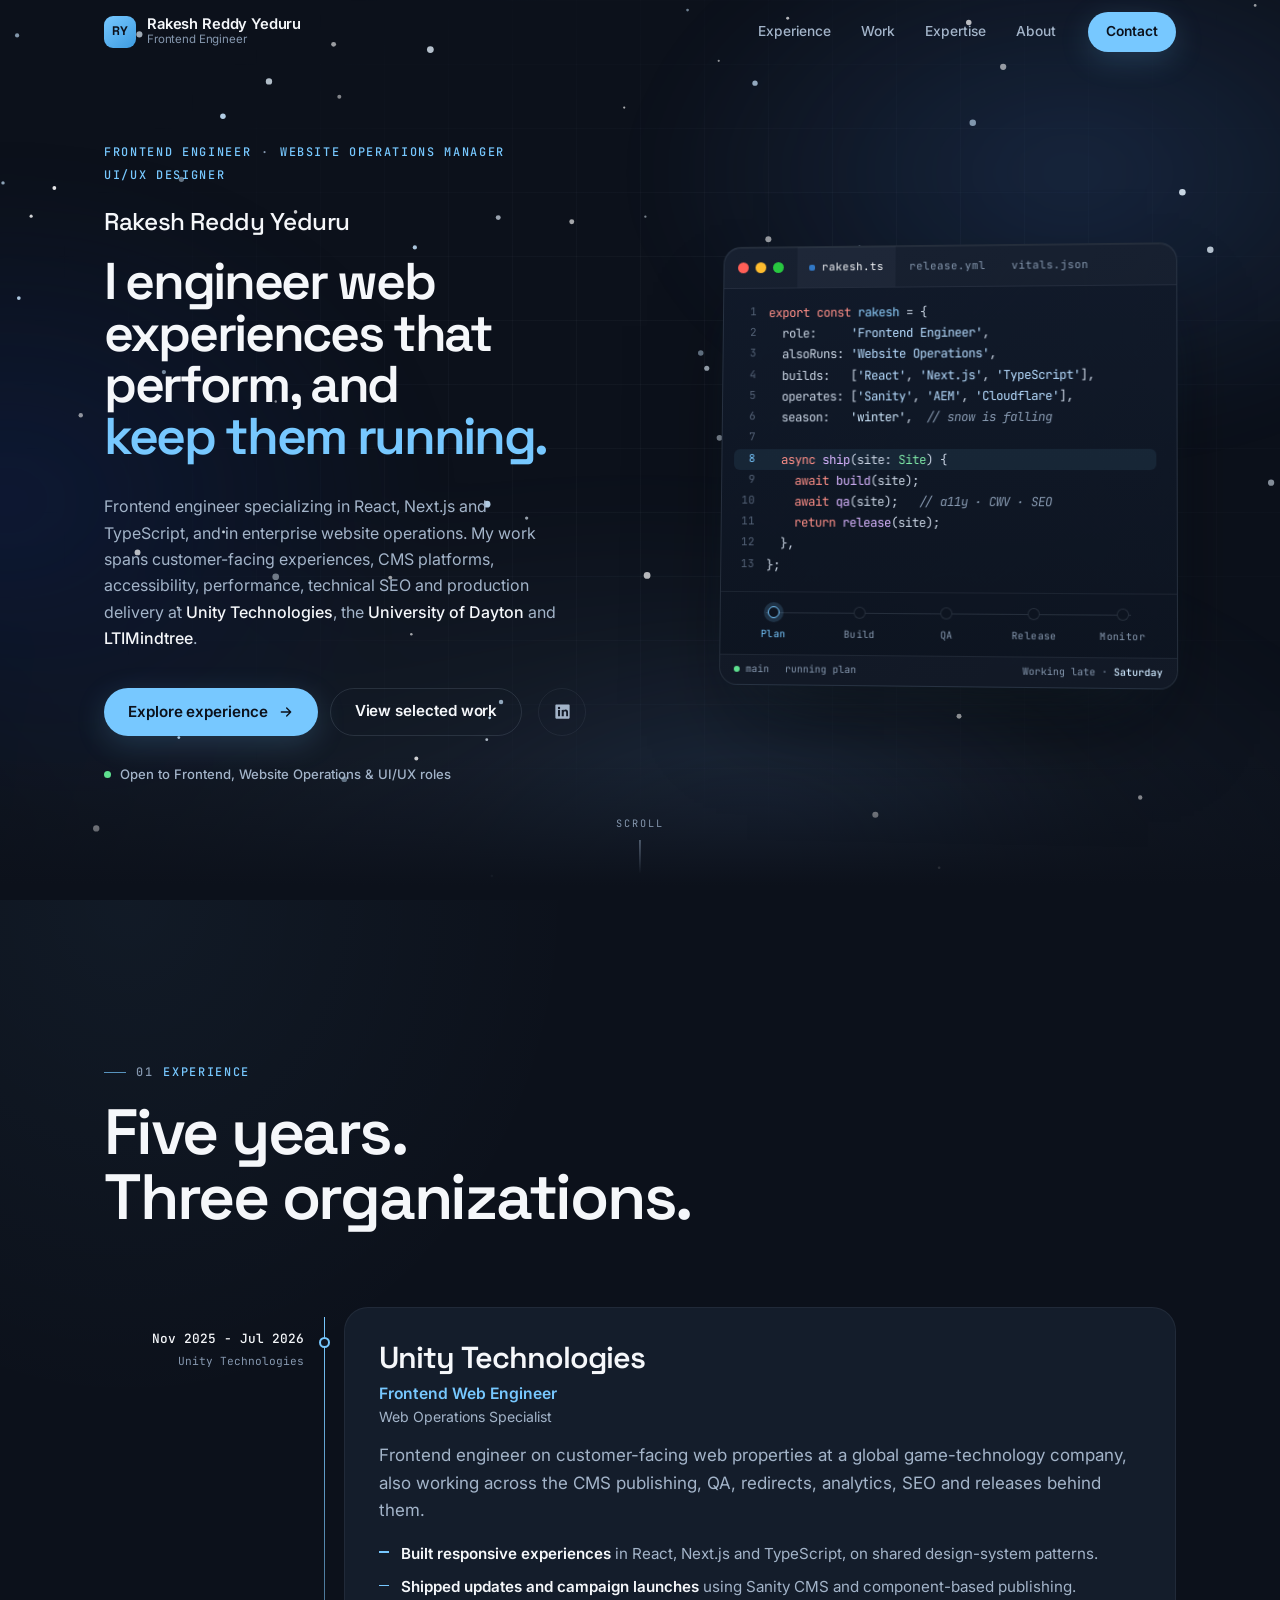
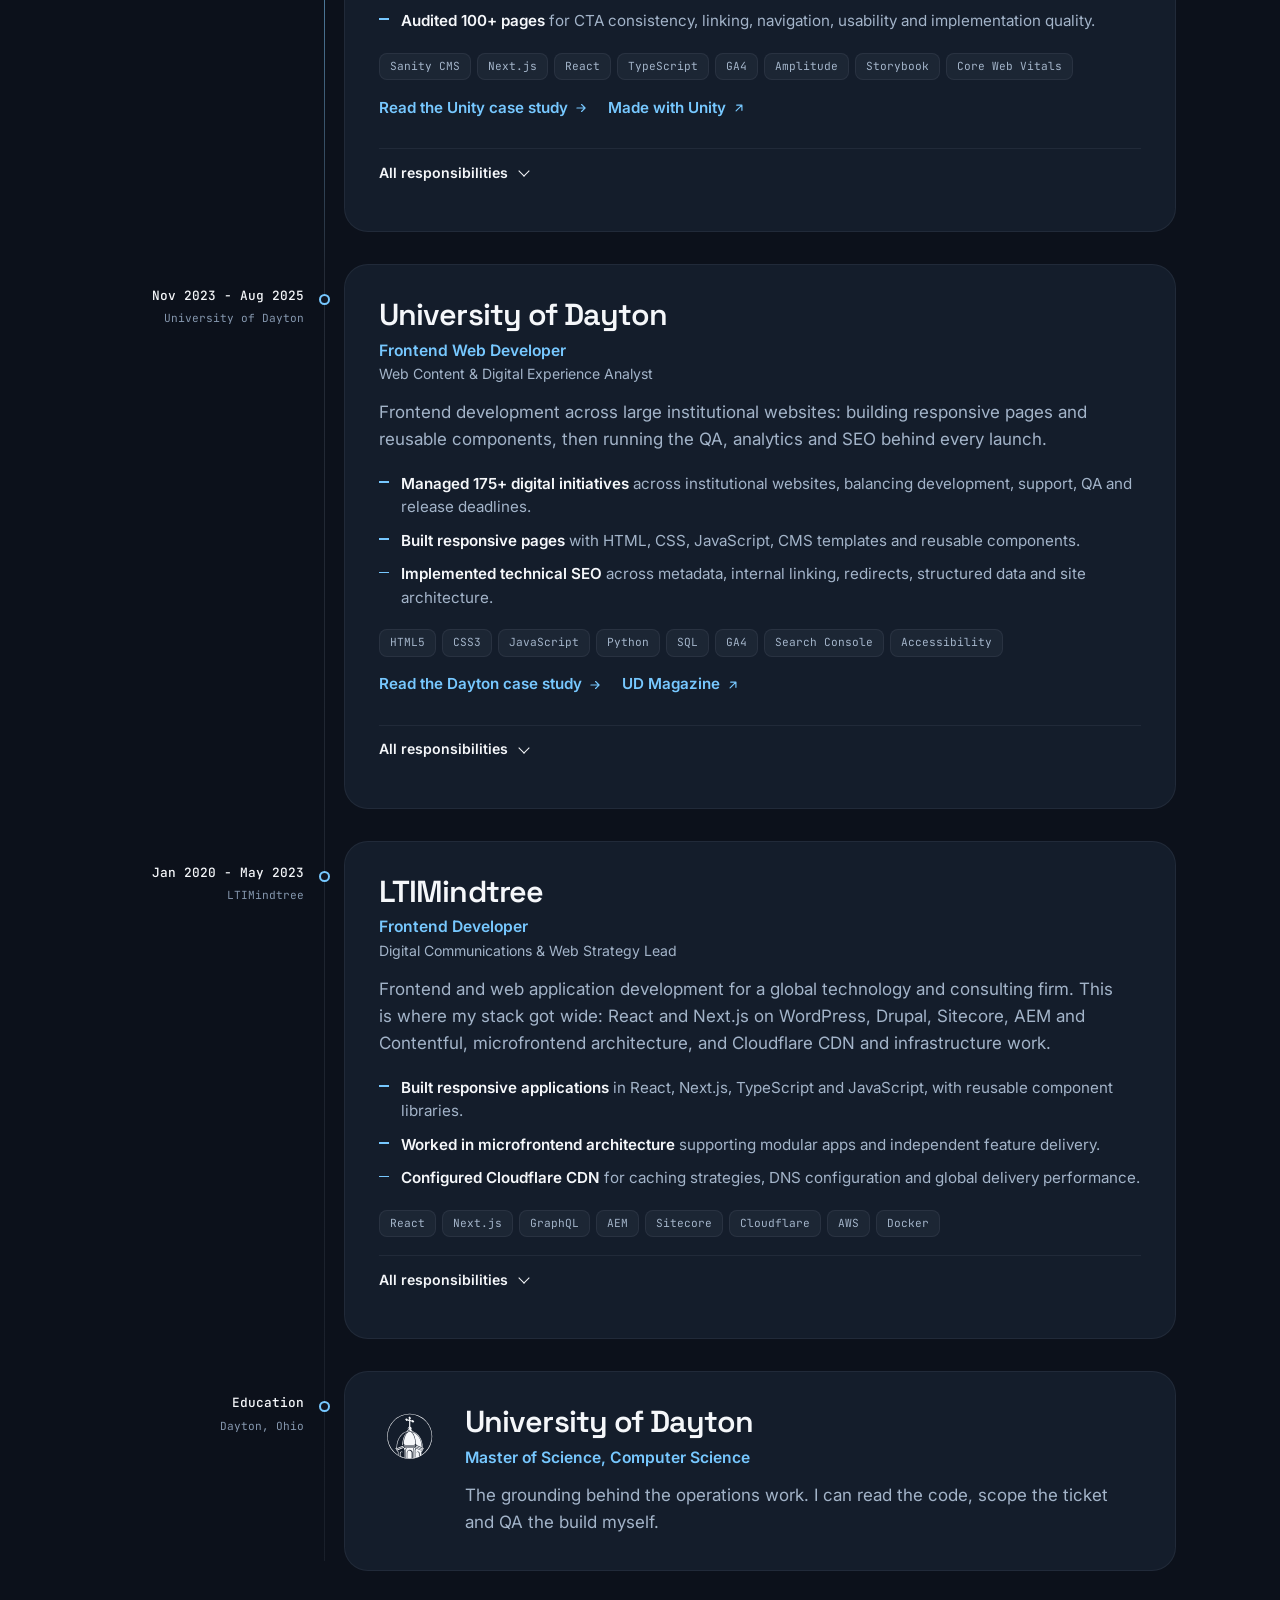
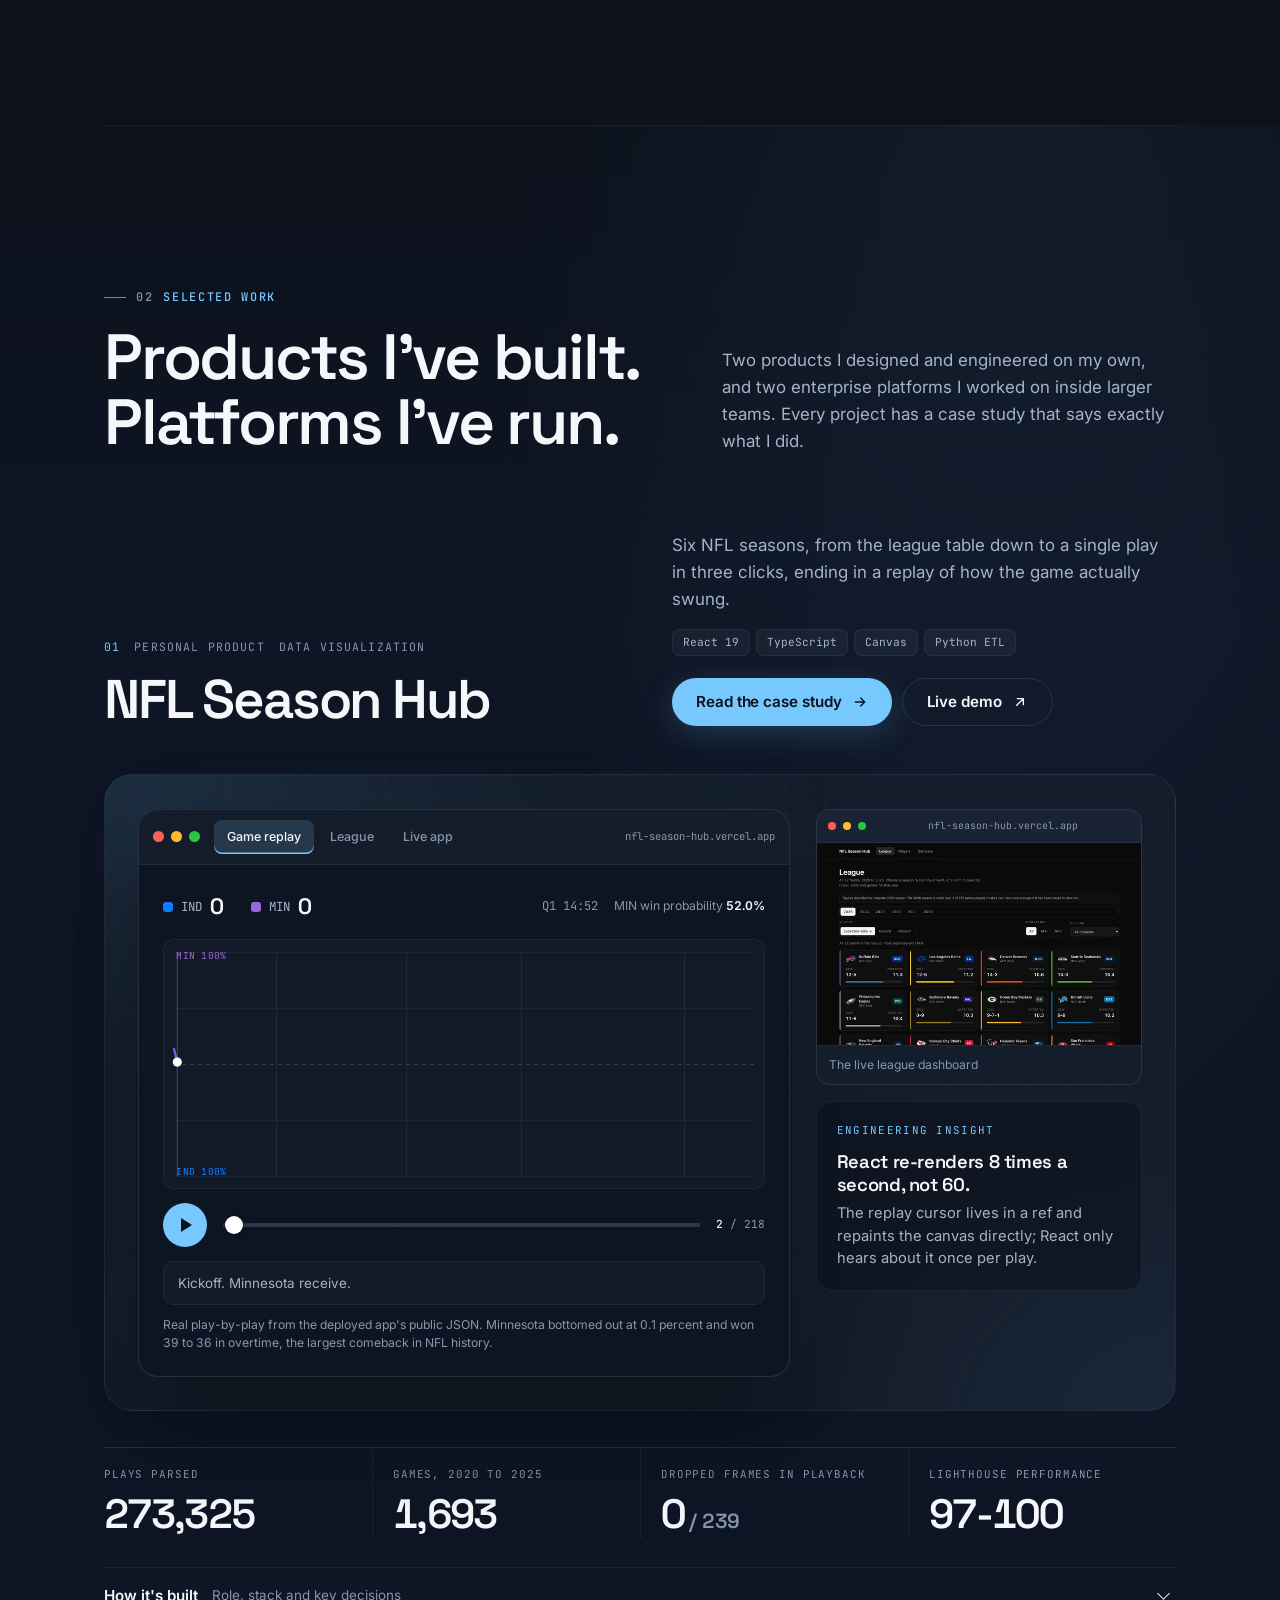
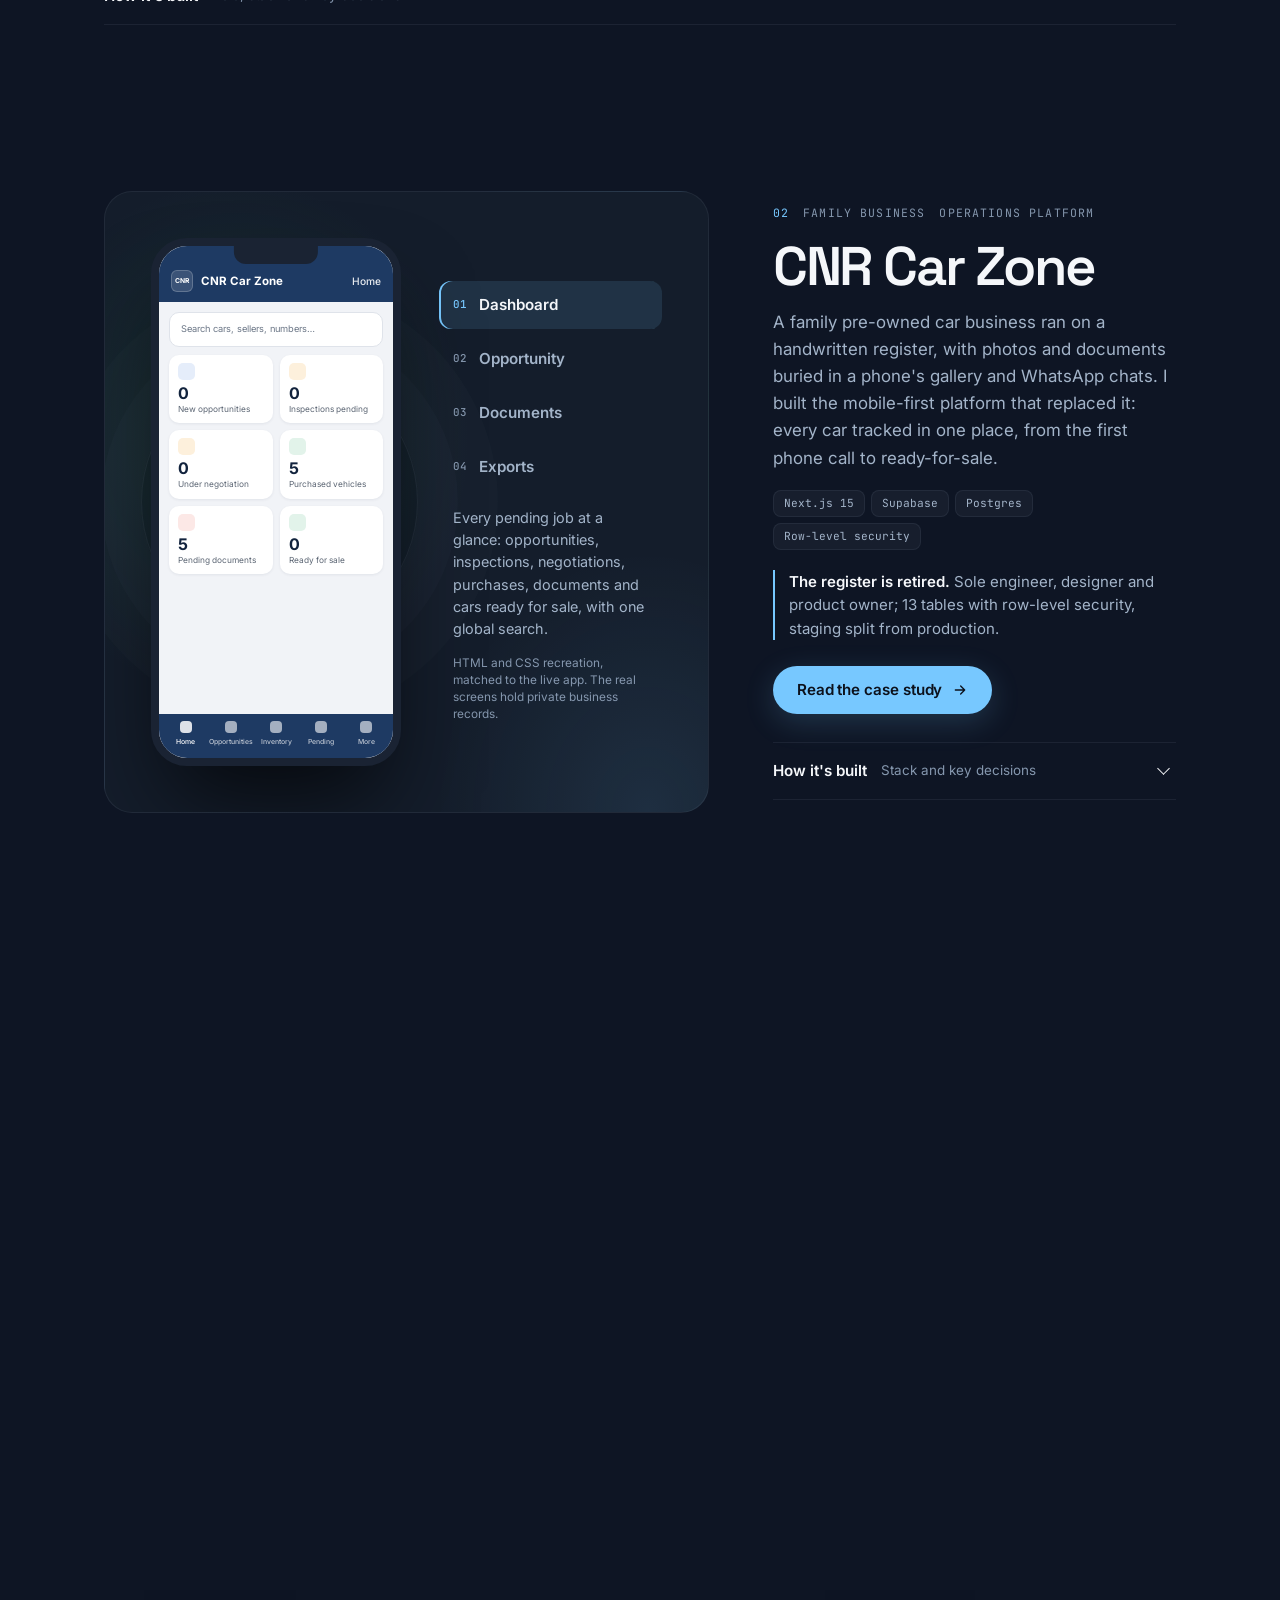
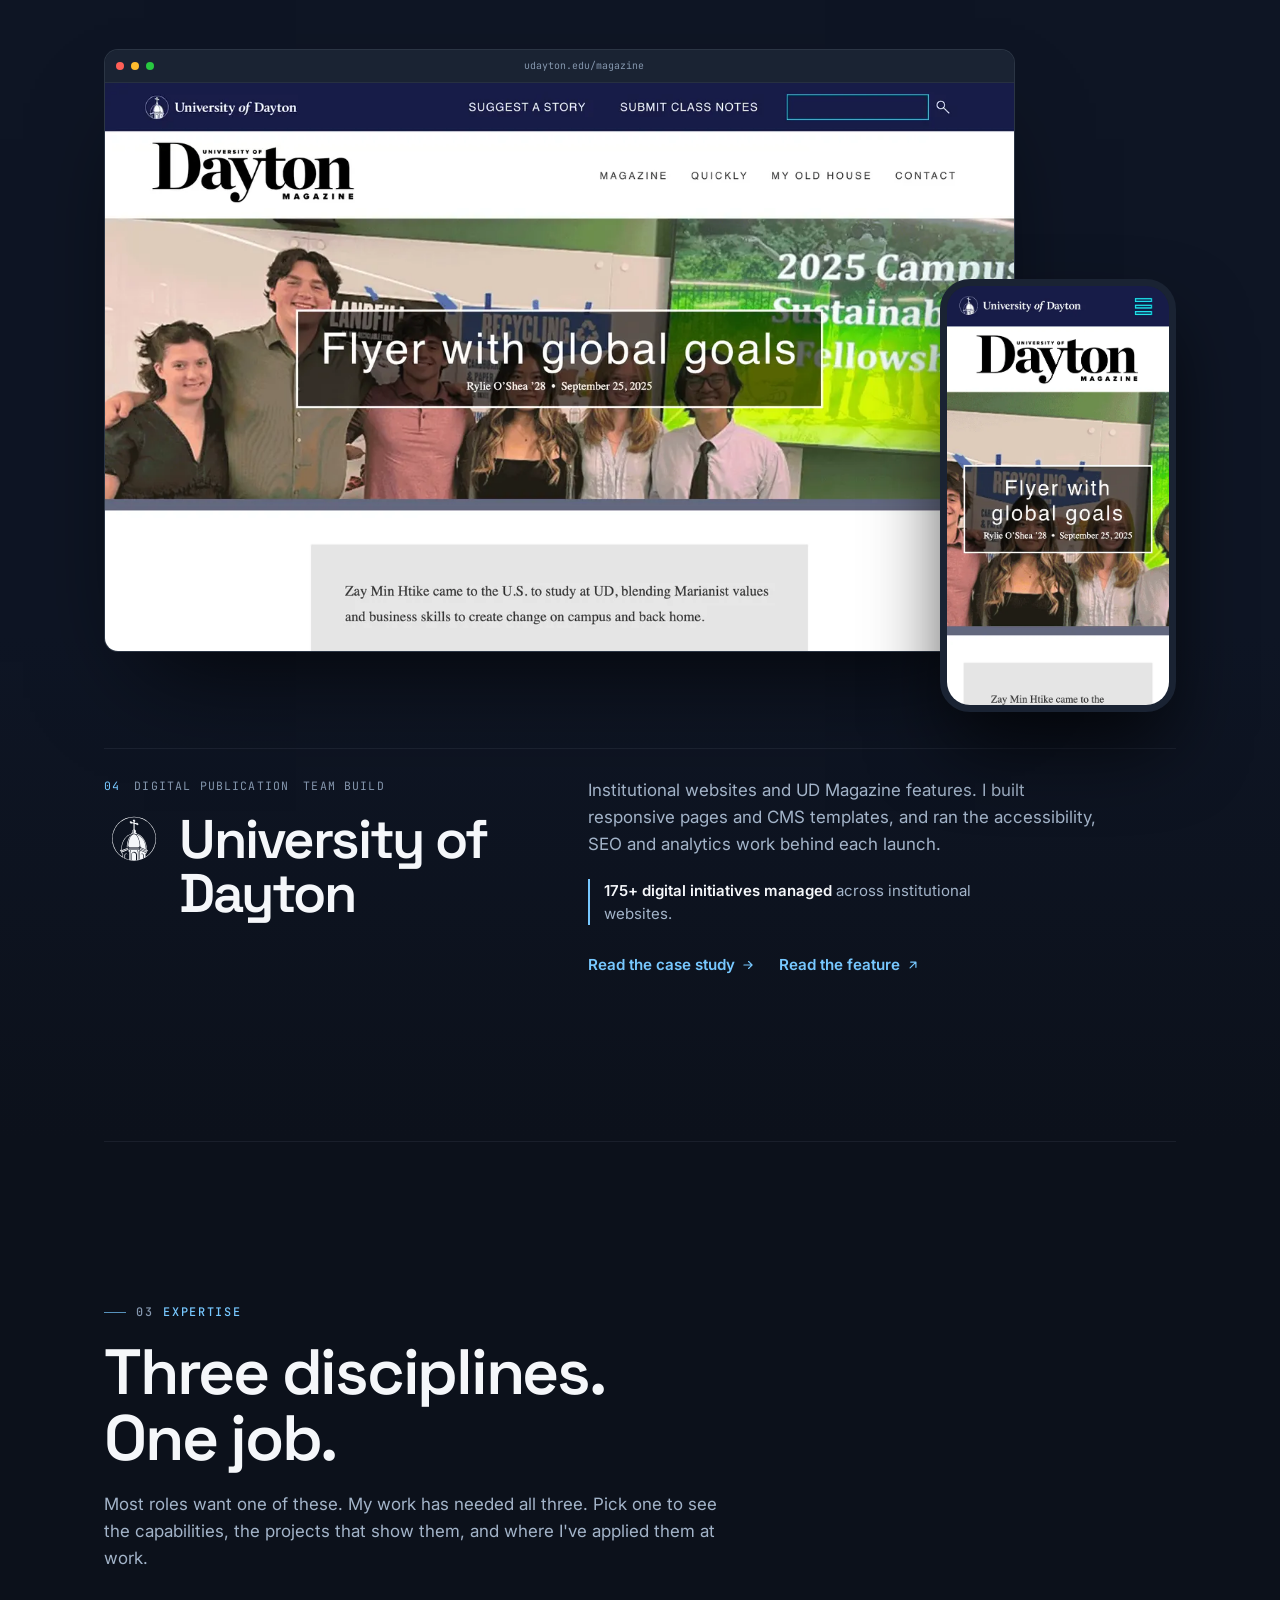
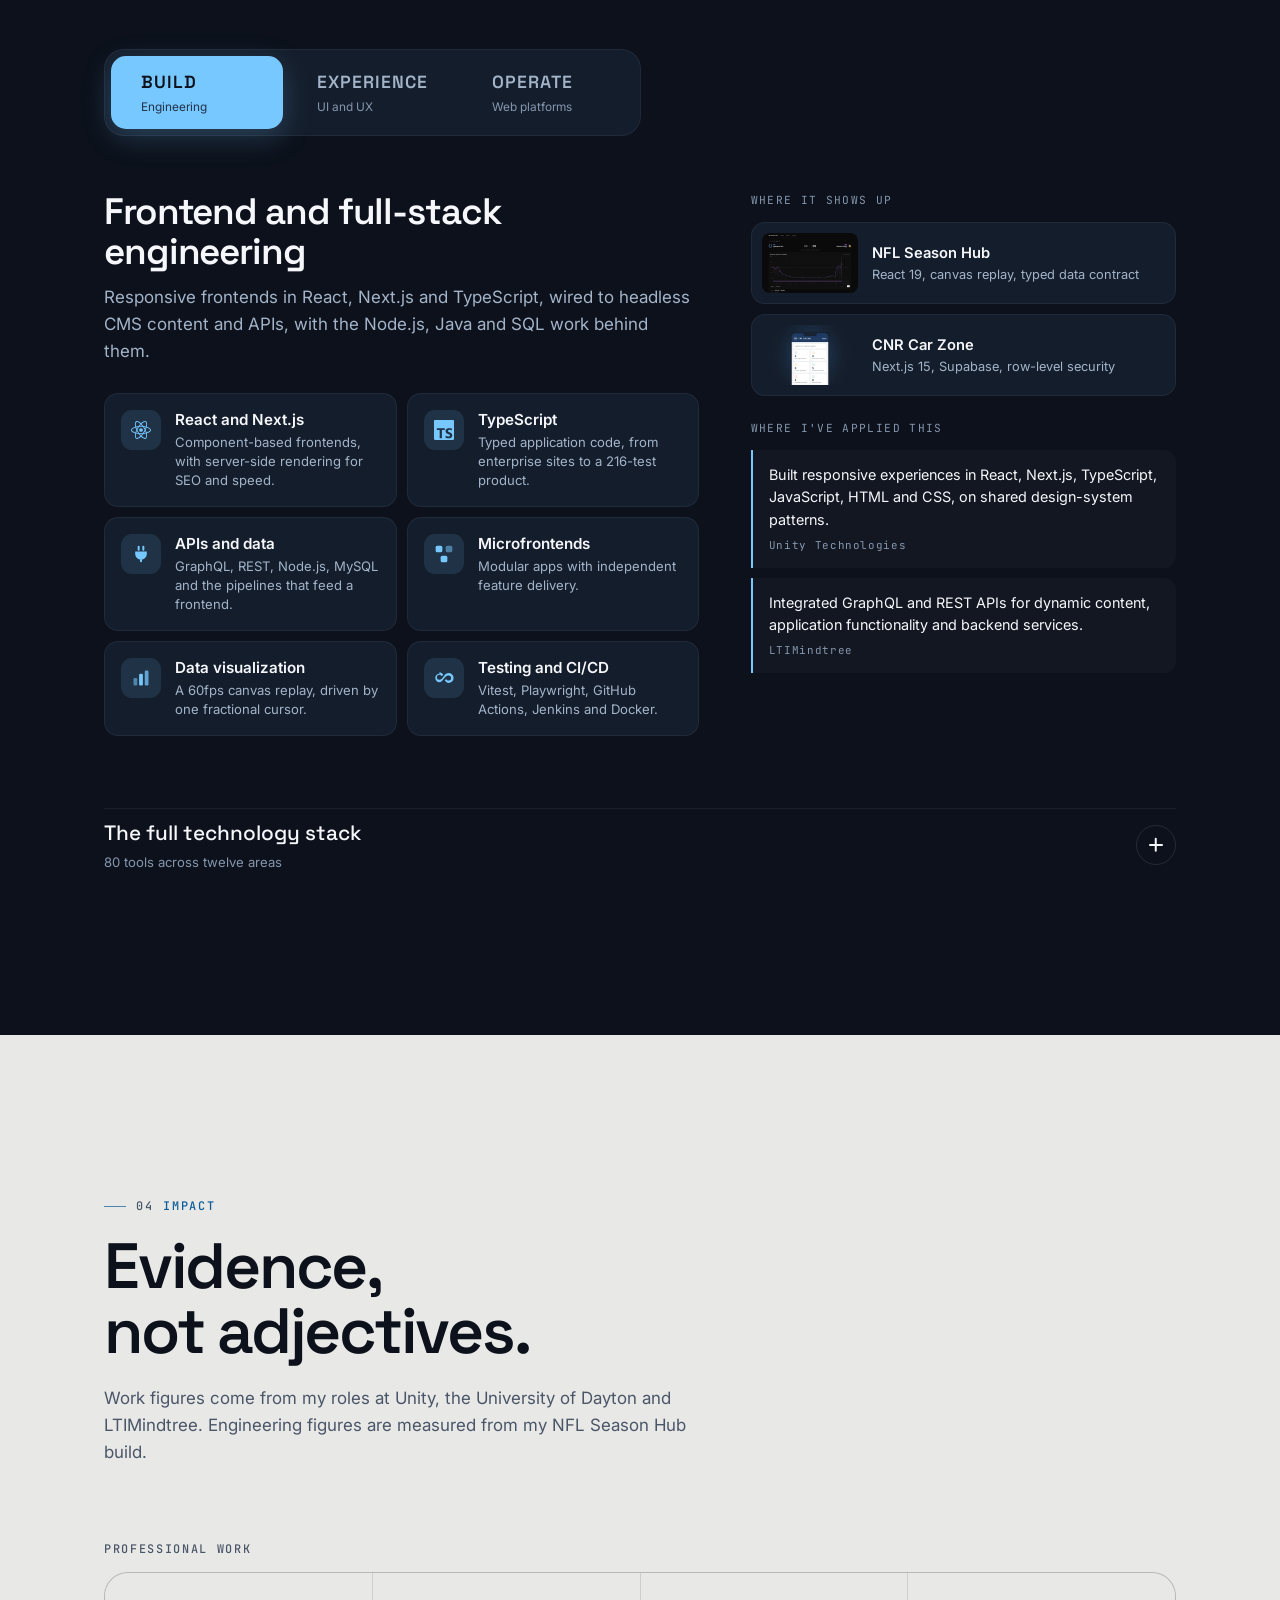
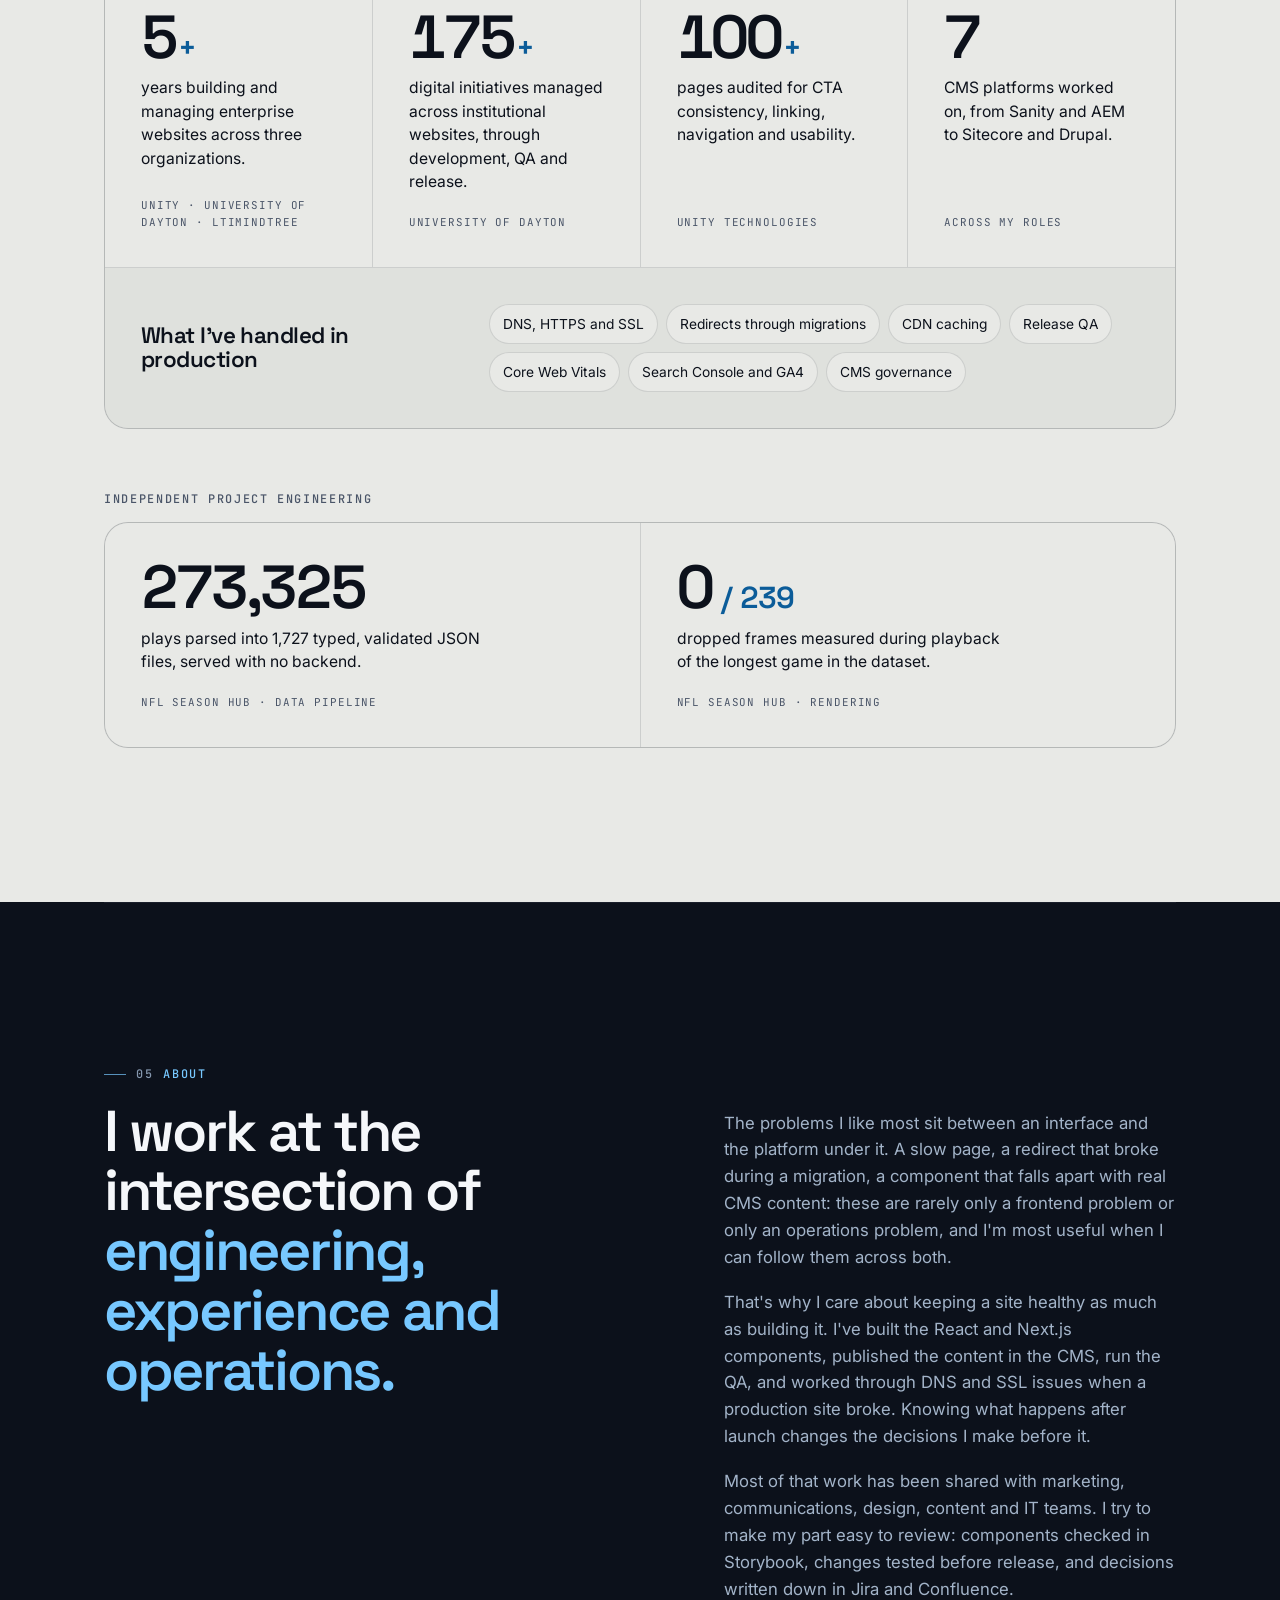
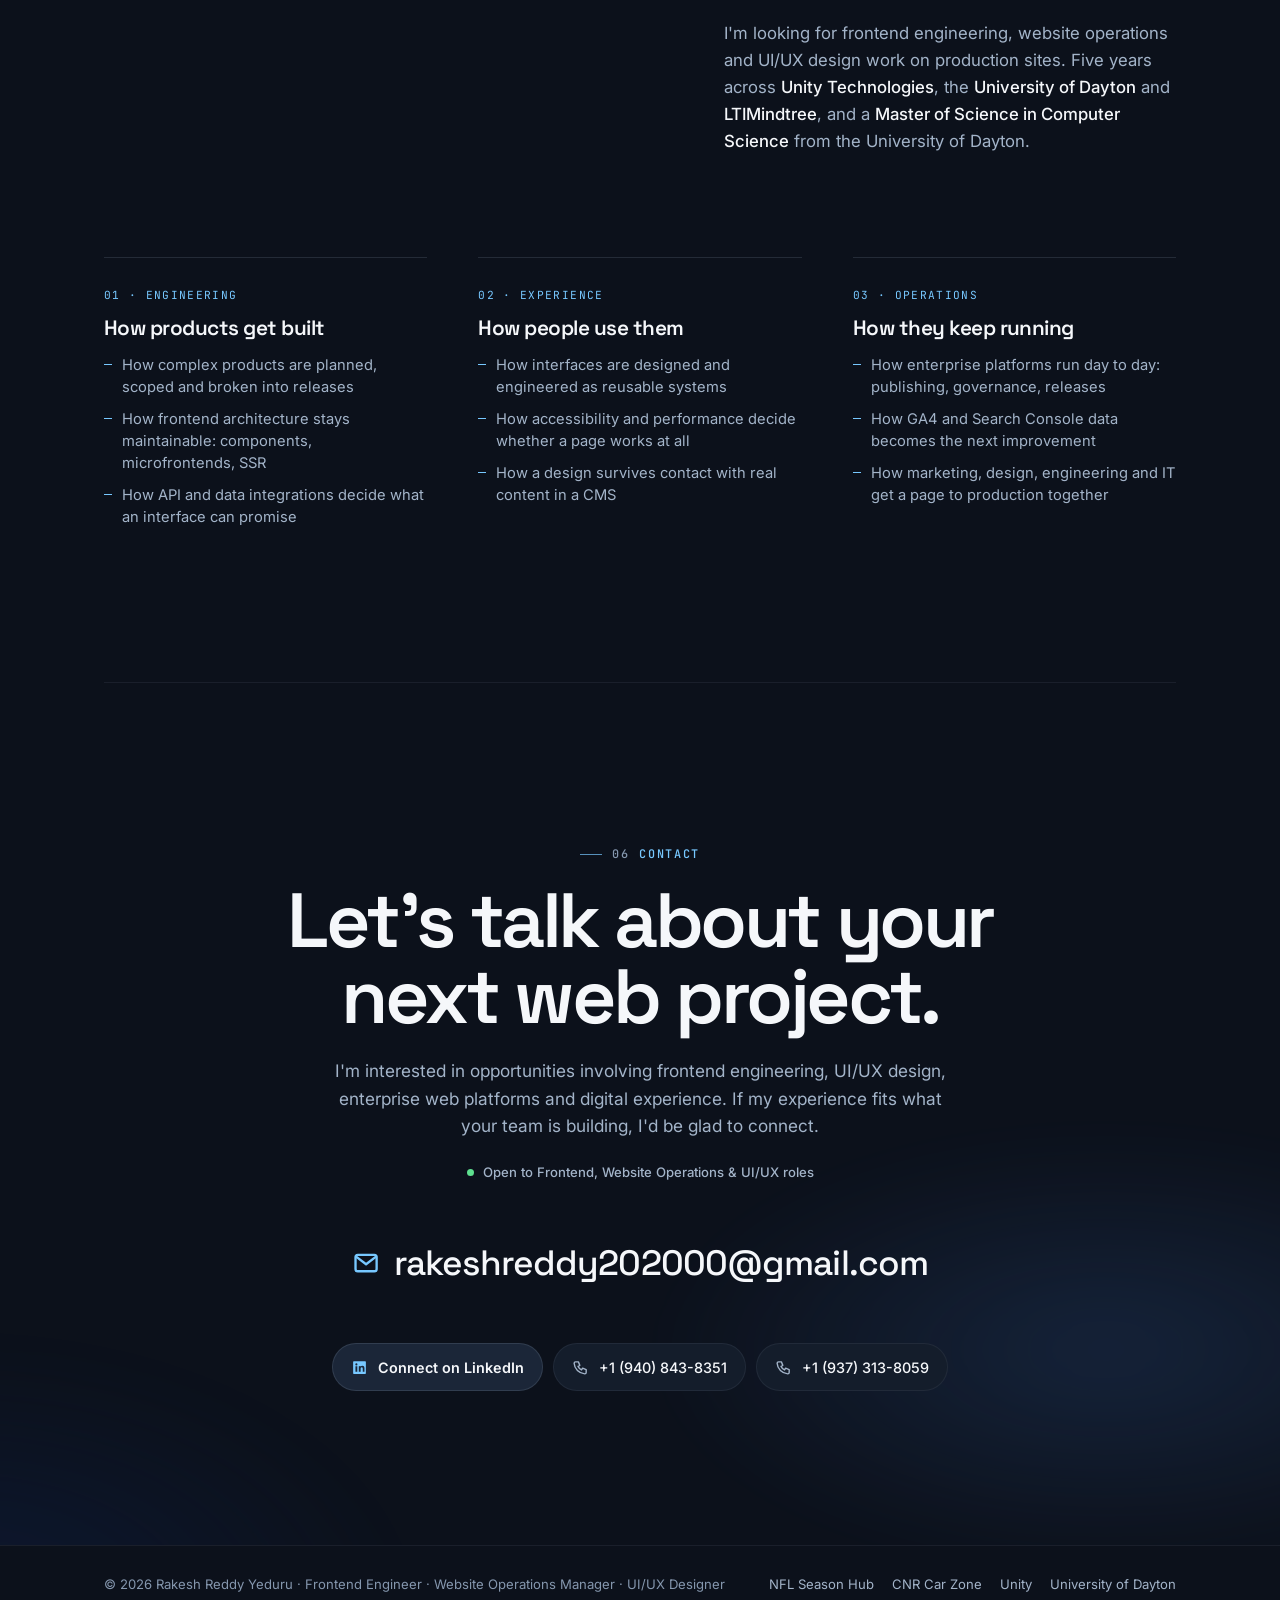
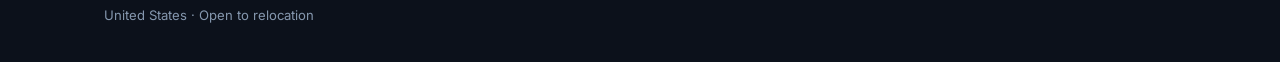
<file: index.html>
<!DOCTYPE html>
<html lang="en" class="no-js">
<head>
<meta charset="utf-8" />
<meta name="viewport" content="width=device-width, initial-scale=1, viewport-fit=cover" />
<script>document.documentElement.className="js";</script>
<title>Rakesh Reddy Yeduru | Frontend Engineer, Website Operations Manager &amp; UI/UX Designer</title>
<meta name="description" content="Frontend engineer and UI/UX designer specializing in React, Next.js and TypeScript and in enterprise website operations: CMS platforms, accessibility, performance, technical SEO and production delivery at Unity Technologies, the University of Dayton and LTIMindtree." />
<link rel="canonical" href="https://rakesh0710.github.io/Rakesh_Portfolio/" />
<meta name="theme-color" content="#0c111b" />
<link rel="icon" href="data:image/svg+xml,<svg xmlns='http://www.w3.org/2000/svg' viewBox='0 0 64 64'><rect width='64' height='64' rx='15' fill='%2377c8ff'/><text x='32' y='43' font-family='Helvetica,Arial,sans-serif' font-size='28' font-weight='bold' fill='%230c111b' text-anchor='middle'>RY</text></svg>" />

<!-- Link preview. og:image MUST be absolute. Update these URLs if the repo is ever renamed. -->
<meta property="og:type" content="website" />
<meta property="og:site_name" content="Rakesh Reddy Yeduru" />
<meta property="og:url" content="https://rakesh0710.github.io/Rakesh_Portfolio/" />
<meta property="og:title" content="Rakesh Reddy Yeduru | Frontend Engineer, Website Operations Manager &amp; UI/UX Designer" />
<meta property="og:description" content="I engineer web experiences that perform, and keep them running. Frontend engineering and website operations at Unity Technologies, the University of Dayton and LTIMindtree." />
<meta property="og:image" content="https://rakesh0710.github.io/Rakesh_Portfolio/og.png" />
<meta property="og:image:width" content="1200" />
<meta property="og:image:height" content="630" />
<meta name="twitter:card" content="summary_large_image" />

<link rel="preconnect" href="https://fonts.googleapis.com">
<link rel="preconnect" href="https://fonts.gstatic.com" crossorigin>
<link href="https://fonts.googleapis.com/css2?family=Inter:wght@400;500;600&family=JetBrains+Mono:wght@400;500&family=Space+Grotesk:wght@500;600;700&display=swap" rel="stylesheet">
<link rel="stylesheet" href="styles.css">

<script type="application/ld+json">
{
  "@context": "https://schema.org",
  "@type": "Person",
  "name": "Rakesh Reddy Yeduru",
  "url": "https://rakesh0710.github.io/Rakesh_Portfolio/",
  "jobTitle": ["Frontend Engineer", "Website Operations Manager", "UI/UX Designer"],
  "email": "mailto:rakeshreddy202000@gmail.com",
  "alumniOf": { "@type": "CollegeOrUniversity", "name": "University of Dayton" },
  "sameAs": ["https://www.linkedin.com/in/rakeshyeduru/"],
  "knowsAbout": ["React", "Next.js", "TypeScript", "Frontend engineering", "Enterprise CMS", "Technical SEO", "Web performance", "Accessibility", "Website operations"]
}
</script>
</head>
<body>
<svg class="sprite" aria-hidden="true" focusable="false" width="0" height="0" style="position:absolute"><symbol id="i-adobe" viewBox="0 0 24 24" fill="currentColor"><path d="M13.966 22.624l-1.69-4.281H8.122l3.892-9.144 5.662 13.425zM8.884 1.376H0v21.248zm15.116 0h-8.884L24 22.624Z"/></symbol><symbol id="i-amazonwebservices" viewBox="0 0 24 24" fill="currentColor"><path d="M6.763 10.036c0 .296.032.535.088.71.064.176.144.368.256.576.04.063.056.127.056.183 0 .08-.048.16-.152.24l-.503.335a.383.383 0 0 1-.208.072c-.08 0-.16-.04-.239-.112a2.47 2.47 0 0 1-.287-.375 6.18 6.18 0 0 1-.248-.471c-.622.734-1.405 1.101-2.347 1.101-.67 0-1.205-.191-1.596-.574-.391-.384-.59-.894-.59-1.533 0-.678.239-1.23.726-1.644.487-.415 1.133-.623 1.955-.623.272 0 .551.024.846.064.296.04.6.104.918.176v-.583c0-.607-.127-1.03-.375-1.277-.255-.248-.686-.367-1.3-.367-.28 0-.568.031-.863.103-.295.072-.583.16-.862.272a2.287 2.287 0 0 1-.28.104.488.488 0 0 1-.127.023c-.112 0-.168-.08-.168-.247v-.391c0-.128.016-.224.056-.28a.597.597 0 0 1 .224-.167c.279-.144.614-.264 1.005-.36a4.84 4.84 0 0 1 1.246-.151c.95 0 1.644.216 2.091.647.439.43.662 1.085.662 1.963v2.586zm-3.24 1.214c.263 0 .534-.048.822-.144.287-.096.543-.271.758-.51.128-.152.224-.32.272-.512.047-.191.08-.423.08-.694v-.335a6.66 6.66 0 0 0-.735-.136 6.02 6.02 0 0 0-.75-.048c-.535 0-.926.104-1.19.32-.263.215-.39.518-.39.917 0 .375.095.655.295.846.191.2.47.296.838.296zm6.41.862c-.144 0-.24-.024-.304-.08-.064-.048-.12-.16-.168-.311L7.586 5.55a1.398 1.398 0 0 1-.072-.32c0-.128.064-.2.191-.2h.783c.151 0 .255.025.31.08.065.048.113.16.16.312l1.342 5.284 1.245-5.284c.04-.16.088-.264.151-.312a.549.549 0 0 1 .32-.08h.638c.152 0 .256.025.32.08.063.048.12.16.151.312l1.261 5.348 1.381-5.348c.048-.16.104-.264.16-.312a.52.52 0 0 1 .311-.08h.743c.127 0 .2.065.2.2 0 .04-.009.08-.017.128a1.137 1.137 0 0 1-.056.2l-1.923 6.17c-.048.16-.104.263-.168.311a.51.51 0 0 1-.303.08h-.687c-.151 0-.255-.024-.32-.08-.063-.056-.119-.16-.15-.32l-1.238-5.148-1.23 5.14c-.04.16-.087.264-.15.32-.065.056-.177.08-.32.08zm10.256.215c-.415 0-.83-.048-1.229-.143-.399-.096-.71-.2-.918-.32-.128-.071-.215-.151-.247-.223a.563.563 0 0 1-.048-.224v-.407c0-.167.064-.247.183-.247.048 0 .096.008.144.024.048.016.12.048.2.08.271.12.566.215.878.279.319.064.63.096.95.096.502 0 .894-.088 1.165-.264a.86.86 0 0 0 .415-.758.777.777 0 0 0-.215-.559c-.144-.151-.416-.287-.807-.415l-1.157-.36c-.583-.183-1.014-.454-1.277-.813a1.902 1.902 0 0 1-.4-1.158c0-.335.073-.63.216-.886.144-.255.335-.479.575-.654.24-.184.51-.32.83-.415.32-.096.655-.136 1.006-.136.175 0 .359.008.535.032.183.024.35.056.518.088.16.04.312.08.455.127.144.048.256.096.336.144a.69.69 0 0 1 .24.2.43.43 0 0 1 .071.263v.375c0 .168-.064.256-.184.256a.83.83 0 0 1-.303-.096 3.652 3.652 0 0 0-1.532-.311c-.455 0-.815.071-1.062.223-.248.152-.375.383-.375.71 0 .224.08.416.24.567.159.152.454.304.877.44l1.134.358c.574.184.99.44 1.237.767.247.327.367.702.367 1.117 0 .343-.072.655-.207.926-.144.272-.336.511-.583.703-.248.2-.543.343-.886.447-.36.111-.734.167-1.142.167zM21.698 16.207c-2.626 1.94-6.442 2.969-9.722 2.969-4.598 0-8.74-1.7-11.87-4.526-.247-.223-.024-.527.272-.351 3.384 1.963 7.559 3.153 11.877 3.153 2.914 0 6.114-.607 9.06-1.852.439-.2.814.287.383.607zM22.792 14.961c-.336-.43-2.22-.207-3.074-.103-.255.032-.295-.192-.063-.36 1.5-1.053 3.967-.75 4.254-.399.287.36-.08 2.826-1.485 4.007-.215.184-.423.088-.327-.151.32-.79 1.03-2.57.695-2.994z"/></symbol><symbol id="i-apache" viewBox="0 0 24 24" fill="currentColor"><path d="M17.805 2.197v.066h.156v.44h.072v-.44h.156v-.066zm.9 0l-.175.353-.172-.353h-.087v.506h.067V2.3l.172.35h.045l.172-.35v.404h.066v-.506zm-4.257 1c-.204.31-.424.66-.66 1.06l-.04.062a44.457 44.457 0 00-1.265 2.29c-.187.36-.38.742-.577 1.146l2.267-.25c.66-.302.955-.578 1.242-.976a15.5 15.5 0 00.23-.342c.23-.363.46-.763.663-1.16.197-.386.37-.767.505-1.11.083-.22.15-.422.198-.6.042-.158.074-.307.1-.45-.884.15-1.965.295-2.668.33zM11.894 7.78l-.077.16c-.078.16-.157.32-.236.488-.086.18-.172.364-.26.552l-.132.287a75.265 75.265 0 00-1.427 3.3c-.163.397-.327.807-.493 1.23-.15.38-.297.765-.45 1.164l-.02.06c-.15.396-.3.802-.453 1.22l-.01.027.72-.08a.213.213 0 01-.042-.006c.863-.106 2.01-.75 2.75-1.547.342-.367.652-.8.94-1.306.213-.377.413-.795.604-1.258.168-.405.328-.843.48-1.318-.196.105-.423.18-.673.235a2.184 2.184 0 01-.273.046c.806-.31 1.314-.905 1.683-1.64a2.816 2.816 0 01-.968.428c-.06.012-.116.022-.174.03l-.043.006h.002c.278-.118.514-.248.718-.403a2.571 2.571 0 00.637-.698l.063-.104.077-.154a8.107 8.107 0 00.367-.85l.03-.088a3.04 3.04 0 00.123-.463.733.733 0 01-.094.065c-.243.145-.66.277-.996.34l.663-.074-.664.073h-.017l-.1.017c.006-.003.01-.006.017-.008l-2.265.25-.013.022zM8.27 16.45c-.117.323-.236.654-.355.992l-.005.015c-.016.046-.032.094-.05.142-.08.227-.15.432-.31.9.264.12.475.435.675.793a1.44 1.44 0 00-.466-.99c1.293.06 2.41-.27 2.99-1.217.05-.084.096-.173.14-.268-.26.333-.59.474-1.2.44 0 0-.004 0-.005.002l.004-.002c.9-.404 1.354-.79 1.754-1.433.094-.153.186-.32.28-.503-.788.81-1.702 1.04-2.664.865l-.72.078a6.43 6.43 0 00-.067.183zM15.42.112c-.376.222-1 .85-1.748 1.763l.686 1.294c.48-.687.97-1.307 1.462-1.836l.058-.062c-.02.02-.04.04-.057.062-.16.176-.644.74-1.375 1.863.703-.035 1.784-.18 2.666-.33.262-1.47-.258-2.142-.258-2.142s-.66-1.07-1.436-.61zm-3.084 6.402a40.253 40.253 0 011.306-2.26l.04-.064c.224-.352.45-.693.677-1.02l-.685-1.293-.157.192c-.197.245-.403.51-.613.79a39.853 39.853 0 00-2.016 2.97l-.022.038.893 1.763c.19-.378.38-.752.575-1.118zm-3.73 8.32c.158-.406.319-.81.483-1.225.156-.394.32-.79.484-1.19a91.133 91.133 0 011.6-3.604l.205-.424c.12-.243.237-.485.36-.724a.125.125 0 01.02-.04l-.895-1.763-.044.07c-.207.34-.414.687-.617 1.042a38.056 38.056 0 00-1.092 2.04l-.094.193a24.573 24.573 0 00-1.258 3.087 18.492 18.492 0 00-.52 1.997l.896 1.77c.117-.317.24-.638.364-.963zm-1.376-.476a13.38 13.38 0 00-.234 1.692c0 .02-.004.04-.005.06-.28-.45-1.03-.888-1.026-.884.537.778.944 1.55 1.005 2.31-.29.058-.684-.027-1.14-.195.475.436.83.556.97.588-.434.03-.89.328-1.346.67.668-.27 1.21-.38 1.596-.29-.61 1.74-1.23 3.655-1.843 5.69a.538.538 0 00.364-.354c.11-.368.84-2.786 1.978-5.965l.097-.27.028-.078c.12-.332.246-.672.374-1.02l.09-.237v-.004L7.24 14.3c-.003.02-.01.04-.012.06z"/></symbol><symbol id="i-badge" viewBox="0 0 24 24" fill="currentColor"><circle cx="12" cy="12" r="10"/><path d="m7.5 12.5 3 3 6-6.5" fill="none" stroke="#fff" stroke-width="2.4" stroke-linecap="round" stroke-linejoin="round"/></symbol><symbol id="i-bolt" viewBox="0 0 24 24" fill="currentColor"><path d="M13.5 2 4 13.5h6L9.5 22 20 10h-6.6z"/></symbol><symbol id="i-browser" viewBox="0 0 24 24" fill="currentColor"><rect x="2" y="3" width="20" height="18" rx="3" fill="none" stroke="currentColor" stroke-width="2.2"/><path d="M2 8.5h20" stroke="currentColor" stroke-width="2.2"/><circle cx="5.8" cy="5.8" r="1.1"/></symbol><symbol id="i-cache" viewBox="0 0 24 24" fill="currentColor"><rect x="2" y="3" width="20" height="6" rx="2"/><rect x="2" y="11" width="20" height="6" rx="2" opacity=".6"/><rect x="5" y="19" width="14" height="3" rx="1.5" opacity=".35"/></symbol><symbol id="i-chart" viewBox="0 0 24 24" fill="currentColor"><rect x="3" y="12" width="4.5" height="9" rx="1.5" opacity=".55"/><rect x="9.75" y="7" width="4.5" height="14" rx="1.5"/><rect x="16.5" y="3" width="4.5" height="18" rx="1.5" opacity=".75"/></symbol><symbol id="i-click" viewBox="0 0 24 24" fill="currentColor"><path d="M6 3.5 19.5 10l-5.6 1.9L11 18z"/><path d="M13 14.5 18 21" stroke="currentColor" stroke-width="2.6" stroke-linecap="round"/></symbol><symbol id="i-cloudflare" viewBox="0 0 24 24" fill="currentColor"><path d="M16.5088 16.8447c.1475-.5068.0908-.9707-.1553-1.3154-.2246-.3164-.6045-.499-1.0615-.5205l-8.6592-.1123a.1559.1559 0 0 1-.1333-.0713c-.0283-.042-.0351-.0986-.021-.1553.0278-.084.1123-.1484.2036-.1562l8.7359-.1123c1.0351-.0489 2.1601-.8868 2.5537-1.9136l.499-1.3013c.0215-.0561.0293-.1128.0147-.168-.5625-2.5463-2.835-4.4453-5.5499-4.4453-2.5039 0-4.6284 1.6177-5.3876 3.8614-.4927-.3658-1.1187-.5625-1.794-.499-1.2026.119-2.1665 1.083-2.2861 2.2856-.0283.31-.0069.6128.0635.894C1.5683 13.171 0 14.7754 0 16.752c0 .1748.0142.3515.0352.5273.0141.083.0844.1475.1689.1475h15.9814c.0909 0 .1758-.0645.2032-.1553l.12-.4268zm2.7568-5.5634c-.0771 0-.1611 0-.2383.0112-.0566 0-.1054.0415-.127.0976l-.3378 1.1744c-.1475.5068-.0918.9707.1543 1.3164.2256.3164.6055.498 1.0625.5195l1.8437.1133c.0557 0 .1055.0263.1329.0703.0283.043.0351.1074.0214.1562-.0283.084-.1132.1485-.204.1553l-1.921.1123c-1.041.0488-2.1582.8867-2.5527 1.914l-.1406.3585c-.0283.0713.0215.1416.0986.1416h6.5977c.0771 0 .1474-.0489.169-.126.1122-.4082.1757-.837.1757-1.2803 0-2.6025-2.125-4.727-4.7344-4.727"/></symbol><symbol id="i-code" viewBox="0 0 24 24" fill="currentColor"><path d="M8.2 5.4 2 12l6.2 6.6 1.9-1.8L5.7 12l4.4-4.8z"/><path d="m15.8 5.4 6.2 6.6-6.2 6.6-1.9-1.8 4.4-4.8-4.4-4.8z" opacity=".6"/></symbol><symbol id="i-compass" viewBox="0 0 24 24" fill="currentColor"><circle cx="12" cy="12" r="10" fill="none" stroke="currentColor" stroke-width="2.3"/><path d="m16 8-2.2 5.8L8 16l2.2-5.8z"/></symbol><symbol id="i-components" viewBox="0 0 24 24" fill="currentColor"><rect x="2" y="2" width="9" height="9" rx="2"/><rect x="13" y="2" width="9" height="9" rx="2"/><rect x="2" y="13" width="9" height="9" rx="2"/><rect x="13" y="13" width="9" height="9" rx="2" opacity=".45"/></symbol><symbol id="i-confluence" viewBox="0 0 24 24" fill="currentColor"><path d="M.87 18.257c-.248.382-.53.875-.763 1.245a.764.764 0 0 0 .255 1.04l4.965 3.054a.764.764 0 0 0 1.058-.26c.199-.332.454-.763.733-1.221 1.967-3.247 3.945-2.853 7.508-1.146l4.957 2.337a.764.764 0 0 0 1.028-.382l2.364-5.346a.764.764 0 0 0-.382-1 599.851 599.851 0 0 1-4.965-2.361C10.911 10.97 5.224 11.185.87 18.257zM23.131 5.743c.249-.405.531-.875.764-1.25a.764.764 0 0 0-.256-1.034L18.675.404a.764.764 0 0 0-1.058.26c-.195.335-.451.763-.734 1.225-1.966 3.246-3.945 2.85-7.508 1.146L4.437.694a.764.764 0 0 0-1.027.382L1.046 6.422a.764.764 0 0 0 .382 1c1.039.49 3.105 1.467 4.965 2.361 6.698 3.246 12.392 3.029 16.738-4.04z"/></symbol><symbol id="i-contentful" viewBox="0 0 24 24" fill="currentColor"><path d="M21.875 16.361c-.043-.048-1.067-1.18-2.365-1.19-.68 0-1.288.283-1.815.858-.773.842-2.35 1.85-4.25 1.921-1.598.059-3.085-.548-4.423-1.805-1.644-1.544-2.155-4.016-1.302-6.297.834-2.23 2.752-3.616 5.131-3.707l.044-.004c.024-.003 2.302-.258 4.325 1.548.17.185 1.154 1.197 2.475 1.228.823.018 1.586-.336 2.27-1.055.602-.632.87-1.342.797-2.112-.154-1.61-1.806-2.876-2.03-3.04-.212-.184-1.878-1.578-4.476-2.294-2.52-.695-6.42-.853-10.685 2.349a7.31 7.31 0 0 0-.557.49c-.28.208-.523.462-.716.753a12.469 12.469 0 0 0-3.064 8.677c.207 6.283 5.265 9.293 5.646 9.51.262.17 2.906 1.81 6.495 1.809 2.106 0 4.538-.565 7.005-2.322.248-.138 1.714-1.012 2.103-2.52.23-.894.042-1.815-.562-2.737l-.046-.06zm-16.932 1.97c0-1.09.887-1.977 1.977-1.977s1.977.886 1.977 1.977c0 1.09-.887 1.977-1.977 1.977s-1.977-.887-1.977-1.977zm.139-13.657c.236-.275.451-.498.628-.67a1.965 1.965 0 0 1 1.088-.329c1.09 0 1.977.887 1.977 1.977S7.888 7.63 6.798 7.63s-1.977-.887-1.977-1.977c0-.356.096-.69.261-.978zM13.249.999c3.954 0 6.657 2.336 6.826 2.486l.043.034c.42.3 1.532 1.301 1.63 2.324.044.469-.126.898-.52 1.313-.477.5-.983.752-1.504.738-.964-.019-1.743-.887-1.76-.905l-.042-.044c-2.292-2.063-4.83-1.855-5.13-1.822a6.82 6.82 0 0 0-3.012.818 3 3 0 0 0-2.34-3.214C9.543 1.45 11.516.999 13.248.999zM3.884 6.34a3 3 0 0 0 2.914 2.31c.122 0 .24-.01.358-.024a7.336 7.336 0 0 0-.39.866c-.75 2.003-.59 4.14.359 5.854-.068-.005-.136-.01-.205-.01a2.999 2.999 0 0 0-2.967 2.6 10.075 10.075 0 0 1-1.7-5.288 11.43 11.43 0 0 1 1.63-6.309zM21.497 18.9c-.3 1.174-1.615 1.89-1.627 1.896l-.058.036c-6.287 4.499-12.137.667-12.382.502l-.036-.022a2.848 2.848 0 0 1-.034-.02 2.998 2.998 0 0 0 2.543-3.228c1.124.64 2.336.951 3.58.906 2.214-.083 4.057-1.264 4.962-2.25.327-.356.67-.53 1.048-.53h.005c.762.004 1.46.688 1.593.826.421.658.558 1.291.406 1.884z"/></symbol><symbol id="i-css3" viewBox="0 0 24 24" fill="currentColor"><path d="M1.5 0h21l-1.91 21.563L11.977 24l-8.565-2.438L1.5 0zm17.09 4.413L5.41 4.41l.213 2.622 10.125.002-.255 2.716h-6.64l.24 2.573h6.182l-.366 3.523-2.91.804-2.956-.81-.188-2.11h-2.61l.29 3.855L12 19.288l5.373-1.53L18.59 4.414z"/></symbol><symbol id="i-database" viewBox="0 0 24 24" fill="currentColor"><ellipse cx="12" cy="5.5" rx="8.5" ry="3.5"/><path d="M3.5 9v4c0 1.9 3.8 3.5 8.5 3.5s8.5-1.6 8.5-3.5V9c0 1.9-3.8 3.5-8.5 3.5S3.5 10.9 3.5 9z" opacity=".75"/><path d="M3.5 15.5v3c0 1.9 3.8 3.5 8.5 3.5s8.5-1.6 8.5-3.5v-3c0 1.9-3.8 3.5-8.5 3.5s-8.5-1.6-8.5-3.5z" opacity=".5"/></symbol><symbol id="i-devices" viewBox="0 0 24 24" fill="currentColor"><rect x="2" y="4" width="14" height="11" rx="2"/><rect x="17" y="9" width="5" height="11" rx="1.6" opacity=".6"/><rect x="6" y="17" width="7" height="2" rx="1" opacity=".6"/></symbol><symbol id="i-docker" viewBox="0 0 24 24" fill="currentColor"><path d="M13.983 11.078h2.119a.186.186 0 00.186-.185V9.006a.186.186 0 00-.186-.186h-2.119a.185.185 0 00-.185.185v1.888c0 .102.083.185.185.185m-2.954-5.43h2.118a.186.186 0 00.186-.186V3.574a.186.186 0 00-.186-.185h-2.118a.185.185 0 00-.185.185v1.888c0 .102.082.185.185.185m0 2.716h2.118a.187.187 0 00.186-.186V6.29a.186.186 0 00-.186-.185h-2.118a.185.185 0 00-.185.185v1.887c0 .102.082.185.185.186m-2.93 0h2.12a.186.186 0 00.184-.186V6.29a.185.185 0 00-.185-.185H8.1a.185.185 0 00-.185.185v1.887c0 .102.083.185.185.186m-2.964 0h2.119a.186.186 0 00.185-.186V6.29a.185.185 0 00-.185-.185H5.136a.186.186 0 00-.186.185v1.887c0 .102.084.185.186.186m5.893 2.715h2.118a.186.186 0 00.186-.185V9.006a.186.186 0 00-.186-.186h-2.118a.185.185 0 00-.185.185v1.888c0 .102.082.185.185.185m-2.93 0h2.12a.185.185 0 00.184-.185V9.006a.185.185 0 00-.184-.186h-2.12a.185.185 0 00-.184.185v1.888c0 .102.083.185.185.185m-2.964 0h2.119a.185.185 0 00.185-.185V9.006a.185.185 0 00-.184-.186h-2.12a.186.186 0 00-.186.186v1.887c0 .102.084.185.186.185m-2.92 0h2.12a.185.185 0 00.184-.185V9.006a.185.185 0 00-.184-.186h-2.12a.185.185 0 00-.184.185v1.888c0 .102.082.185.185.185M23.763 9.89c-.065-.051-.672-.51-1.954-.51-.338.001-.676.03-1.01.087-.248-1.7-1.653-2.53-1.716-2.566l-.344-.199-.226.327c-.284.438-.49.922-.612 1.43-.23.97-.09 1.882.403 2.661-.595.332-1.55.413-1.744.42H.751a.751.751 0 00-.75.748 11.376 11.376 0 00.692 4.062c.545 1.428 1.355 2.48 2.41 3.124 1.18.723 3.1 1.137 5.275 1.137.983.003 1.963-.086 2.93-.266a12.248 12.248 0 003.823-1.389c.98-.567 1.86-1.288 2.61-2.136 1.252-1.418 1.998-2.997 2.553-4.4h.221c1.372 0 2.215-.549 2.68-1.009.309-.293.55-.65.707-1.046l.098-.288Z"/></symbol><symbol id="i-drupal" viewBox="0 0 24 24" fill="currentColor"><path d="M15.78 5.113C14.09 3.425 12.48 1.815 11.998 0c-.48 1.815-2.09 3.425-3.778 5.113-2.534 2.53-5.405 5.4-5.405 9.702a9.184 9.185 0 1018.368 0c0-4.303-2.871-7.171-5.405-9.702M6.72 16.954c-.563-.019-2.64-3.6 1.215-7.416l2.55 2.788a.218.218 0 01-.016.325c-.61.625-3.204 3.227-3.527 4.126-.066.186-.164.18-.222.177M12 21.677a3.158 3.158 0 01-3.158-3.159 3.291 3.291 0 01.787-2.087c.57-.696 2.37-2.655 2.37-2.655s1.774 1.988 2.367 2.649a3.09 3.09 0 01.792 2.093A3.158 3.158 0 0112 21.677m6.046-5.123c-.068.15-.223.398-.431.405-.371.014-.411-.177-.686-.583-.604-.892-5.864-6.39-6.848-7.455-.866-.935-.122-1.595.223-1.94C10.736 6.547 12 5.285 12 5.285s3.766 3.574 5.336 6.016c1.57 2.443 1.029 4.556.71 5.253"/></symbol><symbol id="i-funnel" viewBox="0 0 24 24" fill="currentColor"><path d="M2 4h20l-7.5 8.5V21L9.5 18v-5.5z"/></symbol><symbol id="i-gauge" viewBox="0 0 24 24" fill="currentColor"><path d="M12 3a9 9 0 0 0-9 9 8.9 8.9 0 0 0 1.6 5.1 1.5 1.5 0 0 0 2.5-1.7A5.9 5.9 0 0 1 6 12a6 6 0 0 1 12 0 5.9 5.9 0 0 1-1.1 3.4 1.5 1.5 0 0 0 2.5 1.7A8.9 8.9 0 0 0 21 12a9 9 0 0 0-9-9z"/><path d="M15.6 8.4 11 11.2a1.6 1.6 0 1 0 1.8 2.6l2.8-5.4z"/></symbol><symbol id="i-github" viewBox="0 0 24 24" fill="currentColor"><path d="M12 .297c-6.63 0-12 5.373-12 12 0 5.303 3.438 9.8 8.205 11.385.6.113.82-.258.82-.577 0-.285-.01-1.04-.015-2.04-3.338.724-4.042-1.61-4.042-1.61C4.422 18.07 3.633 17.7 3.633 17.7c-1.087-.744.084-.729.084-.729 1.205.084 1.838 1.236 1.838 1.236 1.07 1.835 2.809 1.305 3.495.998.108-.776.417-1.305.76-1.605-2.665-.3-5.466-1.332-5.466-5.93 0-1.31.465-2.38 1.235-3.22-.135-.303-.54-1.523.105-3.176 0 0 1.005-.322 3.3 1.23.96-.267 1.98-.399 3-.405 1.02.006 2.04.138 3 .405 2.28-1.552 3.285-1.23 3.285-1.23.645 1.653.24 2.873.12 3.176.765.84 1.23 1.91 1.23 3.22 0 4.61-2.805 5.625-5.475 5.92.42.36.81 1.096.81 2.22 0 1.606-.015 2.896-.015 3.286 0 .315.21.69.825.57C20.565 22.092 24 17.592 24 12.297c0-6.627-5.373-12-12-12"/></symbol><symbol id="i-githubactions" viewBox="0 0 24 24" fill="currentColor"><path d="M10.984 13.836a.5.5 0 0 1-.353-.146l-.745-.743a.5.5 0 1 1 .706-.708l.392.391 1.181-1.18a.5.5 0 0 1 .708.707l-1.535 1.533a.504.504 0 0 1-.354.146zm9.353-.147l1.534-1.532a.5.5 0 0 0-.707-.707l-1.181 1.18-.392-.391a.5.5 0 1 0-.706.708l.746.743a.497.497 0 0 0 .706-.001zM4.527 7.452l2.557-1.585A1 1 0 0 0 7.09 4.17L4.533 2.56A1 1 0 0 0 3 3.406v3.196a1.001 1.001 0 0 0 1.527.85zm2.03-2.436L4 6.602V3.406l2.557 1.61zM24 12.5c0 1.93-1.57 3.5-3.5 3.5a3.503 3.503 0 0 1-3.46-3h-2.08a3.503 3.503 0 0 1-3.46 3 3.502 3.502 0 0 1-3.46-3h-.558c-.972 0-1.85-.399-2.482-1.042V17c0 1.654 1.346 3 3 3h.04c.244-1.693 1.7-3 3.46-3 1.93 0 3.5 1.57 3.5 3.5S13.43 24 11.5 24a3.502 3.502 0 0 1-3.46-3H8c-2.206 0-4-1.794-4-4V9.899A5.008 5.008 0 0 1 0 5c0-2.757 2.243-5 5-5s5 2.243 5 5a5.005 5.005 0 0 1-4.952 4.998A2.482 2.482 0 0 0 7.482 12h.558c.244-1.693 1.7-3 3.46-3a3.502 3.502 0 0 1 3.46 3h2.08a3.503 3.503 0 0 1 3.46-3c1.93 0 3.5 1.57 3.5 3.5zm-15 8c0 1.378 1.122 2.5 2.5 2.5s2.5-1.122 2.5-2.5-1.122-2.5-2.5-2.5S9 19.122 9 20.5zM5 9c2.206 0 4-1.794 4-4S7.206 1 5 1 1 2.794 1 5s1.794 4 4 4zm9 3.5c0-1.378-1.122-2.5-2.5-2.5S9 11.122 9 12.5s1.122 2.5 2.5 2.5 2.5-1.122 2.5-2.5zm9 0c0-1.378-1.122-2.5-2.5-2.5S18 11.122 18 12.5s1.122 2.5 2.5 2.5 2.5-1.122 2.5-2.5zm-13 8a.5.5 0 1 0 1 0 .5.5 0 0 0-1 0zm2 0a.5.5 0 1 0 1 0 .5.5 0 0 0-1 0zm12 0c0 1.93-1.57 3.5-3.5 3.5a3.503 3.503 0 0 1-3.46-3.002c-.007.001-.013.005-.021.005l-.506.017h-.017a.5.5 0 0 1-.016-.999l.506-.017c.018-.002.035.006.052.007A3.503 3.503 0 0 1 20.5 17c1.93 0 3.5 1.57 3.5 3.5zm-1 0c0-1.378-1.122-2.5-2.5-2.5S18 19.122 18 20.5s1.122 2.5 2.5 2.5 2.5-1.122 2.5-2.5z"/></symbol><symbol id="i-globe" viewBox="0 0 24 24" fill="currentColor"><path d="M12 2a10 10 0 1 0 0 20 10 10 0 0 0 0-20zm0 2c1.3 0 2.7 2 3.2 5.2H8.8C9.3 6 10.7 4 12 4zM4.3 11h3.2a20 20 0 0 0 0 2H4.3a8 8 0 0 1 0-2zm0 4h3.5c.5 2.6 1.4 4.4 2.3 5.3A8 8 0 0 1 4.3 15zm5.3 0h4.8c-.6 2.9-1.8 5-2.4 5s-1.8-2.1-2.4-5zm5-2H9.4a18 18 0 0 1 0-2h5.2a18 18 0 0 1 0 2zm1.4 2h3.7a8 8 0 0 1-5.8 5.3c.9-.9 1.8-2.7 2.1-5.3zm.6-2a20 20 0 0 0 0-2h3.2a8 8 0 0 1 0 2h-3.2zM19.3 9h-3.5c-.4-2.3-1.1-4-2-5a8 8 0 0 1 5.5 5z"/></symbol><symbol id="i-googleanalytics" viewBox="0 0 24 24" fill="currentColor"><path d="M22.84 2.9982v17.9987c.0086 1.6473-1.3197 2.9897-2.967 2.9984a2.9808 2.9808 0 01-.3677-.0208c-1.528-.226-2.6477-1.5558-2.6105-3.1V3.1204c-.0369-1.5458 1.0856-2.8762 2.6157-3.1 1.6361-.1915 3.1178.9796 3.3093 2.6158.014.1201.0208.241.0202.3619zM4.1326 18.0548c-1.6417 0-2.9726 1.331-2.9726 2.9726C1.16 22.6691 2.4909 24 4.1326 24s2.9726-1.3309 2.9726-2.9726-1.331-2.9726-2.9726-2.9726zm7.8728-9.0098c-.0171 0-.0342 0-.0513.0003-1.6495.0904-2.9293 1.474-2.891 3.1256v7.9846c0 2.167.9535 3.4825 2.3505 3.763 1.6118.3266 3.1832-.7152 3.5098-2.327.04-.1974.06-.3983.0593-.5998v-8.9585c.003-1.6474-1.33-2.9852-2.9773-2.9882z"/></symbol><symbol id="i-googlesearchconsole" viewBox="0 0 24 24" fill="currentColor"><path d="M8.548 1.156L6.832 2.872v1.682h1.716zm0 3.398v.035H6.832v-.035H3.386L0 7.844v3.577h2.826V8.94c0-.525.429-.954.954-.954h16.476c.525 0 .954.43.954.954v2.48h2.754V7.844l-3.386-3.29H17.3v.035h-1.717v-.035zm7.035 0H17.3V2.872l-1.717-1.716zM8.679 1.188V2.84h6.773V1.188zm11.471 7.07a.834.834 0 00-.132.01l-.543.002c-5.216.014-10.432-.008-15.648.01-.435-.063-.794.436-.716.883v2.264h17.812c-.016-.888.045-1.782-.034-2.666-.104-.342-.427-.502-.739-.502zm-15.422.634a.689.698 0 01.689.698.689.698 0 01-.689.697.689.698 0 01-.688-.697.689.698 0 01.688-.698zm2.134 0a.689.698 0 01.689.698.689.698 0 01-.689.697.689.698 0 01-.688-.697.689.698 0 01.688-.698zM.036 11.645v9.156c0 1.05.858 1.908 1.907 1.908h.883V11.645zm21.174 0v11.064h.882c1.05 0 1.908-.858 1.908-1.908v-9.156zM4.057 13.133v6.85h6.137v-6.85zm13.243.021v3.777l-1.708.977-1.708-.977v-3.758a4.006 4.006 0 000 7.23v2.441h3.457v-2.442a4.006 4.006 0 00-.041-7.248zm-13.243 8.26v1.43h7.925v-1.43z"/></symbol><symbol id="i-googletagmanager" viewBox="0 0 24 24" fill="currentColor"><path d="M12.003 0a3 3 0 0 0-2.121 5.121l6.865 6.865-4.446 4.541 1.745 1.836a3.432 3.432 0 0 1 .7.739l.012.011-.001.002a3.432 3.432 0 0 1 .609 1.953 3.432 3.432 0 0 1-.09.78l7.75-7.647c.031-.029.067-.05.098-.08.023-.023.038-.052.06-.076a2.994 2.994 0 0 0-.06-4.166l-9-9A2.99 2.99 0 0 0 12.003 0zM8.63 2.133L.88 9.809a2.998 2.998 0 0 0 0 4.238l7.7 7.75a3.432 3.432 0 0 1-.077-.729 3.432 3.432 0 0 1 3.431-3.431 3.432 3.432 0 0 1 .826.101l-5.523-5.81 4.371-4.373-2.08-2.08c-.903-.904-1.193-2.183-.898-3.342zm3.304 16.004a2.932 2.932 0 0 0-2.931 2.931A2.932 2.932 0 0 0 11.934 24a2.932 2.932 0 0 0 2.932-2.932 2.932 2.932 0 0 0-2.932-2.931z"/></symbol><symbol id="i-graphql" viewBox="0 0 24 24" fill="currentColor"><path d="M12.002 0a2.138 2.138 0 1 0 0 4.277 2.138 2.138 0 1 0 0-4.277zm8.54 4.931a2.138 2.138 0 1 0 0 4.277 2.138 2.138 0 1 0 0-4.277zm0 9.862a2.138 2.138 0 1 0 0 4.277 2.138 2.138 0 1 0 0-4.277zm-8.54 4.931a2.138 2.138 0 1 0 0 4.276 2.138 2.138 0 1 0 0-4.276zm-8.542-4.93a2.138 2.138 0 1 0 0 4.276 2.138 2.138 0 1 0 0-4.277zm0-9.863a2.138 2.138 0 1 0 0 4.277 2.138 2.138 0 1 0 0-4.277zm8.542-3.378L2.953 6.777v10.448l9.049 5.224 9.047-5.224V6.777zm0 1.601 7.66 13.27H4.34zm-1.387.371L3.97 15.037V7.363zm2.774 0 6.646 3.838v7.674zM5.355 17.44h13.293l-6.646 3.836z"/></symbol><symbol id="i-headless" viewBox="0 0 24 24" fill="currentColor"><rect x="3" y="8" width="18" height="13" rx="3"/><path d="M8 8V6a4 4 0 0 1 8 0" fill="none" stroke="currentColor" stroke-width="2.2" opacity=".5"/></symbol><symbol id="i-html5" viewBox="0 0 24 24" fill="currentColor"><path d="M1.5 0h21l-1.91 21.563L11.977 24l-8.564-2.438L1.5 0zm7.031 9.75l-.232-2.718 10.059.003.23-2.622L5.412 4.41l.698 8.01h9.126l-.326 3.426-2.91.804-2.955-.81-.188-2.11H6.248l.33 4.171L12 19.351l5.379-1.443.744-8.157H8.531z"/></symbol><symbol id="i-hubspot" viewBox="0 0 24 24" fill="currentColor"><path d="M18.164 7.93V5.084a2.198 2.198 0 001.267-1.978v-.067A2.2 2.2 0 0017.238.845h-.067a2.2 2.2 0 00-2.193 2.193v.067a2.196 2.196 0 001.252 1.973l.013.006v2.852a6.22 6.22 0 00-2.969 1.31l.012-.01-7.828-6.095A2.497 2.497 0 104.3 4.656l-.012.006 7.697 5.991a6.176 6.176 0 00-1.038 3.446c0 1.343.425 2.588 1.147 3.607l-.013-.02-2.342 2.343a1.968 1.968 0 00-.58-.095h-.002a2.033 2.033 0 102.033 2.033 1.978 1.978 0 00-.1-.595l.005.014 2.317-2.317a6.247 6.247 0 104.782-11.134l-.036-.005zm-.964 9.378a3.206 3.206 0 113.215-3.207v.002a3.206 3.206 0 01-3.207 3.207z"/></symbol><symbol id="i-javascript" viewBox="0 0 24 24" fill="currentColor"><path d="M0 0h24v24H0V0zm22.034 18.276c-.175-1.095-.888-2.015-3.003-2.873-.736-.345-1.554-.585-1.797-1.14-.091-.33-.105-.51-.046-.705.15-.646.915-.84 1.515-.66.39.12.75.42.976.9 1.034-.676 1.034-.676 1.755-1.125-.27-.42-.404-.601-.586-.78-.63-.705-1.469-1.065-2.834-1.034l-.705.089c-.676.165-1.32.525-1.71 1.005-1.14 1.291-.811 3.541.569 4.471 1.365 1.02 3.361 1.244 3.616 2.205.24 1.17-.87 1.545-1.966 1.41-.811-.18-1.26-.586-1.755-1.336l-1.83 1.051c.21.48.45.689.81 1.109 1.74 1.756 6.09 1.666 6.871-1.004.029-.09.24-.705.074-1.65l.046.067zm-8.983-7.245h-2.248c0 1.938-.009 3.864-.009 5.805 0 1.232.063 2.363-.138 2.711-.33.689-1.18.601-1.566.48-.396-.196-.597-.466-.83-.855-.063-.105-.11-.196-.127-.196l-1.825 1.125c.305.63.75 1.172 1.324 1.517.855.51 2.004.675 3.207.405.783-.226 1.458-.691 1.811-1.411.51-.93.402-2.07.397-3.346.012-2.054 0-4.109 0-6.179l.004-.056z"/></symbol><symbol id="i-jenkins" viewBox="0 0 24 24" fill="currentColor"><path d="M2.872 24h-.975a3.866 3.866 0 01-.07-.197c-.215-.666-.594-1.49-.692-2.154-.146-.984.78-1.039 1.374-1.465.915-.66 1.635-1.025 2.627-1.62.295-.179 1.182-.624 1.281-.829.201-.408-.345-.982-.49-1.3-.225-.507-.345-.937-.376-1.435-.824-.13-1.455-.627-1.844-1.185-.63-.925-1.066-2.635-.525-3.936.045-.103.254-.305.285-.463.06-.308-.105-.72-.12-1.048-.06-1.692.284-3.15 1.425-3.66.463-1.84 2.113-2.453 3.673-3.367.58-.342 1.224-.562 1.89-.807 2.372-.877 6.027-.712 7.994.783.836.633 2.176 1.97 2.656 2.939 1.262 2.555 1.17 6.825.287 9.934-.12.421-.29 1.032-.533 1.533-.168.35-.689 1.05-.625 1.36.064.314 1.19 1.17 1.432 1.395.434.422 1.26.975 1.324 1.5.07.557-.248 1.336-.41 1.875-.217.721-.436 1.441-.654 2.131H2.87zm11.104-3.54c-.545-.3-1.361-.622-2.065-.757-.87-.164-.78 1.188-.75 1.994.03.643.36 1.316.51 1.744.076.197.09.41.256.449.3.068 1.29-.326 1.575-.479.6-.328 1.064-.844 1.574-1.189.016-.17.016-.34.03-.508a2.648 2.648 0 00-1.095-.277c.314-.15.75-.15 1.035-.332l.016-.193c-.496-.03-.69-.254-1.021-.436zm7.454 2.935a17.78 17.78 0 00.465-1.752c.06-.287.215-.918.178-1.176-.059-.459-.684-.799-1.004-1.086-.584-.525-.95-.975-1.56-1.469-.249.375-.78.615-.983.914 1.447-.689 1.71 2.625 1.141 3.69.09.329.391.45.514.735l-.086.166h1.29c.013 0 .03 0 .044.014zm-6.634-.012c-.05-.074-.1-.135-.15-.209l-.301.195h.45zm2.77 0c.008-.209.018-.404.03-.598-.53.029-.825-.48-1.196-.527-.324-.045-.6.361-1.02.195-.095.105-.183.227-.284.316.154.18.295.375.424.584h.815c.014-.164.135-.285.3-.285.165 0 .284.121.284.27h.66zm2.116 0c-.314-.479-.947-.898-1.68-.555l-.03.541h1.71zm-8.51 0l-.104-.344c-.225-.72-.36-1.26-.405-1.68-.914-.436-1.875-.87-2.654-1.426-.15-.105-1.109-1.35-1.23-1.305-1.739.676-3.359 1.86-4.814 2.984.256.557.48 1.141.69 1.74h8.505zm8.265-2.113c-.029-.512-.164-1.56-.48-1.74-.66-.39-1.846.78-2.34.943.045.15.135.271.15.48.285-.074.645-.029.898.092-.299.03-.629.03-.824.164-.074.195.016.48-.029.764.69.197 1.5.303 2.385.332.164-.227.225-.645.211-1.082zm-4.08-.36c-.044.375.046.51.12.943 1.26.391 1.034-1.74-.135-.959zM8.76 19.5c-.45.457 1.27 1.082 1.814 1.115 0-.29.165-.564.135-.77-.65-.118-1.502-.042-1.945-.347zm5.565.215c0 .043-.061.03-.068.064.58.451 1.014.545 1.802.51.354-.262.67-.563 1.043-.807-.855.074-1.931.607-2.774.23zm3.42-17.726c-1.606-.906-4.35-1.591-6.076-.731-1.38.692-3.27 1.84-3.899 3.292.6 1.402-.166 2.686-.226 4.109-.018.757.36 1.42.391 2.242-.2.338-.825.38-1.26.356-.146-.729-.4-1.549-1.155-1.63-1.064-.116-1.845.764-1.89 1.683-.06 1.08.833 2.864 2.085 2.745.488-.046.608-.54 1.139-.54.285.57-.445.75-.523 1.154-.016.105.06.511.104.705.233.944.744 2.16 1.245 2.88.635.9 1.884 1.051 3.229 1.141.24-.525 1.125-.48 1.706-.346-.691-.27-1.336-.945-1.875-1.529-.615-.676-1.23-1.41-1.261-2.28 1.155 1.604 2.1 3 4.2 3.704 1.59.525 3.45-.254 4.664-1.109.51-.359.811-.93 1.17-1.439 1.35-1.936 1.98-4.71 1.846-7.394-.06-1.111-.06-2.221-.436-2.955-.389-.781-1.695-1.471-2.475-.781-.15-.764.63-1.23 1.545-.96-.66-.854-1.336-1.858-2.266-2.384zM13.58 14.896c.615 1.544 2.724 1.363 4.505 1.323-.084.194-.256.435-.465.515-.57.232-2.145.408-2.937-.012-.506-.27-.824-.873-1.102-1.227-.137-.172-.795-.608-.012-.609zm.164-.87c.893.464 2.52.517 3.731.48.066.267.066.593.068.913-1.55.08-3.386-.304-3.794-1.395h-.005zm6.675-.586c-.473.9-1.145 1.897-2.539 1.928-.023-.284-.045-.735 0-.904 1.064-.103 1.727-.646 2.543-1.017zm-.649-.667c-1.02.66-2.154 1.375-3.824 1.21-.351-.31-.485-1-.14-1.458.181.313.06.885.57.97.944.165 2.038-.579 2.73-.84.42-.713-.046-.976-.42-1.433-.782-.93-1.83-2.1-1.802-3.51.314-.224.346.346.391.45.404.96 1.424 2.175 2.174 3 .18.21.48.39.51.524.092.39-.254.854-.209 1.11zm-13.439-.675c-.314-.184-.393-.99-.768-1.01-.535-.03-.438 1.05-.436 1.68-.37-.33-.435-1.365-.164-1.89-.308-.15-.445.164-.618.284.22-1.59 2.34-.734 1.99.96zM4.713 5.995c-.685.756-.54 2.174-.459 3.188 1.244-.785 2.898.06 2.883 1.394.595-.016.223-.744.115-1.215-.353-1.528.592-3.187.041-4.59-1.064.084-1.939.52-2.578 1.215zm9.12 1.113c.307.562.404 1.148.84 1.57.195.19.574.424.387.95-.045.121-.365.391-.551.45-.674.195-2.254.03-1.721-.81.563.015 1.314.36 1.732-.045-.314-.524-.885-1.53-.674-2.13zm6.198-.013h.068c.33.668.6 1.375 1.004 1.965-.27.628-2.053 1.19-2.023.057.39-.17 1.05-.035 1.395-.25-.193-.556-.48-1.006-.434-1.771zm-6.927-1.617c-1.422-.33-2.131.592-2.56 1.553-.384-.094-.231-.615-.135-.883.255-.701 1.28-1.633 2.119-1.506.359.057.848.386.576.834zM9.642 1.593c-1.56.44-3.56 1.574-4.2 2.974.495-.07.84-.321 1.33-.351.186-.016.428.074.641.015.424-.104.78-1.065 1.102-1.41.31-.345.685-.496.94-.81.167-.09.409-.074.42-.33-.073-.075-.15-.135-.232-.105v.017z"/></symbol><symbol id="i-jira" viewBox="0 0 24 24" fill="currentColor"><path d="M11.571 11.513H0a5.218 5.218 0 0 0 5.232 5.215h2.13v2.057A5.215 5.215 0 0 0 12.575 24V12.518a1.005 1.005 0 0 0-1.005-1.005zm5.723-5.756H5.736a5.215 5.215 0 0 0 5.215 5.214h2.129v2.058a5.218 5.218 0 0 0 5.215 5.214V6.758a1.001 1.001 0 0 0-1.001-1.001zM23.013 0H11.455a5.215 5.215 0 0 0 5.215 5.215h2.129v2.057A5.215 5.215 0 0 0 24 12.483V1.005A1.001 1.001 0 0 0 23.013 0Z"/></symbol><symbol id="i-json" viewBox="0 0 24 24" fill="currentColor"><path d="M12.043 23.968c.479-.004.953-.029 1.426-.094a11.805 11.805 0 003.146-.863 12.404 12.404 0 003.793-2.542 11.977 11.977 0 002.44-3.427 11.794 11.794 0 001.02-3.476c.149-1.16.135-2.346-.045-3.499a11.96 11.96 0 00-.793-2.788 11.197 11.197 0 00-.854-1.617c-1.168-1.837-2.861-3.314-4.81-4.3a12.835 12.835 0 00-2.172-.87h-.005c.119.063.24.132.345.201.12.074.239.146.351.225a8.93 8.93 0 011.559 1.33c1.063 1.145 1.797 2.548 2.218 4.041.284.982.434 1.998.495 3.017.044.743.044 1.491-.047 2.229-.149 1.27-.554 2.51-1.228 3.596a7.475 7.475 0 01-1.903 2.084c-1.244.928-2.877 1.482-4.436 1.114a3.916 3.916 0 01-.748-.258 4.692 4.692 0 01-.779-.45 6.08 6.08 0 01-1.244-1.105 6.507 6.507 0 01-1.049-1.747 7.366 7.366 0 01-.494-2.54c-.03-1.273.225-2.553.854-3.67a6.43 6.43 0 011.663-1.918c.225-.178.464-.333.704-.479l.016-.007a5.121 5.121 0 00-1.441-.12 4.963 4.963 0 00-1.228.24c-.359.12-.704.27-1.019.45a6.146 6.146 0 00-.733.494c-.211.18-.42.36-.615.555-1.123 1.153-1.768 2.682-2.022 4.256-.15.973-.15 1.96-.091 2.95.105 1.395.391 2.787.945 4.062a8.518 8.518 0 001.348 2.173 8.14 8.14 0 003.132 2.23 7.934 7.934 0 002.113.54c.074.015.149.015.209.015zm-2.934-.398a4.102 4.102 0 01-.45-.228 8.5 8.5 0 01-2.038-1.534c-1.094-1.137-1.827-2.566-2.247-4.08a15.184 15.184 0 01-.495-3.172 12.14 12.14 0 01.046-2.082c.135-1.257.495-2.501 1.124-3.58a6.889 6.889 0 011.783-2.053 6.23 6.23 0 011.633-.9 5.363 5.363 0 013.522-.045c.029 0 .029 0 .045.03.015.015.045.015.06.03.045.016.104.045.165.074.239.12.479.271.704.42a6.294 6.294 0 012.097 2.502c.42.914.615 1.934.631 2.938.014 1.079-.18 2.157-.645 3.146a6.42 6.42 0 01-2.638 2.832c.09.03.18.045.271.075.225.044.449.074.688.074 1.468.045 2.892-.66 3.94-1.647.195-.18.375-.375.54-.585.225-.27.435-.54.614-.823.239-.375.435-.75.614-1.154a8.112 8.112 0 00.509-1.664c.196-1.004.211-2.022.149-3.026-.135-2.022-.673-4.045-1.842-5.724a9.054 9.054 0 00-.555-.719 9.868 9.868 0 00-1.063-1.034 8.477 8.477 0 00-1.363-.915 9.927 9.927 0 00-1.692-.598l-.3-.06c-.209-.03-.42-.044-.634-.06a8.453 8.453 0 00-1.015.016c-.704.045-1.412.16-2.112.337C5.799 1.227 2.863 3.566 1.3 6.67A11.834 11.834 0 00.238 9.801a11.81 11.81 0 00-.104 3.775c.12 1.02.374 2.023.778 2.977.227.57.511 1.124.825 1.648 1.094 1.783 2.683 3.236 4.51 4.24.688.39 1.408.69 2.157.944.226.074.45.15.689.21z"/></symbol><symbol id="i-layers" viewBox="0 0 24 24" fill="currentColor"><path d="M12 2 2 7l10 5 10-5z"/><path d="m2 12 10 5 10-5" fill="none" stroke="currentColor" stroke-width="2.2" opacity=".6"/><path d="m2 17 10 5 10-5" fill="none" stroke="currentColor" stroke-width="2.2" opacity=".35"/></symbol><symbol id="i-list" viewBox="0 0 24 24" fill="currentColor"><rect x="3" y="4" width="18" height="2.6" rx="1.3"/><rect x="3" y="10.7" width="13" height="2.6" rx="1.3" opacity=".7"/><rect x="3" y="17.4" width="16" height="2.6" rx="1.3" opacity=".45"/></symbol><symbol id="i-lock" viewBox="0 0 24 24" fill="currentColor"><rect x="4" y="10" width="16" height="12" rx="3"/><path d="M8 10V7a4 4 0 0 1 8 0v3" fill="none" stroke="currentColor" stroke-width="2.3"/></symbol><symbol id="i-looker" viewBox="0 0 24 24" fill="currentColor"><path d="M11.9475 0c-1.1598.0021-2.0982.944-2.096 2.1038a2.1 2.1 0 00.356 1.166l.895-.8959a.884.884 0 11.565.564l-.895.895c.9593.6478 2.2621.3953 2.91-.564.6478-.9593.3953-2.262-.564-2.91A2.096 2.096 0 0011.9475 0zm-.835 6.1128a3.2629 3.2629 0 00-.653-1.965l-1.164 1.162a1.667 1.667 0 01-.318 2.012l.632 1.5449a3.2819 3.2819 0 001.503-2.754zm-3.2499 1.666h-.03c-.9217.0009-1.6697-.7455-1.6707-1.6673-.001-.9217.7454-1.6697 1.6672-1.6707a1.669 1.669 0 01.9195.275l1.152-1.152c-1.4069-1.141-3.4724-.9257-4.6135.4811s-.9257 3.4723.481 4.6135a3.2799 3.2799 0 002.7275.6652l-.633-1.5439v-.001zm4.1279 1.3359c-.728 0-1.452.106-2.15.315l.922 2.2519c2.6872-.6819 5.4184.9438 6.1002 3.631.6818 2.6873-.9439 5.4184-3.6311 6.1002s-5.4184-.9439-6.1002-3.631c-.5682-2.2394.4655-4.5774 2.5041-5.6643l-.91-2.2449c-3.6908 1.808-5.2173 6.2657-3.4093 9.9567l.0005.001c1.808 3.6909 6.2657 5.2173 9.9567 3.4093l.001-.0005c3.6913-1.8071 5.2187-6.2645 3.4116-9.9558a7.4417 7.4417 0 00-6.6865-4.1696h-.008l-.001.001z"/></symbol><symbol id="i-loop" viewBox="0 0 24 24" fill="currentColor"><path d="M6.5 7a5 5 0 1 0 0 10c2 0 3-1.2 4.3-2.8l1.5-1.9C13.8 10.5 15 9 17.5 9a3 3 0 0 1 0 6c-1.2 0-2-.6-3-1.9l-1.6 2C14.2 16.5 15.6 18 17.5 18a6 6 0 0 0 0-12c-2.5 0-3.9 1.5-5.2 3.1l-1.5 1.9C9.6 12.5 8.6 14 6.5 14a3 3 0 0 1 0-6c1.2 0 2 .6 3 1.9l1.6-2C9.8 6.5 8.4 5 6.5 5z"/></symbol><symbol id="i-megaphone" viewBox="0 0 24 24" fill="currentColor"><path d="M3 9v6a2 2 0 0 0 2 2h1l1.5 5h3l-1.5-5H11l8 4V5l-8 4H5a2 2 0 0 0-2 2z"/></symbol><symbol id="i-modules" viewBox="0 0 24 24" fill="currentColor"><rect x="2" y="2" width="8" height="8" rx="2"/><rect x="14" y="2" width="8" height="8" rx="2" opacity=".5"/><rect x="8" y="14" width="8" height="8" rx="2"/></symbol><symbol id="i-mysql" viewBox="0 0 24 24" fill="currentColor"><path d="M16.405 5.501c-.115 0-.193.014-.274.033v.013h.014c.054.104.146.18.214.273.054.107.1.214.154.32l.014-.015c.094-.066.14-.172.14-.333-.04-.047-.046-.094-.08-.14-.04-.067-.126-.1-.18-.153zM5.77 18.695h-.927a50.854 50.854 0 00-.27-4.41h-.008l-1.41 4.41H2.45l-1.4-4.41h-.01a72.892 72.892 0 00-.195 4.41H0c.055-1.966.192-3.81.41-5.53h1.15l1.335 4.064h.008l1.347-4.064h1.095c.242 2.015.384 3.86.428 5.53zm4.017-4.08c-.378 2.045-.876 3.533-1.492 4.46-.482.716-1.01 1.073-1.583 1.073-.153 0-.34-.046-.566-.138v-.494c.11.017.24.026.386.026.268 0 .483-.075.647-.222.197-.18.295-.382.295-.605 0-.155-.077-.47-.23-.944L6.23 14.615h.91l.727 2.36c.164.536.233.91.205 1.123.4-1.064.678-2.227.835-3.483zm12.325 4.08h-2.63v-5.53h.885v4.85h1.745zm-3.32.135l-1.016-.5c.09-.076.177-.158.255-.25.433-.506.648-1.258.648-2.253 0-1.83-.718-2.746-2.155-2.746-.704 0-1.254.232-1.65.697-.43.508-.646 1.256-.646 2.245 0 .972.19 1.686.574 2.14.35.41.877.615 1.583.615.264 0 .506-.033.725-.098l1.325.772.36-.622zM15.5 17.588c-.225-.36-.337-.94-.337-1.736 0-1.393.424-2.09 1.27-2.09.443 0 .77.167.977.5.224.362.336.936.336 1.723 0 1.404-.424 2.108-1.27 2.108-.445 0-.77-.167-.978-.5zm-1.658-.425c0 .47-.172.856-.516 1.156-.344.3-.803.45-1.384.45-.543 0-1.064-.172-1.573-.515l.237-.476c.438.22.833.328 1.19.328.332 0 .593-.073.783-.22a.754.754 0 00.3-.615c0-.33-.23-.61-.648-.845-.388-.213-1.163-.657-1.163-.657-.422-.307-.632-.636-.632-1.177 0-.45.157-.81.47-1.085.315-.278.72-.415 1.22-.415.512 0 .98.136 1.4.41l-.213.476a2.726 2.726 0 00-1.064-.23c-.283 0-.502.068-.654.206a.685.685 0 00-.248.524c0 .328.234.61.666.85.393.215 1.187.67 1.187.67.433.305.648.63.648 1.168zm9.382-5.852c-.535-.014-.95.04-1.297.188-.1.04-.26.04-.274.167.055.053.063.14.11.214.08.134.218.313.346.407.14.11.28.216.427.31.26.16.555.255.81.416.145.094.293.213.44.313.073.05.12.14.214.172v-.02c-.046-.06-.06-.147-.105-.214-.067-.067-.134-.127-.2-.193a3.223 3.223 0 00-.695-.675c-.214-.146-.682-.35-.77-.595l-.013-.014c.146-.013.32-.066.46-.106.227-.06.435-.047.67-.106.106-.027.213-.06.32-.094v-.06c-.12-.12-.21-.283-.334-.395a8.867 8.867 0 00-1.104-.823c-.21-.134-.476-.22-.697-.334-.08-.04-.214-.06-.26-.127-.12-.146-.19-.34-.275-.514a17.69 17.69 0 01-.547-1.163c-.12-.262-.193-.523-.34-.763-.69-1.137-1.437-1.826-2.586-2.5-.247-.14-.543-.2-.856-.274-.167-.008-.334-.02-.5-.027-.11-.047-.216-.174-.31-.235-.38-.24-1.364-.76-1.644-.072-.18.434.267.862.422 1.082.115.153.26.328.34.5.047.116.06.235.107.356.106.294.207.622.347.897.073.14.153.287.247.413.054.073.146.107.167.227-.094.136-.1.334-.154.5-.24.757-.146 1.693.194 2.25.107.166.362.534.703.393.3-.12.234-.5.32-.835.02-.08.007-.133.048-.187v.015c.094.188.188.367.274.555.206.328.566.668.867.895.16.12.287.328.487.402v-.02h-.015c-.043-.058-.1-.086-.154-.133a3.445 3.445 0 01-.35-.4 8.76 8.76 0 01-.747-1.218c-.11-.21-.202-.436-.29-.643-.04-.08-.04-.2-.107-.24-.1.146-.247.273-.32.453-.127.288-.14.642-.188 1.01-.027.007-.014 0-.027.014-.214-.052-.287-.274-.367-.46-.2-.475-.233-1.238-.06-1.785.047-.14.247-.582.167-.716-.042-.127-.174-.2-.247-.303a2.478 2.478 0 01-.24-.427c-.16-.374-.24-.788-.414-1.162-.08-.173-.22-.354-.334-.513-.127-.18-.267-.307-.368-.52-.033-.073-.08-.194-.027-.274.014-.054.042-.075.094-.09.088-.072.335.022.422.062.247.1.455.194.662.334.094.066.195.193.315.226h.14c.214.047.455.014.655.073.355.114.675.28.962.46a5.953 5.953 0 012.085 2.286c.08.154.115.295.188.455.14.33.313.663.455.982.14.315.275.636.476.897.1.14.502.213.682.286.133.06.34.115.46.188.23.14.454.3.67.454.11.076.443.243.463.378z"/></symbol><symbol id="i-nextdotjs" viewBox="0 0 24 24" fill="currentColor"><path d="M18.665 21.978C16.758 23.255 14.465 24 12 24 5.377 24 0 18.623 0 12S5.377 0 12 0s12 5.377 12 12c0 3.583-1.574 6.801-4.067 9.001L9.219 7.2H7.2v9.596h1.615V9.251l9.85 12.727Zm-3.332-8.533 1.6 2.061V7.2h-1.6v6.245Z"/></symbol><symbol id="i-nginx" viewBox="0 0 24 24" fill="currentColor"><path d="M12 0L1.605 6v12L12 24l10.395-6V6L12 0zm6 16.59c0 .705-.646 1.29-1.529 1.29-.631 0-1.351-.255-1.801-.81l-6-7.141v6.66c0 .721-.57 1.29-1.274 1.29H7.32c-.721 0-1.29-.6-1.29-1.29V7.41c0-.705.63-1.29 1.5-1.29.646 0 1.38.255 1.83.81l5.97 7.141V7.41c0-.721.6-1.29 1.29-1.29h.075c.72 0 1.29.6 1.29 1.29v9.18H18z"/></symbol><symbol id="i-nodedotjs" viewBox="0 0 24 24" fill="currentColor"><path d="M11.998,24c-0.321,0-0.641-0.084-0.922-0.247l-2.936-1.737c-0.438-0.245-0.224-0.332-0.08-0.383 c0.585-0.203,0.703-0.25,1.328-0.604c0.065-0.037,0.151-0.023,0.218,0.017l2.256,1.339c0.082,0.045,0.197,0.045,0.272,0l8.795-5.076 c0.082-0.047,0.134-0.141,0.134-0.238V6.921c0-0.099-0.053-0.192-0.137-0.242l-8.791-5.072c-0.081-0.047-0.189-0.047-0.271,0 L3.075,6.68C2.99,6.729,2.936,6.825,2.936,6.921v10.15c0,0.097,0.054,0.189,0.139,0.235l2.409,1.392 c1.307,0.654,2.108-0.116,2.108-0.89V7.787c0-0.142,0.114-0.253,0.256-0.253h1.115c0.139,0,0.255,0.112,0.255,0.253v10.021 c0,1.745-0.95,2.745-2.604,2.745c-0.508,0-0.909,0-2.026-0.551L2.28,18.675c-0.57-0.329-0.922-0.945-0.922-1.604V6.921 c0-0.659,0.353-1.275,0.922-1.603l8.795-5.082c0.557-0.315,1.296-0.315,1.848,0l8.794,5.082c0.57,0.329,0.924,0.944,0.924,1.603 v10.15c0,0.659-0.354,1.273-0.924,1.604l-8.794,5.078C12.643,23.916,12.324,24,11.998,24z M19.099,13.993 c0-1.9-1.284-2.406-3.987-2.763c-2.731-0.361-3.009-0.548-3.009-1.187c0-0.528,0.235-1.233,2.258-1.233 c1.807,0,2.473,0.389,2.747,1.607c0.024,0.115,0.129,0.199,0.247,0.199h1.141c0.071,0,0.138-0.031,0.186-0.081 c0.048-0.054,0.074-0.123,0.067-0.196c-0.177-2.098-1.571-3.076-4.388-3.076c-2.508,0-4.004,1.058-4.004,2.833 c0,1.925,1.488,2.457,3.895,2.695c2.88,0.282,3.103,0.703,3.103,1.269c0,0.983-0.789,1.402-2.642,1.402 c-2.327,0-2.839-0.584-3.011-1.742c-0.02-0.124-0.126-0.215-0.253-0.215h-1.137c-0.141,0-0.254,0.112-0.254,0.253 c0,1.482,0.806,3.248,4.655,3.248C17.501,17.007,19.099,15.91,19.099,13.993z"/></symbol><symbol id="i-openjdk" viewBox="0 0 24 24" fill="currentColor"><path d="M11.915 0 11.7.215C9.515 2.4 7.47 6.39 6.046 10.483c-1.064 1.024-3.633 2.81-3.711 3.551-.093.87 1.746 2.611 1.55 3.235-.198.625-1.304 1.408-1.014 1.939.1.188.823.011 1.277-.491a13.389 13.389 0 0 0-.017 2.14c.076.906.27 1.668.643 2.232.372.563.956.911 1.667.911.397 0 .727-.114 1.024-.264.298-.149.571-.33.91-.5.68-.34 1.634-.666 3.53-.604 1.903.062 2.872.39 3.559.704.687.314 1.15.664 1.925.664.767 0 1.395-.336 1.807-.9.412-.563.631-1.33.72-2.24.06-.623.055-1.32 0-2.066.454.45 1.117.604 1.213.424.29-.53-.816-1.314-1.013-1.937-.198-.624 1.642-2.366 1.549-3.236-.08-.748-2.707-2.568-3.748-3.586C16.428 6.374 14.308 2.394 12.13.215zm.175 6.038a2.95 2.95 0 0 1 2.943 2.942 2.95 2.95 0 0 1-2.943 2.943A2.95 2.95 0 0 1 9.148 8.98a2.95 2.95 0 0 1 2.942-2.942zM8.685 7.983a3.515 3.515 0 0 0-.145.997c0 1.951 1.6 3.55 3.55 3.55 1.95 0 3.55-1.598 3.55-3.55 0-.329-.046-.648-.132-.951.334.095.64.208.915.336a42.699 42.699 0 0 1 2.042 5.829c.678 2.545 1.01 4.92.846 6.607-.082.844-.29 1.51-.606 1.94-.315.431-.713.651-1.315.651-.593 0-.932-.27-1.673-.61-.741-.338-1.825-.694-3.792-.758-1.974-.064-3.073.293-3.821.669-.375.188-.659.373-.911.5s-.466.2-.752.2c-.53 0-.876-.209-1.16-.64-.285-.43-.474-1.101-.545-1.948-.141-1.693.176-4.069.823-6.614a43.155 43.155 0 0 1 1.934-5.783c.348-.167.749-.31 1.192-.425zm-3.382 4.362a.216.216 0 0 1 .13.031c-.166.56-.323 1.116-.463 1.665a33.849 33.849 0 0 0-.547 2.555 3.9 3.9 0 0 0-.2-.39c-.58-1.012-.914-1.642-1.16-2.08.315-.24 1.679-1.755 2.24-1.781zm13.394.01c.562.027 1.926 1.543 2.24 1.783-.246.438-.58 1.068-1.16 2.08a4.428 4.428 0 0 0-.163.309 32.354 32.354 0 0 0-.562-2.49 40.579 40.579 0 0 0-.482-1.652.216.216 0 0 1 .127-.03z"/></symbol><symbol id="i-package" viewBox="0 0 24 24" fill="currentColor"><path d="M12 2 3 6.5V17L12 22l9-5V6.5z" opacity=".55"/><path d="M12 2 3 6.5 12 11l9-4.5z"/></symbol><symbol id="i-palette" viewBox="0 0 24 24" fill="currentColor"><path d="M12 2a10 10 0 1 0 0 20c1.5 0 2-1 2-2 0-1.6-1.4-1.6-1.4-3 0-1.1.9-2 2-2H16a6 6 0 0 0 6-6c0-4-4.5-7-10-7z"/><circle cx="7.5" cy="11" r="1.6" fill="#fff"/><circle cx="12" cy="7.5" r="1.6" fill="#fff"/><circle cx="16.5" cy="11" r="1.6" fill="#fff"/></symbol><symbol id="i-pipeline" viewBox="0 0 24 24" fill="currentColor"><circle cx="5" cy="6" r="3"/><circle cx="19" cy="18" r="3"/><path d="M5 9v5a4 4 0 0 0 4 4h7" fill="none" stroke="currentColor" stroke-width="2.2" opacity=".6"/></symbol><symbol id="i-plug" viewBox="0 0 24 24" fill="currentColor"><path d="M5 9h14v3a7 7 0 0 1-14 0V9z"/><rect x="8" y="2" width="2.4" height="6" rx="1.2"/><rect x="13.6" y="2" width="2.4" height="6" rx="1.2"/><rect x="10.8" y="18" width="2.4" height="4" rx="1.2"/></symbol><symbol id="i-publish" viewBox="0 0 24 24" fill="currentColor"><path d="M12 2 5 9h4v7h6V9h4z"/><rect x="4" y="19" width="16" height="3" rx="1.5" opacity=".55"/></symbol><symbol id="i-pulse" viewBox="0 0 24 24" fill="currentColor"><path d="M2 12h4l2.5-7 4 14L15.5 12H22" fill="none" stroke="currentColor" stroke-width="2.4" stroke-linecap="round" stroke-linejoin="round"/></symbol><symbol id="i-radar" viewBox="0 0 24 24" fill="currentColor"><circle cx="11" cy="11" r="7.5" fill="none" stroke="currentColor" stroke-width="2.4"/><path d="m16.5 16.5 5 5" stroke="currentColor" stroke-width="2.6" stroke-linecap="round"/><circle cx="11" cy="11" r="2.6"/></symbol><symbol id="i-react" viewBox="0 0 24 24" fill="currentColor"><path d="M14.23 12.004a2.236 2.236 0 0 1-2.235 2.236 2.236 2.236 0 0 1-2.236-2.236 2.236 2.236 0 0 1 2.235-2.236 2.236 2.236 0 0 1 2.236 2.236zm2.648-10.69c-1.346 0-3.107.96-4.888 2.622-1.78-1.653-3.542-2.602-4.887-2.602-.41 0-.783.093-1.106.278-1.375.793-1.683 3.264-.973 6.365C1.98 8.917 0 10.42 0 12.004c0 1.59 1.99 3.097 5.043 4.03-.704 3.113-.39 5.588.988 6.38.32.187.69.275 1.102.275 1.345 0 3.107-.96 4.888-2.624 1.78 1.654 3.542 2.603 4.887 2.603.41 0 .783-.09 1.106-.275 1.374-.792 1.683-3.263.973-6.365C22.02 15.096 24 13.59 24 12.004c0-1.59-1.99-3.097-5.043-4.032.704-3.11.39-5.587-.988-6.38-.318-.184-.688-.277-1.092-.278zm-.005 1.09v.006c.225 0 .406.044.558.127.666.382.955 1.835.73 3.704-.054.46-.142.945-.25 1.44-.96-.236-2.006-.417-3.107-.534-.66-.905-1.345-1.727-2.035-2.447 1.592-1.48 3.087-2.292 4.105-2.295zm-9.77.02c1.012 0 2.514.808 4.11 2.28-.686.72-1.37 1.537-2.02 2.442-1.107.117-2.154.298-3.113.538-.112-.49-.195-.964-.254-1.42-.23-1.868.054-3.32.714-3.707.19-.09.4-.127.563-.132zm4.882 3.05c.455.468.91.992 1.36 1.564-.44-.02-.89-.034-1.345-.034-.46 0-.915.01-1.36.034.44-.572.895-1.096 1.345-1.565zM12 8.1c.74 0 1.477.034 2.202.093.406.582.802 1.203 1.183 1.86.372.64.71 1.29 1.018 1.946-.308.655-.646 1.31-1.013 1.95-.38.66-.773 1.288-1.18 1.87-.728.063-1.466.098-2.21.098-.74 0-1.477-.035-2.202-.093-.406-.582-.802-1.204-1.183-1.86-.372-.64-.71-1.29-1.018-1.946.303-.657.646-1.313 1.013-1.954.38-.66.773-1.286 1.18-1.868.728-.064 1.466-.098 2.21-.098zm-3.635.254c-.24.377-.48.763-.704 1.16-.225.39-.435.782-.635 1.174-.265-.656-.49-1.31-.676-1.947.64-.15 1.315-.283 2.015-.386zm7.26 0c.695.103 1.365.23 2.006.387-.18.632-.405 1.282-.66 1.933-.2-.39-.41-.783-.64-1.174-.225-.392-.465-.774-.705-1.146zm3.063.675c.484.15.944.317 1.375.498 1.732.74 2.852 1.708 2.852 2.476-.005.768-1.125 1.74-2.857 2.475-.42.18-.88.342-1.355.493-.28-.958-.646-1.956-1.1-2.98.45-1.017.81-2.01 1.085-2.964zm-13.395.004c.278.96.645 1.957 1.1 2.98-.45 1.017-.812 2.01-1.086 2.964-.484-.15-.944-.318-1.37-.5-1.732-.737-2.852-1.706-2.852-2.474 0-.768 1.12-1.742 2.852-2.476.42-.18.88-.342 1.356-.494zm11.678 4.28c.265.657.49 1.312.676 1.948-.64.157-1.316.29-2.016.39.24-.375.48-.762.705-1.158.225-.39.435-.788.636-1.18zm-9.945.02c.2.392.41.783.64 1.175.23.39.465.772.705 1.143-.695-.102-1.365-.23-2.006-.386.18-.63.406-1.282.66-1.933zM17.92 16.32c.112.493.2.968.254 1.423.23 1.868-.054 3.32-.714 3.708-.147.09-.338.128-.563.128-1.012 0-2.514-.807-4.11-2.28.686-.72 1.37-1.536 2.02-2.44 1.107-.118 2.154-.3 3.113-.54zm-11.83.01c.96.234 2.006.415 3.107.532.66.905 1.345 1.727 2.035 2.446-1.595 1.483-3.092 2.295-4.11 2.295-.22-.005-.406-.05-.553-.132-.666-.38-.955-1.834-.73-3.703.054-.46.142-.944.25-1.438zm4.56.64c.44.02.89.034 1.345.034.46 0 .915-.01 1.36-.034-.44.572-.895 1.095-1.345 1.565-.455-.47-.91-.993-1.36-1.565z"/></symbol><symbol id="i-redirect" viewBox="0 0 24 24" fill="currentColor"><path d="M4 7h11l-3.2-3.2L13.6 2 20 8.4l-6.4 6.4-1.8-1.8L15 9.8H4z"/><rect x="4" y="18" width="11" height="2.6" rx="1.3" opacity=".5"/></symbol><symbol id="i-sanity" viewBox="0 0 24 24" fill="currentColor"><path d="M7.394 7.31a5.745 5.745 0 0 1-.833-.68c-.913-.91-1.38-2.067-1.38-3.568v-.575C6.699.929 9.039 0 11.828 0c5.394 0 8.515 2.8 9.285 6.74H16.22c-.54-1.554-1.89-2.764-4.352-2.764-2.422 0-4.136 1.276-4.473 3.334h-.002ZM4.683 3.062c0 3.236 2.034 5.162 6.106 6.177l4.316.983c3.854.87 6.2 3.03 6.2 6.55a6.61 6.61 0 0 1-1.436 4.239c0-3.511-1.85-5.409-6.31-6.55l-4.236-.946c-3.393-.76-6.011-2.536-6.011-6.36a6.578 6.578 0 0 1 1.37-4.093ZM17.18 16.484c-.292 2.235-2.092 3.495-4.698 3.495-2.314 0-4.048-.946-4.703-2.99H2.694C3.518 21.44 7.224 24 12.519 24c2.828 0 5.277-.87 6.85-2.439v-.55c0-1.66-.433-2.876-1.342-3.816a5.508 5.508 0 0 0-.847-.71v-.001Z"/></symbol><symbol id="i-server" viewBox="0 0 24 24" fill="currentColor"><rect x="2" y="3" width="20" height="7" rx="2"/><rect x="2" y="14" width="20" height="7" rx="2" opacity=".55"/><circle cx="6" cy="6.5" r="1.3" fill="#fff"/><circle cx="6" cy="17.5" r="1.3" fill="#fff"/></symbol><symbol id="i-shield" viewBox="0 0 24 24" fill="currentColor"><path d="M12 2 4 5.5v6c0 4.9 3.4 9.2 8 10.5 4.6-1.3 8-5.6 8-10.5v-6L12 2z"/><path d="m8.5 12 2.5 2.5 4.5-4.5" fill="none" stroke="#fff" stroke-width="2.2" stroke-linecap="round"/></symbol><symbol id="i-sitemap" viewBox="0 0 24 24" fill="currentColor"><rect x="9" y="2" width="6" height="5" rx="1.6"/><rect x="2" y="17" width="6" height="5" rx="1.6" opacity=".65"/><rect x="16" y="17" width="6" height="5" rx="1.6" opacity=".65"/><path d="M12 7v4M5 17v-2.5h14V17" fill="none" stroke="currentColor" stroke-width="2" opacity=".5"/></symbol><symbol id="i-sparkle" viewBox="0 0 24 24" fill="currentColor"><path d="M12 2l2.1 5.9L20 10l-5.9 2.1L12 18l-2.1-5.9L4 10l5.9-2.1z"/><path d="M19 15l.9 2.6L22.5 18l-2.6.9L19 21.5l-.9-2.6L15.5 18l2.6-.9z" opacity=".6"/></symbol><symbol id="i-typescript" viewBox="0 0 24 24" fill="currentColor"><path d="M1.125 0C.502 0 0 .502 0 1.125v21.75C0 23.498.502 24 1.125 24h21.75c.623 0 1.125-.502 1.125-1.125V1.125C24 .502 23.498 0 22.875 0zm17.363 9.75c.612 0 1.154.037 1.627.111a6.38 6.38 0 0 1 1.306.34v2.458a3.95 3.95 0 0 0-.643-.361 5.093 5.093 0 0 0-.717-.26 5.453 5.453 0 0 0-1.426-.2c-.3 0-.573.028-.819.086a2.1 2.1 0 0 0-.623.242c-.17.104-.3.229-.393.374a.888.888 0 0 0-.14.49c0 .196.053.373.156.529.104.156.252.304.443.444s.423.276.696.41c.273.135.582.274.926.416.47.197.892.407 1.266.628.374.222.695.473.963.753.268.279.472.598.614.957.142.359.214.776.214 1.253 0 .657-.125 1.21-.373 1.656a3.033 3.033 0 0 1-1.012 1.085 4.38 4.38 0 0 1-1.487.596c-.566.12-1.163.18-1.79.18a9.916 9.916 0 0 1-1.84-.164 5.544 5.544 0 0 1-1.512-.493v-2.63a5.033 5.033 0 0 0 3.237 1.2c.333 0 .624-.03.872-.09.249-.06.456-.144.623-.25.166-.108.29-.234.373-.38a1.023 1.023 0 0 0-.074-1.089 2.12 2.12 0 0 0-.537-.5 5.597 5.597 0 0 0-.807-.444 27.72 27.72 0 0 0-1.007-.436c-.918-.383-1.602-.852-2.053-1.405-.45-.553-.676-1.222-.676-2.005 0-.614.123-1.141.369-1.582.246-.441.58-.804 1.004-1.089a4.494 4.494 0 0 1 1.47-.629 7.536 7.536 0 0 1 1.77-.201zm-15.113.188h9.563v2.166H9.506v9.646H6.789v-9.646H3.375z"/></symbol><symbol id="i-users" viewBox="0 0 24 24" fill="currentColor"><circle cx="9" cy="8" r="4"/><path d="M1.5 21a7.5 7.5 0 0 1 15 0z"/><circle cx="17.5" cy="9.5" r="3" opacity=".55"/><path d="M15 21h7.5a5.5 5.5 0 0 0-5.5-5.5c-.6 0-1.2.1-1.7.3z" opacity=".55"/></symbol><symbol id="i-window" viewBox="0 0 24 24" fill="currentColor"><rect x="2" y="3" width="20" height="18" rx="3"/><path d="M2 8h20" stroke="#fff" stroke-width="2"/><circle cx="5.5" cy="5.5" r="1" fill="#fff"/><circle cx="8.5" cy="5.5" r="1" fill="#fff"/></symbol><symbol id="i-wordpress" viewBox="0 0 24 24" fill="currentColor"><path d="M21.469 6.825c.84 1.537 1.318 3.3 1.318 5.175 0 3.979-2.156 7.456-5.363 9.325l3.295-9.527c.615-1.54.82-2.771.82-3.864 0-.405-.026-.78-.07-1.11m-7.981.105c.647-.03 1.232-.105 1.232-.105.582-.075.514-.93-.067-.899 0 0-1.755.135-2.88.135-1.064 0-2.85-.15-2.85-.15-.585-.03-.661.855-.075.885 0 0 .54.061 1.125.09l1.68 4.605-2.37 7.08L5.354 6.9c.649-.03 1.234-.1 1.234-.1.585-.075.516-.93-.065-.896 0 0-1.746.138-2.874.138-.2 0-.438-.008-.69-.015C4.911 3.15 8.235 1.215 12 1.215c2.809 0 5.365 1.072 7.286 2.833-.046-.003-.091-.009-.141-.009-1.06 0-1.812.923-1.812 1.914 0 .89.513 1.643 1.06 2.531.411.72.89 1.643.89 2.977 0 .915-.354 1.994-.821 3.479l-1.075 3.585-3.9-11.61.001.014zM12 22.784c-1.059 0-2.081-.153-3.048-.437l3.237-9.406 3.315 9.087c.024.053.05.101.078.149-1.12.393-2.325.609-3.582.609M1.211 12c0-1.564.336-3.05.935-4.39L7.29 21.709C3.694 19.96 1.212 16.271 1.211 12M12 0C5.385 0 0 5.385 0 12s5.385 12 12 12 12-5.385 12-12S18.615 0 12 0"/></symbol><symbol id="i-wrench" viewBox="0 0 24 24" fill="currentColor"><path d="M21 6.5a6 6 0 0 1-8.1 5.6L6.3 18.7a2.6 2.6 0 0 1-3.7-3.7l6.6-6.6A6 6 0 0 1 16.8 2l-3.3 3.3 2.2 2.2L19 4.2a6 6 0 0 1 2 2.3z"/></symbol><symbol id="i-arrow" viewBox="0 0 24 24" fill="none" stroke="currentColor" stroke-width="2" stroke-linecap="round" stroke-linejoin="round"><path d="M5 12h14M13 6l6 6-6 6"/></symbol><symbol id="i-ext" viewBox="0 0 24 24" fill="none" stroke="currentColor" stroke-width="2" stroke-linecap="round" stroke-linejoin="round"><path d="M7 17 17 7M8 7h9v9"/></symbol><symbol id="i-mail" viewBox="0 0 24 24" fill="none" stroke="currentColor" stroke-width="2" stroke-linecap="round" stroke-linejoin="round"><rect x="3" y="5" width="18" height="14" rx="2"/><path d="m3.5 6.5 8.5 6.5 8.5-6.5"/></symbol><symbol id="i-phone" viewBox="0 0 24 24" fill="none" stroke="currentColor" stroke-width="2" stroke-linecap="round" stroke-linejoin="round"><path d="M5 4h4l2 5-2.5 1.5a11 11 0 0 0 5 5L15 13l5 2v4a2 2 0 0 1-2 2A16 16 0 0 1 3 6a2 2 0 0 1 2-2"/></symbol><symbol id="i-a11y" viewBox="0 0 24 24" fill="none" stroke="currentColor" stroke-width="2" stroke-linecap="round" stroke-linejoin="round"><circle cx="12" cy="4.6" r="1.6" fill="currentColor" stroke="none"/><path d="M5 8.6 12 10l7-1.4M12 10v4.6M12 14.6l-3.4 6M12 14.6l3.4 6"/></symbol><symbol id="i-linkedin" viewBox="0 0 24 24" fill="currentColor"><path fill-rule="evenodd" d="M4 3h16a1 1 0 0 1 1 1v16a1 1 0 0 1-1 1H4a1 1 0 0 1-1-1V4a1 1 0 0 1 1-1zm2.3 7.2V18h2.6v-7.8zm1.3-4.1a1.5 1.5 0 1 0 0 3 1.5 1.5 0 0 0 0-3zM11 10.2V18h2.6v-4.1c0-1.1.2-2.2 1.6-2.2s1.4 1.3 1.4 2.3v4H19v-4.5c0-2.2-.5-3.9-3-3.9a2.7 2.7 0 0 0-2.4 1.3v-1.1z"/></symbol><symbol id="i-udayton" viewBox="0 0 217 217" fill="currentColor"><path d="M130,147.21H92.16a.24.24,0,0,0-.22.34l.71,1.55h0a1.08,1.08,0,0,0,1.14.77h34.47a1.08,1.08,0,0,0,1.14-.77v0l.75-1.62A.2.2,0,0,0,130,147.21Z"/><path d="M96.19,141h29c4.89-.3,6.81-2.2,6.73-7.09-.93-9.56-3.66-26.08-11.71-35.78-4.57-5.28-9.62-5.83-13.85-3.71C94.47,101.81,90.69,121.63,89.5,133,89.16,138.6,91,140.7,96.19,141Z"/><path d="M101.7,95.3C90,104.65,85.05,123.69,84.21,140.58a.74.74,0,0,0,.93.75l.54-.14a1.34,1.34,0,0,0,1-1.22c1.39-24.64,8.08-37.14,15.29-44.38A.2.2,0,0,0,101.7,95.3Z"/><path d="M91.32,145.38h39.44a.58.58,0,0,0,.52-.34l.54-1.17c.23-.54.21-1-.4-1H90.66c-.62,0-.63.51-.39,1.07l.52,1.13A.58.58,0,0,0,91.32,145.38Z"/><path d="M111,28.3a81.46,81.46,0,1,0,81.46,81.46A81.55,81.55,0,0,0,111,28.3ZM70.18,164.74l-3.55-2.54h0l-.63-.4a.7.7,0,0,1-.29-.56v-.35a.25.25,0,0,1,.16-.22l.15-.06,24.26-9.83h0l.18-.07a.88.88,0,0,0,.39-1.26l-.5-1.09h0s-.38-.8-1.51-.34l-23.06,9.28a.33.33,0,0,1-.33-.06l-1.14-1a.17.17,0,0,1,0-.29l24.12-9.7a.78.78,0,0,0,.42-1.07l-.42-.92a1.66,1.66,0,0,0-2.09-.55l-23.85,9.78a.15.15,0,0,1-.16-.24l2.49-2.48a.69.69,0,0,0,.28-.51.55.55,0,0,0,0-.07c1-29.47,14.91-50.89,36.18-57.26h0a46.4,46.4,0,0,1,8.1-1.63,21.16,21.16,0,0,1,3,0,42.29,42.29,0,0,1,8.21,1.65l.4.14.12,0,.1,0h0l.1,0c.48.17,1,.36,1.43.55l0,0c.52.21,1,.43,1.5.65l.52.24.93.44.58.3.7.36.63.34c.56.31,1.1.62,1.62.92,12.65,7.51,20.83,19,24.87,35.58l.15.64c.21.91.41,1.83.6,2.77.15.76.3,1.52.44,2.3.08.45.16.9.23,1.36.19,1.19.37,2.38.52,3.61l0,.38c.18,1.45.34,2.92.47,4.43a.43.43,0,0,1-.63.42l-.78-.43a.82.82,0,0,1-.42-.65c-2.16-25.81-11.27-41.34-28.63-50.14-5.31-2.63-6-2.08-5.58-1.4,4.94,5.33,8.64,13.5,11,24.44A117.64,117.64,0,0,1,134,137.7c.41,2.49,1.29,3.74,2.76,4.55l19.88,8.17a1.58,1.58,0,0,1,.52.34l2.49,2.48a.15.15,0,0,1-.16.24l-23.89-9.79a1.63,1.63,0,0,0-2,.57v0l-.44.95h0a.78.78,0,0,0,.42,1.07h0l24.12,9.7a.17.17,0,0,1,0,.29l-1.14,1a.32.32,0,0,1-.33.06L133.21,148c-1.12-.44-1.49.35-1.49.35v0l-.52,1.13,0,0a.89.89,0,0,0,.4,1.27l.15.06h0L156,160.6l.15.06a.25.25,0,0,1,.15.22v.35a.69.69,0,0,1-.29.56l-.5.36a.42.42,0,0,1-.38,0l-21.09-8.55a.09.09,0,0,0-.13.09v2.44a1.9,1.9,0,0,1-.93,1.65l-1.31.77a.38.38,0,0,0-.19.33v27.62l-1.82.46V158.15a.91.91,0,0,1,.45-.78l1.73-1a.44.44,0,0,0,.22-.37l0-3a.24.24,0,0,0-.15-.22L130,152h0a6.14,6.14,0,0,0-2-.35H125a.14.14,0,0,0-.14.14v2.69l.07.22,1.86,2.68a.91.91,0,0,1,.16.52V187.6c-.6.12-1.21.22-1.82.33v-29.6a.55.55,0,0,0-.1-.31l-1.62-2.33a2.08,2.08,0,0,1-.37-1.19v-2.73a.13.13,0,0,0-.13-.13H99.4a.16.16,0,0,0-.16.16v2.69a2,2,0,0,1-.36,1.16L97.23,158l-.08.24V188c-.61-.11-1.22-.21-1.82-.33V157.85a.91.91,0,0,1,.16-.52l1.89-2.72,0-.12v-2.68a.17.17,0,0,0-.17-.17H94a6.23,6.23,0,0,0-2,.34l-1.6.65a.25.25,0,0,0-.15.23v3.53a.57.57,0,0,0,.28.5l2,1.17a.35.35,0,0,1,.17.3v28.71A78.82,78.82,0,0,1,77.88,182V171.89c0-5.3,4.6-7.09,8.05-4.15a.25.25,0,0,0,.37-.32c-3.67-5.72-11-2.64-10.89,4.85v8.5q-2.55-1.28-5-2.73V165.2A.58.58,0,0,0,70.18,164.74Zm39.43-80.26a.3.3,0,0,1-.18.5,10.92,10.92,0,0,0-1.89.43.24.24,0,0,1-.27-.06,5.39,5.39,0,0,1-1.44-3.61,5.15,5.15,0,0,1,4-5,.28.28,0,0,1,.24.47C106.36,80.58,109.62,84.48,109.62,84.48Zm.11,2.26a.4.4,0,0,1,.46.3h0a.17.17,0,0,1,0,0,.51.51,0,0,1,0,.09c0,1.1.46,1.38.78,1.56s.32.61.08.63-.62,0-1.63.1h0a49.67,49.67,0,0,0-5,.78h0l-1,.21c-.08,0-.12,0-.14-.07s-.06-.25.49-.67A13.69,13.69,0,0,1,109.73,86.74Zm37.22,93.85c-.82.42-1.64.82-2.47,1.21v-9.91c0-5.34-4.67-7.11-8.13-4.09a.23.23,0,0,1-.35-.3c3.65-5.83,11-2.75,10.94,4.77Zm-28.82,8.29V168.46c0-4.89-5.78-9.56-11.34-7.34a10,10,0,0,0-4.46,8.51v19.1c-.61-.07-1.21-.15-1.82-.23V169.63a12.15,12.15,0,0,1,3.12-8.22,10.19,10.19,0,0,1,7.53-3.41,10.08,10.08,0,0,1,6.77,2.66q.4.36.76.75a11.61,11.61,0,0,1,1.3,1.72,12,12,0,0,1,1.34,3,12.53,12.53,0,0,1,.48,3.46v18.83Q120,188.71,118.12,188.88ZM153.32,177V166.38a1,1,0,0,1,.43-.85l3.18-2.27a2.49,2.49,0,0,0,1-2v-2.46a1.07,1.07,0,0,1,.37-.81l2.8-2.43a2.15,2.15,0,0,0,.74-1.55s0,0,0,0v0a2.16,2.16,0,0,0-.64-1.6l-2.31-2.27a1.25,1.25,0,0,1-.37-.84c-1.29-29.52-15.31-51.09-36.7-57.86A8.32,8.32,0,0,0,121,90a12.86,12.86,0,0,0-1.42-1.59l-.1-.1-.41-.36a15.42,15.42,0,0,0-2-1.45c-.22-.13-.44-.26-.67-.37A6.93,6.93,0,0,0,118,81.74v0s0,0,0,0a6.94,6.94,0,0,0-4.37-6.44.68.68,0,0,1-.44-.63V55.56a.42.42,0,0,1,.52-.4l5.88,1.52h0a.48.48,0,0,0,0,.05,3.31,3.31,0,0,0,2.43,3,2.18,2.18,0,0,0,1.9-.33,1.88,1.88,0,0,0,.68-1.07,2.18,2.18,0,0,0,1.89-.33,2,2,0,0,0,.75-1.63s0,0,0,0v0a3.31,3.31,0,0,0-2.43-3l-.16,0a3.36,3.36,0,0,0-2.41-2.7,2.19,2.19,0,0,0-1.91.33,2,2,0,0,0-.75,1.47l-6-1.54a.61.61,0,0,1-.46-.59V46.59a2.15,2.15,0,0,0,1.76-.36,2,2,0,0,0,.76-1.64v-.06a3.33,3.33,0,0,0-2.09-2.94s0-.06,0-.09h0s0,0,0,0a3.34,3.34,0,0,0-2.43-3.07,2.17,2.17,0,0,0-1.9.32,2,2,0,0,0-.76,1.59,2,2,0,0,0-2.09,2.05v0s0,0,0,0a3.33,3.33,0,0,0,2.43,3.07l.08,0v3.57a.44.44,0,0,1-.55.42L102.51,48h0s0,0,0-.05a3.33,3.33,0,0,0-2.43-3.07,2.17,2.17,0,0,0-1.9.32,1.9,1.9,0,0,0-.69,1.09,2.18,2.18,0,0,0-1.87.33,2,2,0,0,0-.76,1.66v.06a3.32,3.32,0,0,0,2.44,3.07l.15,0a3.36,3.36,0,0,0,2.41,2.71,2.17,2.17,0,0,0,1.9-.33,2,2,0,0,0,.76-1.49l5.87,1.51a.71.71,0,0,1,.54.69V74.59a.72.72,0,0,1-.47.67,6.94,6.94,0,0,0-4.34,6.43s0,0,0,0h0a6.88,6.88,0,0,0,1.62,4.45,13.67,13.67,0,0,0-5.42,5,46.64,46.64,0,0,0-24.07,17.4c-7.88,10.7-12.38,24.79-13.05,40.78a.74.74,0,0,1-.22.5L60,152.81a1.52,1.52,0,0,0-.45,1.13v0s0,0,0,0a1.52,1.52,0,0,0,.52,1.1l3.47,3a.64.64,0,0,1,.22.49v2.78a2.24,2.24,0,0,0,.94,1.82l3.45,2.47a.65.65,0,0,1,.27.52V176.8a79.46,79.46,0,1,1,84.88.16Z"/></symbol></svg>

<a class="skip" href="#main">Skip to content</a>
<div class="progress" id="progress" aria-hidden="true"><i></i></div>

<!-- ════════════════════════════ NAV ════════════════════════════ -->
<header>
  <nav class="nav" id="nav" aria-label="Primary">
    <div class="nav__in">
      <a class="brand" href="#top" aria-label="Rakesh Reddy Yeduru, back to top">
        <span class="brand__mark" aria-hidden="true">RY</span>
        <span class="brand__txt">Rakesh Reddy Yeduru<span class="brand__role">Frontend Engineer</span></span>
      </a>

      <div class="nav__menu">
        <ul class="nav__links">
          <li><a href="#experience" data-nav="experience">Experience</a></li>
          <li><a href="#work" data-nav="work">Work</a></li>
          <li><a href="#expertise" data-nav="expertise">Expertise</a></li>
          <li><a href="#about" data-nav="about">About</a></li>
        </ul>
        <span class="nav__ink" aria-hidden="true"></span>
      </div>

      <a class="btn btn--primary nav__cta" href="#contact">Contact</a>

      <button class="nav__burger" id="burger" type="button" aria-expanded="false" aria-controls="sheet" aria-label="Open menu">
        <span aria-hidden="true"></span><span aria-hidden="true"></span>
      </button>
    </div>
  </nav>

  <div class="sheet" id="sheet" hidden>
    <a href="#experience">Experience <span>01</span></a>
    <a href="#work">Work <span>02</span></a>
    <a href="#expertise">Expertise <span>03</span></a>
    <a href="#about">About <span>05</span></a>
    <a href="#contact">Contact <span>06</span></a>
  </div>
</header>

<main id="main">

<!-- ════════════════════════════ HERO ═══════════════════════════ -->
<section class="hero" id="top" aria-label="Introduction">
  <div class="hero__glow" aria-hidden="true"></div>
  <div class="hero__grid" aria-hidden="true"></div>
  <canvas class="season" data-season-canvas aria-hidden="true"></canvas>

  <div class="shell hero__in">
    <div class="hero__copy">
      <p class="hero__label" data-lift="1"><span>Frontend Engineer</span><span class="sep" aria-hidden="true">·</span><span>Website Operations Manager</span><span class="sep" aria-hidden="true">·</span><span>UI/UX Designer</span></p>

      <h1 class="hero__h1">
        <span class="hero__name" data-lift="2">Rakesh Reddy Yeduru</span>
        <span class="hero__line">
          <span class="hl" style="--h:0"><span>I engineer web</span></span>
          <span class="hl" style="--h:1"><span>experiences that</span></span>
          <span class="hl" style="--h:2"><span>perform, and</span></span>
          <span class="hl" style="--h:3"><span><em>keep them running.</em></span></span>
        </span>
      </h1>

      <p class="hero__lede" data-lift="4">
        Frontend engineer specializing in React, Next.js and TypeScript, and in enterprise website
        operations. My work spans customer-facing experiences, CMS platforms, accessibility, performance,
        technical SEO and production delivery at <b>Unity Technologies</b>, the <b>University of Dayton</b>
        and <b>LTIMindtree</b>.
      </p>

      <div class="hero__acts" data-lift="5">
        <a class="btn btn--primary" href="#experience">Explore experience<svg class="i" aria-hidden="true"><use href="#i-arrow"/></svg></a>
        <a class="btn btn--ghost" href="#work">View selected work</a>
        <span class="social">
          <a href="https://www.linkedin.com/in/rakeshyeduru/" target="_blank" rel="noopener" aria-label="LinkedIn profile (opens in a new tab)"><svg class="i" aria-hidden="true"><use href="#i-linkedin"/></svg></a>
        </span>
      </div>

      <p class="badge" data-lift="6"><i aria-hidden="true"></i>Open to Frontend, Website Operations &amp; UI/UX roles</p>
    </div>

    <!-- code window: a portrait in code; the release pipeline below it steps
         through its stages and lights the matching line of ship() -->
    <div class="ide-hold" data-lift="7">
      <div class="ide" id="ide" data-pipeline>
        <div class="ide__bar">
          <span class="lights" aria-hidden="true"><i></i><i></i><i></i></span>
          <span class="ide__tabs" aria-hidden="true">
            <span class="tab is-on"><i class="tab__dot"></i>rakesh.ts</span>
            <span class="tab">release.yml</span>
            <span class="tab">vitals.json</span>
          </span>
        </div>
        <pre class="ide__code" aria-label="A short TypeScript object describing Rakesh: frontend engineer who also runs website operations, building with React, Next.js and TypeScript, and shipping through build, QA and release."><code><span class="ln" style="--l:0"><b class="c-key">export const</b> <b class="c-var">rakesh</b> = {</span>
<span class="ln ln--opt" style="--l:1">  role:     <b class="c-str">'Frontend Engineer'</b>,</span>
<span class="ln ln--opt" style="--l:2">  alsoRuns: <b class="c-str">'Website Operations'</b>,</span>
<span class="ln" style="--l:3">  builds:   [<b class="c-str">'React'</b>, <b class="c-str">'Next.js'</b>, <b class="c-str">'TypeScript'</b>],</span>
<span class="ln" style="--l:4">  operates: [<b class="c-str">'Sanity'</b>, <b class="c-str">'AEM'</b>, <b class="c-str">'Cloudflare'</b>],</span>
<span class="ln" style="--l:5">  season:   <b class="c-str c-season" data-season-code>'default'</b>,<span class="c-com" data-season-note></span></span>
<span class="ln ln--opt" style="--l:6">&nbsp;</span>
<span class="ln" style="--l:7" data-stage-line="0">  <b class="c-key">async</b> <b class="c-fn">ship</b>(site: <b class="c-typ">Site</b>) {</span>
<span class="ln" style="--l:8" data-stage-line="1">    <b class="c-key">await</b> <b class="c-fn">build</b>(site);</span>
<span class="ln" style="--l:9" data-stage-line="2">    <b class="c-key">await</b> <b class="c-fn">qa</b>(site);   <span class="c-com">// a11y · CWV · SEO</span></span>
<span class="ln" style="--l:10" data-stage-line="3">    <b class="c-key">return</b> <b class="c-fn">release</b>(site);</span>
<span class="ln" style="--l:11">  },</span>
<span class="ln" style="--l:12" data-stage-line="4">};<span class="caret" aria-hidden="true"></span></span></code></pre>
        <ol class="pipe" aria-label="How a release ships: plan, build, QA, release, monitor">
          <li data-stage="0">Plan</li>
          <li data-stage="1">Build</li>
          <li data-stage="2">QA</li>
          <li data-stage="3">Release</li>
          <li data-stage="4">Monitor</li>
        </ol>
        <div class="ide__status" aria-hidden="true">
          <span><i class="st-branch"></i>main</span>
          <span class="ide__checks" data-checks>checks running</span>
          <span class="greet" data-greet></span>
        </div>
      </div>
    </div>
  </div>

  <a class="hero__scroll" href="#experience" aria-hidden="true" tabindex="-1">Scroll<i></i></a>
</section>


<!-- ═══════════════════════ EXPERIENCE ══════════════════════════ -->
<section class="sec sec--exp" id="experience" aria-labelledby="exp-h">
  <div class="shell">
    <div class="head rv">
      <p class="eyebrow"><b>01</b> Experience</p>
      <h2 id="exp-h">Five years.<br>Three organizations.</h2>
    </div>

    <ol class="tl">
      <li class="job rv">
        <div class="job__when"><b>Nov 2025 - Jul 2026</b><span>Unity Technologies</span></div>
        <article class="job__card" aria-labelledby="j-unity">
          <div class="job__top">
            <div>
              <h3 id="j-unity">Unity Technologies</h3>
              <p class="job__titles"><b>Frontend Web Engineer</b><span>Web Operations Specialist</span></p>
            </div>
          </div>
          <p class="job__sum">Frontend engineer on customer-facing web properties at a global game-technology company, also working across the CMS publishing, QA, redirects, analytics, SEO and releases behind them.</p>
          <ul class="job__hl">
            <li><b>Built responsive experiences</b> in React, Next.js and TypeScript, on shared design-system patterns.</li>
            <li><b>Shipped updates and campaign launches</b> using Sanity CMS and component-based publishing.</li>
            <li><b>Audited 100+ pages</b> for CTA consistency, linking, navigation, usability and implementation quality.</li>
          </ul>
          <div class="chips"><span class="chip">Sanity CMS</span><span class="chip">Next.js</span><span class="chip">React</span><span class="chip">TypeScript</span><span class="chip">GA4</span><span class="chip">Amplitude</span><span class="chip">Storybook</span><span class="chip">Core Web Vitals</span></div>
          <div class="job__links">
            <a class="link" href="work/unity.html">Read the Unity case study<svg class="i" aria-hidden="true"><use href="#i-arrow"/></svg></a>
            <a class="link" href="https://unity.com/made-with-unity" target="_blank" rel="noopener">Made with Unity<svg class="i" aria-hidden="true"><use href="#i-ext"/></svg><span class="vh"> (opens in a new tab)</span></a>
          </div>
          <details class="more">
            <summary>All responsibilities</summary>
            <ul>
              <li><b>Managed customer-facing web properties</b> supporting global product, pricing, campaign, event and digital experiences.</li>
              <li><b>Supported server-side rendering</b> and performance-focused frontend implementation in Next.js.</li>
              <li><b>Managed redirects and URL changes</b> across migrations, campaign launches, content restructuring and production updates.</li>
              <li><b>Applied technical SEO</b> across crawlability, indexing, metadata, internal linking, structured content and site architecture.</li>
              <li><b>Supported AEO/GEO and AI discoverability</b> through semantic structure, crawl accessibility and machine-readable content.</li>
              <li><b>Monitored Core Web Vitals</b>, page speed, accessibility, responsive behavior and cross-browser reliability.</li>
              <li><b>Troubleshot production</b> across DNS, HTTPS, SSL certificates, redirects, caching and web-delivery dependencies.</li>
              <li><b>Validated components in Storybook and Chromatic</b>, and documented workflows and QA results in Jira and Confluence.</li>
            </ul>
          </details>
        </article>
      </li>

      <li class="job rv">
        <div class="job__when"><b>Nov 2023 - Aug 2025</b><span>University of Dayton</span></div>
        <article class="job__card" aria-labelledby="j-ud">
          <div class="job__top">
            <div>
              <h3 id="j-ud">University of Dayton</h3>
              <p class="job__titles"><b>Frontend Web Developer</b><span>Web Content &amp; Digital Experience Analyst</span></p>
            </div>
          </div>
          <p class="job__sum">Frontend development across large institutional websites: building responsive pages and reusable components, then running the QA, analytics and SEO behind every launch.</p>
          <ul class="job__hl">
            <li><b>Managed 175+ digital initiatives</b> across institutional websites, balancing development, support, QA and release deadlines.</li>
            <li><b>Built responsive pages</b> with HTML, CSS, JavaScript, CMS templates and reusable components.</li>
            <li><b>Implemented technical SEO</b> across metadata, internal linking, redirects, structured data and site architecture.</li>
          </ul>
          <div class="chips"><span class="chip">HTML5</span><span class="chip">CSS3</span><span class="chip">JavaScript</span><span class="chip">Python</span><span class="chip">SQL</span><span class="chip">GA4</span><span class="chip">Search Console</span><span class="chip">Accessibility</span></div>
          <div class="job__links">
            <a class="link" href="work/university-of-dayton.html">Read the Dayton case study<svg class="i" aria-hidden="true"><use href="#i-arrow"/></svg></a>
            <a class="link" href="https://udayton.edu/magazine/2025/09/big-time.php" target="_blank" rel="noopener">UD Magazine<svg class="i" aria-hidden="true"><use href="#i-ext"/></svg><span class="vh"> (opens in a new tab)</span></a>
          </div>
          <details class="more">
            <summary>All responsibilities</summary>
            <ul>
              <li><b>Published with governance</b>, creating, updating, reviewing and launching content against quality standards.</li>
              <li><b>Used GA4 and Google Analytics</b> to monitor traffic, engagement, content performance and campaign results.</li>
              <li><b>Used Search Console</b> to monitor crawl health, indexing, search visibility and page-level SEO.</li>
              <li><b>Resolved site-health issues</b> including broken links, navigation errors, responsive defects and browser compatibility problems.</li>
              <li><b>Applied Core Web Vitals, accessibility</b> and page-performance best practice before every launch.</li>
              <li><b>Worked with technical teams on DNS, HTTPS, SSL</b>, hosting and redirect dependencies.</li>
              <li><b>Provided CMS guidance and troubleshooting</b> to internal users, and maintained governance documentation.</li>
            </ul>
          </details>
        </article>
      </li>

      <li class="job rv">
        <div class="job__when"><b>Jan 2020 - May 2023</b><span>LTIMindtree</span></div>
        <article class="job__card" aria-labelledby="j-lti">
          <div class="job__top">
            <div>
              <h3 id="j-lti">LTIMindtree</h3>
              <p class="job__titles"><b>Frontend Developer</b><span>Digital Communications &amp; Web Strategy Lead</span></p>
            </div>
          </div>
          <p class="job__sum">Frontend and web application development for a global technology and consulting firm. This is where my stack got wide: React and Next.js on WordPress, Drupal, Sitecore, AEM and Contentful, microfrontend architecture, and Cloudflare CDN and infrastructure work.</p>
          <ul class="job__hl">
            <li><b>Built responsive applications</b> in React, Next.js, TypeScript and JavaScript, with reusable component libraries.</li>
            <li><b>Worked in microfrontend architecture</b> supporting modular apps and independent feature delivery.</li>
            <li><b>Configured Cloudflare CDN</b> for caching strategies, DNS configuration and global delivery performance.</li>
          </ul>
          <div class="chips"><span class="chip">React</span><span class="chip">Next.js</span><span class="chip">GraphQL</span><span class="chip">AEM</span><span class="chip">Sitecore</span><span class="chip">Cloudflare</span><span class="chip">AWS</span><span class="chip">Docker</span></div>
          <details class="more">
            <summary>All responsibilities</summary>
            <ul>
              <li><b>Developed and supported enterprise websites</b>, web applications and internet-facing digital platforms.</li>
              <li><b>Worked across WordPress, Drupal, Sitecore, AEM, Contentful</b> and headless CMS environments.</li>
              <li><b>Integrated GraphQL and REST APIs</b> for dynamic content, application functionality and backend services.</li>
              <li><b>Managed DNS, domains, HTTPS, SSL, redirects and hosting</b>, and configured Apache and Nginx including reverse proxies.</li>
              <li><b>Diagnosed production issues</b> across browser, API, application, server, authentication, DNS and network layers.</li>
              <li><b>Ran CI/CD</b> with GitHub Actions, Jenkins, AWS CodePipeline, Git and Docker.</li>
              <li><b>Worked with AWS</b> (EC2, S3, Lambda, RDS and DynamoDB) supporting applications and web infrastructure.</li>
              <li><b>Owned redirect strategy</b> through migrations, content changes and restructuring, alongside MySQL and data-pipeline work.</li>
            </ul>
          </details>
        </article>
      </li>

      <li class="job job--edu rv">
        <div class="job__when"><b>Education</b><span>Dayton, Ohio</span></div>
        <article class="job__card edu" aria-labelledby="j-edu">
          <svg class="edu__mark" aria-hidden="true"><use href="#i-udayton"/></svg>
          <div>
            <h3 id="j-edu">University of Dayton</h3>
            <p class="job__titles"><b>Master of Science, Computer Science</b></p>
            <p class="edu__note">The grounding behind the operations work. I can read the code, scope the ticket and QA the build myself.</p>
          </div>
        </article>
      </li>
    </ol>
  </div>
</section>


<!-- ═══════════════════════ SELECTED WORK ═══════════════════════ -->
<section class="sec sec--work" id="work" aria-labelledby="work-h">
  <div class="shell">
    <div class="head head--split rv">
      <div>
        <p class="eyebrow"><b>02</b> Selected work</p>
        <h2 id="work-h">Products I've built.<br>Platforms I've run.</h2>
      </div>
      <p class="head__note">
        Two products I designed and engineered on my own, and two enterprise platforms I worked on
        inside larger teams. Every project has a case study that says exactly what I did.
      </p>
    </div>

    <div class="projects">

      <!-- ── 01 · NFL Season Hub: the interactive feature ── -->
      <article class="feat" aria-labelledby="p-nfl">
        <header class="feat__head rv">
          <div>
            <p class="proj__meta"><span class="proj__n">01</span><span>Personal product</span><span>Data visualization</span></p>
            <h3 id="p-nfl">NFL Season Hub</h3>
          </div>
          <div class="feat__intro">
            <p>Six NFL seasons, from the league table down to a single play in three clicks, ending in a replay of how the game actually swung.</p>
            <div class="chips"><span class="chip">React 19</span><span class="chip">TypeScript</span><span class="chip">Canvas</span><span class="chip">Python ETL</span></div>
            <div class="proj__acts">
              <a class="btn btn--primary" href="work/nfl-season-hub.html">Read the case study<svg class="i" aria-hidden="true"><use href="#i-arrow"/></svg></a>
              <a class="btn btn--ghost" href="https://nfl-season-hub.vercel.app" target="_blank" rel="noopener">Live demo<svg class="i" aria-hidden="true"><use href="#i-ext"/></svg><span class="vh"> (opens in a new tab)</span></a>
            </div>
          </div>
        </header>

        <div class="feat__stage feat__stage--nfl rv">
          <div class="feat__main">
            <div class="win" data-win>
            <div class="win__bar">
              <span class="lights" aria-hidden="true"><i></i><i></i><i></i></span>
              <div class="win__tabs" role="tablist" aria-label="NFL Season Hub demo">
                <button class="wtab is-on" type="button" role="tab" aria-selected="true"  id="tab-replay" aria-controls="pane-replay" data-tab="replay">Game replay</button>
                <button class="wtab" type="button" role="tab" aria-selected="false" id="tab-league" aria-controls="pane-league" data-tab="league" tabindex="-1">League</button>
                <button class="wtab" type="button" role="tab" aria-selected="false" id="tab-app"    aria-controls="pane-app"    data-tab="app"    tabindex="-1">Live app</button>
              </div>
              <a class="win__ext" href="https://nfl-season-hub.vercel.app" target="_blank" rel="noopener">nfl-season-hub.vercel.app<span class="vh"> (opens in a new tab)</span></a>
            </div>

            <div class="pane is-on" id="pane-replay" role="tabpanel" aria-labelledby="tab-replay" tabindex="0">
              <div class="rp__head">
                <div class="rp__score">
                  <span class="rp__team"><i class="rp__sw" data-sw-away></i>IND <b data-as>0</b></span>
                  <span class="rp__team"><i class="rp__sw" data-sw-home></i>MIN <b data-hs>0</b></span>
                  <span class="rp__ot" data-ot hidden>OT</span>
                </div>
                <div class="rp__meta">
                  <span class="rp__clock" data-clock>Q1 15:00</span>
                  <span class="rp__prob">MIN win probability <b data-wp>56.7%</b></span>
                </div>
              </div>
              <div class="rp__canvas">
                <canvas data-canvas role="img" aria-label="Win probability chart, Minnesota Vikings against Indianapolis Colts, week 15 of the 2022 season. Minnesota falls to 0.1 percent win probability in the third quarter and recovers to win 39 to 36 in overtime."></canvas>
                <span class="rp__ax rp__ax--top" data-ax-top aria-hidden="true">MIN 100%</span>
                <span class="rp__ax rp__ax--bot" data-ax-bot aria-hidden="true">IND 100%</span>
              </div>
              <div class="rp__ctrl">
                <button class="rp__play" type="button" data-play aria-label="Play the replay"><span aria-hidden="true"></span></button>
                <input class="rp__seek" type="range" min="0" max="217" value="0" step="1" data-seek aria-label="Scrub through the game play by play">
                <span class="rp__n"><b data-n>1</b> / 218</span>
              </div>
              <p class="rp__desc" data-desc>Press play to watch the game unfold.</p>
              <p class="rp__note">
                Real play-by-play from the deployed app's public JSON. Minnesota bottomed out at 0.1 percent
                and won 39 to 36 in overtime, the largest comeback in NFL history.
              </p>
            </div>

            <div class="pane" id="pane-league" role="tabpanel" aria-labelledby="tab-league" tabindex="0" hidden>
              <div class="lg__head">
                <span>Projected wins, sorted</span>
                <span class="lg__note">Market-implied from closing spreads, summed across the season</span>
              </div>
              <div class="lg__rows" data-league></div>
            </div>

            <div class="pane" id="pane-app" role="tabpanel" aria-labelledby="tab-app" tabindex="0" hidden>
              <div class="fac" data-fac>
                <div class="fac__in">
                  <h4>Load the live application</h4>
                  <p>Embeds the deployed React 19 app right here. It loads its own data, so it stays out of this page until you ask for it.</p>
                  <div class="fac__acts">
                    <button class="btn btn--primary" type="button" data-loadapp>Load live app</button>
                    <a class="btn btn--ghost" href="https://nfl-season-hub.vercel.app" target="_blank" rel="noopener">Open in a new tab<svg class="i" aria-hidden="true"><use href="#i-ext"/></svg></a>
                  </div>
                </div>
              </div>
            </div>
          </div>
          </div>
          <aside class="feat__side">
            <figure class="frame frame--lift">
              <div class="frame__bar" aria-hidden="true"><span class="lights"><i></i><i></i><i></i></span><span class="frame__url">nfl-season-hub.vercel.app</span></div>
              <img src="assets/work/nfl-league-640.webp" srcset="assets/work/nfl-league-640.webp 640w, assets/work/nfl-league.webp 1280w" sizes="(max-width:1023px) 90vw, 360px" alt="The live league dashboard: 32 team cards sorted by expected wins, with season, conference and division filters." width="640" height="400" loading="lazy" decoding="async">
              <figcaption>The live league dashboard</figcaption>
            </figure>
            <div class="insight">
              <p class="insight__k">Engineering insight</p>
              <p><b>React re-renders 8 times a second, not 60.</b> The replay cursor lives in a ref and repaints the canvas directly; React only hears about it once per play.</p>
            </div>
          </aside>
        </div>

        <dl class="metrics rv">
          <div><dt>Plays parsed</dt><dd>273,325</dd></div>
          <div><dt>Games, 2020 to 2025</dt><dd>1,693</dd></div>
          <div><dt>Dropped frames in playback</dt><dd>0<small> / 239</small></dd></div>
          <div><dt>Lighthouse performance</dt><dd>97-100</dd></div>
        </dl>

        <details class="disclose rv">
          <summary>How it's built<span class="disclose__hint">Role, stack and key decisions</span></summary>
          <div class="disclose__body">
            <dl class="spec">
              <div><dt>Role</dt><dd>Solo build: product, interface, data pipeline and tests</dd></div>
              <div><dt>Built with</dt><dd>React 19, TypeScript, Vite, Canvas, Python (polars), Vitest, Playwright, Vercel</dd></div>
              <div><dt>Decisions</dt><dd><ul>
                <li><b>Static JSON, no backend.</b> A finished season never changes, so it ships as validated files on a CDN.</li>
                <li><b>Canvas over React state.</b> The replay cursor lives in a ref; React re-renders once per play, not 60 times a second.</li>
                <li><b>A runtime data contract.</b> Every file is checked field by field before the app sees it.</li>
              </ul></dd></div>
              <div><dt>Also</dt><dd>216 unit and component tests · 6.8 KB per game over the wire</dd></div>
            </dl>
          </div>
        </details>
        <script type="application/json" data-nfl-data>{"g":{"id":"2022_15_IND_MIN","season":2022,"week":15,"date":"2022-12-17","h":{"id":"MIN","n":"Minnesota Vikings","c":"#4F2683","s":39},"a":{"id":"IND","n":"Indianapolis Colts","c":"#002C5F","s":36}},"wp":[567,520,470,497,458,440,443,468,406,418,424,510,512,512,520,527,507,485,293,292,292,353,269,273,268,254,206,208,153,157,157,155,162,150,157,134,108,116,97,99,93,119,95,94,95,76,79,69,74,82,90,46,45,43,42,35,12,16,16,14,15,16,18,21,35,34,36,28,4,4,4,5,5,5,6,6,4,5,6,5,5,5,5,3,4,4,4,7,7,6,4,4,3,2,2,2,2,2,2,2,2,1,1,3,4,3,2,2,2,2,1,2,2,2,1,1,1,1,1,1,1,2,2,1,1,1,1,1,2,5,4,6,6,7,5,20,20,23,20,23,25,31,31,27,37,32,24,36,32,44,29,41,14,17,44,51,65,73,62,58,56,57,57,59,46,41,87,126,110,128,114,90,64,58,36,28,36,38,48,296,434,434,480,485,484,541,610,603,603,549,521,535,535,477,611,622,702,720,760,635,550,450,428,630,633,524,581,647,484,553,682,818,332,316,396,613,450,847],"hs":[0,0,0,0,0,0,0,0,0,0,0,0,0,0,0,0,0,0,0,0,0,0,0,0,0,0,0,0,0,0,0,0,0,0,0,0,0,0,0,0,0,0,0,0,0,0,0,0,0,0,0,0,0,0,0,0,0,0,0,0,0,0,0,0,0,0,0,0,0,0,0,0,0,0,0,0,0,0,0,0,0,0,0,0,0,0,0,0,0,0,0,0,0,0,0,0,0,0,0,0,0,0,0,0,0,6,7,7,7,7,7,7,7,7,7,7,7,7,7,7,7,7,13,14,14,14,14,14,14,14,14,14,14,14,20,21,21,21,21,21,21,21,21,21,21,21,21,21,21,21,21,21,21,21,21,21,21,21,21,27,28,28,28,28,28,28,28,28,28,28,28,28,28,28,28,28,28,28,34,36,36,36,36,36,36,36,36,36,36,36,36,36,36,36,36,36,36,36,36,36,36,36,36,36,36,36,36,36,36,36,36,36,36,36,36,36,36,39],"as":[0,0,0,0,0,0,0,0,0,0,0,3,3,3,3,3,3,9,10,10,10,10,10,10,10,10,10,10,16,17,17,17,17,17,17,17,17,17,17,17,17,20,20,20,20,20,20,20,20,20,23,23,23,23,23,23,23,23,23,23,23,23,23,23,23,23,23,29,30,30,30,30,30,30,30,30,30,30,30,30,30,30,30,30,33,33,33,33,33,33,33,33,33,33,33,33,33,33,33,33,33,33,33,33,33,33,33,33,33,33,33,33,33,36,36,36,36,36,36,36,36,36,36,36,36,36,36,36,36,36,36,36,36,36,36,36,36,36,36,36,36,36,36,36,36,36,36,36,36,36,36,36,36,36,36,36,36,36,36,36,36,36,36,36,36,36,36,36,36,36,36,36,36,36,36,36,36,36,36,36,36,36,36,36,36,36,36,36,36,36,36,36,36,36,36,36,36,36,36,36,36,36,36,36,36,36,36,36,36,36,36,36,36,36,36,36,36,36],"q":[1,1,1,1,1,1,1,1,1,1,1,1,1,1,1,1,1,1,1,1,1,1,1,1,1,1,1,1,1,1,1,1,1,1,1,1,1,1,2,2,2,2,2,2,2,2,2,2,2,2,2,2,2,2,2,2,2,2,2,2,2,2,2,2,2,2,2,2,2,2,2,2,2,2,2,2,2,2,2,2,2,2,2,2,2,2,2,3,3,3,3,3,3,3,3,3,3,3,3,3,3,3,3,3,3,3,3,3,3,3,3,3,3,3,3,3,3,3,3,3,3,3,3,3,3,3,3,3,3,3,4,4,4,4,4,4,4,4,4,4,4,4,4,4,4,4,4,4,4,4,4,4,4,4,4,4,4,4,4,4,4,4,4,4,4,4,4,4,4,4,4,4,4,4,4,4,4,4,4,4,4,4,4,4,4,4,4,4,4,4,4,5,5,5,5,5,5,5,5,5,5,5,5,5,5,5,5,5,5,5,5,5,5,5,5,5,5,5],"c":[900,892,852,818,779,748,716,675,641,636,599,555,551,551,530,511,504,500,492,492,492,453,440,408,387,355,315,276,235,231,231,226,198,158,121,76,70,35,900,870,834,791,787,782,755,710,666,661,655,652,646,641,637,607,582,546,538,508,468,433,427,423,409,400,389,389,361,357,350,350,350,318,295,288,251,246,240,200,163,120,115,108,103,58,12,8,3,900,897,878,852,845,837,797,777,742,737,692,683,676,641,610,582,549,514,506,502,502,494,456,420,379,339,299,293,293,259,232,199,193,156,124,79,73,73,68,25,20,15,7,900,876,841,809,779,773,773,769,724,684,678,642,626,621,595,589,548,520,496,489,482,477,437,433,426,402,374,368,339,334,330,330,330,288,252,208,205,201,197,192,187,183,177,177,172,165,160,157,148,135,135,131,120,115,82,82,70,65,43,22,13,600,596,560,555,517,497,456,417,374,369,344,298,290,257,229,178,174,143,120,113,109,101,71,48,23,20,7],"key":[{"i":11,"t":"C.McLaughlin 26 yard field goal is GOOD, Center-L.Rhodes, Holder-M.Haack."},{"i":17,"t":"R.Wright punt is BLOCKED by I.Odenigbo, Center-A.DePaola, RECOVERED by IND-J.Domann at MIN 24.\u2026"},{"i":18,"t":"C.McLaughlin extra point is GOOD, Center-L.Rhodes, Holder-M.Haack."},{"i":21,"t":"(No Huddle) D.Cook up the middle to IND 31 for 4 yards (Z.Franklin; R.McLeod). FUMBLES\u2026"},{"i":28,"t":"M.Ryan pass short right to D.Jackson for 1 yard, TOUCHDOWN."},{"i":41,"t":"C.McLaughlin 28 yard field goal is GOOD, Center-L.Rhodes, Holder-M.Haack."},{"i":50,"t":"C.McLaughlin 49 yard field goal is GOOD, Center-L.Rhodes, Holder-M.Haack."},{"i":67,"t":"(Shotgun) K.Cousins pass short middle intended for J.Reagor INTERCEPTED by J.Blackmon at MIN\u2026"},{"i":84,"t":"(:12) C.McLaughlin 27 yard field goal is GOOD, Center-L.Rhodes, Holder-M.Haack."},{"i":105,"t":"(Shotgun) K.Cousins pass short left to K.Osborn for 2 yards, TOUCHDOWN."},{"i":113,"t":"C.McLaughlin 52 yard field goal is GOOD, Center-L.Rhodes, Holder-M.Haack."},{"i":122,"t":"C.Ham up the middle for 1 yard, TOUCHDOWN. PENALTY on MIN-B.O'Neill, Unnecessary Roughness, 15\u2026"},{"i":134,"t":"(Shotgun) K.Cousins pass short left to J.Jefferson for 8 yards, TOUCHDOWN."},{"i":149,"t":"K.Cousins pass deep left intended for J.Reagor INTERCEPTED by R.Thomas at IND 2. R.Thomas ran\u2026"},{"i":159,"t":"K.Cousins pass short right to A.Thielen for 1 yard, TOUCHDOWN."},{"i":165,"t":"D.Jackson right guard to IND 39 for 1 yard (H.Phillips; Z.Smith). PENALTY on MIN-C.Sullivan,\u2026"},{"i":178,"t":"(Shotgun) K.Cousins pass short left to D.Cook for 64 yards, TOUCHDOWN."},{"i":179,"t":"(Pass formation) TWO-POINT CONVERSION ATTEMPT. K.Cousins pass to T.Hockenson is complete.\u2026"},{"i":180,"t":"G.Joseph kicks 71 yards from MIN 35 to IND -6. D.Flowers to IND 25 for 31 yards (L.Vilain)."},{"i":194,"t":"K.Cousins pass short left to D.Cook to MIN 39 for 6 yards (B.Okereke)."},{"i":199,"t":"(Shotgun) K.Cousins pass incomplete short middle to K.Osborn (D.Buckner)."},{"i":201,"t":"(Shotgun) K.Cousins pass short middle to T.Hockenson to IND 39 for 14 yards (Z.Franklin)."},{"i":203,"t":"Z.Moss left tackle to IND 18 for 5 yards (E.Kendricks; J.Hicks)."},{"i":205,"t":"(Shotgun) M.Ryan sacked at IND 28 for -5 yards (sack split by Z.Smith and D.Hunter). FUMBLES\u2026"},{"i":208,"t":"Z.Moss left tackle to IND 44 for 1 yard (H.Phillips)."},{"i":210,"t":"(Shotgun) M.Ryan pass incomplete short left to A.Pierce [D.Hunter]."},{"i":211,"t":"M.Haack punts 38 yards to MIN 18, Center-L.Rhodes, downed by IND-A.Dulin."},{"i":212,"t":"(Shotgun) D.Cook up the middle to MIN 24 for 6 yards (K.Paye)."},{"i":215,"t":"(:23) (No Huddle, Shotgun) K.Cousins pass incomplete short right to T.Hockenson. MIN-C.Darrisaw\u2026"},{"i":216,"t":"(:20) (Shotgun) K.Cousins pass short right to J.Jefferson to IND 27 for 13 yards (I.Odenigbo).\u2026"},{"i":217,"t":"(:07) G.Joseph 40 yard field goal is GOOD, Center-A.DePaola, Holder-R.Wright."}],"teams":[{"id":"BUF","n":"Buffalo Bills","c":"#00338D","p":11.3,"w":13,"l":4},{"id":"LA","n":"Los Angeles Rams","c":"#003594","p":11.2,"w":10,"l":7},{"id":"DEN","n":"Denver Broncos","c":"#002244","p":10.6,"w":10,"l":7},{"id":"SEA","n":"Seattle Seahawks","c":"#002244","p":10.4,"w":10,"l":7},{"id":"PHI","n":"Philadelphia Eagles","c":"#004C54","p":10.4,"w":14,"l":3},{"id":"BAL","n":"Baltimore Ravens","c":"#241773","p":10.3,"w":12,"l":5},{"id":"GB","n":"Green Bay Packers","c":"#203731","p":10.3,"w":11,"l":6},{"id":"DET","n":"Detroit Lions","c":"#0076B6","p":10.2,"w":15,"l":2},{"id":"NE","n":"New England Patriots","c":"#002244","p":10.2,"w":4,"l":13},{"id":"KC","n":"Kansas City Chiefs","c":"#E31837","p":9.9,"w":15,"l":2}]}</script>
      </article>

      <!-- ── 02 · CNR Car Zone: the product demo ── -->
      <article class="feat feat--cnr" aria-labelledby="p-cnr">
        <div class="cnr-demo rv" data-cnr>
          <div class="cnr-demo__stage">
            <div class="device">
              <div class="phone">
                <div class="phone__notch" aria-hidden="true"></div>
                <div class="phone__screen" aria-hidden="true">
                  <!-- Real screenshots are opt-in: save them to cnr/ and add data-ready
                       to the div below. Until then the HTML recreation shows. -->
            <div class="cnrshots" data-shots hidden>
              <img class="cnrshot" data-shot="0" alt="" data-src="cnr/1-dashboard.png">
              <img class="cnrshot" data-shot="1" alt="" data-src="cnr/2-opportunity.png">
              <img class="cnrshot" data-shot="2" alt="" data-src="cnr/3-documents.png">
              <img class="cnrshot" data-shot="3" alt="" data-src="cnr/4-exports.png">
            </div>

            <div class="app__top">
              <span class="app__mark">CNR</span>
              <span class="app__name">CNR Car Zone</span>
              <span class="app__ctx" data-ctx>Home</span>
            </div>

            <div class="app__body">

              <div class="scr is-on" data-scr="0">
                <div class="search">Search cars, sellers, numbers…</div>
                <div class="stats">
                  <div class="st"><i class="ic ic--b"></i><b>0</b><span>New opportunities</span></div>
                  <div class="st"><i class="ic ic--y"></i><b>0</b><span>Inspections pending</span></div>
                  <div class="st"><i class="ic ic--y"></i><b>0</b><span>Under negotiation</span></div>
                  <div class="st"><i class="ic ic--g"></i><b>5</b><span>Purchased vehicles</span></div>
                  <div class="st"><i class="ic ic--r"></i><b>5</b><span>Pending documents</span></div>
                  <div class="st"><i class="ic ic--g"></i><b>0</b><span>Ready for sale</span></div>
                </div>
              </div>

              <div class="scr" data-scr="1">
                <div class="veh">
                  <b>Mahindra Bolero Power plus BS6(O)</b>
                  <span>OPP-0009 · TS09 EX 1234</span>
                </div>
                <div class="acts">
                  <span class="act act--navy">Call</span>
                  <span class="act act--green">WhatsApp</span>
                </div>
                <div class="banner">
                  <b>In inventory</b>
                  <span>HYD-2026-0005 · tap to open</span>
                </div>
                <div class="listrows">
                  <div class="lr"><b>Inspection</b><span>Not started</span></div>
                  <div class="lr"><b>Negotiation</b><span>Record offers</span></div>
                </div>
                <div class="kv">
                  <div><span>Make</span><b>Mahindra Bolero</b></div>
                  <div><span>Year</span><b>2020</b></div>
                  <div><span>Registration</span><b>TS09 EX 1234</b></div>
                </div>
              </div>

              <div class="scr" data-scr="2">
                <div class="sec-h">Document checklist <em>14 / 18</em></div>
                <div class="checks">
                  <div class="ck is-ok"><i></i>RC book</div>
                  <div class="ck is-ok"><i></i>Insurance</div>
                  <div class="ck is-ok"><i></i>Owner ID</div>
                  <div class="ck is-ok"><i></i>Form 29</div>
                  <div class="ck"><i></i>Form 30</div>
                  <div class="ck"><i></i>NOC</div>
                </div>
                <div class="sec-h">Photos <em>22 categories</em></div>
                <div class="thumbs"><span></span><span></span><span></span><span></span></div>
              </div>

              <div class="scr" data-scr="3">
                <div class="sec-h">Export (CSV)</div>
                <div class="dls">
                  <div class="dl"><b>Opportunities</b><span>Download</span></div>
                  <div class="dl"><b>Purchased inventory</b><span>Download</span></div>
                  <div class="dl"><b>Seller information</b><span>Download</span></div>
                  <div class="dl"><b>Purchase &amp; payments</b><span>Download</span></div>
                  <div class="dl"><b>Document status</b><span>Download</span></div>
                </div>
                <div class="note">Sensitive seller ID and bank details are not included.</div>
              </div>

            </div>

            <div class="app__nav">
              <span class="is-on"><i></i>Home</span>
              <span><i></i>Opportunities</span>
              <span><i></i>Inventory</span>
              <span><i></i>Pending</span>
              <span><i></i>More</span>
            </div>
                </div>
              </div>
            </div>
          </div>
          <div class="cnr-demo__ctrl">
            <div class="cnr-tabs" role="tablist" aria-label="CNR Car Zone screens">
              <button class="cnr-tab" type="button" role="tab" id="cnr-t0" aria-controls="cnr-panel" aria-selected="true" data-cnr-tab="0"><span>01</span>Dashboard</button>
              <button class="cnr-tab" type="button" role="tab" id="cnr-t1" aria-controls="cnr-panel" aria-selected="false" tabindex="-1" data-cnr-tab="1"><span>02</span>Opportunity</button>
              <button class="cnr-tab" type="button" role="tab" id="cnr-t2" aria-controls="cnr-panel" aria-selected="false" tabindex="-1" data-cnr-tab="2"><span>03</span>Documents</button>
              <button class="cnr-tab" type="button" role="tab" id="cnr-t3" aria-controls="cnr-panel" aria-selected="false" tabindex="-1" data-cnr-tab="3"><span>04</span>Exports</button>
            </div>
            <div class="cnr-panel" id="cnr-panel" role="tabpanel" aria-labelledby="cnr-t0" tabindex="0">
              <p data-cnr-desc="0">Every pending job at a glance: opportunities, inspections, negotiations, purchases, documents and cars ready for sale, with one global search.</p>
              <p data-cnr-desc="1" hidden>From the first call to a stock number: auto-numbered opportunities, inspection, dated offers, and one-tap Call or WhatsApp.</p>
              <p data-cnr-desc="2" hidden>An 18-item document checklist with verification rules, and a 22-category photo pipeline.</p>
              <p data-cnr-desc="3" hidden>CSV exports for every record type, with seller ID and bank details deliberately left out.</p>
            </div>
            <p class="cnr-cap">HTML and CSS recreation, matched to the live app. The real screens hold private business records.</p>
          </div>
        </div>

        <div class="feat__copy rv">
          <p class="proj__meta"><span class="proj__n">02</span><span>Family business</span><span>Operations platform</span></p>
          <h3 id="p-cnr">CNR Car Zone</h3>
          <p class="feat__lede">A family pre-owned car business ran on a handwritten register, with photos and documents buried in a phone's gallery and WhatsApp chats. I built the mobile-first platform that replaced it: every car tracked in one place, from the first phone call to ready-for-sale.</p>
          <div class="chips"><span class="chip">Next.js 15</span><span class="chip">Supabase</span><span class="chip">Postgres</span><span class="chip">Row-level security</span></div>
          <p class="proof"><b>The register is retired.</b> Sole engineer, designer and product owner; 13 tables with row-level security, staging split from production.</p>
          <div class="proj__acts">
            <a class="btn btn--primary" href="work/cnr-car-zone.html">Read the case study<svg class="i" aria-hidden="true"><use href="#i-arrow"/></svg></a>
          </div>
          <details class="disclose">
            <summary>How it's built<span class="disclose__hint">Stack and key decisions</span></summary>
            <div class="disclose__body">
              <dl class="spec">
                <div><dt>Built with</dt><dd>Next.js 15, Supabase, Postgres with row-level security, Netlify</dd></div>
                <div><dt>Decisions</dt><dd><ul>
                  <li><b>Staging split from production.</b> A branch-based release, so nothing untested touches the owner's real data.</li>
                  <li><b>Backwards-compatible documents.</b> Multi-image records shipped without migrating a single existing one by hand.</li>
                  <li><b>Private by design.</b> CSV exports deliberately leave out seller ID and bank details.</li>
                </ul></dd></div>
              </dl>
            </div>
          </details>
        </div>
      </article>

      <!-- ── 03 · Unity: enterprise editorial ── -->
      <article class="ed ed--unity" aria-labelledby="p-unity">
        <div class="ed__copy rv">
          <p class="proj__meta"><span class="proj__n">03</span><span>Enterprise web</span><span>Team build</span></p>
          <h3 id="p-unity">Unity Technologies</h3>
          <p class="feat__lede">Customer-facing web properties for a global game-technology company. I worked on Next.js frontends, component-based publishing in Sanity, redirects, analytics and release QA.</p>
          <div class="chips"><span class="chip">Next.js</span><span class="chip">Sanity CMS</span><span class="chip">Storybook</span><span class="chip">GA4</span></div>
          <p class="proof"><b>100+ pages audited</b> for CTA consistency, linking, navigation and usability.</p>
          <div class="ed__acts">
            <a class="link" href="work/unity.html">Read the case study<svg class="i" aria-hidden="true"><use href="#i-arrow"/></svg></a>
            <a class="link" href="https://unity.com" target="_blank" rel="noopener">unity.com<svg class="i" aria-hidden="true"><use href="#i-ext"/></svg><span class="vh"> (opens in a new tab)</span></a>
          </div>
          <p class="ed__note">A team build. The case study lists exactly what I did.</p>
        </div>
        <div class="ed__visual rv">
          <figure class="frame frame--main">
            <div class="frame__bar" aria-hidden="true"><span class="lights"><i></i><i></i><i></i></span><span class="frame__url">unity.com</span></div>
            <img src="assets/work/unity-home.webp" srcset="assets/work/unity-home-640.webp 640w, assets/work/unity-home.webp 1280w, assets/work/unity-home-1920.webp 1920w" sizes="(max-width:1023px) 92vw, 760px" alt="The unity.com home page as it appears live: a large Build great headline beside a game video." width="1280" height="800" loading="lazy" decoding="async">
          </figure>
          <figure class="frame frame--inset">
            <div class="frame__bar" aria-hidden="true"><span class="lights"><i></i><i></i><i></i></span><span class="frame__url">unity.com/made-with-unity</span></div>
            <img src="assets/work/unity-made-640.webp" alt="The Made with Unity showcase page as it appears live." width="640" height="400" loading="lazy" decoding="async">
          </figure>
        </div>
      </article>

      <!-- ── 04 · University of Dayton: editorial publication ── -->
      <article class="ed ed--ud" aria-labelledby="p-ud">
        <div class="ud-visual rv">
          <figure class="frame frame--main">
            <div class="frame__bar" aria-hidden="true"><span class="lights"><i></i><i></i><i></i></span><span class="frame__url">udayton.edu/magazine</span></div>
            <img src="assets/work/ud-global-goals.webp" srcset="assets/work/ud-global-goals-640.webp 640w, assets/work/ud-global-goals.webp 1280w, assets/work/ud-global-goals-1920.webp 1920w" sizes="(max-width:1023px) 92vw, 900px" alt="UD Magazine feature Flyer with global goals on desktop, as it appears live." width="1280" height="800" loading="lazy" decoding="async">
          </figure>
          <figure class="ud-phone">
            <img src="assets/work/ud-mobile.webp" alt="The same feature on a phone, with the headline and photo stacked." width="585" height="1266" loading="lazy" decoding="async">
          </figure>
        </div>
        <div class="ud-copy rv">
          <div>
            <p class="proj__meta"><span class="proj__n">04</span><span>Digital publication</span><span>Team build</span></p>
            <h3 id="p-ud" class="brandtitle"><svg class="brandmark" aria-hidden="true"><use href="#i-udayton"/></svg><span>University of Dayton</span></h3>
          </div>
          <div>
            <p class="feat__lede">Institutional websites and UD Magazine features. I built responsive pages and CMS templates, and ran the accessibility, SEO and analytics work behind each launch.</p>
            <p class="proof"><b>175+ digital initiatives managed</b> across institutional websites.</p>
            <div class="ed__acts">
              <a class="link" href="work/university-of-dayton.html">Read the case study<svg class="i" aria-hidden="true"><use href="#i-arrow"/></svg></a>
              <a class="link" href="https://udayton.edu/magazine/2025/09/htike-global-goals.php" target="_blank" rel="noopener">Read the feature<svg class="i" aria-hidden="true"><use href="#i-ext"/></svg><span class="vh"> (opens in a new tab)</span></a>
            </div>
          </div>
        </div>
      </article>

    </div>
  </div>
</section>


<!-- ═══════════════════ EXPERTISE EXPLORER ══════════════════════ -->
<section class="sec" id="expertise" aria-labelledby="xpl-h">
  <div class="shell">
    <div class="head rv">
      <p class="eyebrow"><b>03</b> Expertise</p>
      <h2 id="xpl-h">Three disciplines.<br>One job.</h2>
      <p class="head__note">
        Most roles want one of these. My work has needed all three. Pick one to see the capabilities,
        the projects that show them, and where I've applied them at work.
      </p>
    </div>

    <div class="xpl rv" data-xpl>
      <div class="xpl__tabs" role="tablist" aria-label="Areas of expertise">
        <button class="xpl__tab" type="button" role="tab" id="xt-build" aria-controls="xp-build" aria-selected="true"><b>BUILD</b><span>Engineering</span></button>
        <button class="xpl__tab" type="button" role="tab" id="xt-exp" aria-controls="xp-exp" aria-selected="false" tabindex="-1"><b>EXPERIENCE</b><span>UI and UX</span></button>
        <button class="xpl__tab" type="button" role="tab" id="xt-op" aria-controls="xp-op" aria-selected="false" tabindex="-1"><b>OPERATE</b><span>Web platforms</span></button>
        <span class="xpl__ink" aria-hidden="true"></span>
      </div>

      <div class="xpl__panels">
      <!-- BUILD -->
      <div class="xpl__panel" id="xp-build" role="tabpanel" aria-labelledby="xt-build" tabindex="0">
        <div>
          <div class="xpl__lead">
            <h3>Frontend and full-stack engineering</h3>
            <p>Responsive frontends in React, Next.js and TypeScript, wired to headless CMS content and APIs, with the Node.js, Java and SQL work behind them.</p>
          </div>
          <ul class="caps">
            <li class="cap"><span class="cap__i"><svg class="i" aria-hidden="true"><use href="#i-react"/></svg></span><div class="cap__t"><b>React and Next.js</b><span>Component-based frontends, with server-side rendering for SEO and speed.</span></div></li>
            <li class="cap"><span class="cap__i"><svg class="i" aria-hidden="true"><use href="#i-typescript"/></svg></span><div class="cap__t"><b>TypeScript</b><span>Typed application code, from enterprise sites to a 216-test product.</span></div></li>
            <li class="cap"><span class="cap__i"><svg class="i" aria-hidden="true"><use href="#i-plug"/></svg></span><div class="cap__t"><b>APIs and data</b><span>GraphQL, REST, Node.js, MySQL and the pipelines that feed a frontend.</span></div></li>
            <li class="cap"><span class="cap__i"><svg class="i" aria-hidden="true"><use href="#i-modules"/></svg></span><div class="cap__t"><b>Microfrontends</b><span>Modular apps with independent feature delivery.</span></div></li>
            <li class="cap"><span class="cap__i"><svg class="i" aria-hidden="true"><use href="#i-chart"/></svg></span><div class="cap__t"><b>Data visualization</b><span>A 60fps canvas replay, driven by one fractional cursor.</span></div></li>
            <li class="cap"><span class="cap__i"><svg class="i" aria-hidden="true"><use href="#i-loop"/></svg></span><div class="cap__t"><b>Testing and CI/CD</b><span>Vitest, Playwright, GitHub Actions, Jenkins and Docker.</span></div></li>
          </ul>
        </div>
        <div class="xpl__side">
          <div>
            <p class="side-k">Where it shows up</p>
            <div class="rel">
              <a href="work/nfl-season-hub.html"><img src="assets/work/nfl-game-640.webp" alt="" width="640" height="400" loading="lazy" decoding="async"><div><b>NFL Season Hub</b><span>React 19, canvas replay, typed data contract</span></div></a>
              <a href="work/cnr-car-zone.html"><img src="assets/work/cnr-card.webp" alt="" width="640" height="400" loading="lazy" decoding="async"><div><b>CNR Car Zone</b><span>Next.js 15, Supabase, row-level security</span></div></a>
            </div>
          </div>
          <div>
            <p class="side-k">Where I've applied this</p>
            <div class="evd">
              <blockquote>Built responsive experiences in React, Next.js, TypeScript, JavaScript, HTML and CSS, on shared design-system patterns.<cite>Unity Technologies</cite></blockquote>
              <blockquote>Integrated GraphQL and REST APIs for dynamic content, application functionality and backend services.<cite>LTIMindtree</cite></blockquote>
            </div>
          </div>
        </div>
      </div>

      <!-- EXPERIENCE -->
      <div class="xpl__panel" id="xp-exp" role="tabpanel" aria-labelledby="xt-exp" tabindex="0" hidden>
        <div>
          <div class="xpl__lead">
            <h3>UI, UX and digital experience</h3>
            <p>Interfaces people can actually use: reusable components, responsive layouts, and accessibility checked before launch rather than after it.</p>
          </div>
          <ul class="caps">
            <li class="cap"><span class="cap__i"><svg class="i" aria-hidden="true"><use href="#i-palette"/></svg></span><div class="cap__t"><b>Design systems</b><span>Shared design-system patterns and reusable component libraries.</span></div></li>
            <li class="cap"><span class="cap__i"><svg class="i" aria-hidden="true"><use href="#i-components"/></svg></span><div class="cap__t"><b>Component QA</b><span>Components validated in Storybook and Chromatic before release.</span></div></li>
            <li class="cap"><span class="cap__i"><svg class="i" aria-hidden="true"><use href="#i-devices"/></svg></span><div class="cap__t"><b>Responsive interfaces</b><span>Layouts checked across breakpoints, devices and browsers.</span></div></li>
            <li class="cap"><span class="cap__i"><svg class="i" aria-hidden="true"><use href="#i-a11y"/></svg></span><div class="cap__t"><b>Accessibility</b><span>Keyboard access and contrast measured on the real surface.</span></div></li>
            <li class="cap"><span class="cap__i"><svg class="i" aria-hidden="true"><use href="#i-click"/></svg></span><div class="cap__t"><b>UX audits</b><span>100+ pages audited for CTAs, linking, navigation and usability.</span></div></li>
            <li class="cap"><span class="cap__i"><svg class="i" aria-hidden="true"><use href="#i-compass"/></svg></span><div class="cap__t"><b>Interaction design</b><span>A 41-marker key-play rail that is one tab stop, not forty-one.</span></div></li>
          </ul>
        </div>
        <div class="xpl__side">
          <div>
            <p class="side-k">Where it shows up</p>
            <div class="rel">
              <a href="work/nfl-season-hub.html"><img src="assets/work/nfl-mobile-card.webp" alt="" width="640" height="400" loading="lazy" decoding="async"><div><b>NFL Season Hub</b><span>Replay fully operable by keyboard, down to 320px</span></div></a>
              <a href="work/university-of-dayton.html"><img src="assets/work/ud-global-goals-640.webp" alt="" width="640" height="400" loading="lazy" decoding="async"><div><b>University of Dayton</b><span>Responsive feature builds, accessibility QA</span></div></a>
            </div>
          </div>
          <div>
            <p class="side-k">Where I've applied this</p>
            <div class="evd">
              <blockquote>Audited 100+ pages for CTA consistency, linking, navigation, usability and implementation quality.<cite>Unity Technologies</cite></blockquote>
              <blockquote>Applied Core Web Vitals, accessibility and page-performance best practice before every launch.<cite>University of Dayton</cite></blockquote>
            </div>
          </div>
        </div>
      </div>

      <!-- OPERATE -->
      <div class="xpl__panel" id="xp-op" role="tabpanel" aria-labelledby="xt-op" tabindex="0" hidden>
        <div>
          <div class="xpl__lead">
            <h3>Web platforms and operations</h3>
            <p>Owning the site after launch: publishing, governance and releases, search and measurement, and the infrastructure call when production breaks.</p>
          </div>
          <ul class="caps">
            <li class="cap"><span class="cap__i"><svg class="i" aria-hidden="true"><use href="#i-layers"/></svg></span><div class="cap__t"><b>Enterprise CMS</b><span>Sanity, AEM, Sitecore, Contentful, WordPress, Drupal, HubSpot.</span></div></li>
            <li class="cap"><span class="cap__i"><svg class="i" aria-hidden="true"><use href="#i-package"/></svg></span><div class="cap__t"><b>Releases and governance</b><span>Publishing workflows, QA and production release management.</span></div></li>
            <li class="cap"><span class="cap__i"><svg class="i" aria-hidden="true"><use href="#i-radar"/></svg></span><div class="cap__t"><b>Technical SEO</b><span>Crawl, indexing, schema, redirects and site architecture.</span></div></li>
            <li class="cap"><span class="cap__i"><svg class="i" aria-hidden="true"><use href="#i-gauge"/></svg></span><div class="cap__t"><b>Analytics and vitals</b><span>GA4, Tag Manager, Amplitude, Search Console, Core Web Vitals.</span></div></li>
            <li class="cap"><span class="cap__i"><svg class="i" aria-hidden="true"><use href="#i-cloudflare"/></svg></span><div class="cap__t"><b>CDN, DNS and SSL</b><span>Cloudflare caching, DNS, SSL/TLS, Apache and Nginx.</span></div></li>
            <li class="cap"><span class="cap__i"><svg class="i" aria-hidden="true"><use href="#i-sparkle"/></svg></span><div class="cap__t"><b>AI discoverability</b><span>AEO and GEO through semantic, machine-readable structure.</span></div></li>
          </ul>
        </div>
        <div class="xpl__side">
          <div>
            <p class="side-k">Where it shows up</p>
            <div class="rel">
              <a href="work/unity.html"><img src="assets/work/unity-made-640.webp" alt="" width="640" height="400" loading="lazy" decoding="async"><div><b>Unity Technologies</b><span>Sanity publishing, redirects, release QA</span></div></a>
              <a href="work/university-of-dayton.html"><img src="assets/work/ud-big-time-640.webp" alt="" width="640" height="400" loading="lazy" decoding="async"><div><b>University of Dayton</b><span>175+ initiatives, SEO and analytics</span></div></a>
            </div>
          </div>
          <div>
            <p class="side-k">Where I've applied this</p>
            <div class="evd">
              <blockquote>Managed redirects and URL changes across migrations, campaign launches, content restructuring and production updates.<cite>Unity Technologies</cite></blockquote>
              <blockquote>Configured Cloudflare CDN for caching strategies, DNS configuration and global delivery performance.<cite>LTIMindtree</cite></blockquote>
            </div>
          </div>
        </div>
      </div>
      </div>
    </div>

    <details class="stackall">
      <summary>
        <span>The full technology stack<small><span data-tool-count>80</span> tools across twelve areas</small></span>
        <span class="stackall__plus" aria-hidden="true"></span>
      </summary>
      <div class="tools">
      <section>
        <h3>Front end</h3>
        <ul>
          <li class="tool" style="--bc:#61dafb"><svg class="i" aria-hidden="true"><use href="#i-react"/></svg>React</li>
          <li class="tool" style="--bc:#e8e8ed"><svg class="i" aria-hidden="true"><use href="#i-nextdotjs"/></svg>Next.js</li>
          <li class="tool" style="--bc:#3178c6"><svg class="i" aria-hidden="true"><use href="#i-typescript"/></svg>TypeScript</li>
          <li class="tool" style="--bc:#f7df1e"><svg class="i" aria-hidden="true"><use href="#i-javascript"/></svg>JavaScript</li>
          <li class="tool" style="--bc:#e34f26"><svg class="i" aria-hidden="true"><use href="#i-html5"/></svg>HTML5</li>
          <li class="tool" style="--bc:#1572b6"><svg class="i" aria-hidden="true"><use href="#i-css3"/></svg>CSS3</li>
          <li class="tool"><svg class="i" aria-hidden="true"><use href="#i-components"/></svg>Reusable components</li>
          <li class="tool"><svg class="i" aria-hidden="true"><use href="#i-server"/></svg>SSR</li>
        </ul>
      </section>
      <section>
        <h3>Architecture</h3>
        <ul>
          <li class="tool"><svg class="i" aria-hidden="true"><use href="#i-modules"/></svg>Microfrontend</li>
          <li class="tool"><svg class="i" aria-hidden="true"><use href="#i-components"/></svg>Component-based</li>
          <li class="tool"><svg class="i" aria-hidden="true"><use href="#i-headless"/></svg>Headless web</li>
          <li class="tool"><svg class="i" aria-hidden="true"><use href="#i-server"/></svg>Server-side rendering</li>
          <li class="tool"><svg class="i" aria-hidden="true"><use href="#i-palette"/></svg>Design systems</li>
        </ul>
      </section>
      <section>
        <h3>APIs &amp; data</h3>
        <ul>
          <li class="tool" style="--bc:#e10098"><svg class="i" aria-hidden="true"><use href="#i-graphql"/></svg>GraphQL</li>
          <li class="tool"><svg class="i" aria-hidden="true"><use href="#i-plug"/></svg>REST APIs</li>
          <li class="tool" style="--bc:#e8e8ed"><svg class="i" aria-hidden="true"><use href="#i-json"/></svg>JSON</li>
          <li class="tool" style="--bc:#e8e8ed"><svg class="i" aria-hidden="true"><use href="#i-openjdk"/></svg>Java</li>
          <li class="tool" style="--bc:#5fa04e"><svg class="i" aria-hidden="true"><use href="#i-nodedotjs"/></svg>Node.js</li>
          <li class="tool" style="--bc:#4479a1"><svg class="i" aria-hidden="true"><use href="#i-mysql"/></svg>MySQL</li>
          <li class="tool"><svg class="i" aria-hidden="true"><use href="#i-database"/></svg>SQL</li>
          <li class="tool"><svg class="i" aria-hidden="true"><use href="#i-pipeline"/></svg>Data pipelines</li>
        </ul>
      </section>
      <section>
        <h3>Performance</h3>
        <ul>
          <li class="tool"><svg class="i" aria-hidden="true"><use href="#i-gauge"/></svg>Core Web Vitals</li>
          <li class="tool"><svg class="i" aria-hidden="true"><use href="#i-bolt"/></svg>Page speed</li>
          <li class="tool"><svg class="i" aria-hidden="true"><use href="#i-globe"/></svg>CDN optimization</li>
          <li class="tool"><svg class="i" aria-hidden="true"><use href="#i-devices"/></svg>Responsive performance</li>
          <li class="tool"><svg class="i" aria-hidden="true"><use href="#i-window"/></svg>Cross-browser testing</li>
        </ul>
      </section>
      <section>
        <h3>Web operations</h3>
        <ul>
          <li class="tool"><svg class="i" aria-hidden="true"><use href="#i-browser"/></svg>Website management</li>
          <li class="tool"><svg class="i" aria-hidden="true"><use href="#i-shield"/></svg>Governance</li>
          <li class="tool"><svg class="i" aria-hidden="true"><use href="#i-publish"/></svg>Production publishing</li>
          <li class="tool"><svg class="i" aria-hidden="true"><use href="#i-package"/></svg>Release management</li>
          <li class="tool"><svg class="i" aria-hidden="true"><use href="#i-pulse"/></svg>Site health</li>
          <li class="tool"><svg class="i" aria-hidden="true"><use href="#i-wrench"/></svg>Troubleshooting</li>
        </ul>
      </section>
      <section>
        <h3>CMS</h3>
        <ul>
          <li class="tool" style="--bc:#f03e2f"><svg class="i" aria-hidden="true"><use href="#i-sanity"/></svg>Sanity</li>
          <li class="tool" style="--bc:#21759b"><svg class="i" aria-hidden="true"><use href="#i-wordpress"/></svg>WordPress</li>
          <li class="tool" style="--bc:#ff7a59"><svg class="i" aria-hidden="true"><use href="#i-hubspot"/></svg>HubSpot CMS</li>
          <li class="tool" style="--bc:#0678be"><svg class="i" aria-hidden="true"><use href="#i-drupal"/></svg>Drupal</li>
          <li class="tool" style="--bc:#2478cc"><svg class="i" aria-hidden="true"><use href="#i-contentful"/></svg>Contentful</li>
          <li class="tool" style="--bc:#ff0000"><svg class="i" aria-hidden="true"><use href="#i-adobe"/></svg>AEM</li>
          <li class="tool"><svg class="i" aria-hidden="true"><use href="#i-layers"/></svg>Sitecore</li>
          <li class="tool"><svg class="i" aria-hidden="true"><use href="#i-headless"/></svg>Headless</li>
        </ul>
      </section>
      <section>
        <h3>Technical SEO</h3>
        <ul>
          <li class="tool" style="--bc:#458cf5"><svg class="i" aria-hidden="true"><use href="#i-googlesearchconsole"/></svg>Search Console</li>
          <li class="tool"><svg class="i" aria-hidden="true"><use href="#i-radar"/></svg>Crawl management</li>
          <li class="tool"><svg class="i" aria-hidden="true"><use href="#i-list"/></svg>Indexing</li>
          <li class="tool"><svg class="i" aria-hidden="true"><use href="#i-code"/></svg>Schema markup</li>
          <li class="tool"><svg class="i" aria-hidden="true"><use href="#i-code"/></svg>Structured data</li>
          <li class="tool"><svg class="i" aria-hidden="true"><use href="#i-redirect"/></svg>Redirect strategy</li>
          <li class="tool"><svg class="i" aria-hidden="true"><use href="#i-sitemap"/></svg>Site architecture</li>
        </ul>
      </section>
      <section>
        <h3>Analytics</h3>
        <ul>
          <li class="tool" style="--bc:#e37400"><svg class="i" aria-hidden="true"><use href="#i-googleanalytics"/></svg>GA4</li>
          <li class="tool" style="--bc:#246fdb"><svg class="i" aria-hidden="true"><use href="#i-googletagmanager"/></svg>Google Tag Manager</li>
          <li class="tool"><svg class="i" aria-hidden="true"><use href="#i-chart"/></svg>Amplitude</li>
          <li class="tool" style="--bc:#4285f4"><svg class="i" aria-hidden="true"><use href="#i-looker"/></svg>Looker</li>
          <li class="tool"><svg class="i" aria-hidden="true"><use href="#i-click"/></svg>Event tracking</li>
          <li class="tool"><svg class="i" aria-hidden="true"><use href="#i-funnel"/></svg>Conversion tracking</li>
        </ul>
      </section>
      <section>
        <h3>AI search</h3>
        <ul>
          <li class="tool"><svg class="i" aria-hidden="true"><use href="#i-sparkle"/></svg>AEO</li>
          <li class="tool"><svg class="i" aria-hidden="true"><use href="#i-sparkle"/></svg>GEO</li>
          <li class="tool"><svg class="i" aria-hidden="true"><use href="#i-radar"/></svg>AI discoverability</li>
          <li class="tool"><svg class="i" aria-hidden="true"><use href="#i-badge"/></svg>AI crawler accessibility</li>
          <li class="tool"><svg class="i" aria-hidden="true"><use href="#i-code"/></svg>LLM-friendly structure</li>
        </ul>
      </section>
      <section>
        <h3>Web infrastructure</h3>
        <ul>
          <li class="tool" style="--bc:#f38020"><svg class="i" aria-hidden="true"><use href="#i-cloudflare"/></svg>Cloudflare</li>
          <li class="tool"><svg class="i" aria-hidden="true"><use href="#i-globe"/></svg>CDN configuration</li>
          <li class="tool"><svg class="i" aria-hidden="true"><use href="#i-cache"/></svg>Caching</li>
          <li class="tool"><svg class="i" aria-hidden="true"><use href="#i-globe"/></svg>DNS</li>
          <li class="tool"><svg class="i" aria-hidden="true"><use href="#i-lock"/></svg>SSL/TLS</li>
          <li class="tool" style="--bc:#d22128"><svg class="i" aria-hidden="true"><use href="#i-apache"/></svg>Apache</li>
          <li class="tool" style="--bc:#009639"><svg class="i" aria-hidden="true"><use href="#i-nginx"/></svg>Nginx</li>
          <li class="tool" style="--bc:#4f6a8c"><svg class="i" aria-hidden="true"><use href="#i-amazonwebservices"/></svg>AWS</li>
        </ul>
      </section>
      <section>
        <h3>Delivery</h3>
        <ul>
          <li class="tool" style="--bc:#e8e8ed"><svg class="i" aria-hidden="true"><use href="#i-github"/></svg>Git &amp; GitHub</li>
          <li class="tool"><svg class="i" aria-hidden="true"><use href="#i-loop"/></svg>CI/CD</li>
          <li class="tool" style="--bc:#2088ff"><svg class="i" aria-hidden="true"><use href="#i-githubactions"/></svg>GitHub Actions</li>
          <li class="tool" style="--bc:#d24939"><svg class="i" aria-hidden="true"><use href="#i-jenkins"/></svg>Jenkins</li>
          <li class="tool" style="--bc:#2496ed"><svg class="i" aria-hidden="true"><use href="#i-docker"/></svg>Docker</li>
          <li class="tool" style="--bc:#005ce6"><svg class="i" aria-hidden="true"><use href="#i-jira"/></svg>Jira</li>
          <li class="tool" style="--bc:#3766b7"><svg class="i" aria-hidden="true"><use href="#i-confluence"/></svg>Confluence</li>
          <li class="tool"><svg class="i" aria-hidden="true"><use href="#i-badge"/></svg>QA</li>
        </ul>
      </section>
      <section>
        <h3>Collaboration</h3>
        <ul>
          <li class="tool"><svg class="i" aria-hidden="true"><use href="#i-users"/></svg>Stakeholder management</li>
          <li class="tool"><svg class="i" aria-hidden="true"><use href="#i-package"/></svg>Vendor coordination</li>
          <li class="tool"><svg class="i" aria-hidden="true"><use href="#i-megaphone"/></svg>Marketing &amp; SEO</li>
          <li class="tool"><svg class="i" aria-hidden="true"><use href="#i-compass"/></svg>Design &amp; product</li>
          <li class="tool"><svg class="i" aria-hidden="true"><use href="#i-wrench"/></svg>Engineering</li>
          <li class="tool"><svg class="i" aria-hidden="true"><use href="#i-chart"/></svg>Analytics &amp; IT</li>
        </ul>
      </section>
      </div>
    </details>
  </div>
</section>


<!-- ═════════════════════════ IMPACT ════════════════════════════ -->
<section class="sec sec--paper" id="impact" aria-labelledby="imp-h">
  <div class="shell">
    <div class="head rv">
      <p class="eyebrow"><b>04</b> Impact</p>
      <h2 id="imp-h">Evidence,<br>not adjectives.</h2>
      <p class="head__note">Work figures come from my roles at Unity, the University of Dayton and LTIMindtree. Engineering figures are measured from my NFL Season Hub build.</p>
    </div>

    <h3 class="impact__k rv">Professional work</h3>
    <div class="impact impact--work rv">
      <div class="imp"><span class="imp__v">5<small>+</small></span><p>years building and managing enterprise websites across three organizations.</p><cite>Unity · University of Dayton · LTIMindtree</cite></div>
      <div class="imp"><span class="imp__v">175<small>+</small></span><p>digital initiatives managed across institutional websites, through development, QA and release.</p><cite>University of Dayton</cite></div>
      <div class="imp"><span class="imp__v">100<small>+</small></span><p>pages audited for CTA consistency, linking, navigation and usability.</p><cite>Unity Technologies</cite></div>
      <div class="imp"><span class="imp__v">7</span><p>CMS platforms worked on, from Sanity and AEM to Sitecore and Drupal.</p><cite>Across my roles</cite></div>
      <div class="imp imp--wide">
        <h4>What I've handled in production</h4>
        <ul>
          <li>DNS, HTTPS and SSL</li>
          <li>Redirects through migrations</li>
          <li>CDN caching</li>
          <li>Release QA</li>
          <li>Core Web Vitals</li>
          <li>Search Console and GA4</li>
          <li>CMS governance</li>
        </ul>
      </div>
    </div>

    <h3 class="impact__k rv">Independent project engineering</h3>
    <div class="impact impact--proj rv">
      <div class="imp"><span class="imp__v">273,325</span><p>plays parsed into 1,727 typed, validated JSON files, served with no backend.</p><cite>NFL Season Hub · data pipeline</cite></div>
      <div class="imp"><span class="imp__v">0<small> / 239</small></span><p>dropped frames measured during playback of the longest game in the dataset.</p><cite>NFL Season Hub · rendering</cite></div>
    </div>
  </div>
</section>


<!-- ═════════════════════════ ABOUT ═════════════════════════════ -->
<section class="sec" id="about" aria-labelledby="about-h">
  <div class="shell">
    <p class="eyebrow rv"><b>05</b> About</p>
    <div class="about">
      <h2 class="about__h rv" id="about-h">I work at the intersection of <em>engineering, experience and operations.</em></h2>
      <div class="about__copy rv">
        <p>
          The problems I like most sit between an interface and the platform under it. A slow page, a
          redirect that broke during a migration, a component that falls apart with real CMS content:
          these are rarely only a frontend problem or only an operations problem, and I'm most useful
          when I can follow them across both.
        </p>
        <p>
          That's why I care about keeping a site healthy as much as building it. I've built the React and
          Next.js components, published the content in the CMS, run the QA, and worked through DNS and
          SSL issues when a production site broke. Knowing what happens after launch changes the
          decisions I make before it.
        </p>
        <p>
          Most of that work has been shared with marketing, communications, design, content and IT
          teams. I try to make my part easy to review: components checked in Storybook, changes tested
          before release, and decisions written down in Jira and Confluence.
        </p>
        <p>
          I'm looking for frontend engineering, website operations and UI/UX design work on production sites. Five
          years across <b>Unity Technologies</b>, the <b>University of Dayton</b> and <b>LTIMindtree</b>,
          and a <b>Master of Science in Computer Science</b> from the University of Dayton.
        </p>
      </div>
    </div>

    <div class="lenses">
      <div class="lens rv">
        <span class="lens__n">01 · ENGINEERING</span>
        <h3>How products get built</h3>
        <ul>
          <li>How complex products are planned, scoped and broken into releases</li>
          <li>How frontend architecture stays maintainable: components, microfrontends, SSR</li>
          <li>How API and data integrations decide what an interface can promise</li>
        </ul>
      </div>
      <div class="lens rv">
        <span class="lens__n">02 · EXPERIENCE</span>
        <h3>How people use them</h3>
        <ul>
          <li>How interfaces are designed and engineered as reusable systems</li>
          <li>How accessibility and performance decide whether a page works at all</li>
          <li>How a design survives contact with real content in a CMS</li>
        </ul>
      </div>
      <div class="lens rv">
        <span class="lens__n">03 · OPERATIONS</span>
        <h3>How they keep running</h3>
        <ul>
          <li>How enterprise platforms run day to day: publishing, governance, releases</li>
          <li>How GA4 and Search Console data becomes the next improvement</li>
          <li>How marketing, design, engineering and IT get a page to production together</li>
        </ul>
      </div>
    </div>
  </div>
</section>


<!-- ════════════════════════ CONTACT ════════════════════════════ -->
<section class="sec contact" id="contact" aria-labelledby="contact-h">
  <div class="hero__glow" aria-hidden="true"></div>
  <div class="shell">
    <p class="eyebrow rv"><b>06</b> Contact</p>
    <h2 class="contact__h rv" id="contact-h">Let's talk about your next web project.</h2>
    <p class="contact__lede rv">
      I'm interested in opportunities involving frontend engineering, UI/UX design, enterprise web
      platforms and digital experience. If my experience fits what your team is building, I'd be glad to connect.
    </p>
    <p class="badge contact__badge rv"><i aria-hidden="true"></i>Open to Frontend, Website Operations &amp; UI/UX roles</p>
    <a class="mail rv" href="mailto:rakeshreddy202000@gmail.com"><svg class="i" aria-hidden="true"><use href="#i-mail"/></svg>rakeshreddy202000@gmail.com</a>
    <div class="reach rv">
      <a class="reach__primary" href="https://www.linkedin.com/in/rakeshyeduru/" target="_blank" rel="noopener"><svg class="i" aria-hidden="true"><use href="#i-linkedin"/></svg>Connect on LinkedIn<span class="vh"> (opens in a new tab)</span></a>
      <a href="tel:+19408438351"><svg class="i" aria-hidden="true"><use href="#i-phone"/></svg>+1 (940) 843-8351</a>
      <a href="tel:+19373138059"><svg class="i" aria-hidden="true"><use href="#i-phone"/></svg>+1 (937) 313-8059</a>
    </div>
  </div>
</section>

</main>

<footer class="foot">
  <div class="shell foot__in">
    <span>© 2026 Rakesh Reddy Yeduru · Frontend Engineer · Website Operations Manager · UI/UX Designer</span>
    <nav class="foot__links" aria-label="Case studies">
      <a href="work/nfl-season-hub.html">NFL Season Hub</a>
      <a href="work/cnr-car-zone.html">CNR Car Zone</a>
      <a href="work/unity.html">Unity</a>
      <a href="work/university-of-dayton.html">University of Dayton</a>
    </nav>
    <span>United States · Open to relocation</span>
  </div>
</footer>

<script src="script.js"></script>
</body>
</html>
</file>
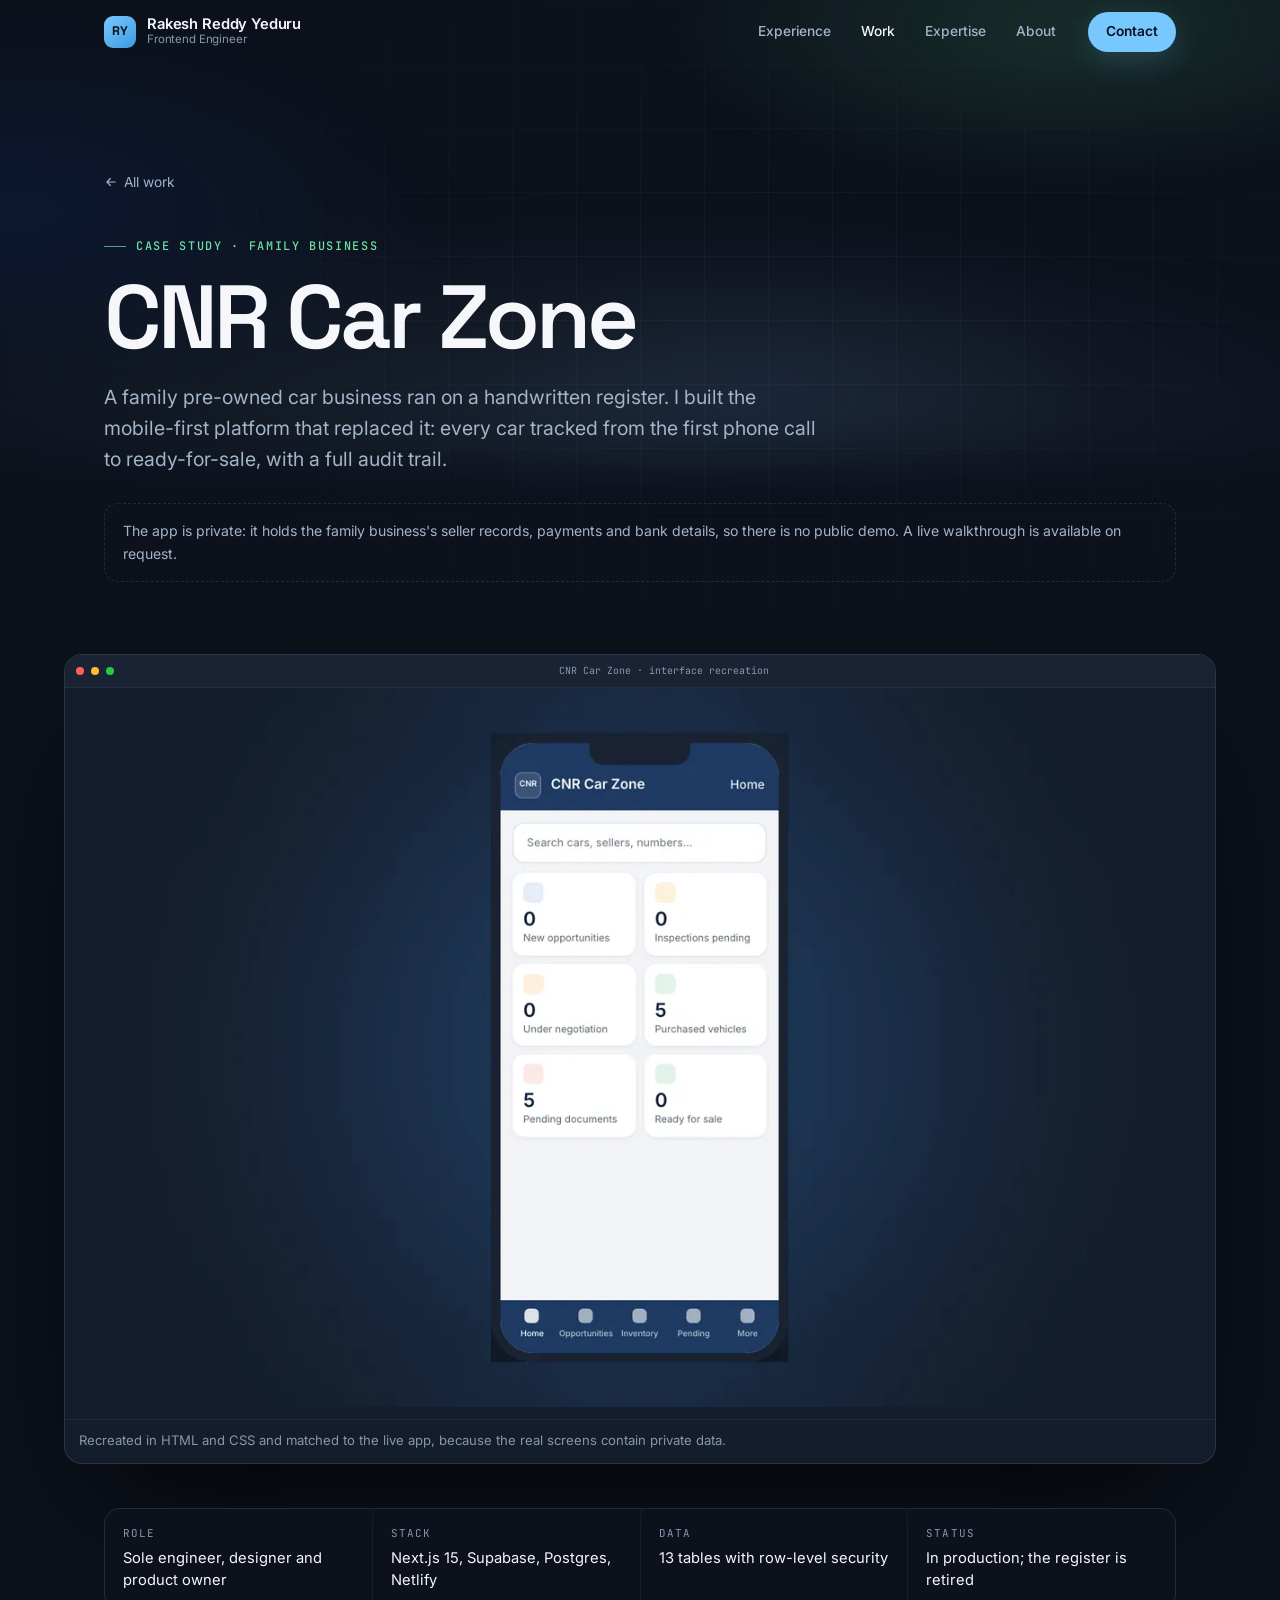
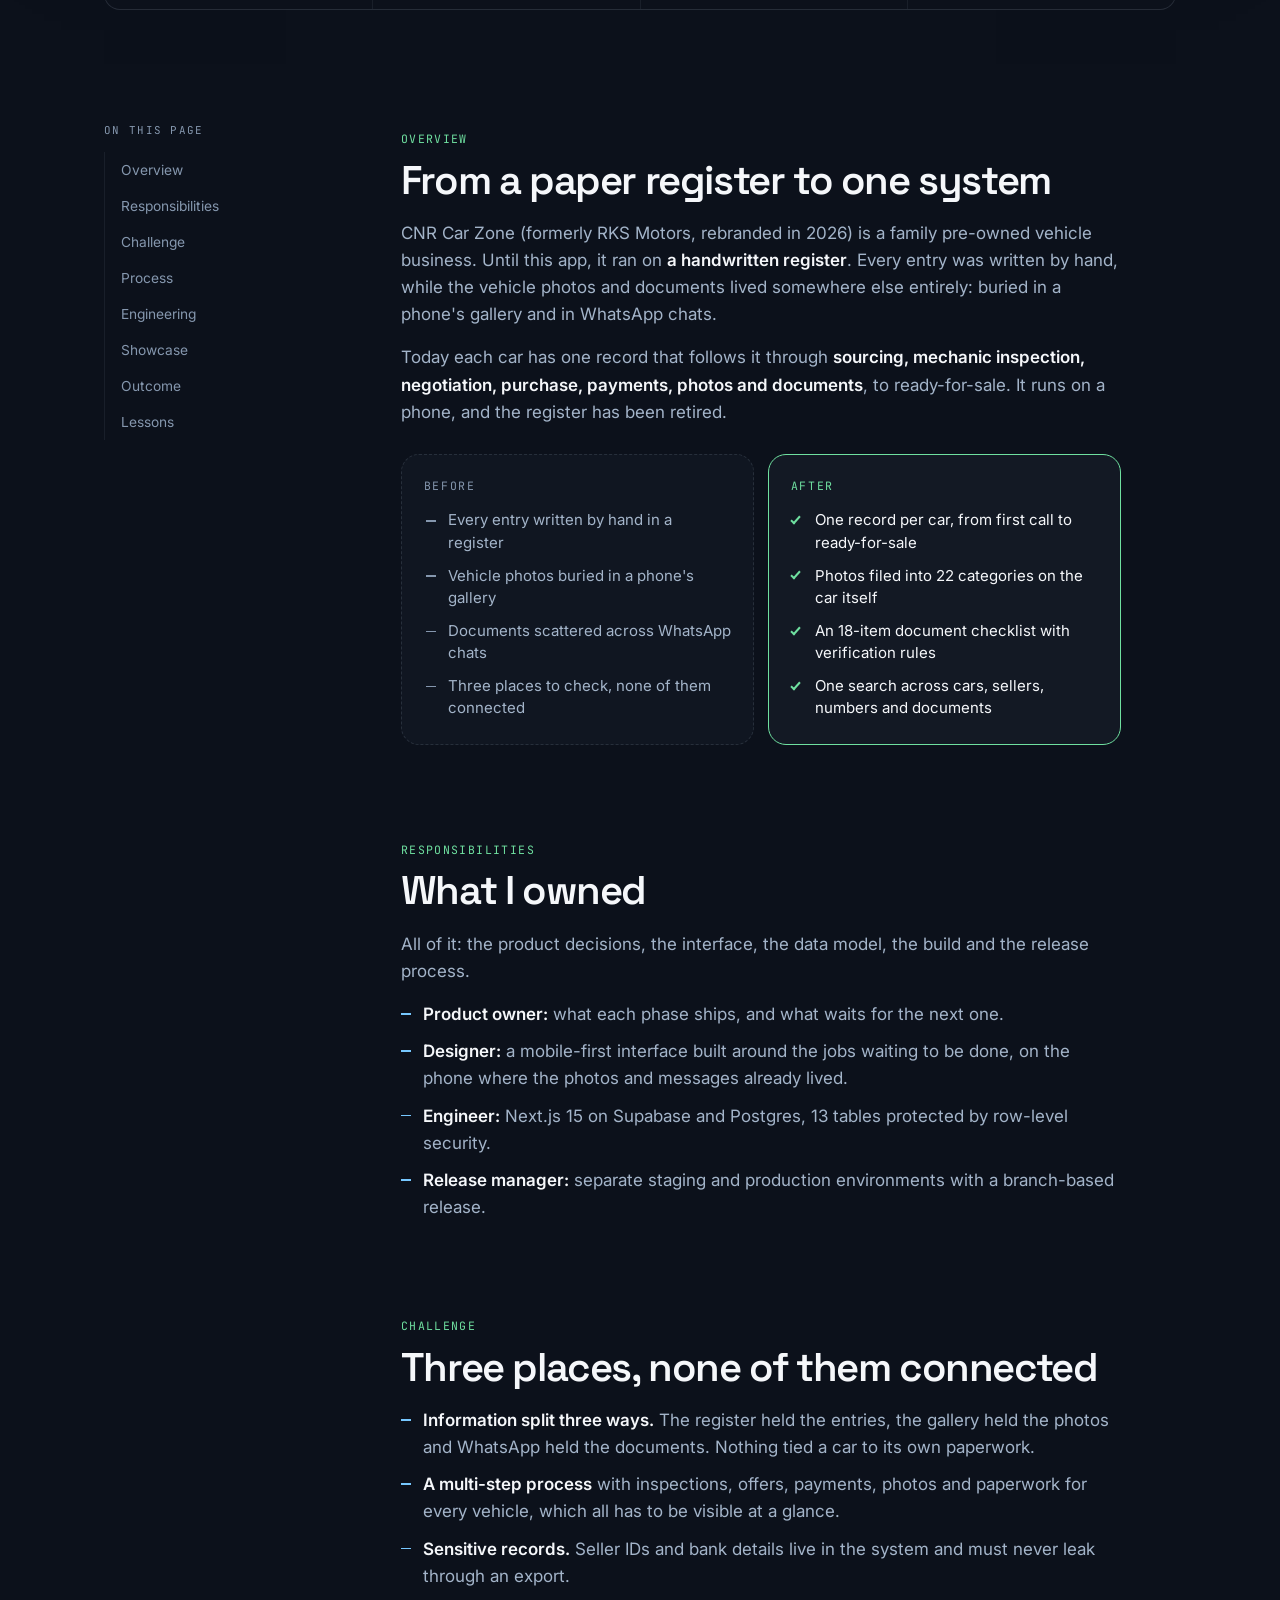
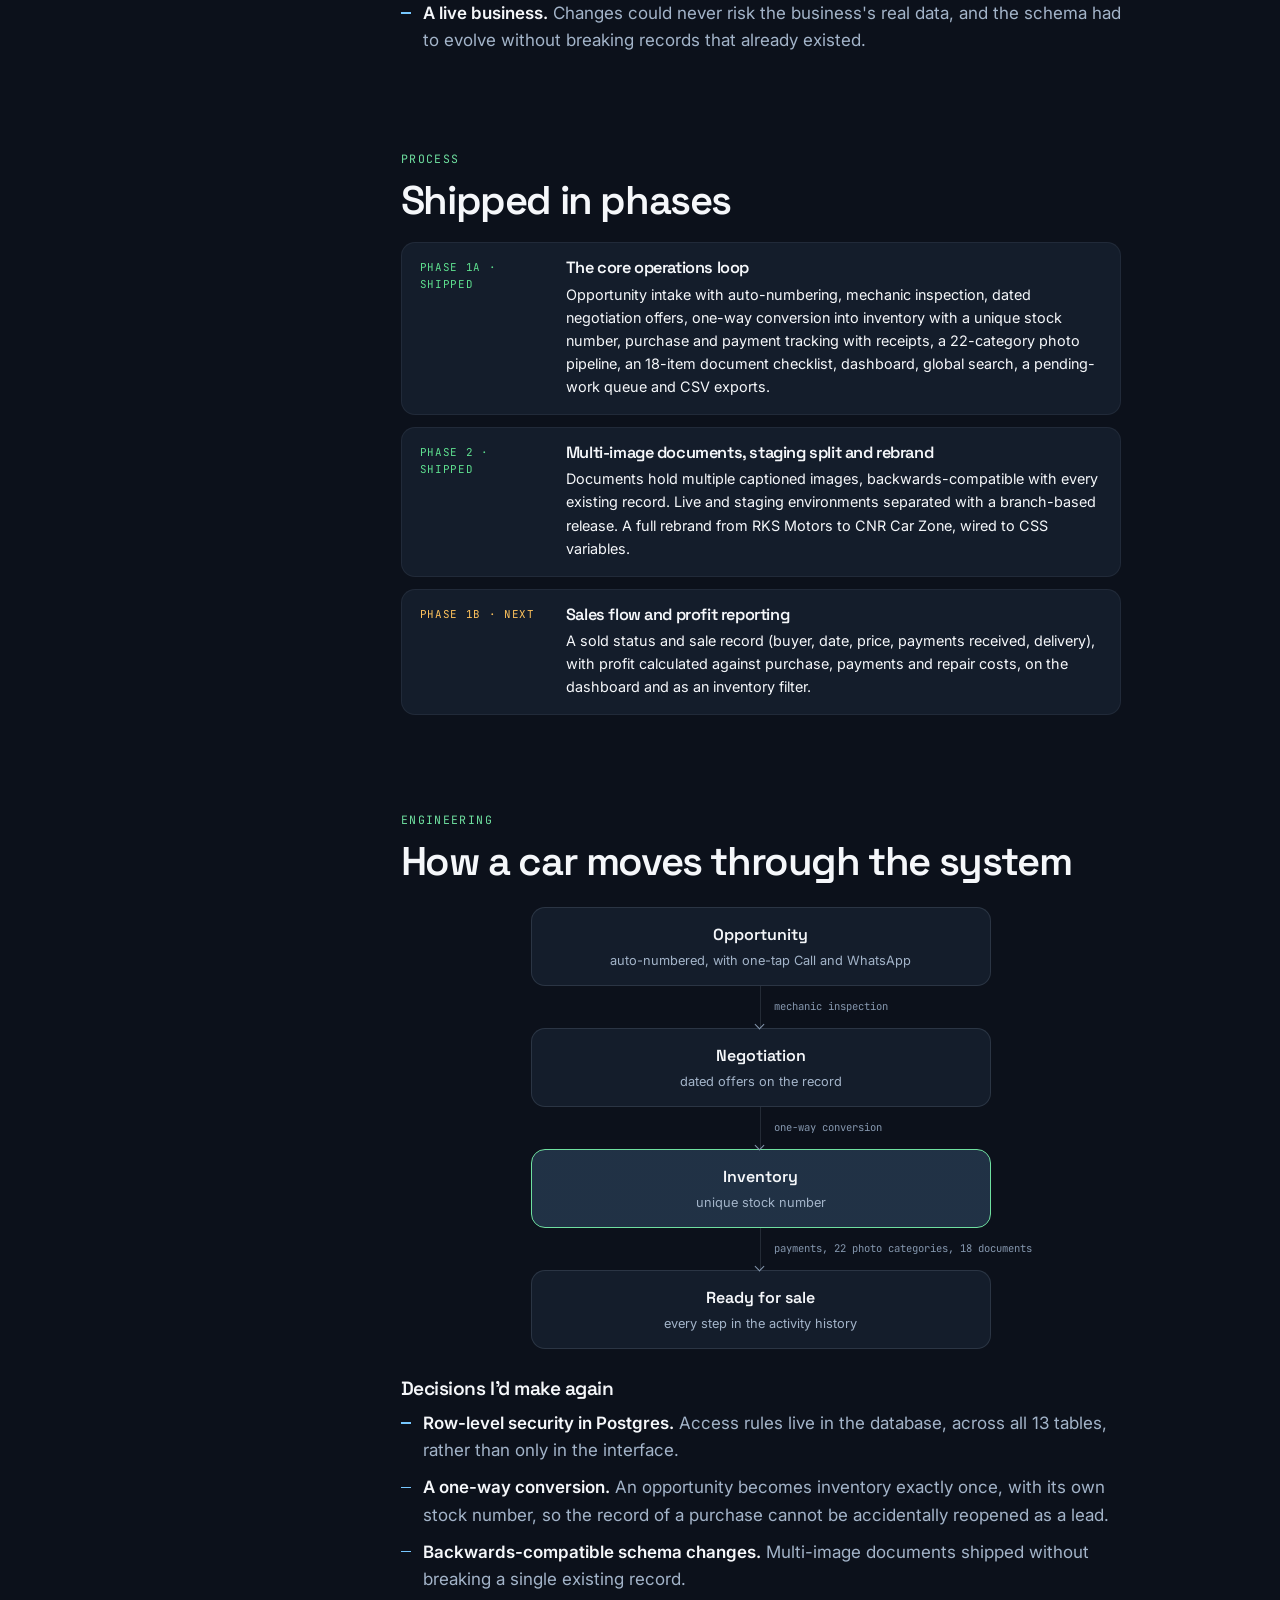
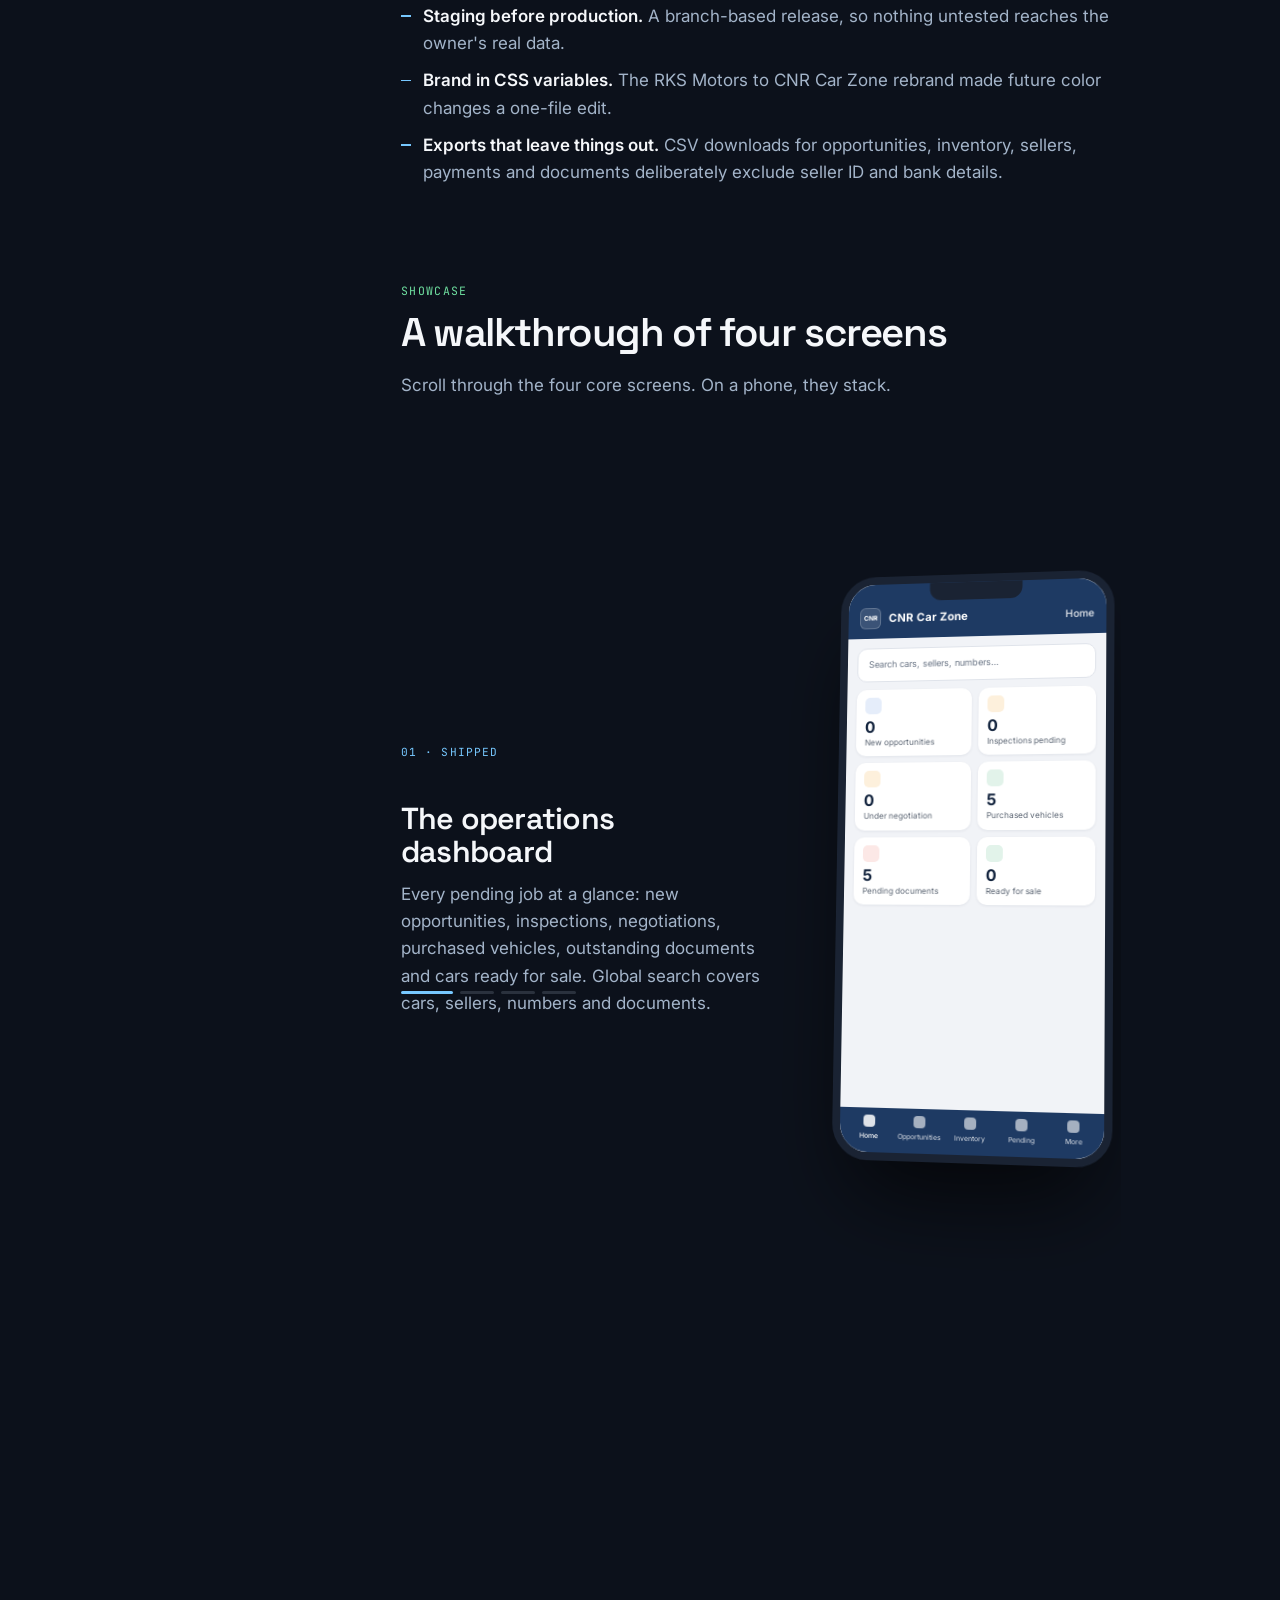
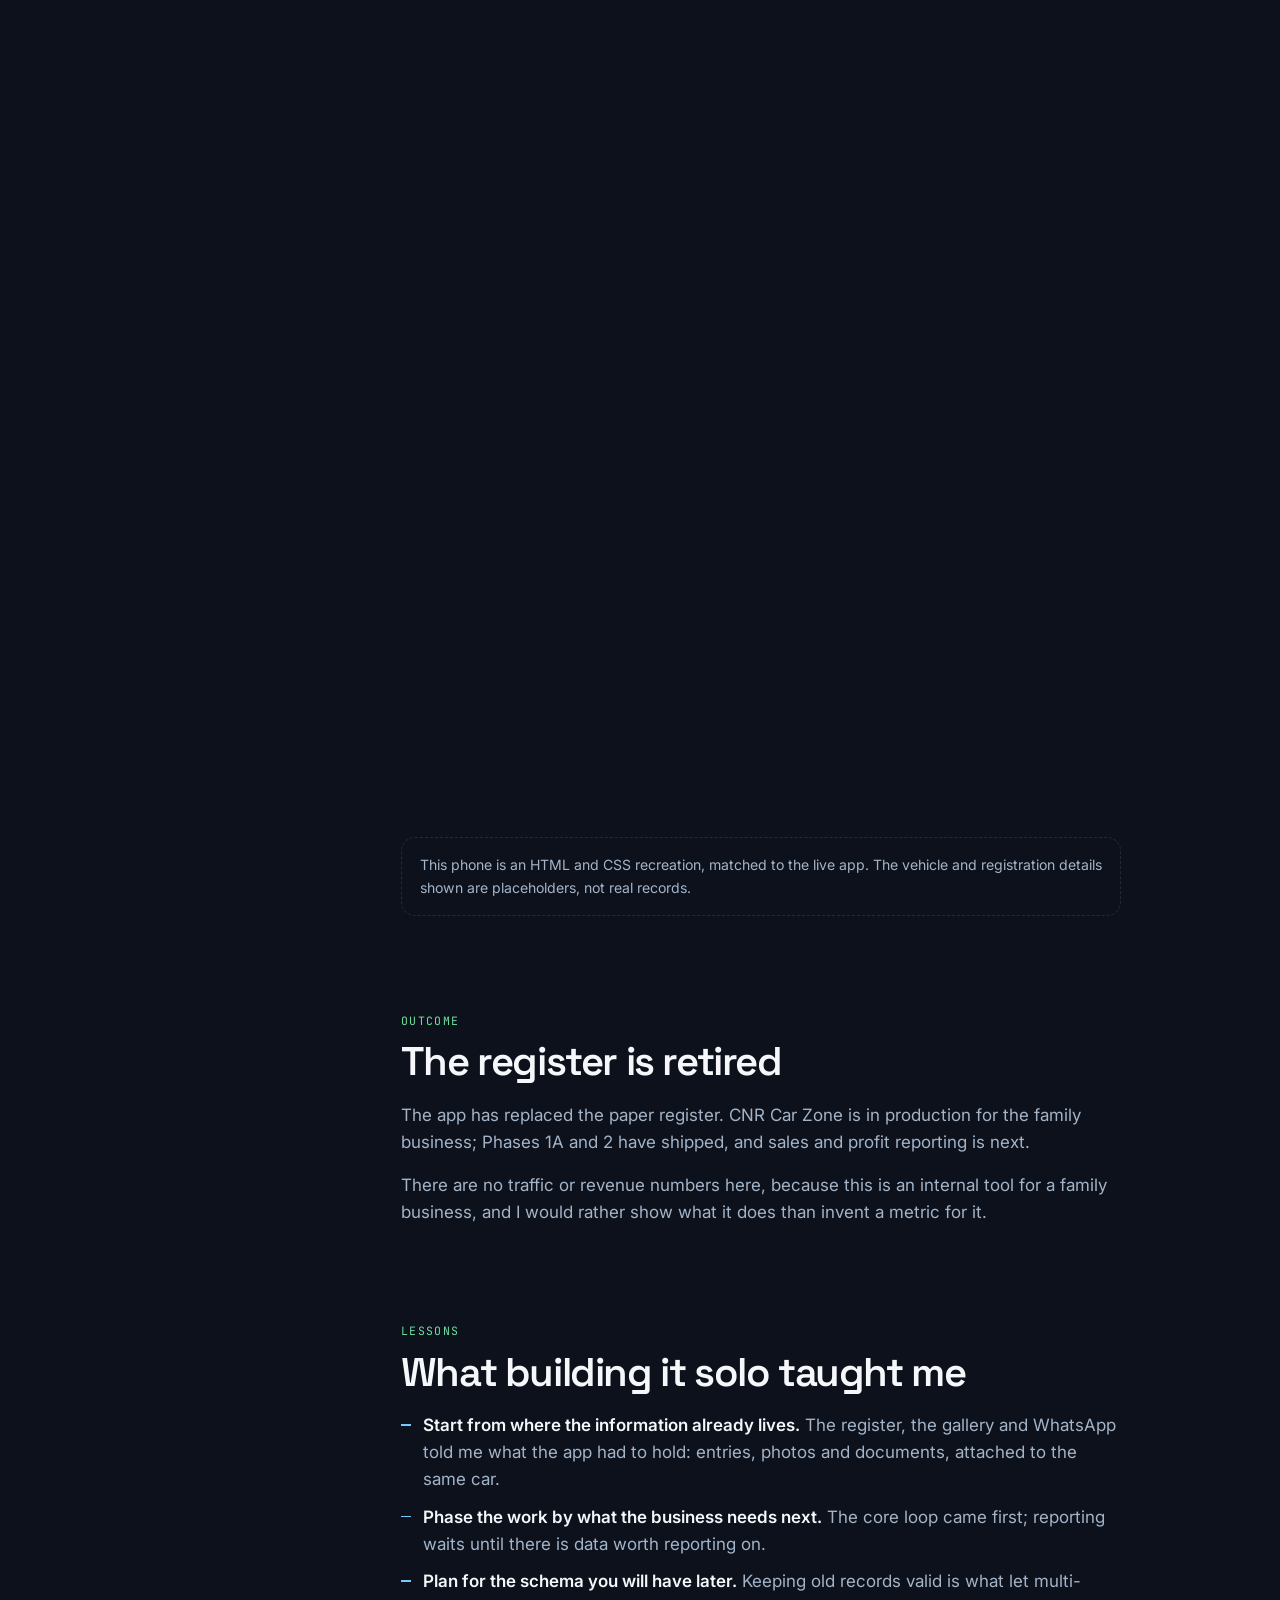
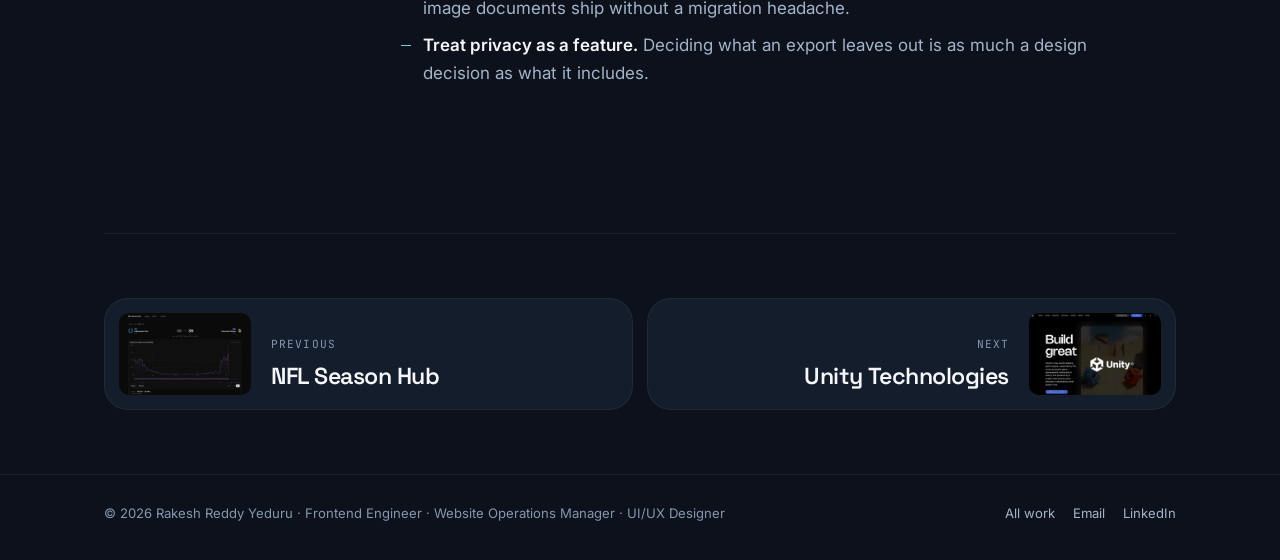
<file: work/cnr-car-zone.html>
<!DOCTYPE html>
<html lang="en" class="no-js">
<head>
<meta charset="utf-8" />
<meta name="viewport" content="width=device-width, initial-scale=1, viewport-fit=cover" />
<script>document.documentElement.className="js";</script>
<title>CNR Car Zone case study | Rakesh Reddy Yeduru</title>
<meta name="description" content="How I replaced a family car business's handwritten register with CNR Car Zone, a mobile-first operations platform built on Next.js 15 and Supabase." />
<link rel="canonical" href="https://rakesh0710.github.io/Rakesh_Portfolio/work/cnr-car-zone.html" />
<meta name="theme-color" content="#0c111b" />
<link rel="icon" href="data:image/svg+xml,<svg xmlns='http://www.w3.org/2000/svg' viewBox='0 0 64 64'><rect width='64' height='64' rx='15' fill='%2377c8ff'/><text x='32' y='43' font-family='Helvetica,Arial,sans-serif' font-size='28' font-weight='bold' fill='%230c111b' text-anchor='middle'>RY</text></svg>" />
<meta property="og:type" content="article" />
<meta property="og:site_name" content="Rakesh Reddy Yeduru" />
<meta property="og:url" content="https://rakesh0710.github.io/Rakesh_Portfolio/work/cnr-car-zone.html" />
<meta property="og:title" content="CNR Car Zone | Case study by Rakesh Reddy Yeduru" />
<meta property="og:description" content="How I replaced a family car business's handwritten register with CNR Car Zone, a mobile-first operations platform built on Next.js 15 and Supabase." />
<meta property="og:image" content="https://rakesh0710.github.io/Rakesh_Portfolio/og.png" />
<meta property="og:image:width" content="1200" />
<meta property="og:image:height" content="630" />
<meta name="twitter:card" content="summary_large_image" />
<link rel="preconnect" href="https://fonts.googleapis.com">
<link rel="preconnect" href="https://fonts.gstatic.com" crossorigin>
<link href="https://fonts.googleapis.com/css2?family=Inter:wght@400;500;600&family=JetBrains+Mono:wght@400;500&family=Space+Grotesk:wght@500;600;700&display=swap" rel="stylesheet">
<link rel="stylesheet" href="../styles.css">
<script type="application/ld+json">
{
  "@context": "https://schema.org",
  "@type": "CreativeWork",
  "name": "CNR Car Zone",
  "description": "How I replaced a family car business's handwritten register with CNR Car Zone, a mobile-first operations platform built on Next.js 15 and Supabase.",
  "url": "https://rakesh0710.github.io/Rakesh_Portfolio/work/cnr-car-zone.html",
  "author": {
    "@type": "Person",
    "name": "Rakesh Reddy Yeduru",
    "url": "https://rakesh0710.github.io/Rakesh_Portfolio/"
  }
}
</script>
</head>
<body data-case="cnr">
<svg class="sprite" aria-hidden="true" focusable="false" width="0" height="0" style="position:absolute"><symbol id="i-arrow" viewBox="0 0 24 24" fill="none" stroke="currentColor" stroke-width="2" stroke-linecap="round" stroke-linejoin="round"><path d="M5 12h14M13 6l6 6-6 6"/></symbol><symbol id="i-ext" viewBox="0 0 24 24" fill="none" stroke="currentColor" stroke-width="2" stroke-linecap="round" stroke-linejoin="round"><path d="M7 17 17 7M8 7h9v9"/></symbol><symbol id="i-github" viewBox="0 0 24 24" fill="currentColor"><path d="M12 .297c-6.63 0-12 5.373-12 12 0 5.303 3.438 9.8 8.205 11.385.6.113.82-.258.82-.577 0-.285-.01-1.04-.015-2.04-3.338.724-4.042-1.61-4.042-1.61C4.422 18.07 3.633 17.7 3.633 17.7c-1.087-.744.084-.729.084-.729 1.205.084 1.838 1.236 1.838 1.236 1.07 1.835 2.809 1.305 3.495.998.108-.776.417-1.305.76-1.605-2.665-.3-5.466-1.332-5.466-5.93 0-1.31.465-2.38 1.235-3.22-.135-.303-.54-1.523.105-3.176 0 0 1.005-.322 3.3 1.23.96-.267 1.98-.399 3-.405 1.02.006 2.04.138 3 .405 2.28-1.552 3.285-1.23 3.285-1.23.645 1.653.24 2.873.12 3.176.765.84 1.23 1.91 1.23 3.22 0 4.61-2.805 5.625-5.475 5.92.42.36.81 1.096.81 2.22 0 1.606-.015 2.896-.015 3.286 0 .315.21.69.825.57C20.565 22.092 24 17.592 24 12.297c0-6.627-5.373-12-12-12"/></symbol><symbol id="i-linkedin" viewBox="0 0 24 24" fill="currentColor"><path fill-rule="evenodd" d="M4 3h16a1 1 0 0 1 1 1v16a1 1 0 0 1-1 1H4a1 1 0 0 1-1-1V4a1 1 0 0 1 1-1zm2.3 7.2V18h2.6v-7.8zm1.3-4.1a1.5 1.5 0 1 0 0 3 1.5 1.5 0 0 0 0-3zM11 10.2V18h2.6v-4.1c0-1.1.2-2.2 1.6-2.2s1.4 1.3 1.4 2.3v4H19v-4.5c0-2.2-.5-3.9-3-3.9a2.7 2.7 0 0 0-2.4 1.3v-1.1z"/></symbol><symbol id="i-mail" viewBox="0 0 24 24" fill="none" stroke="currentColor" stroke-width="2" stroke-linecap="round" stroke-linejoin="round"><rect x="3" y="5" width="18" height="14" rx="2"/><path d="m3.5 6.5 8.5 6.5 8.5-6.5"/></symbol></svg>

<a class="skip" href="#main">Skip to content</a>
<div class="progress" id="progress" aria-hidden="true"><i></i></div>

<header>
  <nav class="nav" id="nav" aria-label="Primary">
    <div class="nav__in">
      <a class="brand" href="../index.html" aria-label="Rakesh Reddy Yeduru, home">
        <span class="brand__mark" aria-hidden="true">RY</span>
        <span class="brand__txt">Rakesh Reddy Yeduru<span class="brand__role">Frontend Engineer</span></span>
      </a>
      <div class="nav__menu">
        <ul class="nav__links">
          <li><a href="../index.html#experience">Experience</a></li>
          <li><a href="../index.html#work" aria-current="true">Work</a></li>
          <li><a href="../index.html#expertise">Expertise</a></li>
          <li><a href="../index.html#about">About</a></li>
        </ul>
      </div>
      <a class="btn btn--primary nav__cta" href="../index.html#contact">Contact</a>
      <button class="nav__burger" id="burger" type="button" aria-expanded="false" aria-controls="sheet" aria-label="Open menu">
        <span aria-hidden="true"></span><span aria-hidden="true"></span>
      </button>
    </div>
  </nav>
  <div class="sheet" id="sheet" hidden>
    <a href="../index.html#experience">Experience <span>01</span></a>
    <a href="../index.html#work">Work <span>02</span></a>
    <a href="../index.html#expertise">Expertise <span>03</span></a>
    <a href="../index.html#about">About <span>05</span></a>
    <a href="../index.html#contact">Contact <span>06</span></a>
  </div>
</header>

<main id="main">

<section class="case-hero" aria-labelledby="case-title">
  <div class="hero__glow" aria-hidden="true"></div>
  <div class="hero__grid" aria-hidden="true"></div>
  <div class="shell">
    <nav class="crumb" aria-label="Breadcrumb">
      <a href="../index.html#work"><svg class="i" aria-hidden="true"><use href="#i-arrow"/></svg>All work</a>
    </nav>
    <p class="eyebrow">Case study · Family business</p>
    <h1 id="case-title">CNR Car Zone</h1>
    <p class="case-hero__lede">A family pre-owned car business ran on a handwritten register. I built the mobile-first platform that replaced it: every car tracked from the first phone call to ready-for-sale, with a full audit trail.</p>
    <div class="proj__acts"><p class="note-honest" style="margin:0">The app is private: it holds the family business's seller records, payments and bank details, so there is no public demo. A live walkthrough is available on request.</p></div>
  </div>
</section>

<div class="case-shot">
  <div class="case-shot__in rv">
<figure class="frame"><div class="frame__bar" aria-hidden="true"><span class="lights"><i></i><i></i><i></i></span><span class="frame__url">CNR Car Zone · interface recreation</span></div><img src="../assets/work/cnr-hero.webp" alt="The CNR Car Zone dashboard on a phone: a search bar above six tiles for new opportunities, inspections, negotiations, purchased vehicles, pending documents and cars ready for sale." width="1280" height="800" fetchpriority="high" decoding="async"><figcaption class="frame__cap">Recreated in HTML and CSS and matched to the live app, because the real screens contain private data.</figcaption></figure>
  </div>
  <div class="shell">
    <dl class="case-meta rv">
      <div><dt>Role</dt><dd>Sole engineer, designer and product owner</dd></div>
      <div><dt>Stack</dt><dd>Next.js 15, Supabase, Postgres, Netlify</dd></div>
      <div><dt>Data</dt><dd>13 tables with row-level security</dd></div>
      <div><dt>Status</dt><dd>In production; the register is retired</dd></div>
    </dl>
  </div>
</div>

<div class="shell case-body">
  <nav class="toc" data-toc aria-label="On this page">
    <p>On this page</p>
    <ol>
          <li><a href="#overview">Overview</a></li>
          <li><a href="#role">Responsibilities</a></li>
          <li><a href="#challenge">Challenge</a></li>
          <li><a href="#process">Process</a></li>
          <li><a href="#engineering">Engineering</a></li>
          <li><a href="#showcase">Showcase</a></li>
          <li><a href="#outcome">Outcome</a></li>
          <li><a href="#lessons">Lessons</a></li>
    </ol>
  </nav>
  <div class="prose">
        <section id="overview" aria-labelledby="overview-h">
          <p class="k">Overview</p>
          <h2 id="overview-h">From a paper register to one system</h2>
          <p>CNR Car Zone (formerly RKS Motors, rebranded in 2026) is a family pre-owned vehicle business.
          Until this app, it ran on <b>a handwritten register</b>. Every entry was written by hand, while the
          vehicle photos and documents lived somewhere else entirely: buried in a phone's gallery and in
          WhatsApp chats.</p>
          <p>Today each car has one record that follows it through <b>sourcing, mechanic inspection,
          negotiation, purchase, payments, photos and documents</b>, to ready-for-sale. It runs on a phone,
          and the register has been retired.</p>
          <div class="ba">
            <div class="ba__col ba__col--before">
              <p class="ba__k">Before</p>
              <ul>
                <li>Every entry written by hand in a register</li>
                <li>Vehicle photos buried in a phone's gallery</li>
                <li>Documents scattered across WhatsApp chats</li>
                <li>Three places to check, none of them connected</li>
              </ul>
            </div>
            <div class="ba__col ba__col--after">
              <p class="ba__k">After</p>
              <ul>
                <li>One record per car, from first call to ready-for-sale</li>
                <li>Photos filed into 22 categories on the car itself</li>
                <li>An 18-item document checklist with verification rules</li>
                <li>One search across cars, sellers, numbers and documents</li>
              </ul>
            </div>
          </div>
        </section>

        <section id="role" aria-labelledby="role-h">
          <p class="k">Responsibilities</p>
          <h2 id="role-h">What I owned</h2>
          <p>All of it: the product decisions, the interface, the data model, the build and the release
          process.</p>
          <ul class="dots">
            <li><b>Product owner:</b> what each phase ships, and what waits for the next one.</li>
            <li><b>Designer:</b> a mobile-first interface built around the jobs waiting to be done, on the phone where the photos and messages already lived.</li>
            <li><b>Engineer:</b> Next.js 15 on Supabase and Postgres, 13 tables protected by row-level security.</li>
            <li><b>Release manager:</b> separate staging and production environments with a branch-based release.</li>
          </ul>
        </section>

        <section id="challenge" aria-labelledby="challenge-h">
          <p class="k">Challenge</p>
          <h2 id="challenge-h">Three places, none of them connected</h2>
          <ul class="dots">
            <li><b>Information split three ways.</b> The register held the entries, the gallery held the photos and WhatsApp held the documents. Nothing tied a car to its own paperwork.</li>
            <li><b>A multi-step process</b> with inspections, offers, payments, photos and paperwork for every vehicle, which all has to be visible at a glance.</li>
            <li><b>Sensitive records.</b> Seller IDs and bank details live in the system and must never leak through an export.</li>
            <li><b>A live business.</b> Changes could never risk the business's real data, and the schema had to evolve without breaking records that already existed.</li>
          </ul>
        </section>

        <section id="process" aria-labelledby="process-h">
          <p class="k">Process</p>
          <h2 id="process-h">Shipped in phases</h2>
          <div class="timeline-mini">
            <div><span class="tag">Phase 1A · Shipped</span><div><h3>The core operations loop</h3><p>Opportunity intake with auto-numbering, mechanic inspection, dated negotiation offers, one-way conversion into inventory with a unique stock number, purchase and payment tracking with receipts, a 22-category photo pipeline, an 18-item document checklist, dashboard, global search, a pending-work queue and CSV exports.</p></div></div>
            <div><span class="tag">Phase 2 · Shipped</span><div><h3>Multi-image documents, staging split and rebrand</h3><p>Documents hold multiple captioned images, backwards-compatible with every existing record. Live and staging environments separated with a branch-based release. A full rebrand from RKS Motors to CNR Car Zone, wired to CSS variables.</p></div></div>
            <div><span class="tag tag--next">Phase 1B · Next</span><div><h3>Sales flow and profit reporting</h3><p>A sold status and sale record (buyer, date, price, payments received, delivery), with profit calculated against purchase, payments and repair costs, on the dashboard and as an inventory filter.</p></div></div>
          </div>
        </section>

        <section id="engineering" aria-labelledby="engineering-h">
          <p class="k">Engineering</p>
          <h2 id="engineering-h">How a car moves through the system</h2>
          <div class="arch" role="img" aria-label="Lifecycle: an opportunity is auto-numbered, inspected and negotiated, then converted one way into inventory with a stock number, where payments, photos and documents are tracked until the car is ready for sale. Every step is written to an activity history.">
            <div class="arch__node"><b>Opportunity</b><span>auto-numbered, with one-tap Call and WhatsApp</span></div>
            <div class="arch__link"><span>mechanic inspection</span></div>
            <div class="arch__node"><b>Negotiation</b><span>dated offers on the record</span></div>
            <div class="arch__link"><span>one-way conversion</span></div>
            <div class="arch__node arch__node--hi"><b>Inventory</b><span>unique stock number</span></div>
            <div class="arch__link"><span>payments, 22 photo categories, 18 documents</span></div>
            <div class="arch__node"><b>Ready for sale</b><span>every step in the activity history</span></div>
          </div>
          <h3>Decisions I'd make again</h3>
          <ul class="dots">
            <li><b>Row-level security in Postgres.</b> Access rules live in the database, across all 13 tables, rather than only in the interface.</li>
            <li><b>A one-way conversion.</b> An opportunity becomes inventory exactly once, with its own stock number, so the record of a purchase cannot be accidentally reopened as a lead.</li>
            <li><b>Backwards-compatible schema changes.</b> Multi-image documents shipped without breaking a single existing record.</li>
            <li><b>Staging before production.</b> A branch-based release, so nothing untested reaches the owner's real data.</li>
            <li><b>Brand in CSS variables.</b> The RKS Motors to CNR Car Zone rebrand made future color changes a one-file edit.</li>
            <li><b>Exports that leave things out.</b> CSV downloads for opportunities, inventory, sellers, payments and documents deliberately exclude seller ID and bank details.</li>
          </ul>
        </section>

        <section id="showcase" aria-labelledby="showcase-h">
          <p class="k">Showcase</p>
          <h2 id="showcase-h">A walkthrough of four screens</h2>
          <p>Scroll through the four core screens. On a phone, they stack.</p>
          <section class="showcase" data-show aria-label="CNR Car Zone walkthrough">
            <div class="showcase__stick">
              <div class="showcase__grid">
                <div>
                  <div class="slides">
                    <div class="slide is-on"><span class="slide__k">01 · Shipped</span><h3>The operations dashboard</h3><p>Every pending job at a glance: new opportunities, inspections, negotiations, purchased vehicles, outstanding documents and cars ready for sale. Global search covers cars, sellers, numbers and documents.</p></div>
                    <div class="slide"><span class="slide__k">02 · Shipped</span><h3>Opportunity to inventory</h3><p>Auto-numbered opportunities, mechanic inspection, dated negotiation offers, then one-way conversion into inventory with a unique stock number. Call or WhatsApp the seller straight from the record.</p></div>
                    <div class="slide"><span class="slide__k">03 · Shipped</span><h3>Documents and evidence</h3><p>An 18-item document checklist with verification rules and a 22-category photo pipeline. Documents hold multiple captioned images, backwards-compatible with every record already in the system.</p></div>
                    <div class="slide"><span class="slide__k">04 · Shipped</span><h3>Exports and audit trail</h3><p>CSV exports for opportunities, inventory, sellers, payments and document status, with sensitive seller ID and bank details deliberately left out, plus a complete activity history.</p></div>
                  </div>
                  <div class="showcase__rail" aria-hidden="true"><i data-rail="0" class="is-on"></i><i data-rail="1"></i><i data-rail="2"></i><i data-rail="3"></i></div>
                </div>
                <div class="device">
                  <div class="phone">
                    <div class="phone__notch" aria-hidden="true"></div>
                    <div class="phone__screen" aria-hidden="true">
                  <!-- Real screenshots are opt-in: save them to cnr/ and add data-ready
                       to the div below. Until then the HTML recreation shows. -->
            <div class="cnrshots" data-shots hidden>
              <img class="cnrshot" data-shot="0" alt="" data-src="../cnr/1-dashboard.png">
              <img class="cnrshot" data-shot="1" alt="" data-src="../cnr/2-opportunity.png">
              <img class="cnrshot" data-shot="2" alt="" data-src="../cnr/3-documents.png">
              <img class="cnrshot" data-shot="3" alt="" data-src="../cnr/4-exports.png">
            </div>

            <div class="app__top">
              <span class="app__mark">CNR</span>
              <span class="app__name">CNR Car Zone</span>
              <span class="app__ctx" data-ctx>Home</span>
            </div>

            <div class="app__body">

              <div class="scr is-on" data-scr="0">
                <div class="search">Search cars, sellers, numbers…</div>
                <div class="stats">
                  <div class="st"><i class="ic ic--b"></i><b>0</b><span>New opportunities</span></div>
                  <div class="st"><i class="ic ic--y"></i><b>0</b><span>Inspections pending</span></div>
                  <div class="st"><i class="ic ic--y"></i><b>0</b><span>Under negotiation</span></div>
                  <div class="st"><i class="ic ic--g"></i><b>5</b><span>Purchased vehicles</span></div>
                  <div class="st"><i class="ic ic--r"></i><b>5</b><span>Pending documents</span></div>
                  <div class="st"><i class="ic ic--g"></i><b>0</b><span>Ready for sale</span></div>
                </div>
              </div>

              <div class="scr" data-scr="1">
                <div class="veh">
                  <b>Mahindra Bolero Power plus BS6(O)</b>
                  <span>OPP-0009 · TS09 EX 1234</span>
                </div>
                <div class="acts">
                  <span class="act act--navy">Call</span>
                  <span class="act act--green">WhatsApp</span>
                </div>
                <div class="banner">
                  <b>In inventory</b>
                  <span>HYD-2026-0005 · tap to open</span>
                </div>
                <div class="listrows">
                  <div class="lr"><b>Inspection</b><span>Not started</span></div>
                  <div class="lr"><b>Negotiation</b><span>Record offers</span></div>
                </div>
                <div class="kv">
                  <div><span>Make</span><b>Mahindra Bolero</b></div>
                  <div><span>Year</span><b>2020</b></div>
                  <div><span>Registration</span><b>TS09 EX 1234</b></div>
                </div>
              </div>

              <div class="scr" data-scr="2">
                <div class="sec-h">Document checklist <em>14 / 18</em></div>
                <div class="checks">
                  <div class="ck is-ok"><i></i>RC book</div>
                  <div class="ck is-ok"><i></i>Insurance</div>
                  <div class="ck is-ok"><i></i>Owner ID</div>
                  <div class="ck is-ok"><i></i>Form 29</div>
                  <div class="ck"><i></i>Form 30</div>
                  <div class="ck"><i></i>NOC</div>
                </div>
                <div class="sec-h">Photos <em>22 categories</em></div>
                <div class="thumbs"><span></span><span></span><span></span><span></span></div>
              </div>

              <div class="scr" data-scr="3">
                <div class="sec-h">Export (CSV)</div>
                <div class="dls">
                  <div class="dl"><b>Opportunities</b><span>Download</span></div>
                  <div class="dl"><b>Purchased inventory</b><span>Download</span></div>
                  <div class="dl"><b>Seller information</b><span>Download</span></div>
                  <div class="dl"><b>Purchase &amp; payments</b><span>Download</span></div>
                  <div class="dl"><b>Document status</b><span>Download</span></div>
                </div>
                <div class="note">Sensitive seller ID and bank details are not included.</div>
              </div>

            </div>

            <div class="app__nav">
              <span class="is-on"><i></i>Home</span>
              <span><i></i>Opportunities</span>
              <span><i></i>Inventory</span>
              <span><i></i>Pending</span>
              <span><i></i>More</span>
            </div>
                    </div>
                  </div>
                </div>
              </div>
            </div>
          </section>
          <p class="note-honest">This phone is an HTML and CSS recreation, matched to the live app. The vehicle and
          registration details shown are placeholders, not real records.</p>
        </section>

        <section id="outcome" aria-labelledby="outcome-h">
          <p class="k">Outcome</p>
          <h2 id="outcome-h">The register is retired</h2>
          <p>The app has replaced the paper register. CNR Car Zone is in production for the family
          business; Phases 1A and 2 have shipped, and sales and profit reporting is next.</p>
          <p>There are no traffic or revenue numbers here, because this is an internal tool for a family
          business, and I would rather show what it does than invent a metric for it.</p>
        </section>

        <section id="lessons" aria-labelledby="lessons-h">
          <p class="k">Lessons</p>
          <h2 id="lessons-h">What building it solo taught me</h2>
          <ul class="dots">
            <li><b>Start from where the information already lives.</b> The register, the gallery and WhatsApp told me what the app had to hold: entries, photos and documents, attached to the same car.</li>
            <li><b>Phase the work by what the business needs next.</b> The core loop came first; reporting waits until there is data worth reporting on.</li>
            <li><b>Plan for the schema you will have later.</b> Keeping old records valid is what let multi-image documents ship without a migration headache.</li>
            <li><b>Treat privacy as a feature.</b> Deciding what an export leaves out is as much a design decision as what it includes.</li>
          </ul>
        </section>
  </div>
</div>

<div class="shell">
  <nav class="pn" aria-label="More case studies">
    <a href="nfl-season-hub.html"><img src="../assets/work/nfl-game-640.webp" alt="" width="640" height="400" loading="lazy" decoding="async"><span>Previous</span><b>NFL Season Hub</b></a>
    <a href="unity.html"><img src="../assets/work/unity-home-640.webp" alt="" width="640" height="400" loading="lazy" decoding="async"><span>Next</span><b>Unity Technologies</b></a>
  </nav>
</div>

</main>

<footer class="foot">
  <div class="shell foot__in">
    <span>© 2026 Rakesh Reddy Yeduru · Frontend Engineer · Website Operations Manager · UI/UX Designer</span>
    <nav class="foot__links" aria-label="Footer">
      <a href="../index.html#work">All work</a>
      <a href="mailto:rakeshreddy202000@gmail.com">Email</a>
      <a href="https://www.linkedin.com/in/rakeshyeduru/" target="_blank" rel="noopener">LinkedIn<span class="vh"> (opens in a new tab)</span></a>
    </nav>
  </div>
</footer>

<script src="../script.js"></script>
</body>
</html>
</file>
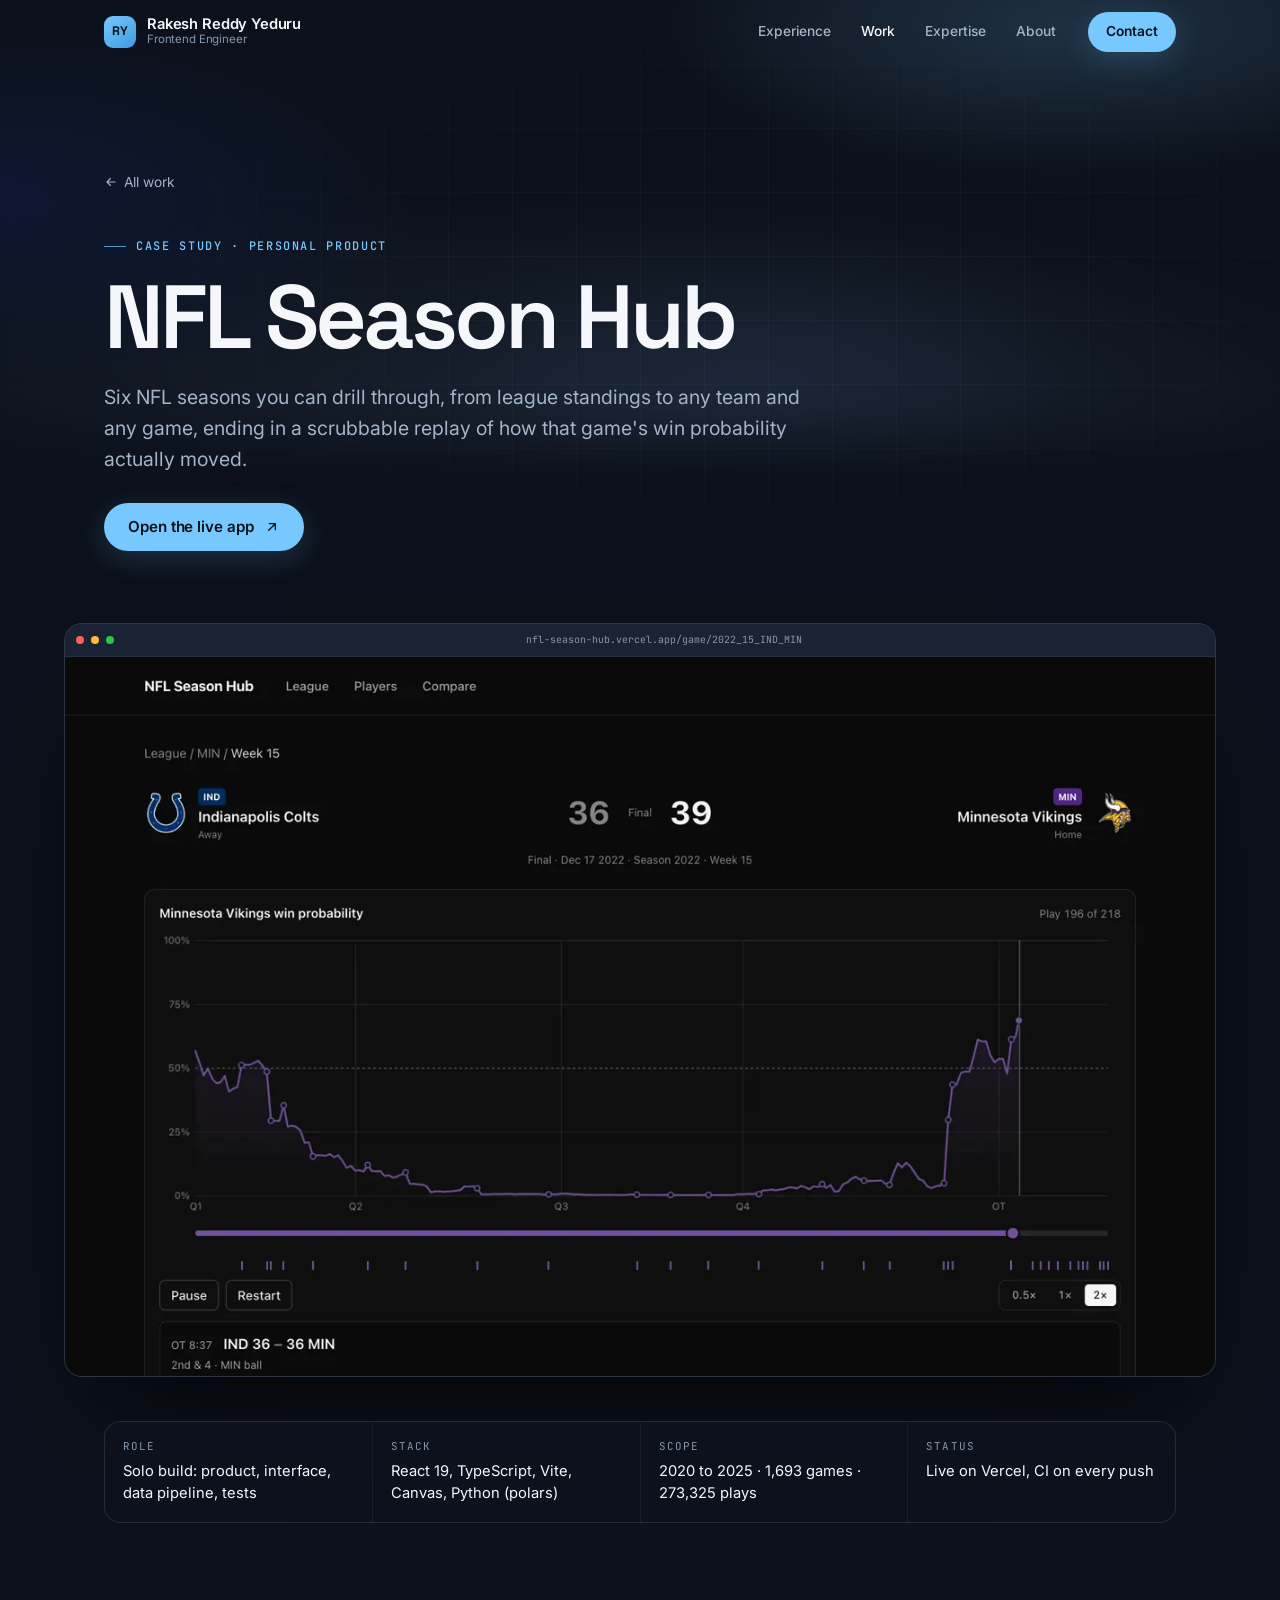
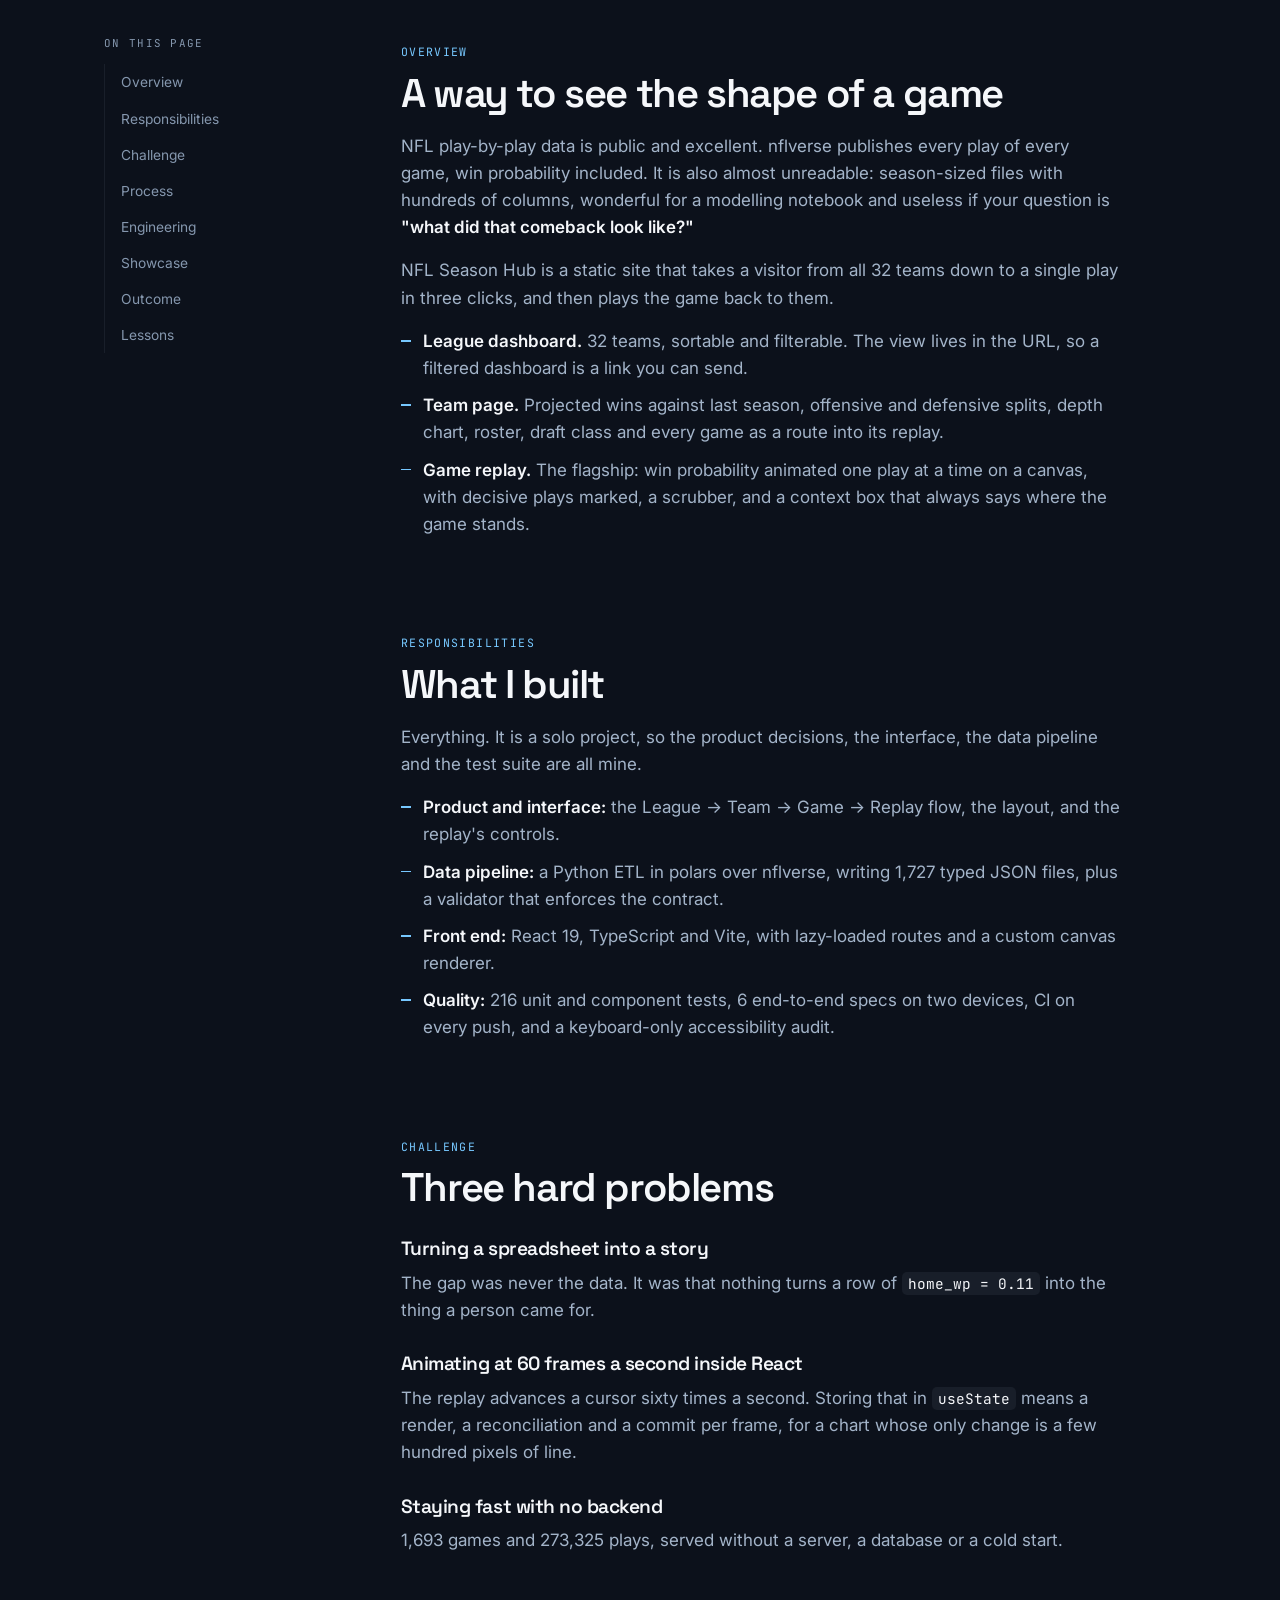
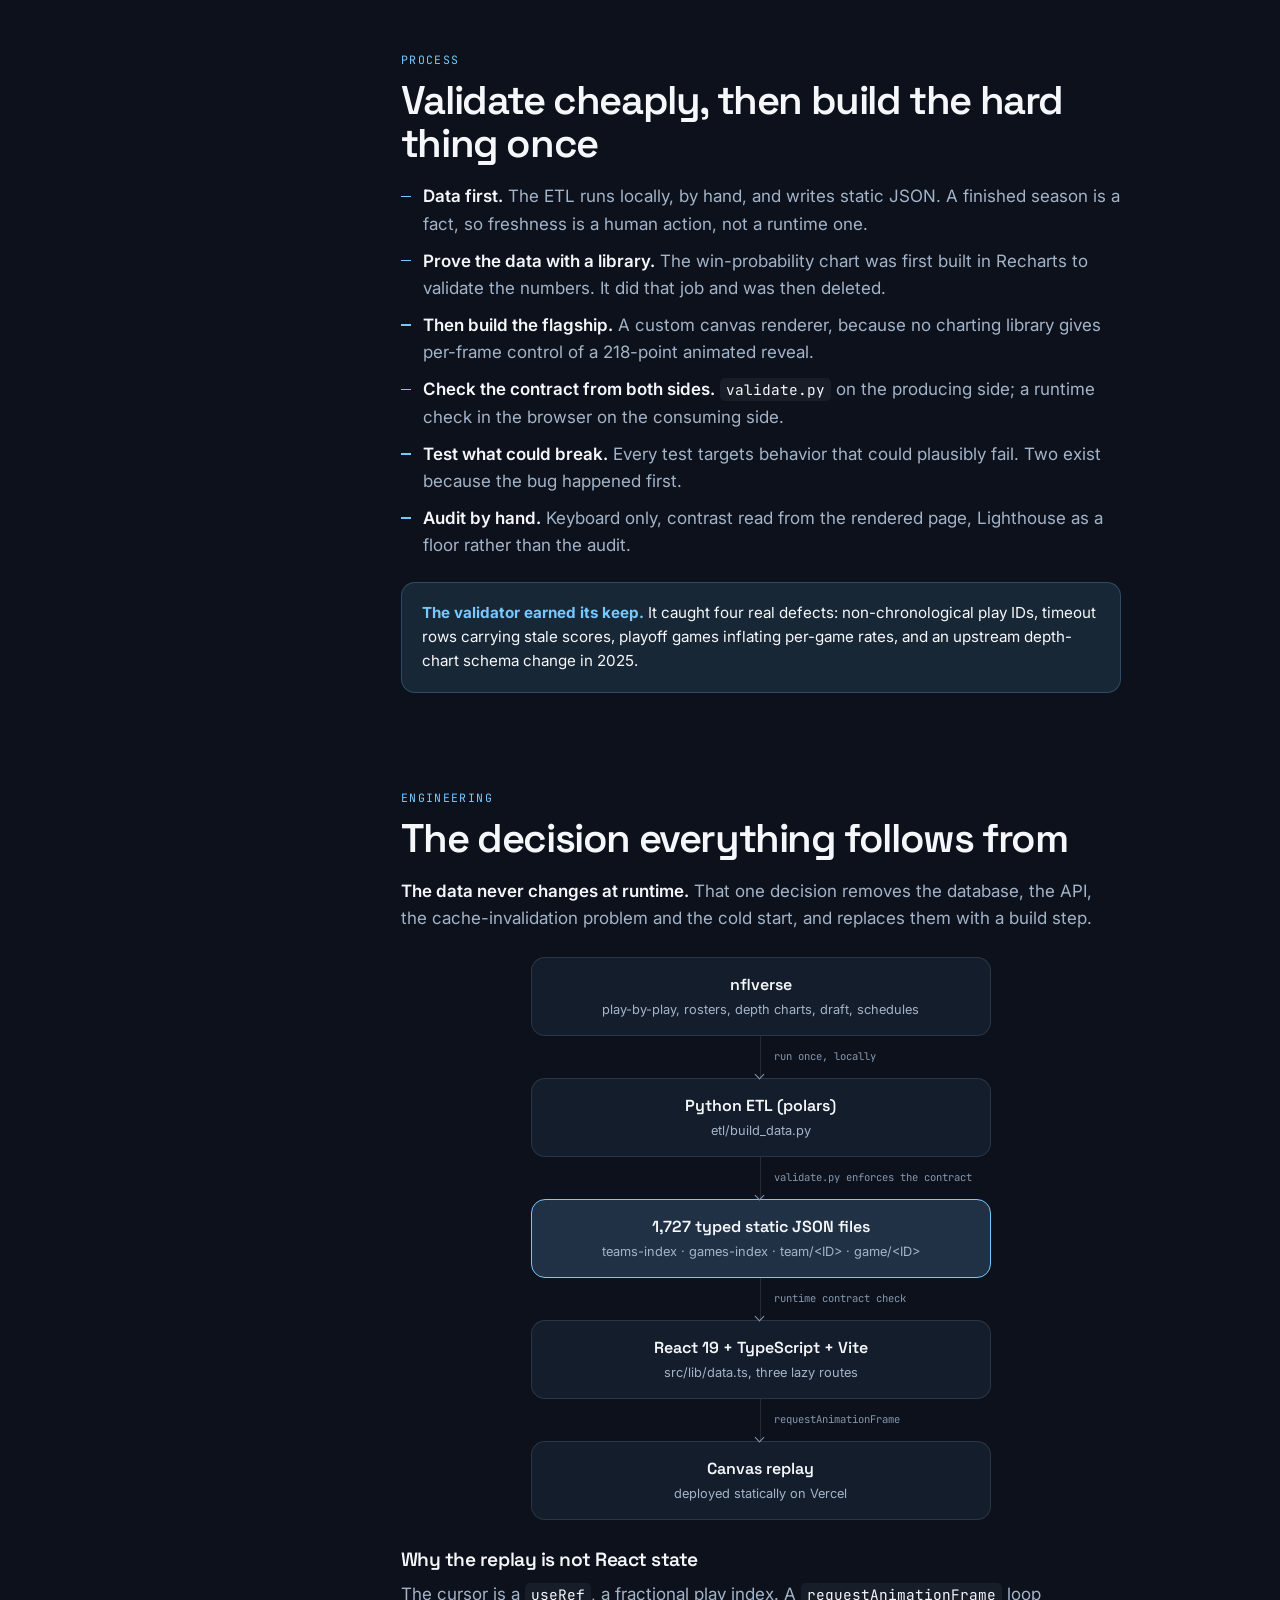
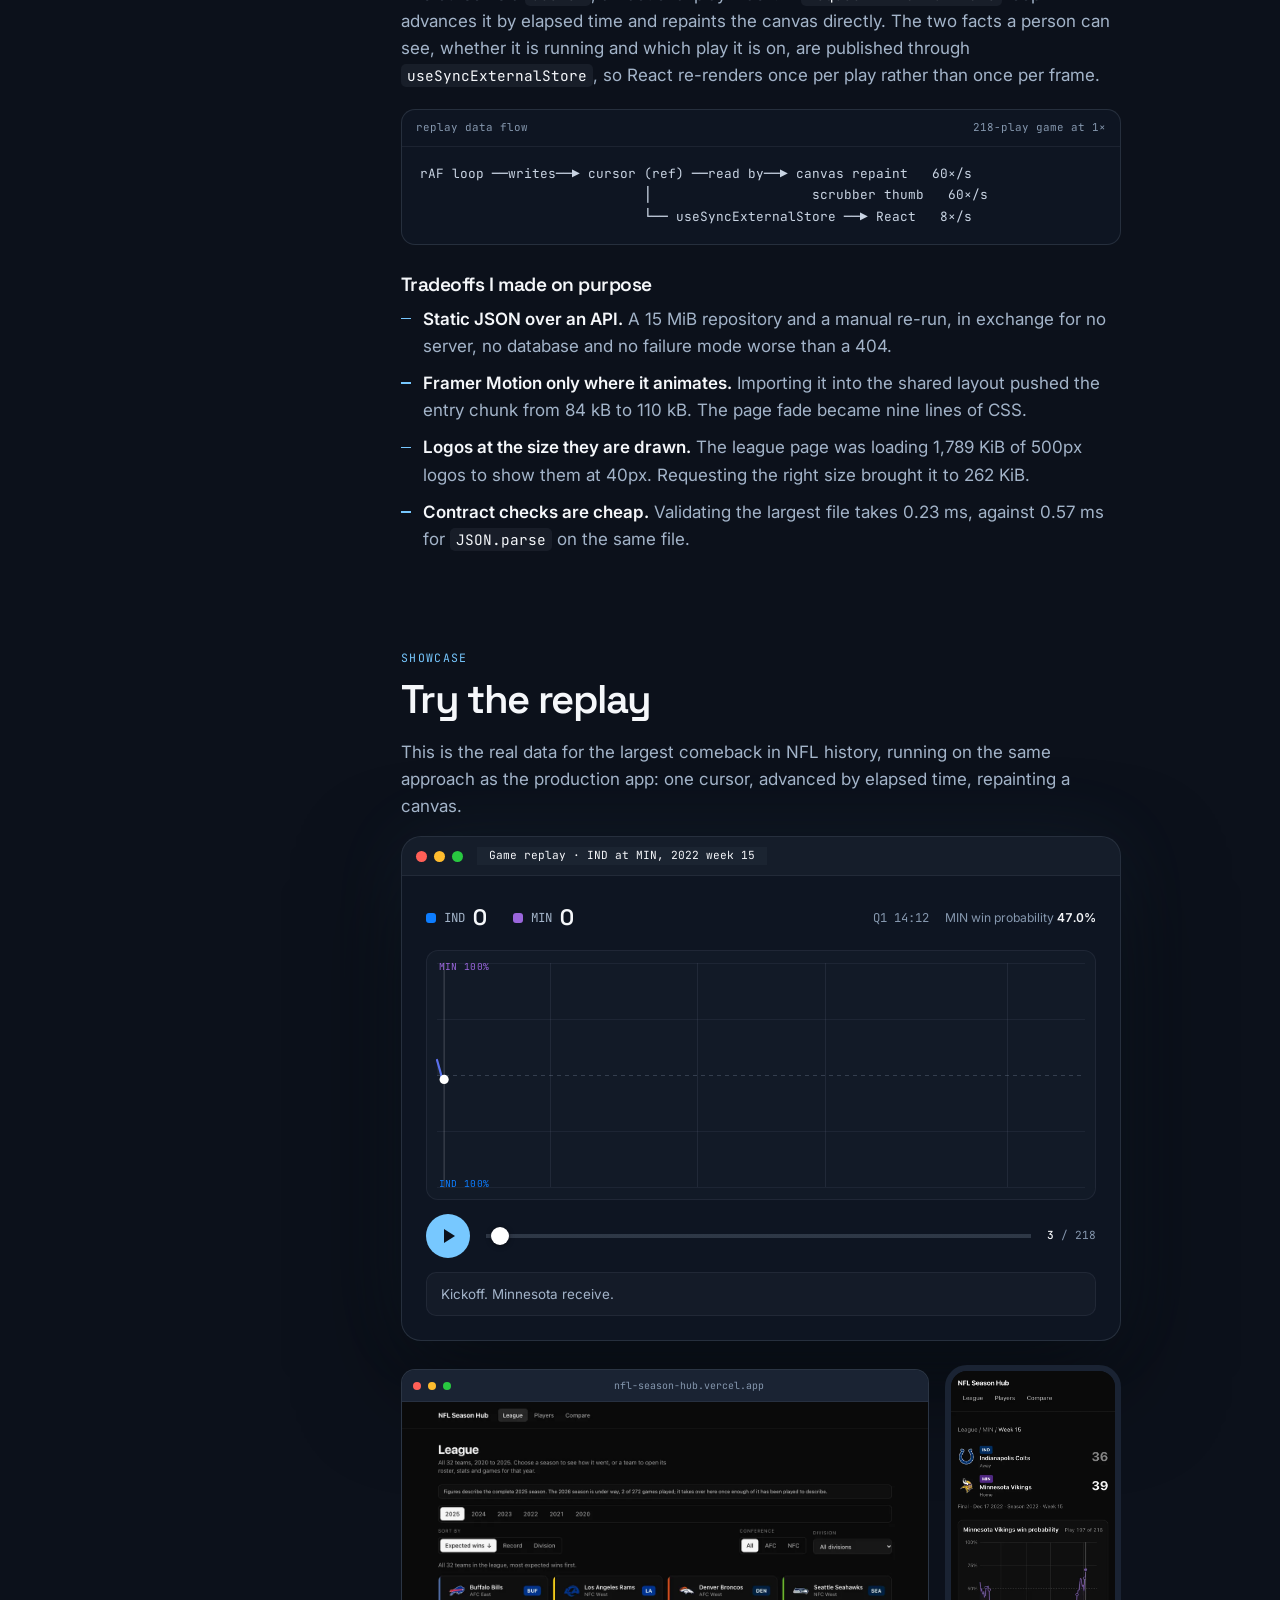
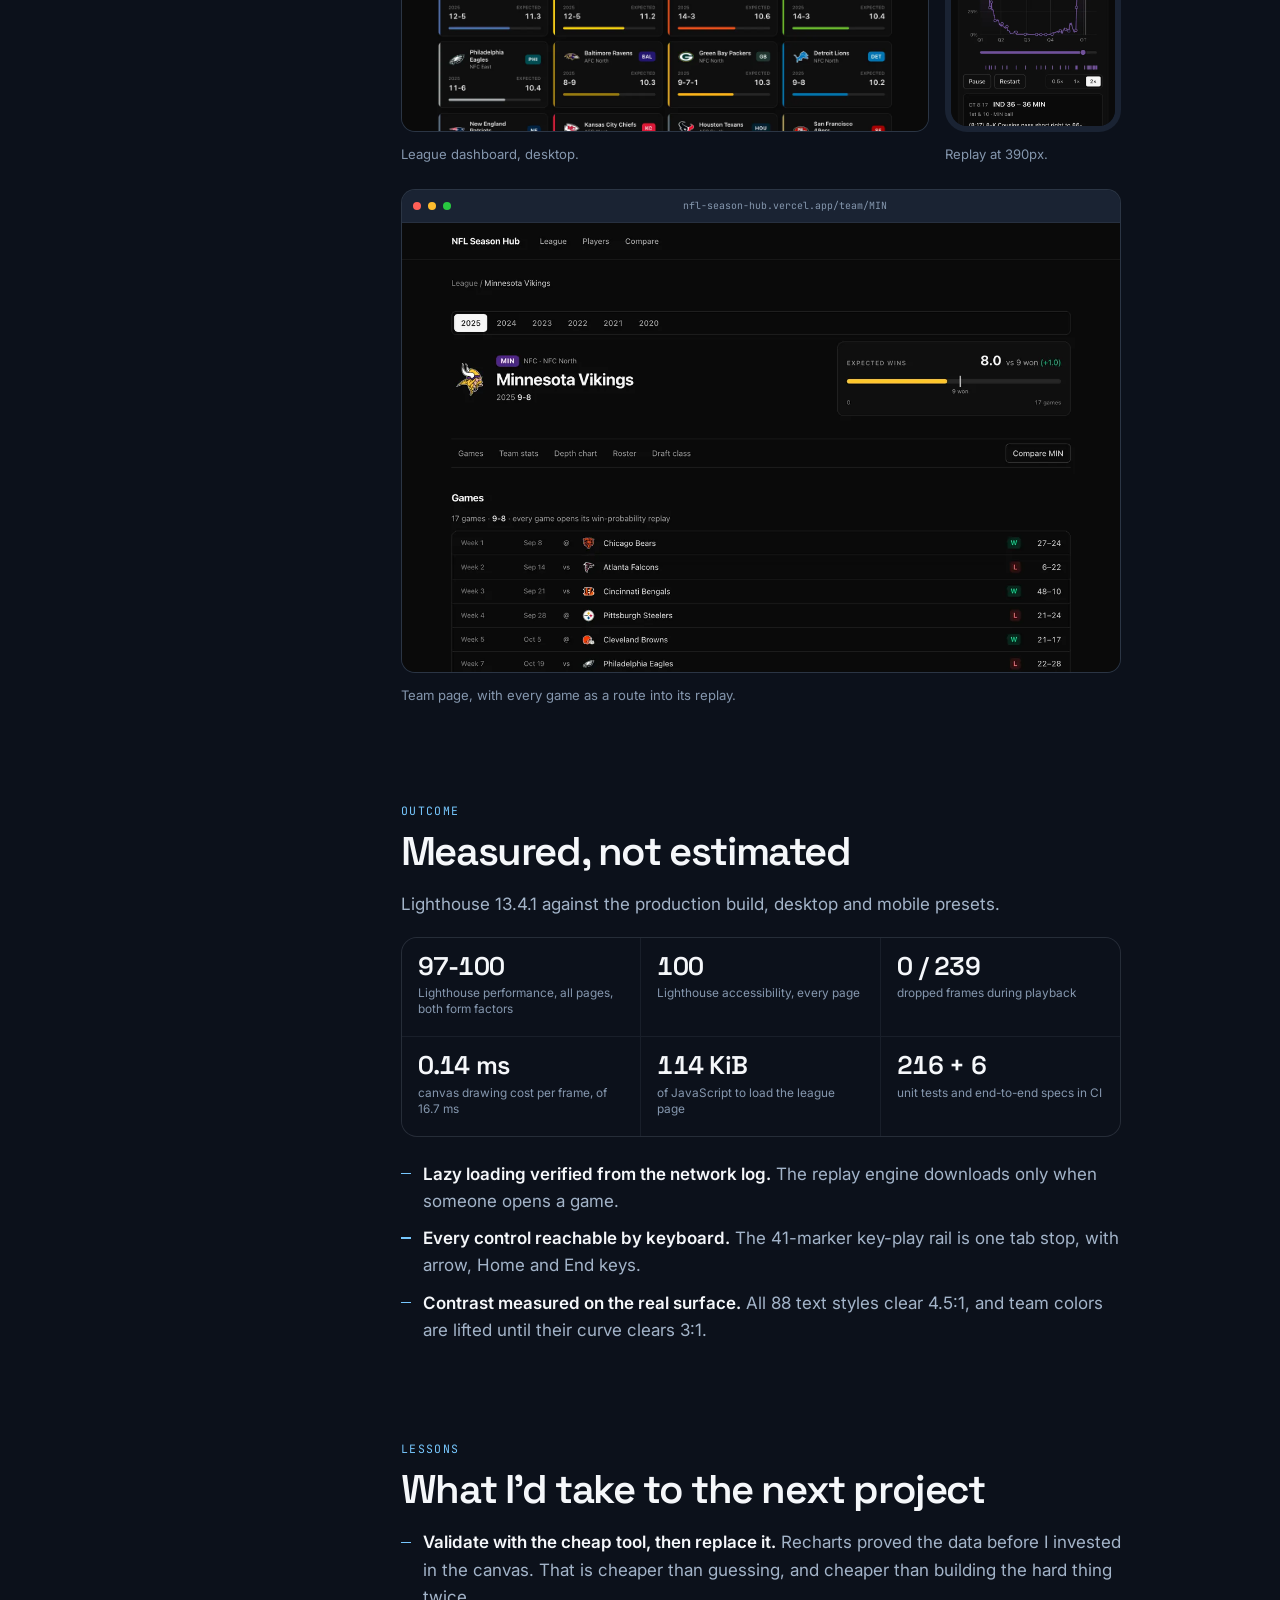
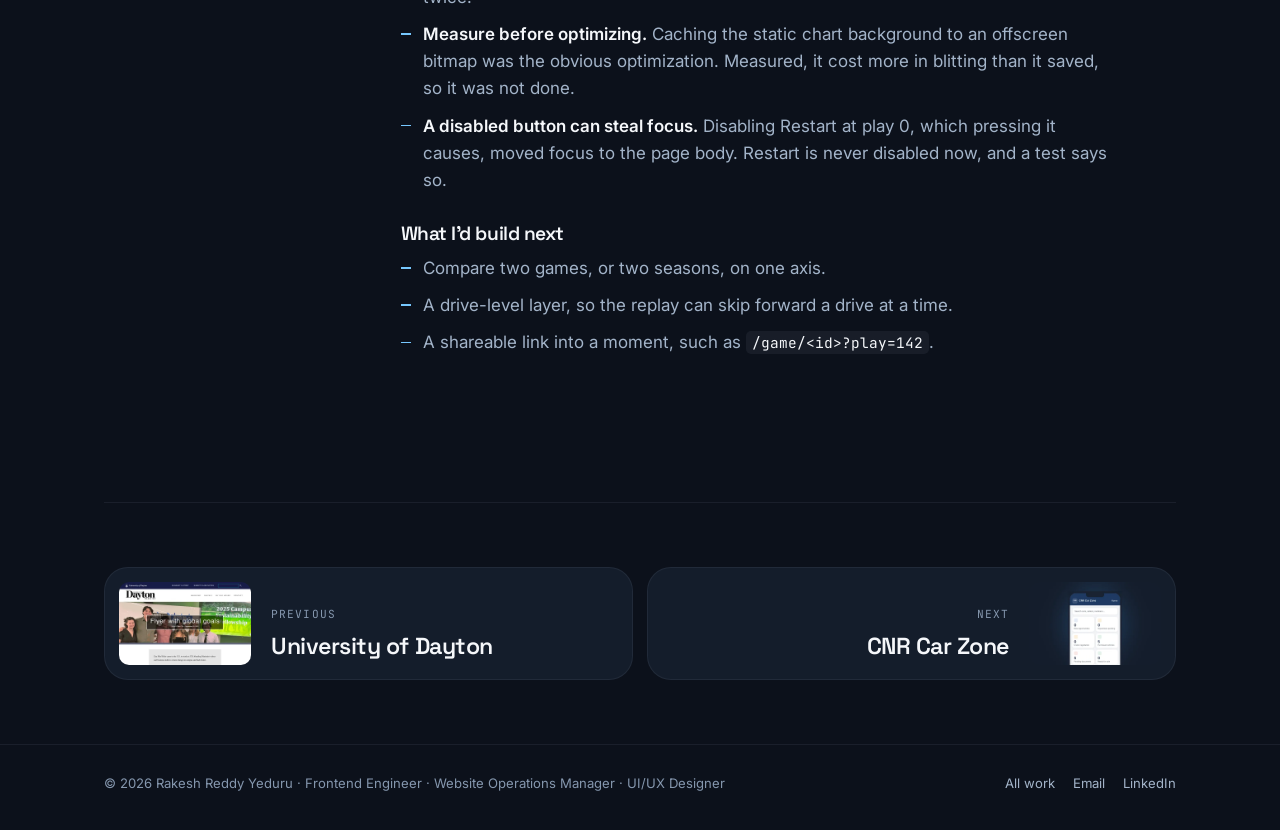
<file: work/nfl-season-hub.html>
<!DOCTYPE html>
<html lang="en" class="no-js">
<head>
<meta charset="utf-8" />
<meta name="viewport" content="width=device-width, initial-scale=1, viewport-fit=cover" />
<script>document.documentElement.className="js";</script>
<title>NFL Season Hub case study | Rakesh Reddy Yeduru</title>
<meta name="description" content="How I designed and built NFL Season Hub: a static React 19 app over 273,325 plays, with a 60fps canvas replay of every game's win probability." />
<link rel="canonical" href="https://rakesh0710.github.io/Rakesh_Portfolio/work/nfl-season-hub.html" />
<meta name="theme-color" content="#0c111b" />
<link rel="icon" href="data:image/svg+xml,<svg xmlns='http://www.w3.org/2000/svg' viewBox='0 0 64 64'><rect width='64' height='64' rx='15' fill='%2377c8ff'/><text x='32' y='43' font-family='Helvetica,Arial,sans-serif' font-size='28' font-weight='bold' fill='%230c111b' text-anchor='middle'>RY</text></svg>" />
<meta property="og:type" content="article" />
<meta property="og:site_name" content="Rakesh Reddy Yeduru" />
<meta property="og:url" content="https://rakesh0710.github.io/Rakesh_Portfolio/work/nfl-season-hub.html" />
<meta property="og:title" content="NFL Season Hub | Case study by Rakesh Reddy Yeduru" />
<meta property="og:description" content="How I designed and built NFL Season Hub: a static React 19 app over 273,325 plays, with a 60fps canvas replay of every game's win probability." />
<meta property="og:image" content="https://rakesh0710.github.io/Rakesh_Portfolio/og.png" />
<meta property="og:image:width" content="1200" />
<meta property="og:image:height" content="630" />
<meta name="twitter:card" content="summary_large_image" />
<link rel="preconnect" href="https://fonts.googleapis.com">
<link rel="preconnect" href="https://fonts.gstatic.com" crossorigin>
<link href="https://fonts.googleapis.com/css2?family=Inter:wght@400;500;600&family=JetBrains+Mono:wght@400;500&family=Space+Grotesk:wght@500;600;700&display=swap" rel="stylesheet">
<link rel="stylesheet" href="../styles.css">
<script type="application/ld+json">
{
  "@context": "https://schema.org",
  "@type": "CreativeWork",
  "name": "NFL Season Hub",
  "description": "How I designed and built NFL Season Hub: a static React 19 app over 273,325 plays, with a 60fps canvas replay of every game's win probability.",
  "url": "https://rakesh0710.github.io/Rakesh_Portfolio/work/nfl-season-hub.html",
  "author": {
    "@type": "Person",
    "name": "Rakesh Reddy Yeduru",
    "url": "https://rakesh0710.github.io/Rakesh_Portfolio/"
  },
  "about": {
    "@type": "WebSite",
    "url": "https://nfl-season-hub.vercel.app"
  }
}
</script>
</head>
<body data-case="nfl">
<svg class="sprite" aria-hidden="true" focusable="false" width="0" height="0" style="position:absolute"><symbol id="i-arrow" viewBox="0 0 24 24" fill="none" stroke="currentColor" stroke-width="2" stroke-linecap="round" stroke-linejoin="round"><path d="M5 12h14M13 6l6 6-6 6"/></symbol><symbol id="i-ext" viewBox="0 0 24 24" fill="none" stroke="currentColor" stroke-width="2" stroke-linecap="round" stroke-linejoin="round"><path d="M7 17 17 7M8 7h9v9"/></symbol><symbol id="i-github" viewBox="0 0 24 24" fill="currentColor"><path d="M12 .297c-6.63 0-12 5.373-12 12 0 5.303 3.438 9.8 8.205 11.385.6.113.82-.258.82-.577 0-.285-.01-1.04-.015-2.04-3.338.724-4.042-1.61-4.042-1.61C4.422 18.07 3.633 17.7 3.633 17.7c-1.087-.744.084-.729.084-.729 1.205.084 1.838 1.236 1.838 1.236 1.07 1.835 2.809 1.305 3.495.998.108-.776.417-1.305.76-1.605-2.665-.3-5.466-1.332-5.466-5.93 0-1.31.465-2.38 1.235-3.22-.135-.303-.54-1.523.105-3.176 0 0 1.005-.322 3.3 1.23.96-.267 1.98-.399 3-.405 1.02.006 2.04.138 3 .405 2.28-1.552 3.285-1.23 3.285-1.23.645 1.653.24 2.873.12 3.176.765.84 1.23 1.91 1.23 3.22 0 4.61-2.805 5.625-5.475 5.92.42.36.81 1.096.81 2.22 0 1.606-.015 2.896-.015 3.286 0 .315.21.69.825.57C20.565 22.092 24 17.592 24 12.297c0-6.627-5.373-12-12-12"/></symbol><symbol id="i-linkedin" viewBox="0 0 24 24" fill="currentColor"><path fill-rule="evenodd" d="M4 3h16a1 1 0 0 1 1 1v16a1 1 0 0 1-1 1H4a1 1 0 0 1-1-1V4a1 1 0 0 1 1-1zm2.3 7.2V18h2.6v-7.8zm1.3-4.1a1.5 1.5 0 1 0 0 3 1.5 1.5 0 0 0 0-3zM11 10.2V18h2.6v-4.1c0-1.1.2-2.2 1.6-2.2s1.4 1.3 1.4 2.3v4H19v-4.5c0-2.2-.5-3.9-3-3.9a2.7 2.7 0 0 0-2.4 1.3v-1.1z"/></symbol><symbol id="i-mail" viewBox="0 0 24 24" fill="none" stroke="currentColor" stroke-width="2" stroke-linecap="round" stroke-linejoin="round"><rect x="3" y="5" width="18" height="14" rx="2"/><path d="m3.5 6.5 8.5 6.5 8.5-6.5"/></symbol></svg>

<a class="skip" href="#main">Skip to content</a>
<div class="progress" id="progress" aria-hidden="true"><i></i></div>

<header>
  <nav class="nav" id="nav" aria-label="Primary">
    <div class="nav__in">
      <a class="brand" href="../index.html" aria-label="Rakesh Reddy Yeduru, home">
        <span class="brand__mark" aria-hidden="true">RY</span>
        <span class="brand__txt">Rakesh Reddy Yeduru<span class="brand__role">Frontend Engineer</span></span>
      </a>
      <div class="nav__menu">
        <ul class="nav__links">
          <li><a href="../index.html#experience">Experience</a></li>
          <li><a href="../index.html#work" aria-current="true">Work</a></li>
          <li><a href="../index.html#expertise">Expertise</a></li>
          <li><a href="../index.html#about">About</a></li>
        </ul>
      </div>
      <a class="btn btn--primary nav__cta" href="../index.html#contact">Contact</a>
      <button class="nav__burger" id="burger" type="button" aria-expanded="false" aria-controls="sheet" aria-label="Open menu">
        <span aria-hidden="true"></span><span aria-hidden="true"></span>
      </button>
    </div>
  </nav>
  <div class="sheet" id="sheet" hidden>
    <a href="../index.html#experience">Experience <span>01</span></a>
    <a href="../index.html#work">Work <span>02</span></a>
    <a href="../index.html#expertise">Expertise <span>03</span></a>
    <a href="../index.html#about">About <span>05</span></a>
    <a href="../index.html#contact">Contact <span>06</span></a>
  </div>
</header>

<main id="main">

<section class="case-hero" aria-labelledby="case-title">
  <div class="hero__glow" aria-hidden="true"></div>
  <div class="hero__grid" aria-hidden="true"></div>
  <div class="shell">
    <nav class="crumb" aria-label="Breadcrumb">
      <a href="../index.html#work"><svg class="i" aria-hidden="true"><use href="#i-arrow"/></svg>All work</a>
    </nav>
    <p class="eyebrow">Case study · Personal product</p>
    <h1 id="case-title">NFL Season Hub</h1>
    <p class="case-hero__lede">Six NFL seasons you can drill through, from league standings to any team and any game, ending in a scrubbable replay of how that game's win probability actually moved.</p>
    <div class="proj__acts"><a class="btn btn--primary" href="https://nfl-season-hub.vercel.app" target="_blank" rel="noopener">Open the live app<svg class="i" aria-hidden="true"><use href="#i-ext"/></svg><span class="vh"> (opens in a new tab)</span></a></div>
  </div>
</section>

<div class="case-shot">
  <div class="case-shot__in rv">
<figure class="frame rv"><div class="frame__bar" aria-hidden="true"><span class="lights"><i></i><i></i><i></i></span><span class="frame__url">nfl-season-hub.vercel.app/game/2022_15_IND_MIN</span></div><img src="../assets/work/nfl-game.webp" srcset="../assets/work/nfl-game-640.webp 640w, ../assets/work/nfl-game.webp 1280w, ../assets/work/nfl-game-1920.webp 1920w" sizes="(max-width:760px) 100vw, (max-width:1440px) 92vw, 1320px" alt="The game replay page: Minnesota's win-probability curve against Indianapolis, falling near zero in the third quarter and climbing back in overtime, with key-play markers below." width="1280" height="800" fetchpriority="high" decoding="async"></figure>
  </div>
  <div class="shell">
    <dl class="case-meta rv">
      <div><dt>Role</dt><dd>Solo build: product, interface, data pipeline, tests</dd></div>
      <div><dt>Stack</dt><dd>React 19, TypeScript, Vite, Canvas, Python (polars)</dd></div>
      <div><dt>Scope</dt><dd>2020 to 2025 · 1,693 games · 273,325 plays</dd></div>
      <div><dt>Status</dt><dd>Live on Vercel, CI on every push</dd></div>
    </dl>
  </div>
</div>

<div class="shell case-body">
  <nav class="toc" data-toc aria-label="On this page">
    <p>On this page</p>
    <ol>
          <li><a href="#overview">Overview</a></li>
          <li><a href="#role">Responsibilities</a></li>
          <li><a href="#challenge">Challenge</a></li>
          <li><a href="#process">Process</a></li>
          <li><a href="#engineering">Engineering</a></li>
          <li><a href="#showcase">Showcase</a></li>
          <li><a href="#outcome">Outcome</a></li>
          <li><a href="#lessons">Lessons</a></li>
    </ol>
  </nav>
  <div class="prose">
        <section id="overview" aria-labelledby="overview-h">
          <p class="k">Overview</p>
          <h2 id="overview-h">A way to see the shape of a game</h2>
          <p>NFL play-by-play data is public and excellent. nflverse publishes every play of every game, win
          probability included. It is also almost unreadable: season-sized files with hundreds of columns,
          wonderful for a modelling notebook and useless if your question is <b>"what did that comeback
          look like?"</b></p>
          <p>NFL Season Hub is a static site that takes a visitor from all 32 teams down to a single play
          in three clicks, and then plays the game back to them.</p>
          <ul class="dots">
            <li><b>League dashboard.</b> 32 teams, sortable and filterable. The view lives in the URL, so a filtered dashboard is a link you can send.</li>
            <li><b>Team page.</b> Projected wins against last season, offensive and defensive splits, depth chart, roster, draft class and every game as a route into its replay.</li>
            <li><b>Game replay.</b> The flagship: win probability animated one play at a time on a canvas, with decisive plays marked, a scrubber, and a context box that always says where the game stands.</li>
          </ul>
        </section>

        <section id="role" aria-labelledby="role-h">
          <p class="k">Responsibilities</p>
          <h2 id="role-h">What I built</h2>
          <p>Everything. It is a solo project, so the product decisions, the interface, the data pipeline
          and the test suite are all mine.</p>
          <ul class="dots">
            <li><b>Product and interface:</b> the League → Team → Game → Replay flow, the layout, and the replay's controls.</li>
            <li><b>Data pipeline:</b> a Python ETL in polars over nflverse, writing 1,727 typed JSON files, plus a validator that enforces the contract.</li>
            <li><b>Front end:</b> React 19, TypeScript and Vite, with lazy-loaded routes and a custom canvas renderer.</li>
            <li><b>Quality:</b> 216 unit and component tests, 6 end-to-end specs on two devices, CI on every push, and a keyboard-only accessibility audit.</li>
          </ul>
        </section>

        <section id="challenge" aria-labelledby="challenge-h">
          <p class="k">Challenge</p>
          <h2 id="challenge-h">Three hard problems</h2>
          <h3>Turning a spreadsheet into a story</h3>
          <p>The gap was never the data. It was that nothing turns a row of <code>home_wp = 0.11</code> into
          the thing a person came for.</p>
          <h3>Animating at 60 frames a second inside React</h3>
          <p>The replay advances a cursor sixty times a second. Storing that in <code>useState</code> means a
          render, a reconciliation and a commit per frame, for a chart whose only change is a few hundred
          pixels of line.</p>
          <h3>Staying fast with no backend</h3>
          <p>1,693 games and 273,325 plays, served without a server, a database or a cold start.</p>
        </section>

        <section id="process" aria-labelledby="process-h">
          <p class="k">Process</p>
          <h2 id="process-h">Validate cheaply, then build the hard thing once</h2>
          <ul class="dots">
            <li><b>Data first.</b> The ETL runs locally, by hand, and writes static JSON. A finished season is a fact, so freshness is a human action, not a runtime one.</li>
            <li><b>Prove the data with a library.</b> The win-probability chart was first built in Recharts to validate the numbers. It did that job and was then deleted.</li>
            <li><b>Then build the flagship.</b> A custom canvas renderer, because no charting library gives per-frame control of a 218-point animated reveal.</li>
            <li><b>Check the contract from both sides.</b> <code>validate.py</code> on the producing side; a runtime check in the browser on the consuming side.</li>
            <li><b>Test what could break.</b> Every test targets behavior that could plausibly fail. Two exist because the bug happened first.</li>
            <li><b>Audit by hand.</b> Keyboard only, contrast read from the rendered page, Lighthouse as a floor rather than the audit.</li>
          </ul>
          <div class="callout"><b>The validator earned its keep.</b> It caught four real defects: non-chronological
          play IDs, timeout rows carrying stale scores, playoff games inflating per-game rates, and an upstream
          depth-chart schema change in 2025.</div>
        </section>

        <section id="engineering" aria-labelledby="engineering-h">
          <p class="k">Engineering</p>
          <h2 id="engineering-h">The decision everything follows from</h2>
          <p><b>The data never changes at runtime.</b> That one decision removes the database, the API, the
          cache-invalidation problem and the cold start, and replaces them with a build step.</p>
          <div class="arch" role="img" aria-label="Architecture: nflverse data feeds a Python ETL, which writes 1,727 typed JSON files checked by a validator, committed to the repository, read by a React 19 app through a runtime contract check, and drawn by a canvas replay, deployed statically on Vercel.">
            <div class="arch__node"><b>nflverse</b><span>play-by-play, rosters, depth charts, draft, schedules</span></div>
            <div class="arch__link"><span>run once, locally</span></div>
            <div class="arch__node"><b>Python ETL (polars)</b><span>etl/build_data.py</span></div>
            <div class="arch__link"><span>validate.py enforces the contract</span></div>
            <div class="arch__node arch__node--hi"><b>1,727 typed static JSON files</b><span>teams-index · games-index · team/&lt;ID&gt; · game/&lt;ID&gt;</span></div>
            <div class="arch__link"><span>runtime contract check</span></div>
            <div class="arch__node"><b>React 19 + TypeScript + Vite</b><span>src/lib/data.ts, three lazy routes</span></div>
            <div class="arch__link"><span>requestAnimationFrame</span></div>
            <div class="arch__node"><b>Canvas replay</b><span>deployed statically on Vercel</span></div>
          </div>
          <h3>Why the replay is not React state</h3>
          <p>The cursor is a <code>useRef</code>, a fractional play index. A <code>requestAnimationFrame</code> loop
          advances it by elapsed time and repaints the canvas directly. The two facts a person can see, whether
          it is running and which play it is on, are published through <code>useSyncExternalStore</code>, so React
          re-renders once per play rather than once per frame.</p>
          <div class="codeblock">
            <div class="codeblock__bar"><span>replay data flow</span><span>218-play game at 1×</span></div>
            <pre>rAF loop ──writes──▶ cursor (ref) ──read by──▶ canvas repaint   60×/s
                            │                    scrubber thumb   60×/s
                            └── useSyncExternalStore ──▶ React   8×/s</pre>
          </div>
          <h3>Tradeoffs I made on purpose</h3>
          <ul class="dots">
            <li><b>Static JSON over an API.</b> A 15 MiB repository and a manual re-run, in exchange for no server, no database and no failure mode worse than a 404.</li>
            <li><b>Framer Motion only where it animates.</b> Importing it into the shared layout pushed the entry chunk from 84 kB to 110 kB. The page fade became nine lines of CSS.</li>
            <li><b>Logos at the size they are drawn.</b> The league page was loading 1,789 KiB of 500px logos to show them at 40px. Requesting the right size brought it to 262 KiB.</li>
            <li><b>Contract checks are cheap.</b> Validating the largest file takes 0.23 ms, against 0.57 ms for <code>JSON.parse</code> on the same file.</li>
          </ul>
        </section>

        <section id="showcase" aria-labelledby="showcase-h">
          <p class="k">Showcase</p>
          <h2 id="showcase-h">Try the replay</h2>
          <p>This is the real data for the largest comeback in NFL history, running on the same approach as the
          production app: one cursor, advanced by elapsed time, repainting a canvas.</p>
          <div class="win" data-win>
            <div class="win__bar">
              <span class="lights" aria-hidden="true"><i></i><i></i><i></i></span>
              <span class="tab is-on" style="font-family:var(--mono);font-size:.7rem">Game replay · IND at MIN, 2022 week 15</span>
            </div>
            <div class="pane">
              <div class="rp__head">
                <div class="rp__score">
                  <span class="rp__team"><i class="rp__sw" data-sw-away></i>IND <b data-as>0</b></span>
                  <span class="rp__team"><i class="rp__sw" data-sw-home></i>MIN <b data-hs>0</b></span>
                  <span class="rp__ot" data-ot hidden>OT</span>
                </div>
                <div class="rp__meta">
                  <span class="rp__clock" data-clock>Q1 15:00</span>
                  <span class="rp__prob">MIN win probability <b data-wp>56.7%</b></span>
                </div>
              </div>
              <div class="rp__canvas">
                <canvas data-canvas role="img" aria-label="Win probability chart, Minnesota Vikings against Indianapolis Colts, week 15 of the 2022 season. Minnesota falls to 0.1 percent win probability in the third quarter and recovers to win 39 to 36 in overtime."></canvas>
                <span class="rp__ax rp__ax--top" data-ax-top aria-hidden="true">MIN 100%</span>
                <span class="rp__ax rp__ax--bot" data-ax-bot aria-hidden="true">IND 100%</span>
              </div>
              <div class="rp__ctrl">
                <button class="rp__play" type="button" data-play aria-label="Play the replay"><span aria-hidden="true"></span></button>
                <input class="rp__seek" type="range" min="0" max="217" value="0" step="1" data-seek aria-label="Scrub through the game play by play">
                <span class="rp__n"><b data-n>1</b> / 218</span>
              </div>
              <p class="rp__desc" data-desc>Press play to watch the game unfold.</p>
            </div>
          </div>
          <script type="application/json" data-nfl-data>{"g":{"id":"2022_15_IND_MIN","season":2022,"week":15,"date":"2022-12-17","h":{"id":"MIN","n":"Minnesota Vikings","c":"#4F2683","s":39},"a":{"id":"IND","n":"Indianapolis Colts","c":"#002C5F","s":36}},"wp":[567,520,470,497,458,440,443,468,406,418,424,510,512,512,520,527,507,485,293,292,292,353,269,273,268,254,206,208,153,157,157,155,162,150,157,134,108,116,97,99,93,119,95,94,95,76,79,69,74,82,90,46,45,43,42,35,12,16,16,14,15,16,18,21,35,34,36,28,4,4,4,5,5,5,6,6,4,5,6,5,5,5,5,3,4,4,4,7,7,6,4,4,3,2,2,2,2,2,2,2,2,1,1,3,4,3,2,2,2,2,1,2,2,2,1,1,1,1,1,1,1,2,2,1,1,1,1,1,2,5,4,6,6,7,5,20,20,23,20,23,25,31,31,27,37,32,24,36,32,44,29,41,14,17,44,51,65,73,62,58,56,57,57,59,46,41,87,126,110,128,114,90,64,58,36,28,36,38,48,296,434,434,480,485,484,541,610,603,603,549,521,535,535,477,611,622,702,720,760,635,550,450,428,630,633,524,581,647,484,553,682,818,332,316,396,613,450,847],"hs":[0,0,0,0,0,0,0,0,0,0,0,0,0,0,0,0,0,0,0,0,0,0,0,0,0,0,0,0,0,0,0,0,0,0,0,0,0,0,0,0,0,0,0,0,0,0,0,0,0,0,0,0,0,0,0,0,0,0,0,0,0,0,0,0,0,0,0,0,0,0,0,0,0,0,0,0,0,0,0,0,0,0,0,0,0,0,0,0,0,0,0,0,0,0,0,0,0,0,0,0,0,0,0,0,0,6,7,7,7,7,7,7,7,7,7,7,7,7,7,7,7,7,13,14,14,14,14,14,14,14,14,14,14,14,20,21,21,21,21,21,21,21,21,21,21,21,21,21,21,21,21,21,21,21,21,21,21,21,21,27,28,28,28,28,28,28,28,28,28,28,28,28,28,28,28,28,28,28,34,36,36,36,36,36,36,36,36,36,36,36,36,36,36,36,36,36,36,36,36,36,36,36,36,36,36,36,36,36,36,36,36,36,36,36,36,36,36,39],"as":[0,0,0,0,0,0,0,0,0,0,0,3,3,3,3,3,3,9,10,10,10,10,10,10,10,10,10,10,16,17,17,17,17,17,17,17,17,17,17,17,17,20,20,20,20,20,20,20,20,20,23,23,23,23,23,23,23,23,23,23,23,23,23,23,23,23,23,29,30,30,30,30,30,30,30,30,30,30,30,30,30,30,30,30,33,33,33,33,33,33,33,33,33,33,33,33,33,33,33,33,33,33,33,33,33,33,33,33,33,33,33,33,33,36,36,36,36,36,36,36,36,36,36,36,36,36,36,36,36,36,36,36,36,36,36,36,36,36,36,36,36,36,36,36,36,36,36,36,36,36,36,36,36,36,36,36,36,36,36,36,36,36,36,36,36,36,36,36,36,36,36,36,36,36,36,36,36,36,36,36,36,36,36,36,36,36,36,36,36,36,36,36,36,36,36,36,36,36,36,36,36,36,36,36,36,36,36,36,36,36,36,36,36,36,36,36,36,36],"q":[1,1,1,1,1,1,1,1,1,1,1,1,1,1,1,1,1,1,1,1,1,1,1,1,1,1,1,1,1,1,1,1,1,1,1,1,1,1,2,2,2,2,2,2,2,2,2,2,2,2,2,2,2,2,2,2,2,2,2,2,2,2,2,2,2,2,2,2,2,2,2,2,2,2,2,2,2,2,2,2,2,2,2,2,2,2,2,3,3,3,3,3,3,3,3,3,3,3,3,3,3,3,3,3,3,3,3,3,3,3,3,3,3,3,3,3,3,3,3,3,3,3,3,3,3,3,3,3,3,3,4,4,4,4,4,4,4,4,4,4,4,4,4,4,4,4,4,4,4,4,4,4,4,4,4,4,4,4,4,4,4,4,4,4,4,4,4,4,4,4,4,4,4,4,4,4,4,4,4,4,4,4,4,4,4,4,4,4,4,4,4,5,5,5,5,5,5,5,5,5,5,5,5,5,5,5,5,5,5,5,5,5,5,5,5,5,5,5],"c":[900,892,852,818,779,748,716,675,641,636,599,555,551,551,530,511,504,500,492,492,492,453,440,408,387,355,315,276,235,231,231,226,198,158,121,76,70,35,900,870,834,791,787,782,755,710,666,661,655,652,646,641,637,607,582,546,538,508,468,433,427,423,409,400,389,389,361,357,350,350,350,318,295,288,251,246,240,200,163,120,115,108,103,58,12,8,3,900,897,878,852,845,837,797,777,742,737,692,683,676,641,610,582,549,514,506,502,502,494,456,420,379,339,299,293,293,259,232,199,193,156,124,79,73,73,68,25,20,15,7,900,876,841,809,779,773,773,769,724,684,678,642,626,621,595,589,548,520,496,489,482,477,437,433,426,402,374,368,339,334,330,330,330,288,252,208,205,201,197,192,187,183,177,177,172,165,160,157,148,135,135,131,120,115,82,82,70,65,43,22,13,600,596,560,555,517,497,456,417,374,369,344,298,290,257,229,178,174,143,120,113,109,101,71,48,23,20,7],"key":[{"i":11,"t":"C.McLaughlin 26 yard field goal is GOOD, Center-L.Rhodes, Holder-M.Haack."},{"i":17,"t":"R.Wright punt is BLOCKED by I.Odenigbo, Center-A.DePaola, RECOVERED by IND-J.Domann at MIN 24.\u2026"},{"i":18,"t":"C.McLaughlin extra point is GOOD, Center-L.Rhodes, Holder-M.Haack."},{"i":21,"t":"(No Huddle) D.Cook up the middle to IND 31 for 4 yards (Z.Franklin; R.McLeod). FUMBLES\u2026"},{"i":28,"t":"M.Ryan pass short right to D.Jackson for 1 yard, TOUCHDOWN."},{"i":41,"t":"C.McLaughlin 28 yard field goal is GOOD, Center-L.Rhodes, Holder-M.Haack."},{"i":50,"t":"C.McLaughlin 49 yard field goal is GOOD, Center-L.Rhodes, Holder-M.Haack."},{"i":67,"t":"(Shotgun) K.Cousins pass short middle intended for J.Reagor INTERCEPTED by J.Blackmon at MIN\u2026"},{"i":84,"t":"(:12) C.McLaughlin 27 yard field goal is GOOD, Center-L.Rhodes, Holder-M.Haack."},{"i":105,"t":"(Shotgun) K.Cousins pass short left to K.Osborn for 2 yards, TOUCHDOWN."},{"i":113,"t":"C.McLaughlin 52 yard field goal is GOOD, Center-L.Rhodes, Holder-M.Haack."},{"i":122,"t":"C.Ham up the middle for 1 yard, TOUCHDOWN. PENALTY on MIN-B.O'Neill, Unnecessary Roughness, 15\u2026"},{"i":134,"t":"(Shotgun) K.Cousins pass short left to J.Jefferson for 8 yards, TOUCHDOWN."},{"i":149,"t":"K.Cousins pass deep left intended for J.Reagor INTERCEPTED by R.Thomas at IND 2. R.Thomas ran\u2026"},{"i":159,"t":"K.Cousins pass short right to A.Thielen for 1 yard, TOUCHDOWN."},{"i":165,"t":"D.Jackson right guard to IND 39 for 1 yard (H.Phillips; Z.Smith). PENALTY on MIN-C.Sullivan,\u2026"},{"i":178,"t":"(Shotgun) K.Cousins pass short left to D.Cook for 64 yards, TOUCHDOWN."},{"i":179,"t":"(Pass formation) TWO-POINT CONVERSION ATTEMPT. K.Cousins pass to T.Hockenson is complete.\u2026"},{"i":180,"t":"G.Joseph kicks 71 yards from MIN 35 to IND -6. D.Flowers to IND 25 for 31 yards (L.Vilain)."},{"i":194,"t":"K.Cousins pass short left to D.Cook to MIN 39 for 6 yards (B.Okereke)."},{"i":199,"t":"(Shotgun) K.Cousins pass incomplete short middle to K.Osborn (D.Buckner)."},{"i":201,"t":"(Shotgun) K.Cousins pass short middle to T.Hockenson to IND 39 for 14 yards (Z.Franklin)."},{"i":203,"t":"Z.Moss left tackle to IND 18 for 5 yards (E.Kendricks; J.Hicks)."},{"i":205,"t":"(Shotgun) M.Ryan sacked at IND 28 for -5 yards (sack split by Z.Smith and D.Hunter). FUMBLES\u2026"},{"i":208,"t":"Z.Moss left tackle to IND 44 for 1 yard (H.Phillips)."},{"i":210,"t":"(Shotgun) M.Ryan pass incomplete short left to A.Pierce [D.Hunter]."},{"i":211,"t":"M.Haack punts 38 yards to MIN 18, Center-L.Rhodes, downed by IND-A.Dulin."},{"i":212,"t":"(Shotgun) D.Cook up the middle to MIN 24 for 6 yards (K.Paye)."},{"i":215,"t":"(:23) (No Huddle, Shotgun) K.Cousins pass incomplete short right to T.Hockenson. MIN-C.Darrisaw\u2026"},{"i":216,"t":"(:20) (Shotgun) K.Cousins pass short right to J.Jefferson to IND 27 for 13 yards (I.Odenigbo).\u2026"},{"i":217,"t":"(:07) G.Joseph 40 yard field goal is GOOD, Center-A.DePaola, Holder-R.Wright."}],"teams":[{"id":"BUF","n":"Buffalo Bills","c":"#00338D","p":11.3,"w":13,"l":4},{"id":"LA","n":"Los Angeles Rams","c":"#003594","p":11.2,"w":10,"l":7},{"id":"DEN","n":"Denver Broncos","c":"#002244","p":10.6,"w":10,"l":7},{"id":"SEA","n":"Seattle Seahawks","c":"#002244","p":10.4,"w":10,"l":7},{"id":"PHI","n":"Philadelphia Eagles","c":"#004C54","p":10.4,"w":14,"l":3},{"id":"BAL","n":"Baltimore Ravens","c":"#241773","p":10.3,"w":12,"l":5},{"id":"GB","n":"Green Bay Packers","c":"#203731","p":10.3,"w":11,"l":6},{"id":"DET","n":"Detroit Lions","c":"#0076B6","p":10.2,"w":15,"l":2},{"id":"NE","n":"New England Patriots","c":"#002244","p":10.2,"w":4,"l":13},{"id":"KC","n":"Kansas City Chiefs","c":"#E31837","p":9.9,"w":15,"l":2}]}</script>
          <div class="figs">
            <figure class="fig"><figure class="frame rv"><div class="frame__bar" aria-hidden="true"><span class="lights"><i></i><i></i><i></i></span><span class="frame__url">nfl-season-hub.vercel.app</span></div><img src="../assets/work/nfl-league.webp" srcset="../assets/work/nfl-league-640.webp 640w, ../assets/work/nfl-league.webp 1280w, ../assets/work/nfl-league-1920.webp 1920w" sizes="(max-width:760px) 100vw, (max-width:1440px) 92vw, 1320px" alt="The league dashboard: 32 team cards sorted by expected wins, with season, conference and division filters." width="1280" height="800" loading="lazy" decoding="async"></figure>
              <figcaption>League dashboard, desktop.</figcaption>
            </figure>
            <figure class="fig fig--phone">
              <img src="../assets/work/nfl-mobile.webp" alt="The game replay on a phone, with the win-probability chart and transport controls stacked." width="585" height="1266" loading="lazy" decoding="async">
              <figcaption>Replay at 390px.</figcaption>
            </figure>
          </div>
          <figure class="fig"><figure class="frame rv"><div class="frame__bar" aria-hidden="true"><span class="lights"><i></i><i></i><i></i></span><span class="frame__url">nfl-season-hub.vercel.app/team/MIN</span></div><img src="../assets/work/nfl-team.webp" srcset="../assets/work/nfl-team-640.webp 640w, ../assets/work/nfl-team.webp 1280w, ../assets/work/nfl-team-1920.webp 1920w" sizes="(max-width:760px) 100vw, (max-width:1440px) 92vw, 1320px" alt="The Minnesota Vikings team page: expected wins against actual, tabs for games, team stats, depth chart, roster and draft class, and the season's game list." width="1280" height="800" loading="lazy" decoding="async"></figure>
            <figcaption>Team page, with every game as a route into its replay.</figcaption>
          </figure>
        </section>

        <section id="outcome" aria-labelledby="outcome-h">
          <p class="k">Outcome</p>
          <h2 id="outcome-h">Measured, not estimated</h2>
          <p>Lighthouse 13.4.1 against the production build, desktop and mobile presets.</p>
          <div class="results" style="margin:18px 0 24px">
            <div><b>97-100</b><span>Lighthouse performance, all pages, both form factors</span></div>
            <div><b>100</b><span>Lighthouse accessibility, every page</span></div>
            <div><b>0 / 239</b><span>dropped frames during playback</span></div>
            <div><b>0.14 ms</b><span>canvas drawing cost per frame, of 16.7 ms</span></div>
            <div><b>114 KiB</b><span>of JavaScript to load the league page</span></div>
            <div><b>216 + 6</b><span>unit tests and end-to-end specs in CI</span></div>
          </div>
          <ul class="dots">
            <li><b>Lazy loading verified from the network log.</b> The replay engine downloads only when someone opens a game.</li>
            <li><b>Every control reachable by keyboard.</b> The 41-marker key-play rail is one tab stop, with arrow, Home and End keys.</li>
            <li><b>Contrast measured on the real surface.</b> All 88 text styles clear 4.5:1, and team colors are lifted until their curve clears 3:1.</li>
          </ul>
        </section>

        <section id="lessons" aria-labelledby="lessons-h">
          <p class="k">Lessons</p>
          <h2 id="lessons-h">What I'd take to the next project</h2>
          <ul class="dots">
            <li><b>Validate with the cheap tool, then replace it.</b> Recharts proved the data before I invested in the canvas. That is cheaper than guessing, and cheaper than building the hard thing twice.</li>
            <li><b>Measure before optimizing.</b> Caching the static chart background to an offscreen bitmap was the obvious optimization. Measured, it cost more in blitting than it saved, so it was not done.</li>
            <li><b>A disabled button can steal focus.</b> Disabling Restart at play 0, which pressing it causes, moved focus to the page body. Restart is never disabled now, and a test says so.</li>
          </ul>
          <h3>What I'd build next</h3>
          <ul class="dots">
            <li>Compare two games, or two seasons, on one axis.</li>
            <li>A drive-level layer, so the replay can skip forward a drive at a time.</li>
            <li>A shareable link into a moment, such as <code>/game/&lt;id&gt;?play=142</code>.</li>
          </ul>
        </section>
  </div>
</div>

<div class="shell">
  <nav class="pn" aria-label="More case studies">
    <a href="university-of-dayton.html"><img src="../assets/work/ud-global-goals-640.webp" alt="" width="640" height="400" loading="lazy" decoding="async"><span>Previous</span><b>University of Dayton</b></a>
    <a href="cnr-car-zone.html"><img src="../assets/work/cnr-card.webp" alt="" width="640" height="400" loading="lazy" decoding="async"><span>Next</span><b>CNR Car Zone</b></a>
  </nav>
</div>

</main>

<footer class="foot">
  <div class="shell foot__in">
    <span>© 2026 Rakesh Reddy Yeduru · Frontend Engineer · Website Operations Manager · UI/UX Designer</span>
    <nav class="foot__links" aria-label="Footer">
      <a href="../index.html#work">All work</a>
      <a href="mailto:rakeshreddy202000@gmail.com">Email</a>
      <a href="https://www.linkedin.com/in/rakeshyeduru/" target="_blank" rel="noopener">LinkedIn<span class="vh"> (opens in a new tab)</span></a>
    </nav>
  </div>
</footer>

<script src="../script.js"></script>
</body>
</html>
</file>
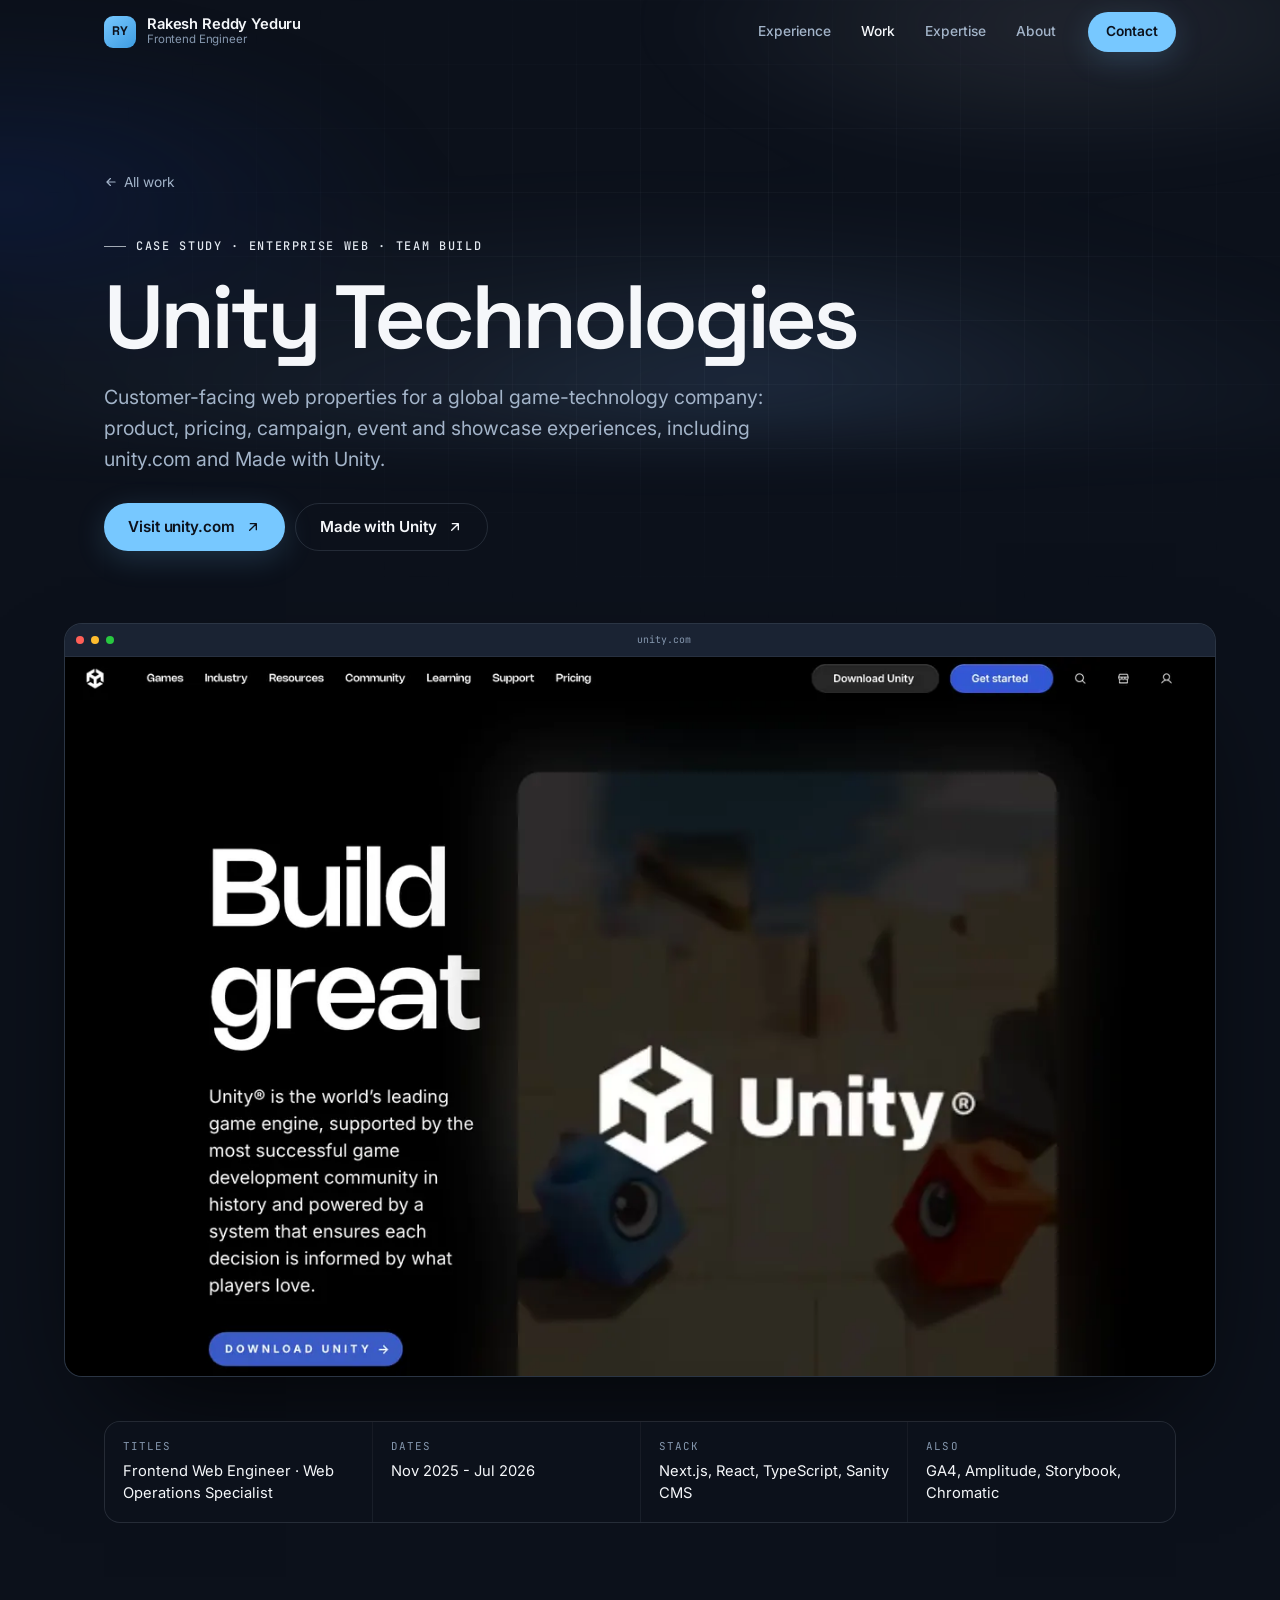
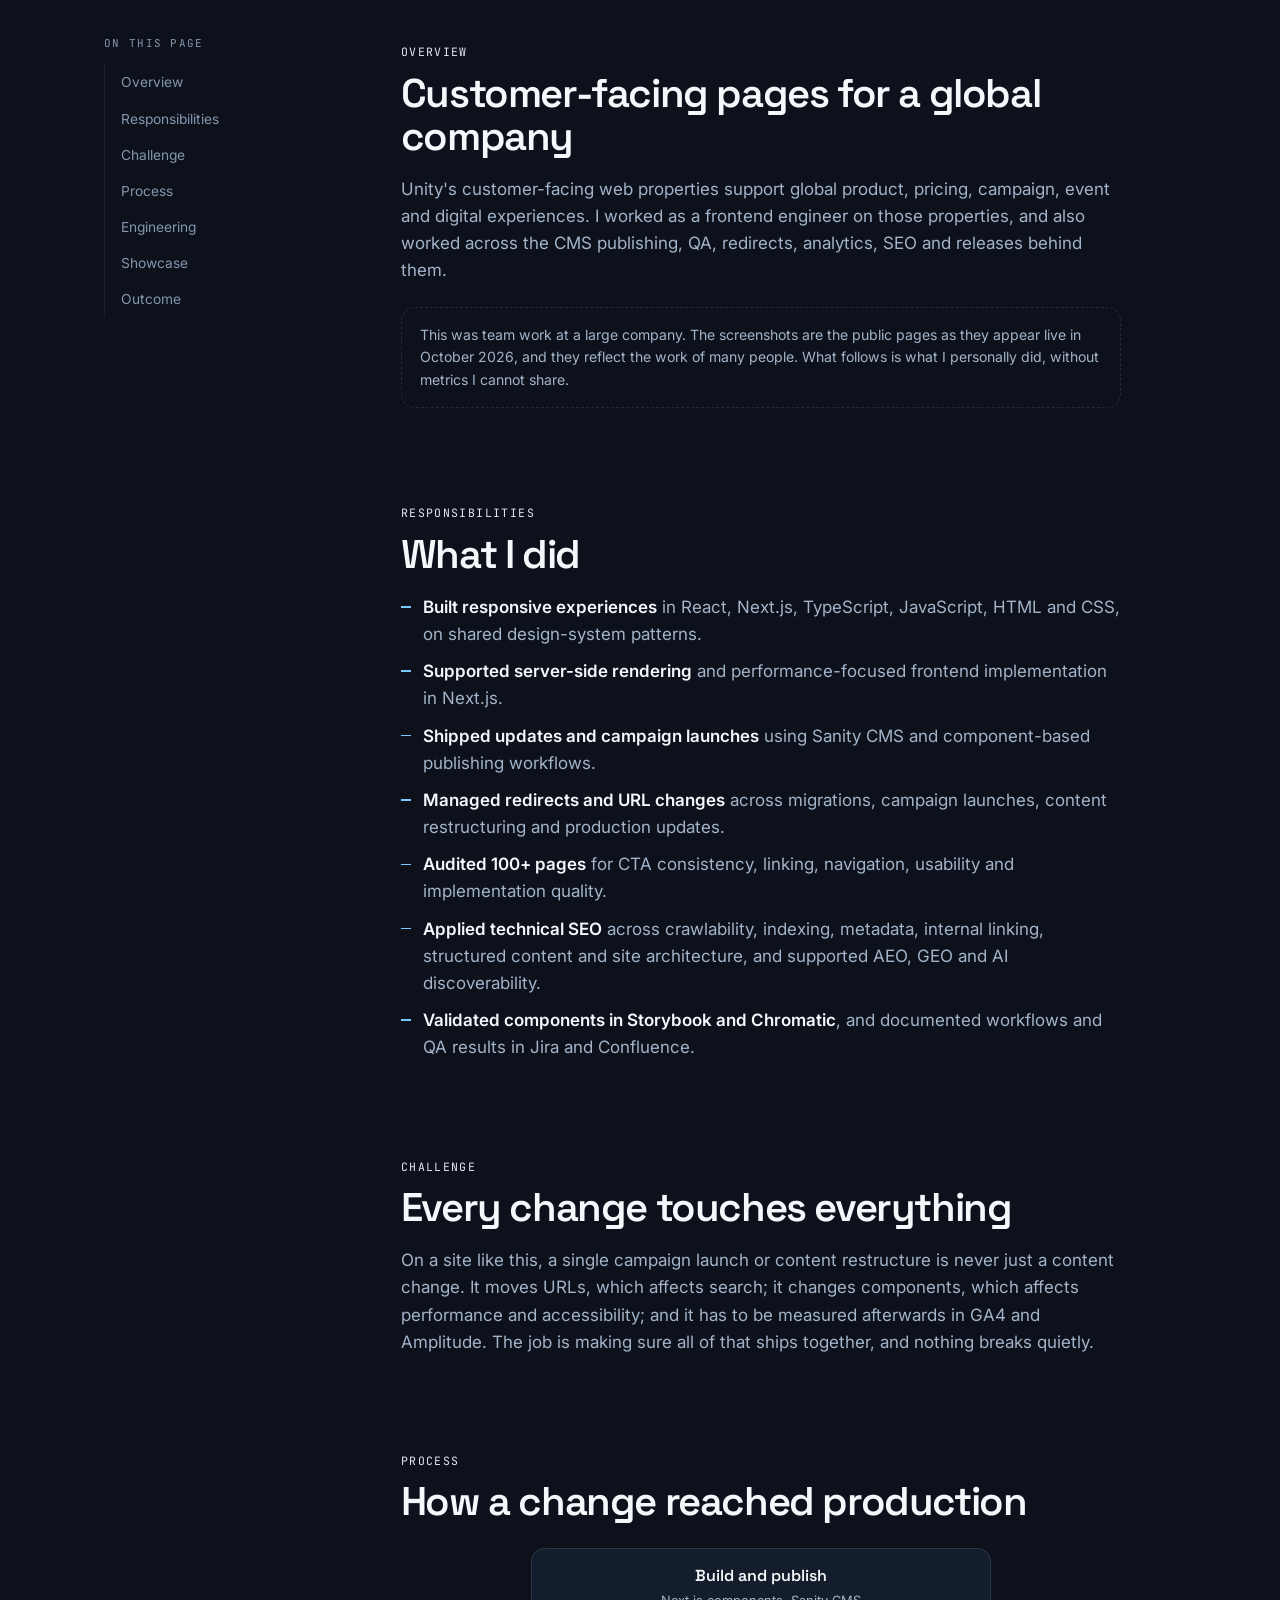
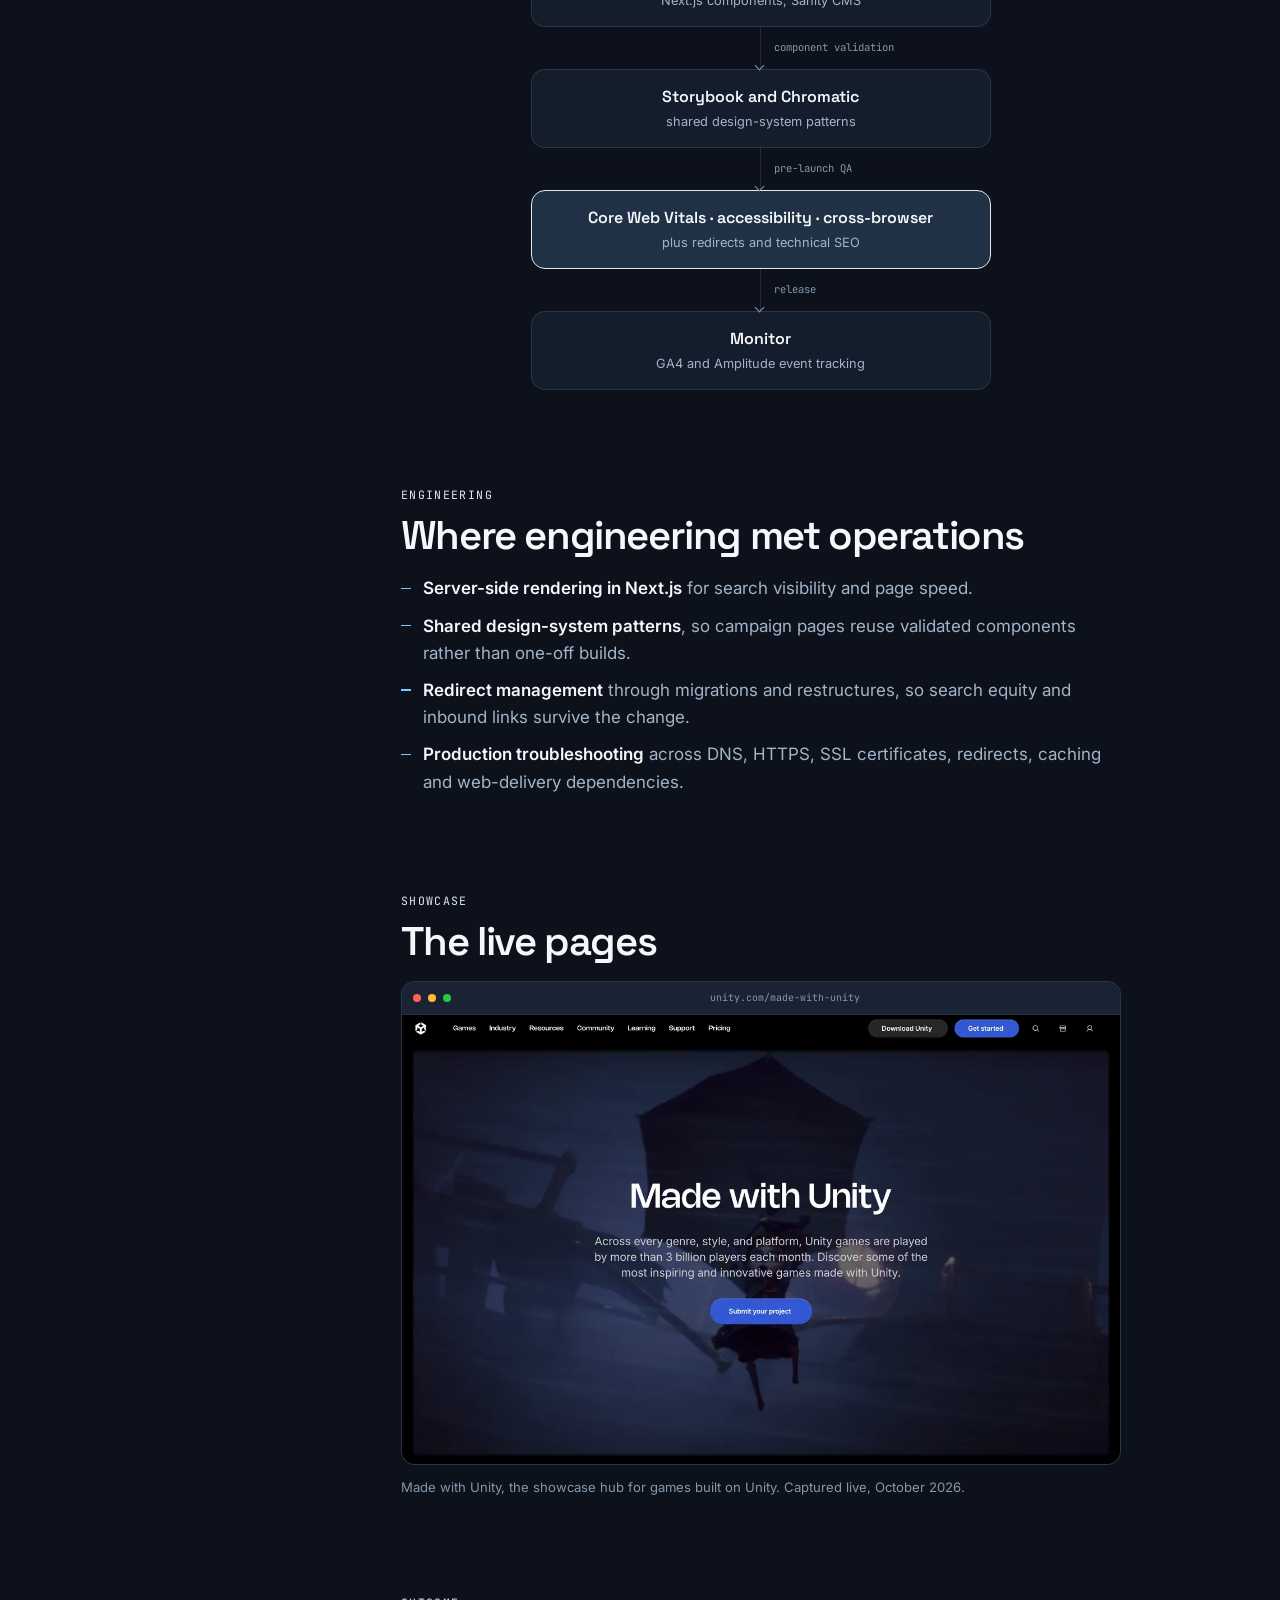
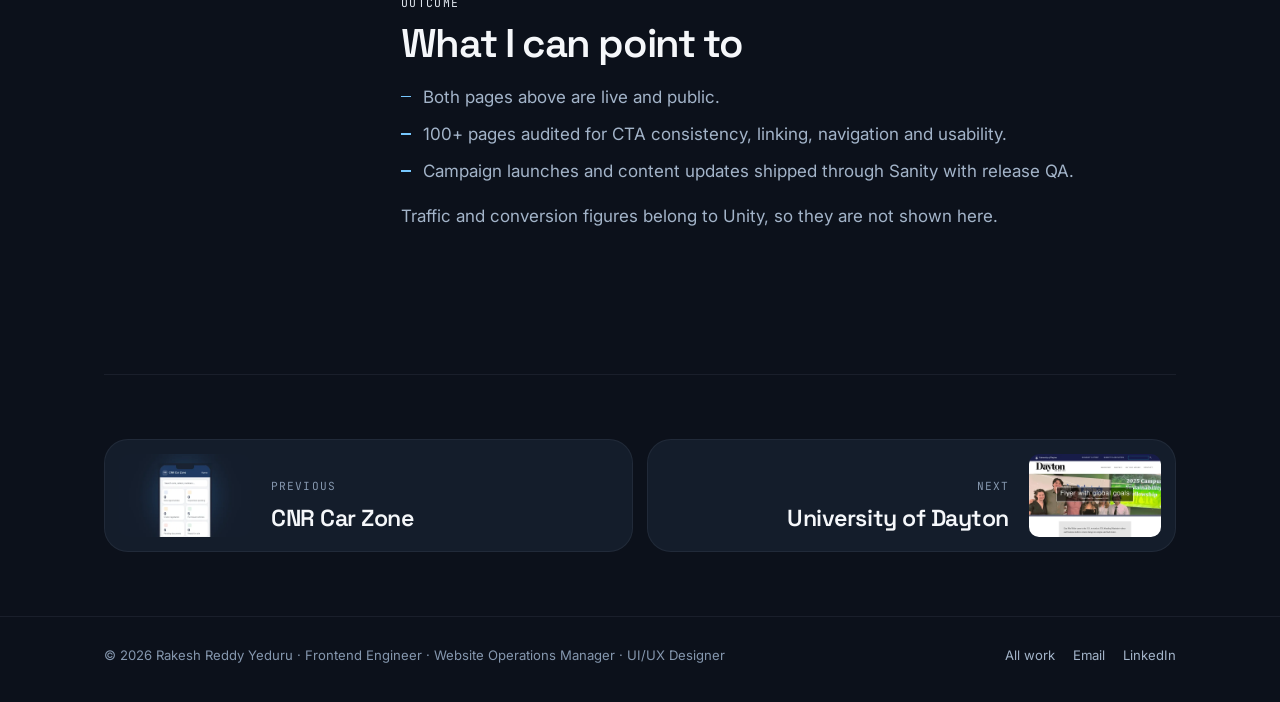
<file: work/unity.html>
<!DOCTYPE html>
<html lang="en" class="no-js">
<head>
<meta charset="utf-8" />
<meta name="viewport" content="width=device-width, initial-scale=1, viewport-fit=cover" />
<script>document.documentElement.className="js";</script>
<title>Unity Technologies case study | Rakesh Reddy Yeduru</title>
<meta name="description" content="My work on Unity Technologies' customer-facing web properties: Next.js front ends, Sanity publishing, redirects, technical SEO, analytics and release QA." />
<link rel="canonical" href="https://rakesh0710.github.io/Rakesh_Portfolio/work/unity.html" />
<meta name="theme-color" content="#0c111b" />
<link rel="icon" href="data:image/svg+xml,<svg xmlns='http://www.w3.org/2000/svg' viewBox='0 0 64 64'><rect width='64' height='64' rx='15' fill='%2377c8ff'/><text x='32' y='43' font-family='Helvetica,Arial,sans-serif' font-size='28' font-weight='bold' fill='%230c111b' text-anchor='middle'>RY</text></svg>" />
<meta property="og:type" content="article" />
<meta property="og:site_name" content="Rakesh Reddy Yeduru" />
<meta property="og:url" content="https://rakesh0710.github.io/Rakesh_Portfolio/work/unity.html" />
<meta property="og:title" content="Unity Technologies | Case study by Rakesh Reddy Yeduru" />
<meta property="og:description" content="My work on Unity Technologies' customer-facing web properties: Next.js front ends, Sanity publishing, redirects, technical SEO, analytics and release QA." />
<meta property="og:image" content="https://rakesh0710.github.io/Rakesh_Portfolio/og.png" />
<meta property="og:image:width" content="1200" />
<meta property="og:image:height" content="630" />
<meta name="twitter:card" content="summary_large_image" />
<link rel="preconnect" href="https://fonts.googleapis.com">
<link rel="preconnect" href="https://fonts.gstatic.com" crossorigin>
<link href="https://fonts.googleapis.com/css2?family=Inter:wght@400;500;600&family=JetBrains+Mono:wght@400;500&family=Space+Grotesk:wght@500;600;700&display=swap" rel="stylesheet">
<link rel="stylesheet" href="../styles.css">
<script type="application/ld+json">
{
  "@context": "https://schema.org",
  "@type": "CreativeWork",
  "name": "Unity Technologies web properties",
  "description": "My work on Unity Technologies' customer-facing web properties: Next.js front ends, Sanity publishing, redirects, technical SEO, analytics and release QA.",
  "url": "https://rakesh0710.github.io/Rakesh_Portfolio/work/unity.html",
  "author": {
    "@type": "Person",
    "name": "Rakesh Reddy Yeduru",
    "url": "https://rakesh0710.github.io/Rakesh_Portfolio/"
  },
  "about": {
    "@type": "WebSite",
    "url": "https://unity.com"
  }
}
</script>
</head>
<body data-case="unity">
<svg class="sprite" aria-hidden="true" focusable="false" width="0" height="0" style="position:absolute"><symbol id="i-arrow" viewBox="0 0 24 24" fill="none" stroke="currentColor" stroke-width="2" stroke-linecap="round" stroke-linejoin="round"><path d="M5 12h14M13 6l6 6-6 6"/></symbol><symbol id="i-ext" viewBox="0 0 24 24" fill="none" stroke="currentColor" stroke-width="2" stroke-linecap="round" stroke-linejoin="round"><path d="M7 17 17 7M8 7h9v9"/></symbol><symbol id="i-github" viewBox="0 0 24 24" fill="currentColor"><path d="M12 .297c-6.63 0-12 5.373-12 12 0 5.303 3.438 9.8 8.205 11.385.6.113.82-.258.82-.577 0-.285-.01-1.04-.015-2.04-3.338.724-4.042-1.61-4.042-1.61C4.422 18.07 3.633 17.7 3.633 17.7c-1.087-.744.084-.729.084-.729 1.205.084 1.838 1.236 1.838 1.236 1.07 1.835 2.809 1.305 3.495.998.108-.776.417-1.305.76-1.605-2.665-.3-5.466-1.332-5.466-5.93 0-1.31.465-2.38 1.235-3.22-.135-.303-.54-1.523.105-3.176 0 0 1.005-.322 3.3 1.23.96-.267 1.98-.399 3-.405 1.02.006 2.04.138 3 .405 2.28-1.552 3.285-1.23 3.285-1.23.645 1.653.24 2.873.12 3.176.765.84 1.23 1.91 1.23 3.22 0 4.61-2.805 5.625-5.475 5.92.42.36.81 1.096.81 2.22 0 1.606-.015 2.896-.015 3.286 0 .315.21.69.825.57C20.565 22.092 24 17.592 24 12.297c0-6.627-5.373-12-12-12"/></symbol><symbol id="i-linkedin" viewBox="0 0 24 24" fill="currentColor"><path fill-rule="evenodd" d="M4 3h16a1 1 0 0 1 1 1v16a1 1 0 0 1-1 1H4a1 1 0 0 1-1-1V4a1 1 0 0 1 1-1zm2.3 7.2V18h2.6v-7.8zm1.3-4.1a1.5 1.5 0 1 0 0 3 1.5 1.5 0 0 0 0-3zM11 10.2V18h2.6v-4.1c0-1.1.2-2.2 1.6-2.2s1.4 1.3 1.4 2.3v4H19v-4.5c0-2.2-.5-3.9-3-3.9a2.7 2.7 0 0 0-2.4 1.3v-1.1z"/></symbol><symbol id="i-mail" viewBox="0 0 24 24" fill="none" stroke="currentColor" stroke-width="2" stroke-linecap="round" stroke-linejoin="round"><rect x="3" y="5" width="18" height="14" rx="2"/><path d="m3.5 6.5 8.5 6.5 8.5-6.5"/></symbol></svg>

<a class="skip" href="#main">Skip to content</a>
<div class="progress" id="progress" aria-hidden="true"><i></i></div>

<header>
  <nav class="nav" id="nav" aria-label="Primary">
    <div class="nav__in">
      <a class="brand" href="../index.html" aria-label="Rakesh Reddy Yeduru, home">
        <span class="brand__mark" aria-hidden="true">RY</span>
        <span class="brand__txt">Rakesh Reddy Yeduru<span class="brand__role">Frontend Engineer</span></span>
      </a>
      <div class="nav__menu">
        <ul class="nav__links">
          <li><a href="../index.html#experience">Experience</a></li>
          <li><a href="../index.html#work" aria-current="true">Work</a></li>
          <li><a href="../index.html#expertise">Expertise</a></li>
          <li><a href="../index.html#about">About</a></li>
        </ul>
      </div>
      <a class="btn btn--primary nav__cta" href="../index.html#contact">Contact</a>
      <button class="nav__burger" id="burger" type="button" aria-expanded="false" aria-controls="sheet" aria-label="Open menu">
        <span aria-hidden="true"></span><span aria-hidden="true"></span>
      </button>
    </div>
  </nav>
  <div class="sheet" id="sheet" hidden>
    <a href="../index.html#experience">Experience <span>01</span></a>
    <a href="../index.html#work">Work <span>02</span></a>
    <a href="../index.html#expertise">Expertise <span>03</span></a>
    <a href="../index.html#about">About <span>05</span></a>
    <a href="../index.html#contact">Contact <span>06</span></a>
  </div>
</header>

<main id="main">

<section class="case-hero" aria-labelledby="case-title">
  <div class="hero__glow" aria-hidden="true"></div>
  <div class="hero__grid" aria-hidden="true"></div>
  <div class="shell">
    <nav class="crumb" aria-label="Breadcrumb">
      <a href="../index.html#work"><svg class="i" aria-hidden="true"><use href="#i-arrow"/></svg>All work</a>
    </nav>
    <p class="eyebrow">Case study · Enterprise web · Team build</p>
    <h1 id="case-title">Unity Technologies</h1>
    <p class="case-hero__lede">Customer-facing web properties for a global game-technology company: product, pricing, campaign, event and showcase experiences, including unity.com and Made with Unity.</p>
    <div class="proj__acts"><a class="btn btn--primary" href="https://unity.com" target="_blank" rel="noopener">Visit unity.com<svg class="i" aria-hidden="true"><use href="#i-ext"/></svg><span class="vh"> (opens in a new tab)</span></a><a class="btn btn--ghost" href="https://unity.com/made-with-unity" target="_blank" rel="noopener">Made with Unity<svg class="i" aria-hidden="true"><use href="#i-ext"/></svg><span class="vh"> (opens in a new tab)</span></a></div>
  </div>
</section>

<div class="case-shot">
  <div class="case-shot__in rv">
<figure class="frame rv"><div class="frame__bar" aria-hidden="true"><span class="lights"><i></i><i></i><i></i></span><span class="frame__url">unity.com</span></div><img src="../assets/work/unity-home.webp" srcset="../assets/work/unity-home-640.webp 640w, ../assets/work/unity-home.webp 1280w, ../assets/work/unity-home-1920.webp 1920w" sizes="(max-width:760px) 100vw, (max-width:1440px) 92vw, 1320px" alt="The unity.com home page as it appears live: a large Build great headline beside a game video." width="1280" height="800" fetchpriority="high" decoding="async"></figure>
  </div>
  <div class="shell">
    <dl class="case-meta rv">
      <div><dt>Titles</dt><dd>Frontend Web Engineer · Web Operations Specialist</dd></div>
      <div><dt>Dates</dt><dd>Nov 2025 - Jul 2026</dd></div>
      <div><dt>Stack</dt><dd>Next.js, React, TypeScript, Sanity CMS</dd></div>
      <div><dt>Also</dt><dd>GA4, Amplitude, Storybook, Chromatic</dd></div>
    </dl>
  </div>
</div>

<div class="shell case-body">
  <nav class="toc" data-toc aria-label="On this page">
    <p>On this page</p>
    <ol>
          <li><a href="#overview">Overview</a></li>
          <li><a href="#role">Responsibilities</a></li>
          <li><a href="#challenge">Challenge</a></li>
          <li><a href="#process">Process</a></li>
          <li><a href="#engineering">Engineering</a></li>
          <li><a href="#showcase">Showcase</a></li>
          <li><a href="#outcome">Outcome</a></li>
    </ol>
  </nav>
  <div class="prose">
        <section id="overview" aria-labelledby="overview-h">
          <p class="k">Overview</p>
          <h2 id="overview-h">Customer-facing pages for a global company</h2>
          <p>Unity's customer-facing web properties support global product, pricing, campaign, event and
          digital experiences. I worked as a frontend engineer on those properties, and also worked across
          the CMS publishing, QA, redirects, analytics, SEO and releases behind them.</p>
          <p class="note-honest">This was team work at a large company. The screenshots are the public pages as they
          appear live in October 2026, and they reflect the work of many people. What follows is what I personally did,
          without metrics I cannot share.</p>
        </section>

        <section id="role" aria-labelledby="role-h">
          <p class="k">Responsibilities</p>
          <h2 id="role-h">What I did</h2>
          <ul class="dots">
            <li><b>Built responsive experiences</b> in React, Next.js, TypeScript, JavaScript, HTML and CSS, on shared design-system patterns.</li>
            <li><b>Supported server-side rendering</b> and performance-focused frontend implementation in Next.js.</li>
            <li><b>Shipped updates and campaign launches</b> using Sanity CMS and component-based publishing workflows.</li>
            <li><b>Managed redirects and URL changes</b> across migrations, campaign launches, content restructuring and production updates.</li>
            <li><b>Audited 100+ pages</b> for CTA consistency, linking, navigation, usability and implementation quality.</li>
            <li><b>Applied technical SEO</b> across crawlability, indexing, metadata, internal linking, structured content and site architecture, and supported AEO, GEO and AI discoverability.</li>
            <li><b>Validated components in Storybook and Chromatic</b>, and documented workflows and QA results in Jira and Confluence.</li>
          </ul>
        </section>

        <section id="challenge" aria-labelledby="challenge-h">
          <p class="k">Challenge</p>
          <h2 id="challenge-h">Every change touches everything</h2>
          <p>On a site like this, a single campaign launch or content restructure is never just a content
          change. It moves URLs, which affects search; it changes components, which affects performance and
          accessibility; and it has to be measured afterwards in GA4 and Amplitude. The job is making sure
          all of that ships together, and nothing breaks quietly.</p>
        </section>

        <section id="process" aria-labelledby="process-h">
          <p class="k">Process</p>
          <h2 id="process-h">How a change reached production</h2>
          <div class="arch" role="img" aria-label="Release flow: build in Next.js and publish in Sanity, validate components in Storybook and Chromatic, run QA for Core Web Vitals, accessibility and cross-browser behavior, manage redirects and SEO, release, then monitor in GA4 and Amplitude.">
            <div class="arch__node"><b>Build and publish</b><span>Next.js components, Sanity CMS</span></div>
            <div class="arch__link"><span>component validation</span></div>
            <div class="arch__node"><b>Storybook and Chromatic</b><span>shared design-system patterns</span></div>
            <div class="arch__link"><span>pre-launch QA</span></div>
            <div class="arch__node arch__node--hi"><b>Core Web Vitals · accessibility · cross-browser</b><span>plus redirects and technical SEO</span></div>
            <div class="arch__link"><span>release</span></div>
            <div class="arch__node"><b>Monitor</b><span>GA4 and Amplitude event tracking</span></div>
          </div>
        </section>

        <section id="engineering" aria-labelledby="engineering-h">
          <p class="k">Engineering</p>
          <h2 id="engineering-h">Where engineering met operations</h2>
          <ul class="dots">
            <li><b>Server-side rendering in Next.js</b> for search visibility and page speed.</li>
            <li><b>Shared design-system patterns</b>, so campaign pages reuse validated components rather than one-off builds.</li>
            <li><b>Redirect management</b> through migrations and restructures, so search equity and inbound links survive the change.</li>
            <li><b>Production troubleshooting</b> across DNS, HTTPS, SSL certificates, redirects, caching and web-delivery dependencies.</li>
          </ul>
        </section>

        <section id="showcase" aria-labelledby="showcase-h">
          <p class="k">Showcase</p>
          <h2 id="showcase-h">The live pages</h2>
          <figure class="fig"><figure class="frame rv"><div class="frame__bar" aria-hidden="true"><span class="lights"><i></i><i></i><i></i></span><span class="frame__url">unity.com/made-with-unity</span></div><img src="../assets/work/unity-made.webp" srcset="../assets/work/unity-made-640.webp 640w, ../assets/work/unity-made.webp 1280w, ../assets/work/unity-made-1920.webp 1920w" sizes="(max-width:760px) 100vw, (max-width:1440px) 92vw, 1320px" alt="The Made with Unity page as it appears live: a Made with Unity headline over game artwork, with a Submit your project button." width="1280" height="800" loading="lazy" decoding="async"></figure>
            <figcaption>Made with Unity, the showcase hub for games built on Unity. Captured live, October 2026.</figcaption>
          </figure>
        </section>

        <section id="outcome" aria-labelledby="outcome-h">
          <p class="k">Outcome</p>
          <h2 id="outcome-h">What I can point to</h2>
          <ul class="dots">
            <li>Both pages above are live and public.</li>
            <li>100+ pages audited for CTA consistency, linking, navigation and usability.</li>
            <li>Campaign launches and content updates shipped through Sanity with release QA.</li>
          </ul>
          <p>Traffic and conversion figures belong to Unity, so they are not shown here.</p>
        </section>
  </div>
</div>

<div class="shell">
  <nav class="pn" aria-label="More case studies">
    <a href="cnr-car-zone.html"><img src="../assets/work/cnr-card.webp" alt="" width="640" height="400" loading="lazy" decoding="async"><span>Previous</span><b>CNR Car Zone</b></a>
    <a href="university-of-dayton.html"><img src="../assets/work/ud-global-goals-640.webp" alt="" width="640" height="400" loading="lazy" decoding="async"><span>Next</span><b>University of Dayton</b></a>
  </nav>
</div>

</main>

<footer class="foot">
  <div class="shell foot__in">
    <span>© 2026 Rakesh Reddy Yeduru · Frontend Engineer · Website Operations Manager · UI/UX Designer</span>
    <nav class="foot__links" aria-label="Footer">
      <a href="../index.html#work">All work</a>
      <a href="mailto:rakeshreddy202000@gmail.com">Email</a>
      <a href="https://www.linkedin.com/in/rakeshyeduru/" target="_blank" rel="noopener">LinkedIn<span class="vh"> (opens in a new tab)</span></a>
    </nav>
  </div>
</footer>

<script src="../script.js"></script>
</body>
</html>
</file>
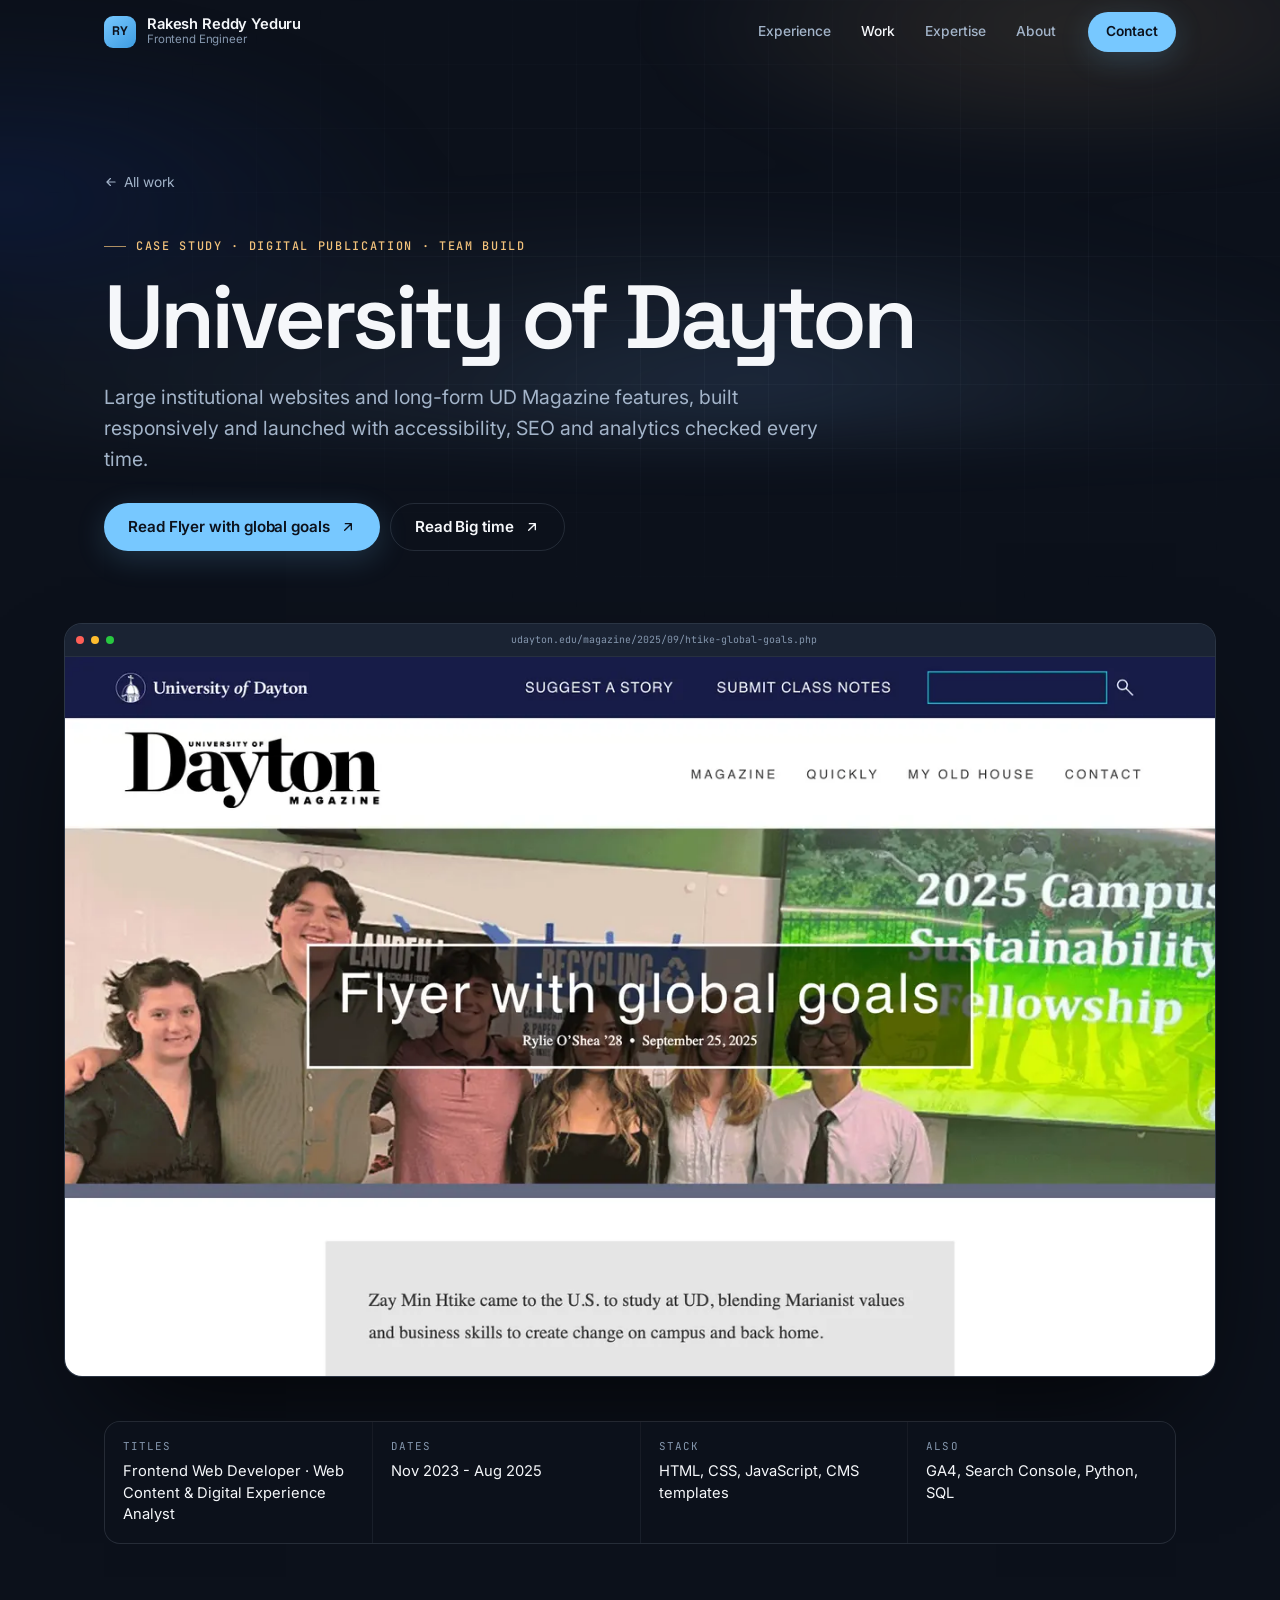
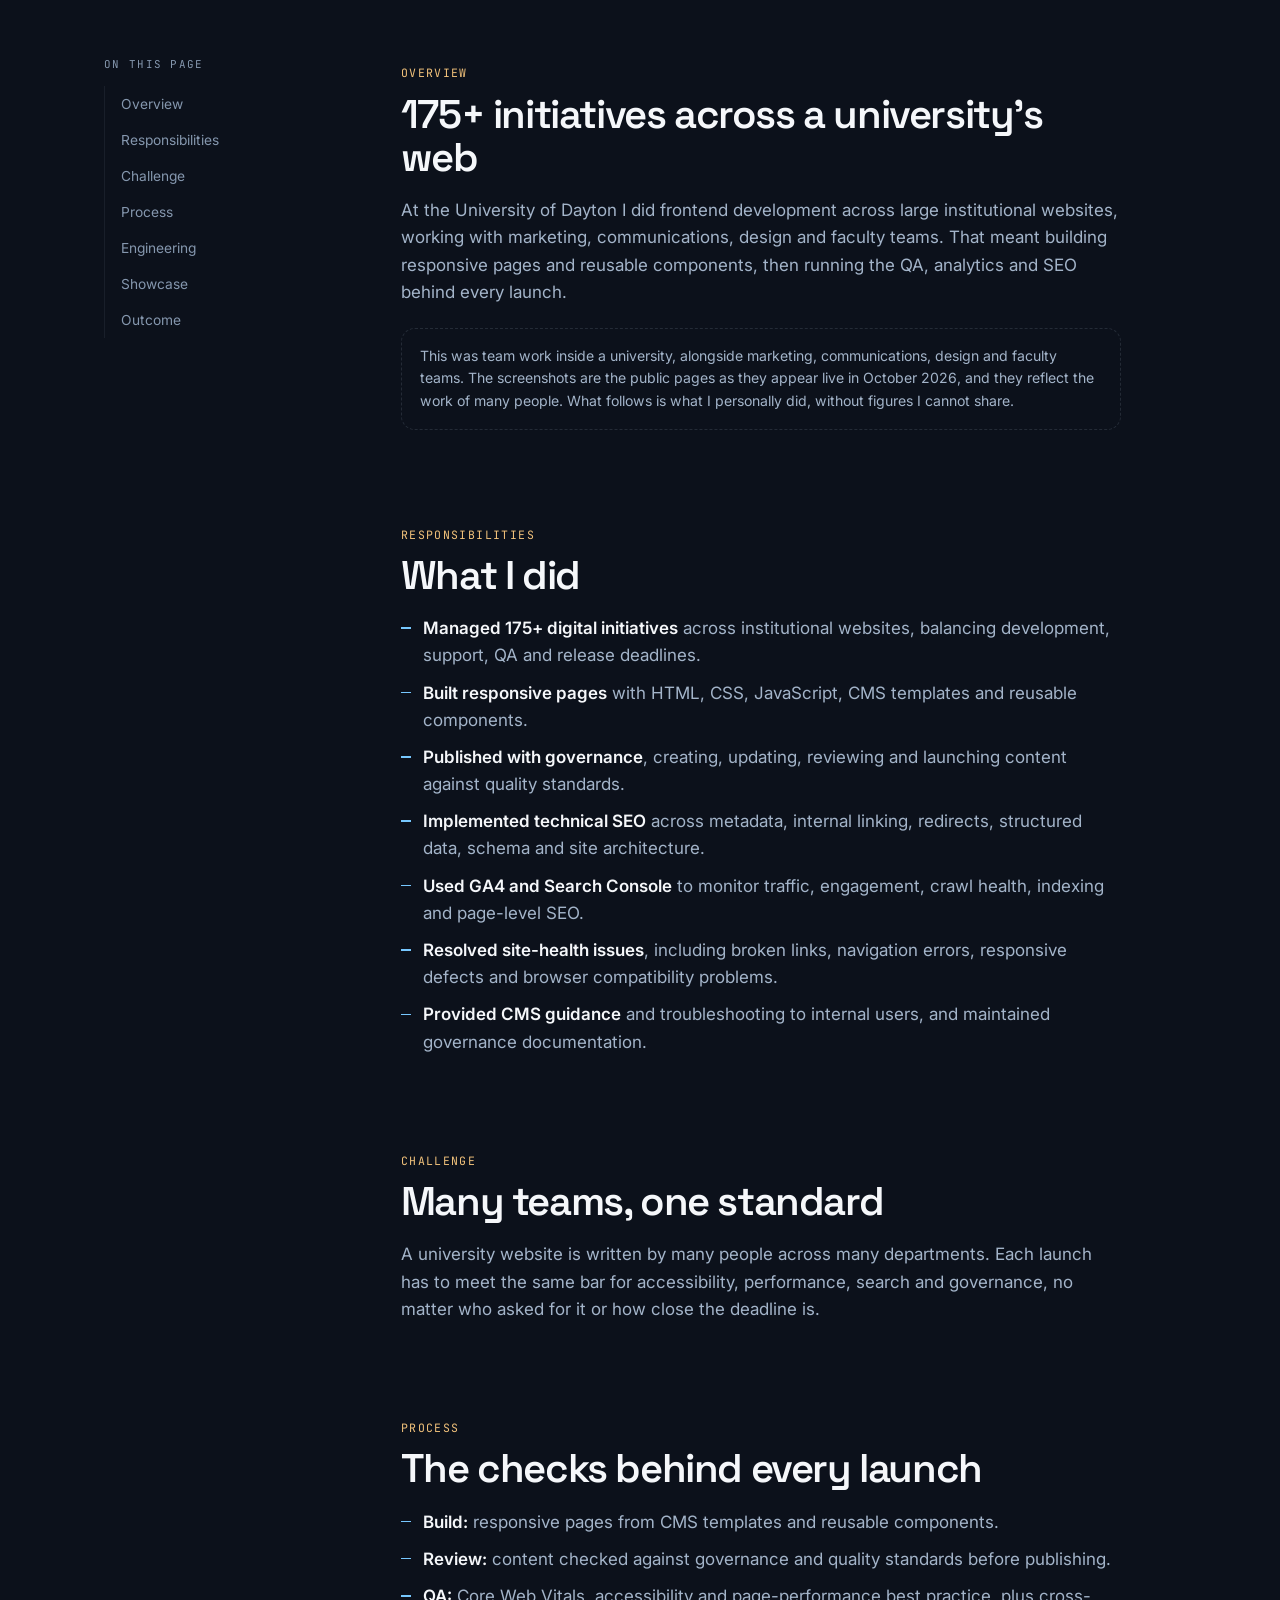
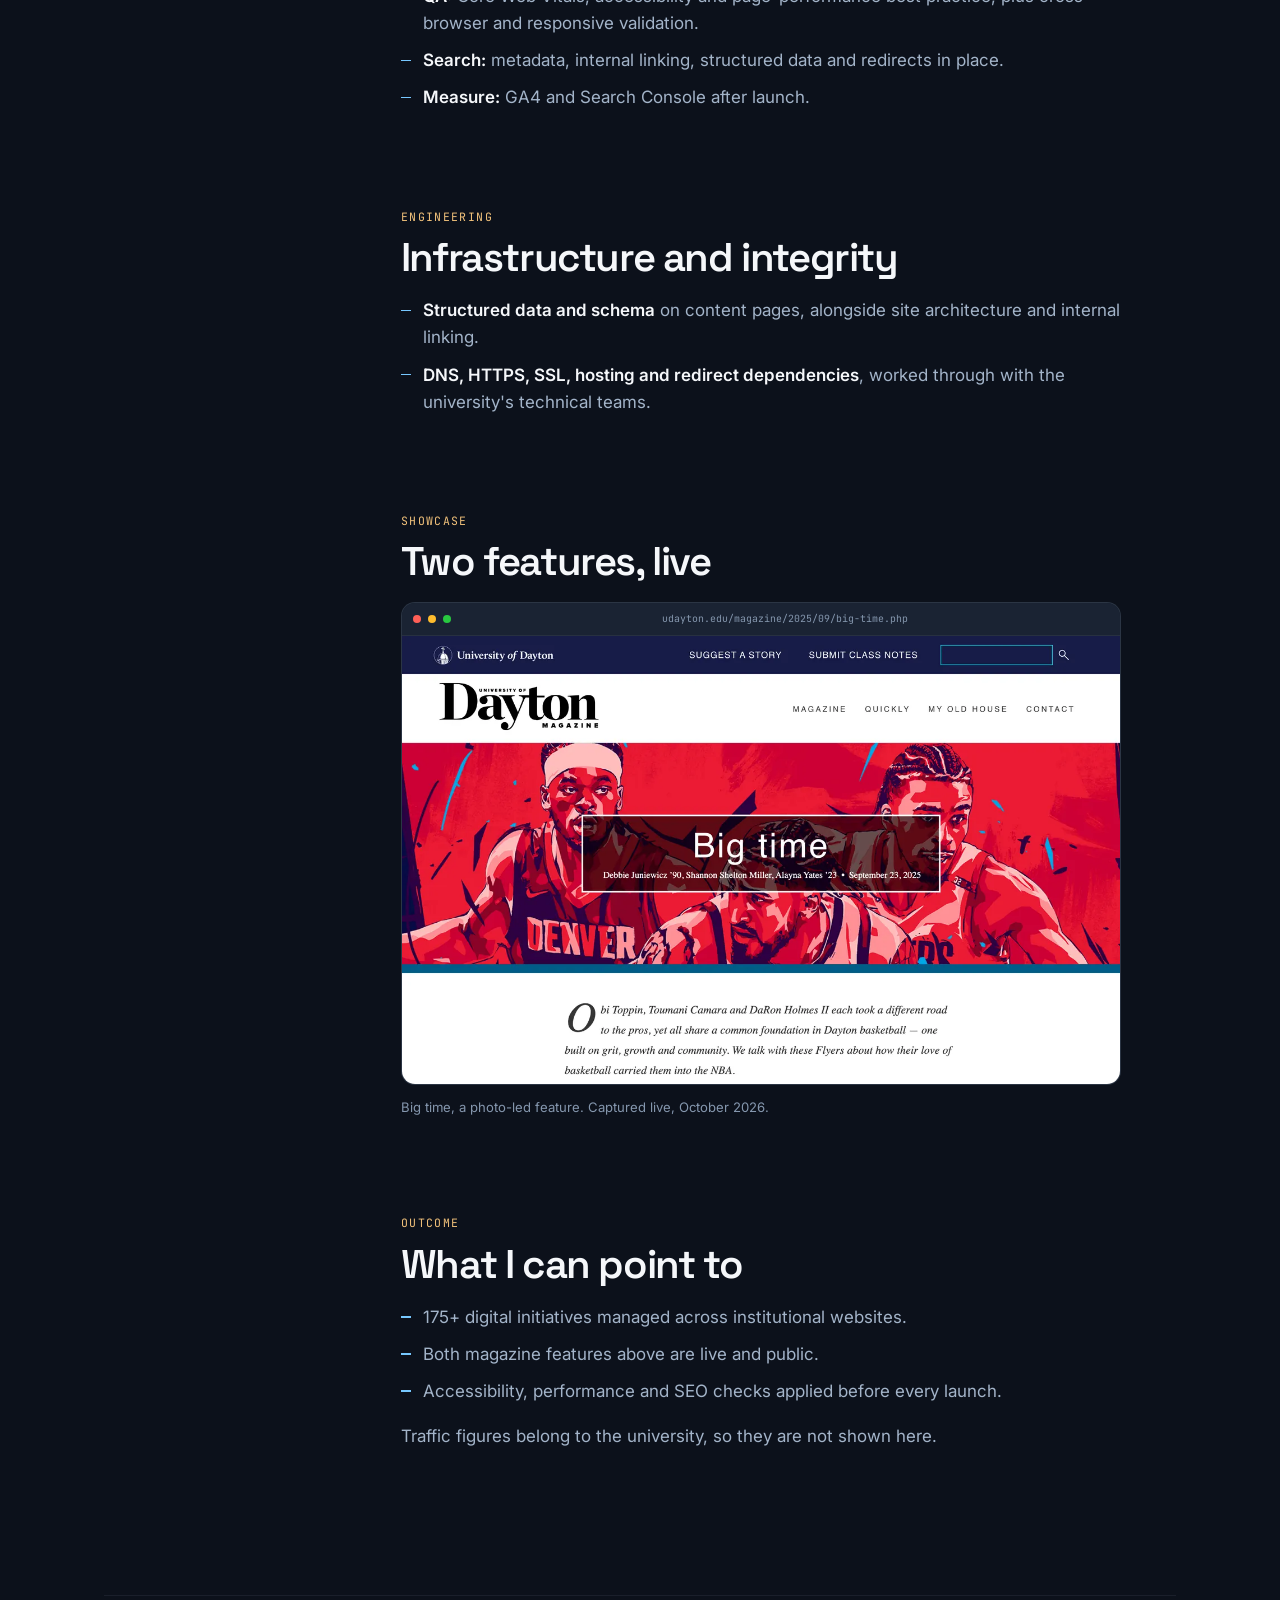
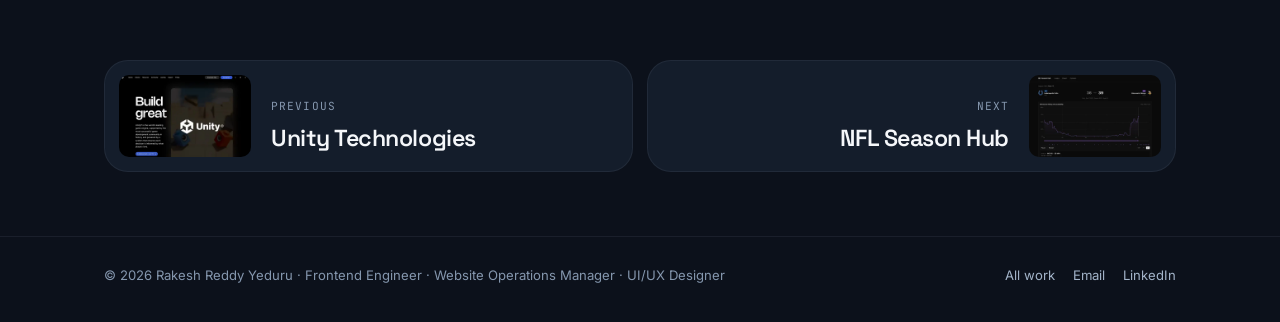
<file: work/university-of-dayton.html>
<!DOCTYPE html>
<html lang="en" class="no-js">
<head>
<meta charset="utf-8" />
<meta name="viewport" content="width=device-width, initial-scale=1, viewport-fit=cover" />
<script>document.documentElement.className="js";</script>
<title>University of Dayton case study | Rakesh Reddy Yeduru</title>
<meta name="description" content="My work on the University of Dayton's institutional websites and UD Magazine features: responsive builds, CMS templates, accessibility, technical SEO and analytics." />
<link rel="canonical" href="https://rakesh0710.github.io/Rakesh_Portfolio/work/university-of-dayton.html" />
<meta name="theme-color" content="#0c111b" />
<link rel="icon" href="data:image/svg+xml,<svg xmlns='http://www.w3.org/2000/svg' viewBox='0 0 64 64'><rect width='64' height='64' rx='15' fill='%2377c8ff'/><text x='32' y='43' font-family='Helvetica,Arial,sans-serif' font-size='28' font-weight='bold' fill='%230c111b' text-anchor='middle'>RY</text></svg>" />
<meta property="og:type" content="article" />
<meta property="og:site_name" content="Rakesh Reddy Yeduru" />
<meta property="og:url" content="https://rakesh0710.github.io/Rakesh_Portfolio/work/university-of-dayton.html" />
<meta property="og:title" content="University of Dayton | Case study by Rakesh Reddy Yeduru" />
<meta property="og:description" content="My work on the University of Dayton's institutional websites and UD Magazine features: responsive builds, CMS templates, accessibility, technical SEO and analytics." />
<meta property="og:image" content="https://rakesh0710.github.io/Rakesh_Portfolio/og.png" />
<meta property="og:image:width" content="1200" />
<meta property="og:image:height" content="630" />
<meta name="twitter:card" content="summary_large_image" />
<link rel="preconnect" href="https://fonts.googleapis.com">
<link rel="preconnect" href="https://fonts.gstatic.com" crossorigin>
<link href="https://fonts.googleapis.com/css2?family=Inter:wght@400;500;600&family=JetBrains+Mono:wght@400;500&family=Space+Grotesk:wght@500;600;700&display=swap" rel="stylesheet">
<link rel="stylesheet" href="../styles.css">
<script type="application/ld+json">
{
  "@context": "https://schema.org",
  "@type": "CreativeWork",
  "name": "University of Dayton web and UD Magazine",
  "description": "My work on the University of Dayton's institutional websites and UD Magazine features: responsive builds, CMS templates, accessibility, technical SEO and analytics.",
  "url": "https://rakesh0710.github.io/Rakesh_Portfolio/work/university-of-dayton.html",
  "author": {
    "@type": "Person",
    "name": "Rakesh Reddy Yeduru",
    "url": "https://rakesh0710.github.io/Rakesh_Portfolio/"
  },
  "about": {
    "@type": "WebSite",
    "url": "https://udayton.edu/magazine/"
  }
}
</script>
</head>
<body data-case="ud">
<svg class="sprite" aria-hidden="true" focusable="false" width="0" height="0" style="position:absolute"><symbol id="i-arrow" viewBox="0 0 24 24" fill="none" stroke="currentColor" stroke-width="2" stroke-linecap="round" stroke-linejoin="round"><path d="M5 12h14M13 6l6 6-6 6"/></symbol><symbol id="i-ext" viewBox="0 0 24 24" fill="none" stroke="currentColor" stroke-width="2" stroke-linecap="round" stroke-linejoin="round"><path d="M7 17 17 7M8 7h9v9"/></symbol><symbol id="i-github" viewBox="0 0 24 24" fill="currentColor"><path d="M12 .297c-6.63 0-12 5.373-12 12 0 5.303 3.438 9.8 8.205 11.385.6.113.82-.258.82-.577 0-.285-.01-1.04-.015-2.04-3.338.724-4.042-1.61-4.042-1.61C4.422 18.07 3.633 17.7 3.633 17.7c-1.087-.744.084-.729.084-.729 1.205.084 1.838 1.236 1.838 1.236 1.07 1.835 2.809 1.305 3.495.998.108-.776.417-1.305.76-1.605-2.665-.3-5.466-1.332-5.466-5.93 0-1.31.465-2.38 1.235-3.22-.135-.303-.54-1.523.105-3.176 0 0 1.005-.322 3.3 1.23.96-.267 1.98-.399 3-.405 1.02.006 2.04.138 3 .405 2.28-1.552 3.285-1.23 3.285-1.23.645 1.653.24 2.873.12 3.176.765.84 1.23 1.91 1.23 3.22 0 4.61-2.805 5.625-5.475 5.92.42.36.81 1.096.81 2.22 0 1.606-.015 2.896-.015 3.286 0 .315.21.69.825.57C20.565 22.092 24 17.592 24 12.297c0-6.627-5.373-12-12-12"/></symbol><symbol id="i-linkedin" viewBox="0 0 24 24" fill="currentColor"><path fill-rule="evenodd" d="M4 3h16a1 1 0 0 1 1 1v16a1 1 0 0 1-1 1H4a1 1 0 0 1-1-1V4a1 1 0 0 1 1-1zm2.3 7.2V18h2.6v-7.8zm1.3-4.1a1.5 1.5 0 1 0 0 3 1.5 1.5 0 0 0 0-3zM11 10.2V18h2.6v-4.1c0-1.1.2-2.2 1.6-2.2s1.4 1.3 1.4 2.3v4H19v-4.5c0-2.2-.5-3.9-3-3.9a2.7 2.7 0 0 0-2.4 1.3v-1.1z"/></symbol><symbol id="i-mail" viewBox="0 0 24 24" fill="none" stroke="currentColor" stroke-width="2" stroke-linecap="round" stroke-linejoin="round"><rect x="3" y="5" width="18" height="14" rx="2"/><path d="m3.5 6.5 8.5 6.5 8.5-6.5"/></symbol></svg>

<a class="skip" href="#main">Skip to content</a>
<div class="progress" id="progress" aria-hidden="true"><i></i></div>

<header>
  <nav class="nav" id="nav" aria-label="Primary">
    <div class="nav__in">
      <a class="brand" href="../index.html" aria-label="Rakesh Reddy Yeduru, home">
        <span class="brand__mark" aria-hidden="true">RY</span>
        <span class="brand__txt">Rakesh Reddy Yeduru<span class="brand__role">Frontend Engineer</span></span>
      </a>
      <div class="nav__menu">
        <ul class="nav__links">
          <li><a href="../index.html#experience">Experience</a></li>
          <li><a href="../index.html#work" aria-current="true">Work</a></li>
          <li><a href="../index.html#expertise">Expertise</a></li>
          <li><a href="../index.html#about">About</a></li>
        </ul>
      </div>
      <a class="btn btn--primary nav__cta" href="../index.html#contact">Contact</a>
      <button class="nav__burger" id="burger" type="button" aria-expanded="false" aria-controls="sheet" aria-label="Open menu">
        <span aria-hidden="true"></span><span aria-hidden="true"></span>
      </button>
    </div>
  </nav>
  <div class="sheet" id="sheet" hidden>
    <a href="../index.html#experience">Experience <span>01</span></a>
    <a href="../index.html#work">Work <span>02</span></a>
    <a href="../index.html#expertise">Expertise <span>03</span></a>
    <a href="../index.html#about">About <span>05</span></a>
    <a href="../index.html#contact">Contact <span>06</span></a>
  </div>
</header>

<main id="main">

<section class="case-hero" aria-labelledby="case-title">
  <div class="hero__glow" aria-hidden="true"></div>
  <div class="hero__grid" aria-hidden="true"></div>
  <div class="shell">
    <nav class="crumb" aria-label="Breadcrumb">
      <a href="../index.html#work"><svg class="i" aria-hidden="true"><use href="#i-arrow"/></svg>All work</a>
    </nav>
    <p class="eyebrow">Case study · Digital publication · Team build</p>
    <h1 id="case-title">University of Dayton</h1>
    <p class="case-hero__lede">Large institutional websites and long-form UD Magazine features, built responsively and launched with accessibility, SEO and analytics checked every time.</p>
    <div class="proj__acts"><a class="btn btn--primary" href="https://udayton.edu/magazine/2025/09/htike-global-goals.php" target="_blank" rel="noopener">Read Flyer with global goals<svg class="i" aria-hidden="true"><use href="#i-ext"/></svg><span class="vh"> (opens in a new tab)</span></a><a class="btn btn--ghost" href="https://udayton.edu/magazine/2025/09/big-time.php" target="_blank" rel="noopener">Read Big time<svg class="i" aria-hidden="true"><use href="#i-ext"/></svg><span class="vh"> (opens in a new tab)</span></a></div>
  </div>
</section>

<div class="case-shot">
  <div class="case-shot__in rv">
<figure class="frame rv"><div class="frame__bar" aria-hidden="true"><span class="lights"><i></i><i></i><i></i></span><span class="frame__url">udayton.edu/magazine/2025/09/htike-global-goals.php</span></div><img src="../assets/work/ud-global-goals.webp" srcset="../assets/work/ud-global-goals-640.webp 640w, ../assets/work/ud-global-goals.webp 1280w, ../assets/work/ud-global-goals-1920.webp 1920w" sizes="(max-width:760px) 100vw, (max-width:1440px) 92vw, 1320px" alt="UD Magazine feature Flyer with global goals as it appears live: a full-width photo of students under the University of Dayton Magazine masthead." width="1280" height="800" fetchpriority="high" decoding="async"></figure>
  </div>
  <div class="shell">
    <dl class="case-meta rv">
      <div><dt>Titles</dt><dd>Frontend Web Developer · Web Content &amp; Digital Experience Analyst</dd></div>
      <div><dt>Dates</dt><dd>Nov 2023 - Aug 2025</dd></div>
      <div><dt>Stack</dt><dd>HTML, CSS, JavaScript, CMS templates</dd></div>
      <div><dt>Also</dt><dd>GA4, Search Console, Python, SQL</dd></div>
    </dl>
  </div>
</div>

<div class="shell case-body">
  <nav class="toc" data-toc aria-label="On this page">
    <p>On this page</p>
    <ol>
          <li><a href="#overview">Overview</a></li>
          <li><a href="#role">Responsibilities</a></li>
          <li><a href="#challenge">Challenge</a></li>
          <li><a href="#process">Process</a></li>
          <li><a href="#engineering">Engineering</a></li>
          <li><a href="#showcase">Showcase</a></li>
          <li><a href="#outcome">Outcome</a></li>
    </ol>
  </nav>
  <div class="prose">
        <section id="overview" aria-labelledby="overview-h">
          <p class="k">Overview</p>
          <h2 id="overview-h">175+ initiatives across a university's web</h2>
          <p>At the University of Dayton I did frontend development across large institutional websites,
          working with marketing, communications, design and faculty teams. That meant building responsive
          pages and reusable components, then running the QA, analytics and SEO behind every launch.</p>
          <p class="note-honest">This was team work inside a university, alongside marketing, communications, design
          and faculty teams. The screenshots are the public pages as they appear live in October 2026, and they reflect the
          work of many people. What follows is what I personally did, without figures I cannot share.</p>
        </section>

        <section id="role" aria-labelledby="role-h">
          <p class="k">Responsibilities</p>
          <h2 id="role-h">What I did</h2>
          <ul class="dots">
            <li><b>Managed 175+ digital initiatives</b> across institutional websites, balancing development, support, QA and release deadlines.</li>
            <li><b>Built responsive pages</b> with HTML, CSS, JavaScript, CMS templates and reusable components.</li>
            <li><b>Published with governance</b>, creating, updating, reviewing and launching content against quality standards.</li>
            <li><b>Implemented technical SEO</b> across metadata, internal linking, redirects, structured data, schema and site architecture.</li>
            <li><b>Used GA4 and Search Console</b> to monitor traffic, engagement, crawl health, indexing and page-level SEO.</li>
            <li><b>Resolved site-health issues</b>, including broken links, navigation errors, responsive defects and browser compatibility problems.</li>
            <li><b>Provided CMS guidance</b> and troubleshooting to internal users, and maintained governance documentation.</li>
          </ul>
        </section>

        <section id="challenge" aria-labelledby="challenge-h">
          <p class="k">Challenge</p>
          <h2 id="challenge-h">Many teams, one standard</h2>
          <p>A university website is written by many people across many departments. Each launch has to meet
          the same bar for accessibility, performance, search and governance, no matter who asked for it or
          how close the deadline is.</p>
        </section>

        <section id="process" aria-labelledby="process-h">
          <p class="k">Process</p>
          <h2 id="process-h">The checks behind every launch</h2>
          <ul class="dots">
            <li><b>Build:</b> responsive pages from CMS templates and reusable components.</li>
            <li><b>Review:</b> content checked against governance and quality standards before publishing.</li>
            <li><b>QA:</b> Core Web Vitals, accessibility and page-performance best practice, plus cross-browser and responsive validation.</li>
            <li><b>Search:</b> metadata, internal linking, structured data and redirects in place.</li>
            <li><b>Measure:</b> GA4 and Search Console after launch.</li>
          </ul>
        </section>

        <section id="engineering" aria-labelledby="engineering-h">
          <p class="k">Engineering</p>
          <h2 id="engineering-h">Infrastructure and integrity</h2>
          <ul class="dots">
            <li><b>Structured data and schema</b> on content pages, alongside site architecture and internal linking.</li>
            <li><b>DNS, HTTPS, SSL, hosting and redirect dependencies</b>, worked through with the university's technical teams.</li>
          </ul>
        </section>

        <section id="showcase" aria-labelledby="showcase-h">
          <p class="k">Showcase</p>
          <h2 id="showcase-h">Two features, live</h2>
          <figure class="fig"><figure class="frame rv"><div class="frame__bar" aria-hidden="true"><span class="lights"><i></i><i></i><i></i></span><span class="frame__url">udayton.edu/magazine/2025/09/big-time.php</span></div><img src="../assets/work/ud-big-time.webp" srcset="../assets/work/ud-big-time-640.webp 640w, ../assets/work/ud-big-time.webp 1280w, ../assets/work/ud-big-time-1920.webp 1920w" sizes="(max-width:760px) 100vw, (max-width:1440px) 92vw, 1320px" alt="UD Magazine feature Big time as it appears live: a full-width illustrated basketball artwork under the magazine masthead." width="1280" height="800" loading="lazy" decoding="async"></figure>
            <figcaption>Big time, a photo-led feature. Captured live, October 2026.</figcaption>
          </figure>
        </section>

        <section id="outcome" aria-labelledby="outcome-h">
          <p class="k">Outcome</p>
          <h2 id="outcome-h">What I can point to</h2>
          <ul class="dots">
            <li>175+ digital initiatives managed across institutional websites.</li>
            <li>Both magazine features above are live and public.</li>
            <li>Accessibility, performance and SEO checks applied before every launch.</li>
          </ul>
          <p>Traffic figures belong to the university, so they are not shown here.</p>
        </section>
  </div>
</div>

<div class="shell">
  <nav class="pn" aria-label="More case studies">
    <a href="unity.html"><img src="../assets/work/unity-home-640.webp" alt="" width="640" height="400" loading="lazy" decoding="async"><span>Previous</span><b>Unity Technologies</b></a>
    <a href="nfl-season-hub.html"><img src="../assets/work/nfl-game-640.webp" alt="" width="640" height="400" loading="lazy" decoding="async"><span>Next</span><b>NFL Season Hub</b></a>
  </nav>
</div>

</main>

<footer class="foot">
  <div class="shell foot__in">
    <span>© 2026 Rakesh Reddy Yeduru · Frontend Engineer · Website Operations Manager · UI/UX Designer</span>
    <nav class="foot__links" aria-label="Footer">
      <a href="../index.html#work">All work</a>
      <a href="mailto:rakeshreddy202000@gmail.com">Email</a>
      <a href="https://www.linkedin.com/in/rakeshyeduru/" target="_blank" rel="noopener">LinkedIn<span class="vh"> (opens in a new tab)</span></a>
    </nav>
  </div>
</footer>

<script src="../script.js"></script>
</body>
</html>
</file>
<file: styles.css>
/* ═══════════════════════════════════════════════════════════════
   Rakesh Reddy Yeduru · portfolio
   One stylesheet for the home page and every case study.

   0  Tokens            7  Selected work      13 Contact + footer
   1  Base              8  Explorer           14 Case studies
   2  Type + buttons    9  Full stack         15 NFL demo window
   3  Nav               10 Impact             16 CNR phone
   4  Hero              11 Experience         17 Reveal + reduced motion
   5  Code window       12 About
   6  Section shell
   ═══════════════════════════════════════════════════════════════ */


/* ═══ 0 · TOKENS ════════════════════════════════════════════════
   Text colours are measured, not eyeballed. Against every dark
   surface below: --text 14:1+, --text-2 7.1:1+, --text-3 5.0:1+.
   On --paper: --ink 15.5:1, --ink-2 6.2:1, --accent-ink 5.7:1.
   Do not lighten --text-3 or darken --ink-2 without re-measuring. */
:root{
  --bg:#0c111b;
  --bg-2:#0f1522;
  --surface:#141d2b;
  --surface-2:#1b2638;
  --line:rgba(163,180,201,.16);
  --line-2:rgba(163,180,201,.09);

  --text:#f5f7fa;
  --text-2:#a3b4c9;
  --text-3:#8597ae;

  --accent:#77c8ff;
  --accent-2:#3d9be0;
  --accent-soft:rgba(119,200,255,.12);
  --ok:#5ee08f;

  --paper:#e8e9e6;
  --paper-2:#dfe1dd;
  --ink:#0c111b;
  --ink-2:#4a5568;
  --accent-ink:#0b5c99;

  /* CNR Car Zone product colours, matched to the live app */
  --cnr:#1e3a63;
  --cnr-bg:#f1f3f7;
  --cnr-green:#2f8558;

  --display:"Space Grotesk","Inter",-apple-system,BlinkMacSystemFont,"Segoe UI",sans-serif;
  --font:"Inter",-apple-system,BlinkMacSystemFont,"Segoe UI","Helvetica Neue",Arial,sans-serif;
  --mono:"JetBrains Mono","SF Mono",ui-monospace,SFMono-Regular,Menlo,Consolas,monospace;

  --shell:1200px;
  --pad:clamp(20px,5vw,64px);
  --nav-h:64px;
  --r-sm:10px;
  --r:16px;
  --r-lg:24px;

  --ease:cubic-bezier(.28,.11,.32,1);
  --ease-out:cubic-bezier(.16,1,.3,1);
  --spring:cubic-bezier(.34,1.4,.5,1);
}

/* time of day, stamped on <html> by script.js from the visitor's clock */
:root,
[data-tod="day"]  { --g1:rgba(119,200,255,.22); --g2:rgba(37,99,180,.26);  --g3:rgba(119,200,255,.10); }
[data-tod="dawn"] { --g1:rgba(255,168,116,.20); --g2:rgba(176,104,170,.20); --g3:rgba(255,214,170,.10); }
[data-tod="dusk"] { --g1:rgba(255,138,80,.20);  --g2:rgba(110,82,214,.24);  --g3:rgba(255,170,120,.10); }
[data-tod="night"]{ --g1:rgba(70,130,220,.18);  --g2:rgba(16,40,100,.34);   --g3:rgba(96,150,230,.08); }

/* season: one accent and one tint that layers over the glow */
:root,
[data-season="none"]{ --season:var(--accent); --season-soft:rgba(119,200,255,.08); }
[data-season="oct"] { --season:#ff9248; --season-soft:rgba(255,120,40,.12); }
[data-season="nov"] { --season:#e8a85c; --season-soft:rgba(200,116,40,.12); }
[data-season="dec"] { --season:#cfe9ff; --season-soft:rgba(150,200,255,.11); }


/* ═══ 1 · BASE ══════════════════════════════════════════════════ */
*,*::before,*::after{ box-sizing:border-box; }

html{
  -webkit-text-size-adjust:100%;
  scroll-behavior:smooth;
  scroll-padding-top:calc(var(--nav-h) + 16px);
  background:var(--bg);
}

body{
  margin:0;
  background:var(--bg);
  color:var(--text);
  font-family:var(--font);
  font-size:17px;
  line-height:1.6;
  -webkit-font-smoothing:antialiased;
  -moz-osx-font-smoothing:grayscale;
  overflow-x:clip;
}

a{ color:inherit; }
img{ max-width:100%; height:auto; display:block; }
svg{ flex:none; }
::selection{ background:var(--accent); color:var(--ink); }

h1,h2,h3,h4{ margin:0; font-family:var(--display); font-weight:600; letter-spacing:-.025em; line-height:1.08; }
p{ margin:0; }
ul,ol{ margin:0; padding:0; list-style:none; }
dl,dd{ margin:0; }
button{ font:inherit; color:inherit; }

:focus-visible{ outline:2px solid var(--accent); outline-offset:3px; border-radius:6px; }

.shell{ max-width:var(--shell); margin-inline:auto; padding-inline:var(--pad); }
.vh{ position:absolute !important; width:1px; height:1px; overflow:hidden; clip:rect(0 0 0 0); white-space:nowrap; }

.skip{
  position:absolute; left:12px; top:-60px; z-index:500;
  background:var(--accent); color:var(--ink); padding:12px 18px;
  font-weight:600; font-size:.9rem; border-radius:10px; text-decoration:none;
  transition:top .2s var(--ease);
}
.skip:focus{ top:12px; }

.i{ width:1em; height:1em; fill:currentColor; }


/* ═══ 2 · TYPE + BUTTONS ════════════════════════════════════════ */
.eyebrow{
  display:inline-flex; align-items:center; gap:10px;
  font-family:var(--mono); font-size:.74rem; font-weight:500;
  letter-spacing:.14em; text-transform:uppercase;
  color:var(--accent); margin-bottom:18px;
}
.eyebrow b{ font-weight:500; color:var(--text-3); }
.eyebrow::before{ content:""; width:22px; height:1px; background:currentColor; opacity:.7; }

.head{ margin-bottom:clamp(40px,6vw,80px); max-width:820px; }
.head h2{ font-size:clamp(2.2rem,5.2vw,4rem); letter-spacing:-.035em; line-height:1.02; }
.head__note{ margin-top:20px; max-width:56ch; color:var(--text-2); font-size:1.06rem; }

.btn{
  display:inline-flex; align-items:center; justify-content:center; gap:10px;
  min-height:48px; padding:0 24px; border-radius:999px;
  font-family:var(--font); font-size:.95rem; font-weight:600; letter-spacing:-.005em;
  text-decoration:none; white-space:nowrap; cursor:pointer; border:0;
  transition:background .25s var(--ease), color .25s var(--ease), border-color .25s var(--ease),
             transform .3s var(--spring), box-shadow .25s var(--ease);
}
.btn .i{ width:16px; height:16px; transition:transform .3s var(--ease-out); }
.btn--primary{ background:var(--accent); color:var(--ink); box-shadow:0 8px 30px rgba(119,200,255,.18); }
.btn--primary:hover{ background:#9ad6ff; transform:translateY(-1px); }
.btn--primary:hover .i{ transform:translateX(3px); }
.btn--ghost{ background:transparent; color:var(--text); border:1px solid var(--line); }
.btn--ghost:hover{ border-color:var(--accent); background:var(--accent-soft); }
.btn--ghost:hover .i{ transform:translate(2px,-2px); }
.btn:active{ transform:scale(.98); }
.sec--paper .btn--ghost{ color:var(--ink); border-color:rgba(12,17,27,.2); }

.link{
  display:inline-flex; align-items:center; gap:6px;
  color:var(--accent); font-weight:600; font-size:.95rem; text-decoration:none;
  min-height:44px;
}
.link .i{ width:14px; height:14px; transition:transform .3s var(--ease-out); }
.link:hover .i{ transform:translateX(3px); }

.chips{ display:flex; flex-wrap:wrap; gap:6px; }
.chip{
  font-family:var(--mono); font-size:.7rem; line-height:1;
  color:var(--text-2); background:rgba(163,180,201,.06);
  border:1px solid var(--line-2); padding:7px 10px; border-radius:8px;
  white-space:nowrap;
}


/* ═══ 3 · NAV ═══════════════════════════════════════════════════ */
.progress{ position:fixed; inset:0 0 auto 0; height:2px; z-index:320; pointer-events:none; }
.progress i{
  display:block; height:100%;
  background:linear-gradient(90deg,var(--accent-2),var(--accent));
  transform:scaleX(0); transform-origin:left; will-change:transform;
}

.nav{
  position:fixed; inset:0 0 auto 0; z-index:300; height:var(--nav-h);
  border-bottom:1px solid transparent;
  transition:background .35s var(--ease), border-color .35s var(--ease), backdrop-filter .35s var(--ease);
}
.nav.is-solid{
  background:rgba(12,17,27,.78);
  -webkit-backdrop-filter:saturate(160%) blur(16px);
  backdrop-filter:saturate(160%) blur(16px);
  border-bottom-color:var(--line-2);
}
.nav__in{
  max-width:var(--shell); height:100%; margin-inline:auto; padding-inline:var(--pad);
  display:flex; align-items:center; gap:18px;
}
.brand{
  display:inline-flex; align-items:center; gap:11px; margin-right:auto;
  text-decoration:none; color:var(--text); font-weight:600; font-size:.92rem; letter-spacing:-.01em;
  min-height:44px;
}
.brand__mark{
  width:32px; height:32px; border-radius:9px; flex:none;
  display:grid; place-items:center;
  font-family:var(--display); font-size:.78rem; font-weight:700; color:var(--ink);
  background:linear-gradient(140deg,var(--accent),var(--accent-2));
}
.brand__role{ display:block; font-weight:400; font-size:.72rem; color:var(--text-3); line-height:1.2; }
.brand__txt{ line-height:1.2; }

.nav__menu{ position:relative; isolation:isolate; }
.nav__links{ display:flex; gap:2px; }
.nav__links a{
  position:relative; display:flex; align-items:center; min-height:40px;
  padding:0 14px; border-radius:999px;
  font-size:.86rem; font-weight:500; color:var(--text-2); text-decoration:none;
  transition:color .25s var(--ease);
}
.nav__links a:hover,
.nav__links a[aria-current="true"]{ color:var(--text); }
/* one pill slides between links; script.js sets its x and width */
.nav__ink{
  position:absolute; top:50%; left:0; height:36px; margin-top:-18px;
  width:var(--w,0); transform:translateX(var(--x,0));
  border-radius:999px; background:rgba(163,180,201,.10); border:1px solid var(--line-2);
  opacity:0; pointer-events:none; z-index:-1;
  transition:transform .45s var(--ease-out), width .45s var(--ease-out), opacity .3s var(--ease);
}
.nav__ink.is-on{ opacity:1; }
.nav__cta{ min-height:40px; padding:0 18px; font-size:.86rem; }

.nav__burger{
  display:none; width:44px; height:44px; padding:0; margin-right:-8px;
  background:none; border:0; cursor:pointer; position:relative; border-radius:10px;
}
.nav__burger span{
  position:absolute; left:12px; right:12px; height:1.5px; background:var(--text);
  border-radius:2px; transition:transform .35s var(--ease);
}
.nav__burger span:first-child{ top:18px; }
.nav__burger span:last-child{ top:25px; }
.nav__burger[aria-expanded="true"] span:first-child{ transform:translateY(3.5px) rotate(45deg); }
.nav__burger[aria-expanded="true"] span:last-child{ transform:translateY(-3.5px) rotate(-45deg); }

.sheet[hidden]{ display:none; }
.sheet{
  position:fixed; inset:var(--nav-h) 0 auto 0; z-index:290;
  background:rgba(12,17,27,.97);
  -webkit-backdrop-filter:blur(16px); backdrop-filter:blur(16px);
  border-bottom:1px solid var(--line-2);
  padding:6px var(--pad) 24px;
  display:grid;
  animation:sheetIn .35s var(--ease-out) both;
}
@keyframes sheetIn{ from{ opacity:0; transform:translateY(-10px); } }
.sheet a{
  display:flex; align-items:center; justify-content:space-between; min-height:56px;
  text-decoration:none; color:var(--text);
  font-family:var(--display); font-size:1.4rem; font-weight:500; letter-spacing:-.02em;
  border-bottom:1px solid var(--line-2);
}
.sheet a span{ font-family:var(--mono); font-size:.72rem; color:var(--text-3); letter-spacing:.08em; }
.sheet a:last-child{ border-bottom:0; color:var(--accent); }

@media (max-width:900px){
  .nav__menu, .nav__cta{ display:none; }
  .nav__burger{ display:block; }
  .nav{ background:rgba(12,17,27,.78); -webkit-backdrop-filter:blur(16px); backdrop-filter:blur(16px); }
}
@media (max-width:420px){ .brand__role{ display:none; } }


/* ═══ 4 · HERO ══════════════════════════════════════════════════
   Reading order: titles, name, statement, lede, actions, status.
   The statement is the dominant element; it is sized from its own
   column (cqi) so "experiences that" always fits on one line on
   desktop, whatever the viewport does. The longest line is
   "keep them running." (18 characters); re-measure if it changes. */
.hero{
  position:relative; isolation:isolate; overflow:hidden;
  min-height:100svh;
  display:flex; align-items:center;
  padding:calc(var(--nav-h) + clamp(40px,8vh,104px)) 0 clamp(80px,12vh,140px);
}
.hero__glow{
  position:absolute; z-index:-3; inset:-25% -15% auto -15%; height:130%;
  background:
    radial-gradient(38% 34% at 76% 34%, var(--g1), transparent 68%),
    radial-gradient(36% 40% at 12% 62%, var(--g2), transparent 70%),
    radial-gradient(28% 28% at 58% 90%, var(--g3), transparent 70%),
    radial-gradient(70% 55% at 50% 100%, var(--season-soft), transparent 72%);
  filter:blur(30px);
  animation:drift 26s ease-in-out infinite alternate;
}
@keyframes drift{ to{ transform:translate3d(-3%,3%,0) scale(1.08); } }
.hero__grid{
  position:absolute; inset:0; z-index:-4;
  background-image:
    linear-gradient(to right, rgba(163,180,201,.045) 1px, transparent 1px),
    linear-gradient(to bottom, rgba(163,180,201,.045) 1px, transparent 1px);
  background-size:64px 64px;
  -webkit-mask-image:radial-gradient(75% 70% at 60% 45%, #000 25%, transparent 80%);
  mask-image:radial-gradient(75% 70% at 60% 45%, #000 25%, transparent 80%);
}
.season{ position:absolute; inset:0; z-index:-2; width:100%; height:100%; pointer-events:none; }
.hero::after{
  content:""; position:absolute; left:0; right:0; bottom:0; z-index:-1;
  height:clamp(100px,16vh,200px);
  background:linear-gradient(to bottom, rgba(12,17,27,0), var(--bg) 90%);
  pointer-events:none;
}

.hero__in{
  width:100%;
  display:grid; grid-template-columns:minmax(0,1.2fr) minmax(0,1fr);
  gap:clamp(40px,5vw,88px); align-items:center;
}
.hero__copy{ min-width:0; container-type:inline-size; }

/* entrance: nav, label, name, statement lines, lede, actions, code */
.nav{ animation:navIn .6s var(--ease-out) both; }
@keyframes navIn{ from{ opacity:0; transform:translateY(-8px); } }
[data-lift]{ opacity:0; transform:translateY(14px); animation:lift .65s var(--ease-out) forwards; }
[data-lift="1"]{ animation-delay:.12s; }
[data-lift="2"]{ animation-delay:.2s; }
[data-lift="4"]{ animation-delay:.62s; }
[data-lift="5"]{ animation-delay:.72s; }
[data-lift="6"]{ animation-delay:.82s; }
[data-lift="7"]{ animation-delay:.5s; animation-duration:.8s; }
@keyframes lift{ to{ opacity:1; transform:none; } }

.hero__label{
  display:flex; flex-wrap:wrap; align-items:center; gap:4px 10px;
  font-family:var(--mono); font-size:.74rem; font-weight:500;
  letter-spacing:.14em; text-transform:uppercase; color:var(--accent);
  margin-bottom:22px;
}
.hero__label .sep{ color:var(--text-3); }
/* each title is its own element, so on phones they stack instead of
   one long run wrapping mid-phrase */
@media (max-width:520px){ .hero__label{ flex-direction:column; align-items:flex-start; gap:4px; } .hero__label .sep{ display:none; } }

.hero__h1{ margin:0; }
.hero__name{
  display:block;
  font-size:clamp(1.25rem,1.9vw,1.65rem); font-weight:500;
  letter-spacing:-.015em; line-height:1.2; color:var(--text);
  margin-bottom:clamp(14px,2.2vh,22px);
}
.hero__line{
  display:block;
  font-size:clamp(2.35rem,5vw,4.75rem);
  font-size:clamp(2.3rem,9.4cqi,4.9rem);
  font-weight:600; letter-spacing:-.045em; line-height:1.0;
  color:var(--text);
}
/* each line slides up out of its own mask */
@media (max-width:359px){ .hero__line{ font-size:1.8rem; } }
.hl{ display:block; overflow:hidden; padding-bottom:.1em; margin-bottom:-.1em; }
.hl > span{
  display:inline-block; transform:translateY(108%);
  animation:hlIn .7s var(--ease-out) forwards;
  animation-delay:calc(.28s + var(--h) * 80ms);
}
@keyframes hlIn{ to{ transform:none; } }
.hero__line em{ font-style:normal; color:var(--accent); }

.hero__lede{
  max-width:46ch; margin-top:clamp(22px,3.4vh,32px);
  color:var(--text-2); font-size:clamp(1rem,1.2vw,1.08rem); line-height:1.65;
}
.hero__lede b{ color:var(--text); font-weight:500; }

.hero__acts{ display:flex; flex-wrap:wrap; align-items:center; gap:12px; margin-top:clamp(26px,4vh,36px); }
.social{ display:flex; gap:6px; margin-left:4px; }
.social a{
  width:48px; height:48px; border-radius:50%;
  display:grid; place-items:center; color:var(--text-2);
  border:1px solid var(--line-2);
  transition:color .25s var(--ease), border-color .25s var(--ease), background .25s var(--ease), transform .25s var(--ease-out);
}
.social a:hover{ color:var(--text); border-color:var(--line); background:rgba(163,180,201,.06); transform:translateY(-2px); }
.social .i{ width:19px; height:19px; }

.badge{
  display:inline-flex; align-items:center; gap:9px; margin-top:28px;
  font-size:.82rem; font-weight:500; color:var(--text-2);
}
.badge i{
  width:7px; height:7px; border-radius:50%; background:var(--ok); flex:none;
  animation:ping 2.6s var(--ease) infinite;
}
@keyframes ping{
  0%  { box-shadow:0 0 0 0 rgba(94,224,143,.55); }
  70% { box-shadow:0 0 0 9px rgba(94,224,143,0); }
  100%{ box-shadow:0 0 0 0 rgba(94,224,143,0); }
}

.hero__scroll{
  position:absolute; left:50%; bottom:26px; transform:translateX(-50%);
  display:flex; flex-direction:column; align-items:center; gap:8px;
  font-family:var(--mono); font-size:.64rem; letter-spacing:.18em; text-transform:uppercase;
  color:var(--text-3); text-decoration:none;
}
.hero__scroll i{ width:1px; height:34px; background:linear-gradient(var(--text-3),transparent); position:relative; overflow:hidden; }
.hero__scroll i::after{
  content:""; position:absolute; left:0; top:-40%; width:1px; height:40%;
  background:var(--accent); animation:drip 2.2s var(--ease) infinite;
}
@keyframes drip{ to{ top:110%; } }

@media (max-width:1023px){
  .hero{ align-items:flex-start; min-height:0; }
  .hero__in{ grid-template-columns:minmax(0,1fr); gap:56px; }
  .hero__scroll{ display:none; }
}
@media (max-height:760px) and (min-width:1024px){ .hero__scroll{ display:none; } }


/* ═══ 5 · CODE WINDOW ═══════════════════════════════════════════ */
.ide-hold{ perspective:1800px; min-width:0; }
.ide{
  position:relative;
  width:100%; max-width:540px; margin-left:auto;
  background:linear-gradient(180deg,#111a2a 0%,#0d1420 100%);
  border:1px solid var(--line);
  border-radius:18px;
  overflow:hidden;
  transform:rotateY(-5deg) rotateX(3deg);
  transform-style:preserve-3d;
  box-shadow:
    0 50px 90px -30px rgba(0,0,0,.7),
    0 30px 60px -40px rgba(119,200,255,.25),
    inset 0 1px 0 rgba(255,255,255,.05);
}
.ide__bar{
  display:flex; align-items:center; gap:14px;
  padding:0 14px; height:42px;
  background:rgba(163,180,201,.04);
  border-bottom:1px solid var(--line-2);
}
.lights{ display:inline-flex; gap:7px; flex:none; }
.lights i{ width:11px; height:11px; border-radius:50%; background:#ff5f57; }
.lights i:nth-child(2){ background:#febc2e; }
.lights i:nth-child(3){ background:#28c840; }
.ide__tabs{ display:flex; align-self:stretch; gap:2px; overflow:hidden; min-width:0; }
.tab{
  position:relative; display:inline-flex; align-items:center; gap:7px;
  font-family:var(--mono); font-size:.68rem; color:var(--text-3);
  padding:0 12px; white-space:nowrap;
}
.tab.is-on{ color:var(--text); background:rgba(163,180,201,.05); }
.tab.is-on::after{ content:""; position:absolute; left:10px; right:10px; bottom:-1px; height:1.5px; background:var(--accent); border-radius:2px; }
.tab__dot{ width:6px; height:6px; border-radius:2px; background:#3178c6; }
.win__bar .tab{ min-width:0; overflow:hidden; text-overflow:ellipsis; }
@media (max-width:640px){ .ide__tabs .tab:not(.is-on){ display:none; } }

.ide__code{
  /* white-space:normal on the <pre> itself: the newlines between the
     block-level .ln spans would otherwise render as blank lines */
  margin:0; padding:14px 20px 16px 12px; overflow-x:auto; white-space:normal;
  font-family:var(--mono); font-size:clamp(.66rem,1.05vw,.78rem);
  line-height:1.7; color:#c9d4e3; counter-reset:l;
}
.ide__code code{ font:inherit; display:block; }
.ln{
  display:block; white-space:pre; position:relative; padding-left:34px;
  border-radius:6px;
  opacity:0; transform:translateY(4px);
  animation:lnIn .4s var(--ease-out) forwards;
  animation-delay:calc(.9s + var(--l) * 40ms);
  transition:background-color .35s var(--ease);
}
.ln::before{
  counter-increment:l; content:counter(l);
  position:absolute; left:4px; width:18px; text-align:right;
  color:#536176; font-size:.88em;
  transition:color .35s var(--ease);
}
/* the line the release pipeline is currently on */
.ln.is-active{ background-color:rgba(119,200,255,.08); }
.ln.is-active::before{ color:var(--accent); }
@keyframes lnIn{ to{ opacity:1; transform:none; } }
@media (max-width:1180px){
  .ide__code{ padding-inline:8px 12px; font-size:clamp(.6rem,1.6vw,.76rem); }
  .ln{ padding-left:28px; }
  .ln::before{ width:14px; }
}
/* the two-column hero is at its narrowest just above the 1024px stack */
@media (min-width:1024px) and (max-width:1180px){ .ide__code{ font-size:.68rem; } }
/* on phones the window is a compact illustration: three lines go */
@media (max-width:600px){ .ln--opt{ display:none; } }
/* the smallest phones lose the line numbers rather than scroll the code */
@media (max-width:359px){ .ide__code{ padding-inline:8px; font-size:.58rem; } .ln{ padding-left:4px; } .ln::before{ display:none; } }
.c-key{ color:#ff8f87; font-weight:400; }
.c-typ{ color:#7ee7a6; font-weight:400; }
.c-var{ color:#8fd0ff; font-weight:400; }
.c-str{ color:#b6dcff; font-weight:400; }
.c-fn { color:#d8b4ff; font-weight:400; }
.c-com{ color:#8597ae; font-weight:400; font-style:italic; }
.c-season{ color:var(--season); }
.caret{
  display:inline-block; width:7px; height:1.05em; margin-left:2px;
  background:var(--accent); vertical-align:text-bottom; opacity:0;
  animation:blink 1.15s steps(2,start) infinite; animation-delay:1.6s;
}
@keyframes blink{ 0%,100%{ opacity:1; } 50%{ opacity:0; } }

/* release pipeline: script.js steps through the stages */
.pipe{
  position:relative; display:grid; grid-template-columns:repeat(5,minmax(0,1fr));
  padding:14px 10px 12px;
  border-top:1px solid var(--line-2);
}
.pipe::before{
  content:""; position:absolute; top:20px; left:10%; right:10%; height:1px;
  background:var(--line);
}
.pipe li{
  position:relative; display:grid; justify-items:center; gap:8px;
  font-family:var(--mono); font-size:.62rem; letter-spacing:.04em; color:var(--text-3);
  transition:color .35s var(--ease);
}
.pipe li::before{
  content:""; width:12px; height:12px; border-radius:50%;
  background:#0d1420; border:1.5px solid var(--line);
  transition:background .35s var(--ease), border-color .35s var(--ease), box-shadow .35s var(--ease);
}
.pipe li.is-done{ color:var(--text-2); }
.pipe li.is-done::before{ background:var(--accent); border-color:var(--accent); }
.pipe li.is-active{ color:var(--accent); }
.pipe li.is-active::before{ border-color:var(--accent); box-shadow:0 0 0 4px rgba(119,200,255,.16); }
/* without script, every stage simply reads as done */
.no-js .pipe li::before{ background:var(--accent); border-color:var(--accent); }

.ide__status{
  display:flex; align-items:center; gap:16px; min-height:30px;
  padding:0 14px; border-top:1px solid var(--line-2);
  background:rgba(163,180,201,.03);
  font-family:var(--mono); font-size:.62rem; color:var(--text-3);
}
.ide__status > span{ display:inline-flex; align-items:center; gap:6px; white-space:nowrap; }
.st-branch{ width:6px; height:6px; border-radius:50%; background:var(--ok); }
.ide__checks.is-ok{ color:var(--ok); }
.ide__status .greet{ margin-left:auto; overflow:hidden; text-overflow:ellipsis; min-width:0; }
.greet:empty{ display:none; }
.greet b{ font-weight:500; color:var(--season); }
@media (max-width:420px){ .ide__status .greet{ display:none; } }


/* ═══ 6 · SECTION SHELL ═════════════════════════════════════════ */
.sec{ position:relative; padding-block:clamp(88px,12vw,168px); }
.sec--alt{ background:var(--bg-2); }
.sec--exp{ background:radial-gradient(50% 30% at 10% 0%, rgba(119,200,255,.05), transparent 70%), var(--bg); }
.sec--paper{ background:var(--paper); color:var(--ink); }
.sec--paper .eyebrow{ color:var(--accent-ink); }
.sec--paper .eyebrow b{ color:var(--ink-2); }
.sec--paper .head__note{ color:var(--ink-2); }
.sec--paper :focus-visible{ outline-color:var(--accent-ink); }
.sec + .sec:not(.sec--paper):not(.sec--alt)::before{
  content:""; position:absolute; top:0; left:var(--pad); right:var(--pad);
  max-width:calc(var(--shell) - 2 * var(--pad)); margin-inline:auto;
  height:1px; background:var(--line-2);
}


/* ═══ 7 · SELECTED WORK ═════════════════════════════════════════
   Four compositions, one system: an interactive feature (NFL), a
   product demo (CNR), an enterprise editorial spread (Unity) and a
   publication spread with a responsive pair (Dayton). */
.sec--work{
  background:
    radial-gradient(60% 40% at 80% 0%, rgba(119,200,255,.06), transparent 70%),
    linear-gradient(180deg, var(--bg) 0, #0e1524 12%, #0e1524 88%, var(--bg) 100%);
}
.head--split{
  max-width:none; display:grid; grid-template-columns:minmax(0,1.1fr) minmax(0,.9fr);
  gap:24px 64px; align-items:end;
}
.head--split .head__note{ margin-top:0; justify-self:end; }
.projects{ display:grid; gap:clamp(112px,13vw,184px); }

.proj__meta{
  display:flex; flex-wrap:wrap; align-items:center; gap:6px 14px; margin-bottom:16px;
  font-family:var(--mono); font-size:.72rem; letter-spacing:.1em; text-transform:uppercase; color:var(--text-3);
}
.proj__n{ color:var(--accent); }
.feat h3, .ed h3{ font-size:clamp(2.2rem,4.4vw,3.4rem); letter-spacing:-.04em; line-height:1; }
.feat__lede{ color:var(--text-2); font-size:1.06rem; line-height:1.6; max-width:48ch; }
.proj__acts{ display:flex; flex-wrap:wrap; gap:10px; margin-top:26px; }
.proof{
  margin:20px 0 0; padding-left:14px; border-left:2px solid var(--accent);
  font-size:.94rem; line-height:1.55; color:var(--text-2); max-width:46ch;
}
.proof b{ color:var(--text); font-weight:600; }

/* ── the interactive feature ── */
.feat__head{
  display:grid; grid-template-columns:minmax(0,1fr) minmax(0,1fr);
  gap:20px 64px; align-items:end; margin-bottom:clamp(28px,4vw,48px);
}
.feat__intro > p{ color:var(--text-2); font-size:1.06rem; line-height:1.6; max-width:48ch; margin-bottom:16px; }
.feat__intro .proj__acts{ margin-top:22px; }

.feat__stage{
  position:relative; isolation:isolate;
  display:grid; grid-template-columns:minmax(0,8fr) minmax(0,4fr);
  gap:clamp(16px,2vw,28px); align-items:start;
  padding:clamp(14px,2.6vw,36px);
  border-radius:28px;
  background:
    radial-gradient(70% 80% at 0% 0%, rgba(119,200,255,.10), transparent 60%),
    radial-gradient(50% 60% at 100% 100%, rgba(119,200,255,.06), transparent 70%),
    var(--surface);
  border:1px solid var(--line-2);
}
.feat__stage::before{
  content:""; position:absolute; inset:0; z-index:-1; border-radius:inherit;
  background-image:
    linear-gradient(to right, rgba(163,180,201,.04) 1px, transparent 1px),
    linear-gradient(to bottom, rgba(163,180,201,.04) 1px, transparent 1px);
  background-size:40px 40px;
  -webkit-mask-image:linear-gradient(180deg,#000,transparent 80%);
  mask-image:linear-gradient(180deg,#000,transparent 80%);
}
.feat__main{ min-width:0; }
.feat__side{ display:grid; gap:16px; min-width:0; }
.feat__side figcaption{ padding:9px 12px 10px; font-size:.76rem; color:var(--text-3); border-top:1px solid var(--line-2); }
.insight{
  padding:20px; border-radius:16px;
  background:rgba(12,17,27,.55); border:1px solid var(--line-2);
}
.insight__k{ font-family:var(--mono); font-size:.68rem; letter-spacing:.12em; text-transform:uppercase; color:var(--accent); margin-bottom:10px; }
.insight p:last-child{ font-size:.92rem; line-height:1.55; color:var(--text-2); }
.insight b{ display:block; color:var(--text); font-family:var(--display); font-size:1.15rem; font-weight:600; letter-spacing:-.02em; line-height:1.25; margin-bottom:6px; }

.metrics{
  display:grid; grid-template-columns:repeat(4,minmax(0,1fr)); gap:0;
  margin:clamp(24px,3vw,36px) 0 0;
}
.metrics > div{ padding:18px 20px 4px 0; border-top:1px solid var(--line); }
.metrics > div + div{ padding-left:20px; border-left:1px solid var(--line-2); }
.metrics dt{ font-family:var(--mono); font-size:.68rem; letter-spacing:.08em; text-transform:uppercase; color:var(--text-3); margin-bottom:10px; }
.metrics dd{ font-family:var(--display); font-size:clamp(1.8rem,3.2vw,2.6rem); font-weight:600; letter-spacing:-.04em; line-height:1; font-variant-numeric:tabular-nums; }
.metrics small{ font-size:.5em; color:var(--text-3); letter-spacing:-.01em; }

/* progressive disclosure for the full technical detail */
.disclose{ margin-top:clamp(20px,3vw,28px); border-top:1px solid var(--line-2); border-bottom:1px solid var(--line-2); }
.disclose > summary{
  list-style:none; cursor:pointer;
  display:flex; align-items:center; flex-wrap:wrap; gap:4px 14px; min-height:56px; padding:6px 40px 6px 0;
  position:relative; font-weight:600; font-size:.95rem;
}
.disclose > summary::-webkit-details-marker{ display:none; }
.disclose > summary::after{
  content:""; position:absolute; right:8px; top:50%; width:9px; height:9px; margin-top:-7px;
  border-right:1.5px solid currentColor; border-bottom:1.5px solid currentColor;
  transform:rotate(45deg); transition:transform .3s var(--ease-out), margin .3s var(--ease-out);
}
.disclose[open] > summary::after{ transform:rotate(-135deg); margin-top:-2px; }
.disclose > summary:hover{ color:var(--accent); }
.disclose__hint{ font-weight:400; font-size:.84rem; color:var(--text-3); }
.disclose__body{ padding:4px 0 18px; animation:rise .45s var(--ease-out) both; }

.spec{ display:grid; gap:0; }
.spec > div{ display:grid; grid-template-columns:118px minmax(0,1fr); gap:16px; padding:12px 0; border-top:1px solid var(--line-2); }
.spec > div:first-child{ border-top:0; }
.spec dt{ font-family:var(--mono); font-size:.7rem; letter-spacing:.08em; text-transform:uppercase; color:var(--text-3); padding-top:3px; }
.spec dd{ font-size:.94rem; color:var(--text); line-height:1.55; }
.spec dd ul{ display:grid; gap:6px; }
.spec dd li{ position:relative; padding-left:16px; color:var(--text-2); }
.spec dd li::before{ content:""; position:absolute; left:0; top:.72em; width:6px; height:1px; background:var(--accent); }
.spec dd li b{ color:var(--text); font-weight:500; }

/* ── the product demo ── */
.feat--cnr{
  display:grid; grid-template-columns:minmax(0,1.5fr) minmax(0,1fr);
  gap:clamp(32px,5vw,80px); align-items:center;
}
.feat__copy h3{ margin-bottom:16px; }
.feat__copy .chips{ margin-top:18px; }

.cnr-demo{
  position:relative; isolation:isolate; overflow:hidden;
  display:grid; grid-template-columns:minmax(200px,250px) minmax(0,1fr); gap:clamp(24px,3vw,48px); align-items:center;
  padding:clamp(24px,3.6vw,52px);
  border-radius:28px; border:1px solid var(--line-2);
  background:
    radial-gradient(55% 60% at 22% 40%, rgba(47,133,88,.20), transparent 70%),
    radial-gradient(50% 60% at 90% 100%, rgba(119,200,255,.10), transparent 70%),
    var(--surface);
}
.cnr-demo::before{
  content:""; position:absolute; left:6%; top:50%; z-index:-1;
  width:min(46%,300px); aspect-ratio:1; transform:translateY(-50%);
  border-radius:50%; border:1px solid rgba(163,180,201,.10);
  box-shadow:0 0 0 40px rgba(163,180,201,.025), 0 0 0 80px rgba(163,180,201,.018);
}
.cnr-tabs{ display:grid; gap:6px; }
.cnr-tab{
  appearance:none; cursor:pointer; text-align:left; border:0;
  display:flex; align-items:center; gap:12px; min-height:48px; padding:0 14px;
  border-radius:12px; background:transparent;
  font-size:.95rem; font-weight:600; color:var(--text-2);
  transition:background .3s var(--ease), color .3s var(--ease);
}
.cnr-tab span{ font-family:var(--mono); font-size:.68rem; font-weight:500; color:var(--text-3); transition:color .3s var(--ease); }
.cnr-tab:hover{ background:rgba(163,180,201,.06); color:var(--text); }
.cnr-tab[aria-selected="true"]{ background:rgba(119,200,255,.12); color:var(--text); box-shadow:inset 2px 0 0 var(--accent); }
.cnr-tab[aria-selected="true"] span{ color:var(--accent); }
.cnr-panel{ margin-top:16px; min-height:6.4em; padding:0 14px; }
.cnr-panel p{ font-size:.9rem; line-height:1.55; color:var(--text-2); animation:rise .4s var(--ease-out) both; }
.cnr-panel p[hidden]{ display:none; }
.cnr-cap{ margin-top:14px; padding:0 14px; font-size:.74rem; line-height:1.45; color:var(--text-3); }

/* ── enterprise editorial: Unity ── */
.ed--unity{
  display:grid; grid-template-columns:minmax(0,4fr) minmax(0,8fr);
  gap:clamp(32px,5vw,80px); align-items:center;
}
.ed__copy h3{ margin-bottom:16px; }
.ed__copy .chips{ margin-top:18px; }
.ed__acts{ display:flex; flex-wrap:wrap; gap:0 24px; margin-top:18px; }
.ed__note{ margin-top:6px; font-size:.78rem; color:var(--text-3); }
.ed__visual{ position:relative; padding:0 0 13% 9%; }
.ed__visual .frame--main{ box-shadow:0 50px 100px -40px rgba(0,0,0,.8); }
.ed__visual .frame--inset{
  position:absolute; left:0; bottom:0; width:44%;
  box-shadow:0 30px 70px -10px rgba(0,0,0,.7);
}

/* ── publication spread: Dayton ── */
.ud-visual{ position:relative; padding-right:15%; }
.ud-visual .frame--main{ box-shadow:0 50px 100px -40px rgba(0,0,0,.8); }
.ud-phone{
  position:absolute; right:0; bottom:-10%; width:22%; margin:0;
  border-radius:clamp(18px,2.4vw,30px); overflow:hidden;
  border:clamp(4px,.6vw,7px) solid #1a2333; background:#1a2333;
  box-shadow:0 40px 80px -10px rgba(0,0,0,.75);
  transition:transform .6s var(--ease-out);
}
.ud-phone img{ width:100%; aspect-ratio:9/17; object-fit:cover; object-position:top; }
/* the University of Dayton symbol, taken unaltered from the university's own logo file */
.brandtitle{ display:flex; align-items:flex-start; gap:.3em; }
.brandmark{ width:1.08em; height:1.08em; margin-top:-.04em; flex:none; color:var(--text); }
.ud-copy{
  display:grid; grid-template-columns:minmax(0,5fr) minmax(0,7fr); gap:20px 64px;
  margin-top:clamp(56px,8vw,96px); padding-top:28px; border-top:1px solid var(--line-2);
}

/* browser frame used for real screenshots */
.frame{
  margin:0; border-radius:14px; overflow:hidden; background:var(--surface);
  border:1px solid var(--line);
  transition:transform .6s var(--ease-out), box-shadow .6s var(--ease-out), opacity .4s var(--ease);
}
.frame__bar{
  display:flex; align-items:center; gap:10px; padding:8px 11px;
  background:#1a2333; border-bottom:1px solid var(--line-2);
}
.frame__bar .lights i{ width:8px; height:8px; }
.frame__url{
  flex:1; min-width:0; text-align:center;
  font-family:var(--mono); font-size:.62rem; color:var(--text-3);
  white-space:nowrap; overflow:hidden; text-overflow:ellipsis;
}
.frame img{ width:100%; aspect-ratio:16/10; object-fit:cover; object-position:top; transition:transform .9s var(--ease-out); }

/* hover and keyboard focus get the same response: the screenshot leans
   in and the supporting screen lifts. Nothing essential is hidden. */
@media (hover:hover){
  .ed:hover .frame--main img, .feat__side .frame:hover img{ transform:scale(1.025); }
  .ed--unity:hover .frame--inset{ transform:translate(-6px,-10px); }
  .ed--ud:hover .ud-phone{ transform:translateY(-12px); }
}
.ed:focus-within .frame--main img{ transform:scale(1.025); }
.ed--unity:focus-within .frame--inset{ transform:translate(-6px,-10px); }
.ed--ud:focus-within .ud-phone{ transform:translateY(-12px); }

@media (max-width:1023px){
  .head--split{ grid-template-columns:minmax(0,1fr); }
  .head--split .head__note{ justify-self:start; }
  .feat__head{ grid-template-columns:minmax(0,1fr); }
  .feat__stage{ grid-template-columns:minmax(0,1fr); }
  .feat__side{ grid-template-columns:repeat(2,minmax(0,1fr)); align-items:start; }
  .feat--cnr{ grid-template-columns:minmax(0,1fr); }
  .ed--unity{ grid-template-columns:minmax(0,1fr); }
  .ud-copy{ grid-template-columns:minmax(0,1fr); }
}
@media (max-width:760px){
  .metrics{ grid-template-columns:repeat(2,minmax(0,1fr)); }
  .metrics > div:nth-child(3){ padding-left:0; border-left:0; }
  .spec > div{ grid-template-columns:minmax(0,1fr); gap:4px; }
  .cnr-demo{ grid-template-columns:minmax(0,1fr); justify-items:center; }
  .cnr-demo__ctrl{ width:100%; }
  .cnr-tabs{ grid-template-columns:repeat(2,minmax(0,1fr)); }
  .cnr-tab[aria-selected="true"]{ box-shadow:inset 0 -2px 0 var(--accent); }
  .cnr-panel, .cnr-cap{ padding:0 4px; }
}
@media (max-width:600px){
  .feat__side{ grid-template-columns:minmax(0,1fr); }
  .ed__visual{ padding:0 0 18% 6%; }
  .ed__visual .frame--inset{ width:52%; }
  .ud-visual{ padding-right:12%; }
  .ud-phone{ width:30%; }
}


/* ═══ 8 · EXPERTISE EXPLORER ════════════════════════════════════ */
.xpl__tabs{
  position:relative; display:inline-grid; grid-template-columns:repeat(3,minmax(0,1fr));
  padding:6px; gap:4px; margin-bottom:clamp(32px,5vw,56px);
  background:var(--surface); border:1px solid var(--line-2); border-radius:20px;
  max-width:100%;
}
.xpl__tab{
  position:relative; z-index:1; appearance:none; border:0; background:none; cursor:pointer;
  display:flex; flex-direction:column; align-items:flex-start; gap:2px;
  min-height:68px; padding:12px clamp(16px,2.6vw,30px); border-radius:15px; text-align:left;
  transition:color .3s var(--ease);
}
.xpl__tab b{
  font-family:var(--display); font-size:clamp(.92rem,1.6vw,1.1rem); font-weight:600;
  letter-spacing:.06em; color:var(--text-2); transition:color .3s var(--ease);
}
.xpl__tab span{ font-size:.74rem; color:var(--text-3); white-space:nowrap; }
.xpl__tab[aria-selected="true"] b{ color:var(--ink); }
.xpl__tab[aria-selected="true"] span{ color:#22324a; }
.xpl__tab:focus-visible{ outline-offset:-2px; }
.xpl__ink{
  position:absolute; z-index:0; top:6px; bottom:6px; left:0;
  width:var(--w,0); transform:translateX(var(--x,0));
  border-radius:15px; background:var(--accent);
  box-shadow:0 8px 30px rgba(119,200,255,.22);
  transition:transform .55s var(--ease-out), width .55s var(--ease-out);
}
/* without JS there is no ink, so the selected tab gets its own fill */
.no-js .xpl__tab[aria-selected="true"]{ background:var(--accent); }

/* all three panels share one grid cell, so the section is always as tall
   as the tallest panel and switching tabs never moves the page. Hidden
   panels use visibility, which also takes them out of the tab order and
   the accessibility tree. */
.xpl__panels{ display:grid; }
.xpl__panel{ grid-area:1 / 1; display:grid; grid-template-columns:minmax(0,7fr) minmax(0,5fr); gap:clamp(28px,4vw,64px); }
.js .xpl__panel[hidden]{ display:grid; visibility:hidden; }
.no-js .xpl__panels{ gap:56px; }
.no-js .xpl__panel{ grid-area:auto; }
.xpl__lead h3{ font-size:clamp(1.6rem,3vw,2.3rem); letter-spacing:-.03em; margin-bottom:12px; }
.xpl__lead p{ color:var(--text-2); max-width:54ch; margin-bottom:28px; }

.caps{ display:grid; grid-template-columns:repeat(2,minmax(0,1fr)); gap:10px; }
.cap{
  display:grid; grid-template-columns:40px 1fr; gap:14px; align-items:start;
  padding:16px; border-radius:14px;
  background:var(--surface); border:1px solid var(--line-2);
}
.cap__i{
  width:40px; height:40px; border-radius:11px; display:grid; place-items:center; align-self:start;
  background:var(--accent-soft); color:var(--accent);
}
.cap__i .i{ width:20px; height:20px; }
/* scoped to the text column: a bare ".cap span" also matched .cap__i
   and pulled every icon out of its box */
.cap__t b{ display:block; font-size:.95rem; font-weight:600; line-height:1.3; margin-bottom:3px; }
.cap__t span{ display:block; font-size:.82rem; line-height:1.45; color:var(--text-2); }

.xpl__side{ display:grid; gap:24px; align-content:start; }
.side-k{ font-family:var(--mono); font-size:.7rem; letter-spacing:.12em; text-transform:uppercase; color:var(--text-3); margin-bottom:12px; }
.rel{ display:grid; gap:10px; }
.rel a{
  display:grid; grid-template-columns:96px 1fr; gap:14px; align-items:center;
  padding:10px; border-radius:14px; text-decoration:none;
  background:var(--surface); border:1px solid var(--line-2);
  transition:border-color .3s var(--ease), background .3s var(--ease);
}
.rel a:hover{ border-color:var(--line); background:var(--surface-2); }
.rel img{ width:96px; aspect-ratio:16/10; object-fit:cover; object-position:top; border-radius:8px; }
.rel b{ display:block; font-size:.92rem; font-weight:600; }
.rel span{ display:block; font-size:.8rem; color:var(--text-2); line-height:1.4; }
.evd{ display:grid; gap:10px; }
.evd blockquote{
  margin:0; padding:14px 16px; border-left:2px solid var(--accent);
  background:rgba(163,180,201,.04); border-radius:0 12px 12px 0;
  font-size:.9rem; color:var(--text); line-height:1.55;
}
.evd cite{ display:block; margin-top:6px; font-style:normal; font-family:var(--mono); font-size:.68rem; letter-spacing:.06em; color:var(--text-3); }

/* panel entrance: children rise in sequence each time a tab is chosen */
.js .xpl__panel.is-enter .cap,
.js .xpl__panel.is-enter .rel a,
.js .xpl__panel.is-enter .evd blockquote,
.js .xpl__panel.is-enter .xpl__lead{ animation:rise .6s var(--ease-out) both; }
.js .xpl__panel.is-enter .cap:nth-child(2){ animation-delay:.04s; }
.js .xpl__panel.is-enter .cap:nth-child(3){ animation-delay:.08s; }
.js .xpl__panel.is-enter .cap:nth-child(4){ animation-delay:.12s; }
.js .xpl__panel.is-enter .cap:nth-child(5){ animation-delay:.16s; }
.js .xpl__panel.is-enter .cap:nth-child(6){ animation-delay:.2s; }
.js .xpl__panel.is-enter .cap:nth-child(7){ animation-delay:.24s; }
.js .xpl__panel.is-enter .rel a{ animation-delay:.12s; }
.js .xpl__panel.is-enter .rel a + a{ animation-delay:.18s; }
.js .xpl__panel.is-enter .evd blockquote{ animation-delay:.24s; }
@keyframes rise{ from{ opacity:0; transform:translateY(14px); } }

@media (max-width:1023px){ .xpl__panel{ grid-template-columns:minmax(0,1fr); } }
@media (max-width:600px){
  .xpl__tabs{ display:grid; width:100%; }
  .xpl__tab{ padding:10px 10px; align-items:center; text-align:center; }
  .xpl__tab span{ display:none; }
  .caps{ grid-template-columns:minmax(0,1fr); }
}


/* ═══ 9 · FULL STACK ════════════════════════════════════════════ */
.stackall{ margin-top:clamp(40px,6vw,72px); border-top:1px solid var(--line-2); }
.stackall > summary{
  list-style:none; cursor:pointer;
  display:flex; align-items:center; justify-content:space-between; gap:16px;
  min-height:72px; padding:8px 0;
  font-family:var(--display); font-size:clamp(1.05rem,2vw,1.3rem); font-weight:500;
}
.stackall > summary::-webkit-details-marker{ display:none; }
.stackall > summary small{ display:block; font-family:var(--font); font-size:.82rem; font-weight:400; color:var(--text-3); margin-top:2px; }
.stackall__plus{
  width:40px; height:40px; border-radius:50%; flex:none; position:relative;
  border:1px solid var(--line); transition:transform .4s var(--ease-out), background .3s var(--ease);
}
.stackall__plus::before,.stackall__plus::after{
  content:""; position:absolute; left:50%; top:50%; width:14px; height:1.5px; margin:-.75px 0 0 -7px;
  background:var(--text); border-radius:2px;
}
.stackall__plus::after{ transform:rotate(90deg); transition:transform .4s var(--ease-out); }
.stackall[open] .stackall__plus{ background:var(--accent-soft); }
.stackall[open] .stackall__plus::after{ transform:rotate(0); }
.stackall > summary:hover .stackall__plus{ border-color:var(--accent); }

.tools{ display:grid; grid-template-columns:repeat(auto-fill,minmax(250px,1fr)); gap:12px; padding:8px 0 12px; }
.tools section{ padding:18px; border-radius:14px; background:var(--surface); border:1px solid var(--line-2); }
.tools h3{ font-family:var(--mono); font-size:.7rem; font-weight:500; letter-spacing:.12em; text-transform:uppercase; color:var(--text-3); margin-bottom:12px; }
.tools ul{ display:flex; flex-wrap:wrap; gap:6px; }
.tool{
  display:inline-flex; align-items:center; gap:7px;
  font-size:.8rem; font-weight:500; color:var(--text);
  background:#0e1522; border:1px solid var(--line-2);
  padding:6px 10px 6px 8px; border-radius:8px;
}
.tool .i{ width:14px; height:14px; color:var(--bc,var(--accent)); }
.stackall[open] .tools{ animation:rise .5s var(--ease-out) both; }


/* ═══ 10 · IMPACT ═══════════════════════════════════════════════ */
.impact{ display:grid; grid-template-columns:repeat(3,minmax(0,1fr)); gap:1px; background:rgba(12,17,27,.12); border:1px solid rgba(12,17,27,.12); border-radius:var(--r-lg); overflow:hidden; }
.imp{ background:var(--paper); padding:clamp(24px,3vw,36px); display:flex; flex-direction:column; gap:10px; min-height:220px; }
.imp__v{ font-family:var(--display); font-size:clamp(2.6rem,5vw,3.8rem); font-weight:600; letter-spacing:-.05em; line-height:.95; font-variant-numeric:tabular-nums; }
.imp__v small{ font-size:.5em; letter-spacing:-.02em; color:var(--accent-ink); margin-left:2px; }
.imp p{ color:var(--ink); font-size:.98rem; line-height:1.5; max-width:34ch; }
.imp cite{ margin-top:auto; padding-top:10px; font-style:normal; font-family:var(--mono); font-size:.68rem; letter-spacing:.08em; text-transform:uppercase; color:var(--ink-2); }
.imp--wide{ grid-column:span 3; flex-direction:row; flex-wrap:wrap; align-items:center; gap:14px 40px; min-height:0; background:var(--paper-2); }
.imp--wide h3, .imp--wide h4{ font-size:clamp(1.15rem,2vw,1.4rem); max-width:22ch; }
.imp--wide ul{ display:flex; flex-wrap:wrap; gap:8px; flex:1; }
.imp--wide li{ font-size:.86rem; color:var(--ink); background:var(--paper); border:1px solid rgba(12,17,27,.12); padding:8px 13px; border-radius:999px; }
@media (max-width:900px){
  .impact{ grid-template-columns:repeat(2,minmax(0,1fr)); }
  .imp--wide{ grid-column:span 2; }
}
@media (max-width:560px){
  .impact{ grid-template-columns:minmax(0,1fr); }
  .imp--wide{ grid-column:auto; }
  .imp{ min-height:0; }
}



/* two groups, so professional figures and project engineering
   measurements are never read as the same kind of number */
.impact__k{
  font-family:var(--mono); font-size:.74rem; font-weight:500; letter-spacing:.14em; text-transform:uppercase;
  color:var(--ink-2); margin:0 0 16px;
}
.impact__k ~ .impact__k{ margin-top:clamp(40px,5vw,64px); }
.impact--work{ grid-template-columns:repeat(4,minmax(0,1fr)); }
.impact--work .imp--wide{ grid-column:1 / -1; }
.impact--proj{ grid-template-columns:repeat(2,minmax(0,1fr)); }
.impact--proj .imp{ min-height:0; }
@media (max-width:900px){
  .impact--work{ grid-template-columns:repeat(2,minmax(0,1fr)); }
}
@media (max-width:560px){
  .impact--work, .impact--proj{ grid-template-columns:minmax(0,1fr); }
}


/* ═══ 11 · EXPERIENCE ═══════════════════════════════════════════ */
.tl{ position:relative; display:grid; gap:clamp(20px,3vw,32px); }
.tl::before{
  content:""; position:absolute; top:10px; bottom:10px; left:220px;
  width:1px; background:linear-gradient(var(--accent),var(--line) 30%,var(--line-2));
}
.job{ position:relative; display:grid; grid-template-columns:200px 1fr; gap:40px; }
.job::before{
  content:""; position:absolute; left:215px; top:30px;
  width:11px; height:11px; border-radius:50%;
  background:var(--bg-2); border:2px solid var(--accent);
}
.job__when{ padding-top:22px; text-align:right; }
.job__when b{ display:block; font-family:var(--mono); font-size:.8rem; font-weight:500; color:var(--text); }
.job__when span{ display:block; font-family:var(--mono); font-size:.7rem; color:var(--text-3); margin-top:4px; }

.job__card{
  padding:clamp(22px,3vw,34px); border-radius:var(--r-lg);
  background:var(--surface); border:1px solid var(--line-2);
}
.job__top{ display:flex; flex-wrap:wrap; justify-content:space-between; align-items:flex-start; gap:12px 24px; margin-bottom:14px; }
.job h3{ font-size:clamp(1.4rem,2.6vw,1.9rem); letter-spacing:-.03em; }
.job__titles{ margin-top:6px; }
.job__titles b{ display:block; font-size:.98rem; font-weight:600; color:var(--accent); }
.job__titles span{ display:block; font-size:.88rem; color:var(--text-2); }
.job__sum{ color:var(--text-2); margin-bottom:18px; max-width:68ch; }
.job__hl{ display:grid; gap:10px; margin-bottom:20px; }
.job__hl li{ position:relative; padding-left:22px; font-size:.95rem; line-height:1.55; color:var(--text-2); }
.job__hl li::before{ content:""; position:absolute; left:0; top:.62em; width:10px; height:1.5px; background:var(--accent); }
.job__hl b{ color:var(--text); font-weight:600; }
.job__links{ display:flex; flex-wrap:wrap; gap:0 20px; margin-top:6px; }

.more{ margin-top:18px; border-top:1px solid var(--line-2); }
.more > summary{
  list-style:none; cursor:pointer; display:flex; align-items:center; gap:10px;
  min-height:48px; font-size:.88rem; font-weight:600; color:var(--text);
}
.more > summary::-webkit-details-marker{ display:none; }
.more > summary::after{
  content:""; width:8px; height:8px; margin-left:2px; margin-top:-4px;
  border-right:1.5px solid currentColor; border-bottom:1.5px solid currentColor;
  transform:rotate(45deg); transition:transform .3s var(--ease-out);
}
.more[open] > summary::after{ transform:rotate(-135deg); margin-top:4px; }
.more > summary:hover{ color:var(--accent); }
.more ul{ display:grid; gap:8px; padding:4px 0 6px; animation:rise .45s var(--ease-out) both; }
.more li{ position:relative; padding-left:18px; font-size:.9rem; line-height:1.55; color:var(--text-2); }
.more li::before{ content:""; position:absolute; left:0; top:.68em; width:5px; height:5px; border-radius:50%; background:var(--text-3); }
.more li b{ color:var(--text); font-weight:500; }

.edu{ display:flex; align-items:flex-start; gap:clamp(16px,2.4vw,26px); }
.edu__mark{ width:clamp(48px,5vw,60px); height:clamp(48px,5vw,60px); flex:none; color:var(--text); }
.edu__note{ margin-top:12px; color:var(--text-2); max-width:60ch; }

@media (max-width:860px){
  .tl::before{ left:5px; }
  .job{ grid-template-columns:minmax(0,1fr); gap:10px; padding-left:30px; }
  .job::before{ left:0; top:4px; }
  .job__when{ text-align:left; padding-top:0; display:flex; gap:12px; align-items:baseline; flex-wrap:wrap; }
  .job__when span{ margin-top:0; }
}


/* ═══ 12 · ABOUT ════════════════════════════════════════════════ */
.about{ display:grid; grid-template-columns:minmax(0,6fr) minmax(0,5fr); gap:clamp(32px,6vw,96px); align-items:start; }
.about__h{ font-size:clamp(2rem,4.6vw,3.6rem); letter-spacing:-.04em; line-height:1.04; }
.about__h em{ font-style:normal; color:var(--accent); }
.about__copy{ display:grid; gap:18px; color:var(--text-2); font-size:1.05rem; padding-top:8px; }
.about__copy b{ color:var(--text); font-weight:500; }

.lenses{ display:grid; grid-template-columns:repeat(3,minmax(0,1fr)); gap:clamp(24px,4vw,56px); margin-top:clamp(56px,8vw,104px); }
.lens{ padding-top:22px; border-top:1px solid var(--line); }
.lens__n{ font-family:var(--mono); font-size:.7rem; letter-spacing:.12em; color:var(--accent); }
.lens h3{ font-size:1.3rem; margin:10px 0 14px; }
.lens ul{ display:grid; gap:10px; }
.lens li{ position:relative; padding-left:18px; font-size:.92rem; line-height:1.5; color:var(--text-2); }
.lens li::before{ content:""; position:absolute; left:0; top:.66em; width:8px; height:1.5px; background:var(--accent); }

@media (max-width:960px){
  .about{ grid-template-columns:minmax(0,1fr); }
  .lenses{ grid-template-columns:minmax(0,1fr); }
}


/* ═══ 13 · CONTACT + FOOTER ═════════════════════════════════════ */
.contact{ position:relative; overflow:hidden; isolation:isolate; text-align:center; }
.contact .hero__glow{ inset:auto -20% -50% -20%; height:110%; opacity:.9; }
.contact__h{ font-size:clamp(2.3rem,6vw,4.8rem); letter-spacing:-.045em; line-height:1; max-width:15ch; margin:0 auto 22px; }
.contact__lede{ max-width:56ch; margin:0 auto 22px; color:var(--text-2); font-size:1.08rem; }
.contact__badge{ display:flex; width:fit-content; margin:0 auto clamp(30px,4.5vw,44px); }
.mail{
  display:inline-flex; align-items:center; gap:14px; max-width:100%;
  font-family:var(--display); font-size:clamp(1.15rem,3.4vw,2.2rem); font-weight:500; letter-spacing:-.025em;
  color:var(--text); text-decoration:none; padding:8px 4px;
  background:linear-gradient(var(--accent),var(--accent)) left bottom / 0% 2px no-repeat;
  transition:background-size .5s var(--ease-out), color .3s var(--ease);
  overflow-wrap:anywhere;
}
.mail:hover{ background-size:100% 2px; color:var(--accent); }
.mail .i{ width:.8em; height:.8em; color:var(--accent); }

.reach{ display:flex; flex-wrap:wrap; justify-content:center; gap:10px; margin-top:clamp(30px,4vw,44px); }
.reach a{
  display:inline-flex; align-items:center; gap:10px; min-height:48px;
  padding:0 18px; border-radius:999px; text-decoration:none;
  font-size:.9rem; font-weight:500; color:var(--text);
  background:var(--surface); border:1px solid var(--line-2);
  transition:border-color .3s var(--ease), background .3s var(--ease);
}
.reach a:hover{ border-color:var(--accent); background:var(--surface-2); }
.reach .i{ width:17px; height:17px; color:var(--text-2); }
/* LinkedIn is the second route after email, so it gets more weight than the phone numbers */
.reach .reach__primary{ border-color:var(--line); background:var(--surface-2); font-weight:600; }
.reach .reach__primary .i{ color:var(--accent); }

.foot{ border-top:1px solid var(--line-2); padding-block:28px 36px; }
.foot__in{ display:flex; flex-wrap:wrap; justify-content:space-between; gap:10px 24px; font-size:.82rem; color:var(--text-3); }
.foot a{ color:var(--text-2); text-decoration:none; }
.foot a:hover{ color:var(--text); }
.foot__links{ display:flex; flex-wrap:wrap; gap:4px 18px; }


/* measured results grid, used on the NFL case study */
.results{
  display:grid; grid-template-columns:repeat(3,minmax(0,1fr)); gap:1px;
  background:var(--line-2); border:1px solid var(--line-2); border-radius:var(--r); overflow:hidden;
}
.results div{ background:var(--bg); padding:16px 16px 18px; }
.results b{ display:block; font-family:var(--display); font-size:clamp(1.25rem,2.2vw,1.6rem); font-weight:600; letter-spacing:-.03em; line-height:1; font-variant-numeric:tabular-nums; }
.results span{ display:block; margin-top:7px; font-size:.74rem; line-height:1.35; color:var(--text-3); }
@media (max-width:760px){ .results{ grid-template-columns:repeat(2,minmax(0,1fr)); } }


/* ═══ 14 · CASE STUDIES ═════════════════════════════════════════ */
.case-hero{ position:relative; isolation:isolate; overflow:hidden; padding:calc(var(--nav-h) + clamp(48px,8vw,96px)) 0 clamp(48px,6vw,72px); }
.case-hero .hero__glow{ height:100%; inset:-30% -15% auto -15%; }
.crumb{ display:flex; flex-wrap:wrap; gap:8px; align-items:center; margin-bottom:24px; font-size:.86rem; color:var(--text-3); }
.crumb a{ color:var(--text-2); text-decoration:none; display:inline-flex; align-items:center; gap:6px; min-height:44px; }
.crumb a:hover{ color:var(--accent); }
.crumb .i{ width:14px; height:14px; transform:rotate(180deg); }
.case-hero h1{ font-size:clamp(2.6rem,7vw,5.6rem); letter-spacing:-.045em; line-height:.98; margin-bottom:20px; }
.case-hero__lede{ max-width:60ch; font-size:clamp(1.05rem,1.6vw,1.22rem); color:var(--text-2); }
.case-meta{
  display:grid; grid-template-columns:repeat(4,minmax(0,1fr)); gap:1px;
  margin-top:clamp(32px,5vw,48px);
  background:var(--line-2); border:1px solid var(--line-2); border-radius:var(--r); overflow:hidden;
}
.case-meta div{ background:var(--bg); padding:16px 18px 18px; }
.case-meta dt{ font-family:var(--mono); font-size:.68rem; letter-spacing:.1em; text-transform:uppercase; color:var(--text-3); margin-bottom:6px; }
.case-meta dd{ font-size:.92rem; color:var(--text); line-height:1.45; }
.case-hero .proj__acts{ margin-top:28px; }
@media (max-width:860px){ .case-meta{ grid-template-columns:repeat(2,minmax(0,1fr)); } }

.case-shot{ padding-bottom:clamp(56px,8vw,96px); }
.case-shot .frame{ box-shadow:0 40px 100px rgba(0,0,0,.5); }
.case-shot .frame img{ aspect-ratio:16/10; }
.case-shot figcaption, .fig figcaption{ margin-top:12px; font-size:.82rem; color:var(--text-3); }

.case-body{ display:grid; grid-template-columns:220px minmax(0,1fr); gap:clamp(32px,6vw,88px); padding-bottom:clamp(72px,10vw,140px); }
.toc{ position:sticky; top:calc(var(--nav-h) + 28px); align-self:start; }
.toc p{ font-family:var(--mono); font-size:.68rem; letter-spacing:.12em; text-transform:uppercase; color:var(--text-3); margin-bottom:12px; }
.toc ol{ display:grid; border-left:1px solid var(--line-2); }
.toc a{
  display:block; padding:7px 0 7px 16px; margin-left:-1px; border-left:1px solid transparent;
  font-size:.86rem; color:var(--text-3); text-decoration:none;
  transition:color .25s var(--ease), border-color .25s var(--ease);
}
.toc a:hover{ color:var(--text); }
.toc a[aria-current="true"]{ color:var(--text); border-left-color:var(--accent); }

.prose{ max-width:720px; }
.prose > section{ padding-top:8px; margin-bottom:clamp(56px,7vw,88px); }
.prose > section:last-child{ margin-bottom:0; }
.prose .k{ font-family:var(--mono); font-size:.72rem; letter-spacing:.12em; text-transform:uppercase; color:var(--accent); margin-bottom:10px; }
.prose h2{ font-size:clamp(1.7rem,3.4vw,2.5rem); letter-spacing:-.035em; margin-bottom:18px; }
.prose h3{ font-size:1.2rem; margin:30px 0 10px; }
/* unclassed paragraphs only, so notes and captions keep their own spacing */
.prose section > p:not([class]){ color:var(--text-2); margin-bottom:16px; }
.prose p b, .prose li b{ color:var(--text); font-weight:600; }
.prose ul.dots{ display:grid; gap:10px; margin:6px 0 18px; }
.prose ul.dots li{ position:relative; padding-left:22px; color:var(--text-2); }
.prose ul.dots li::before{ content:""; position:absolute; left:0; top:.72em; width:10px; height:1.5px; background:var(--accent); }
.prose code{ font-family:var(--mono); font-size:.85em; color:var(--text); background:rgba(163,180,201,.08); padding:2px 6px; border-radius:5px; }
.wide{ max-width:none; }

.callout{
  margin:22px 0; padding:18px 20px; border-radius:14px;
  background:var(--accent-soft); border:1px solid rgba(119,200,255,.22);
  color:var(--text); font-size:.95rem;
}
.callout b{ color:var(--accent); }
.note-honest{
  margin:22px 0; padding:16px 18px; border-radius:14px; border:1px dashed var(--line);
  font-size:.88rem; color:var(--text-2);
}

.codeblock{
  margin:20px 0 22px; border-radius:14px; overflow:hidden;
  background:#0e1522; border:1px solid var(--line);
}
.codeblock__bar{ display:flex; justify-content:space-between; gap:12px; padding:9px 14px; border-bottom:1px solid var(--line-2); font-family:var(--mono); font-size:.68rem; color:var(--text-3); }
.codeblock pre{ margin:0; padding:16px 18px; overflow-x:auto; font-family:var(--mono); font-size:.8rem; line-height:1.7; color:#c9d4e3; }

/* architecture diagram, drawn in HTML so it stays crisp and readable */
.arch{ display:grid; gap:0; margin:24px 0; justify-items:center; }
.arch__node{
  width:min(100%,460px); padding:14px 18px; border-radius:14px; text-align:center;
  background:var(--surface); border:1px solid var(--line);
}
.arch__node b{ display:block; font-family:var(--display); font-size:1rem; font-weight:600; }
.arch__node span{ display:block; font-size:.8rem; color:var(--text-2); margin-top:3px; }
.arch__node--hi{ border-color:rgba(119,200,255,.5); background:linear-gradient(var(--accent-soft),var(--accent-soft)), var(--surface); }
.arch__link{
  position:relative; height:42px; width:1px; background:var(--line);
  display:flex; align-items:center;
}
.arch__link span{
  position:absolute; left:14px; width:max-content; max-width:min(300px,40vw); line-height:1.3;
  font-family:var(--mono); font-size:.66rem; color:var(--text-3);
}
.arch__link::after{
  content:""; position:absolute; left:-4px; bottom:0; width:7px; height:7px;
  border-right:1px solid var(--text-3); border-bottom:1px solid var(--text-3); transform:rotate(45deg);
}

.figs{ display:grid; grid-template-columns:minmax(0,3fr) minmax(0,1fr); gap:16px; align-items:end; margin:24px 0; }
.fig{ margin:0; }
.fig--phone img{ border-radius:22px; border:6px solid #1a2333; aspect-ratio:auto; }
@media (max-width:640px){ .figs{ grid-template-columns:minmax(0,1fr); } .fig--phone{ max-width:260px; } }

.timeline-mini{ display:grid; gap:12px; margin:20px 0; }
.timeline-mini > div{ display:grid; grid-template-columns:130px 1fr; gap:16px; padding:16px 18px; border-radius:14px; background:var(--surface); border:1px solid var(--line-2); }
.timeline-mini .tag{ font-family:var(--mono); font-size:.68rem; letter-spacing:.06em; text-transform:uppercase; color:var(--ok); }
.timeline-mini .tag--next{ color:#ffc35c; }
.timeline-mini h3{ margin:0 0 6px; font-size:1.02rem; }
.timeline-mini p{ margin:0; font-size:.9rem; }
@media (max-width:560px){ .timeline-mini > div{ grid-template-columns:minmax(0,1fr); gap:6px; } }

.pn{ display:grid; grid-template-columns:repeat(2,minmax(0,1fr)); gap:14px; padding-block:clamp(40px,6vw,64px); border-top:1px solid var(--line-2); }
.pn a{
  display:grid; grid-template-columns:132px minmax(0,1fr); grid-template-rows:1fr 1fr; column-gap:20px;
  padding:14px; border-radius:var(--r-lg); text-decoration:none;
  background:var(--surface); border:1px solid var(--line-2);
  transition:border-color .3s var(--ease), background .3s var(--ease), transform .3s var(--ease-out);
}
.pn img{ grid-row:1 / 3; width:132px; aspect-ratio:16/10; object-fit:cover; object-position:top; border-radius:10px; transition:transform .6s var(--ease-out); }
.pn span{ align-self:end; font-family:var(--mono); font-size:.7rem; letter-spacing:.1em; text-transform:uppercase; color:var(--text-3); }
.pn b{ align-self:start; margin-top:4px; font-family:var(--display); font-size:clamp(1.1rem,2.2vw,1.45rem); font-weight:600; letter-spacing:-.02em; }
.pn a:last-child{ grid-template-columns:minmax(0,1fr) 132px; text-align:right; }
.pn a:last-child img{ grid-column:2; }
.pn a:last-child span, .pn a:last-child b{ grid-column:1; }
.pn a:hover, .pn a:focus-visible{ border-color:var(--line); background:var(--surface-2); transform:translateY(-2px); }
.pn a:hover img{ transform:scale(1.04); }
@media (max-width:640px){ .pn{ grid-template-columns:minmax(0,1fr); } .pn a, .pn a:last-child{ grid-template-columns:96px minmax(0,1fr); text-align:left; } .pn img{ width:96px; } .pn a:last-child img{ grid-column:1; } .pn a:last-child span, .pn a:last-child b{ grid-column:2; } }

@media (max-width:960px){
  .case-body{ grid-template-columns:minmax(0,1fr); }
  .toc{ position:static; }
  .toc ol{ display:flex; flex-wrap:wrap; gap:6px; border:0; }
  .toc a{ border:1px solid var(--line-2); border-radius:999px; padding:8px 14px; margin:0; min-height:40px; }
  .toc a[aria-current="true"]{ border-color:var(--accent); }
}



/* each case study keeps the system but carries its own accent:
   NFL data blue, CNR operations green, Unity enterprise silver,
   Dayton editorial gold. All four clear 9:1 on the page ground. */
[data-case="nfl"]  { --case:#77c8ff; --case-glow:rgba(119,200,255,.20); }
[data-case="cnr"]  { --case:#6fe0a0; --case-glow:rgba(94,224,143,.15); }
[data-case="unity"]{ --case:#e2e8f0; --case-glow:rgba(226,232,240,.10); }
[data-case="ud"]   { --case:#f2c27b; --case-glow:rgba(242,194,123,.13); }
[data-case] .case-hero{ --g1:var(--case-glow); }
[data-case] .case-hero .eyebrow,
[data-case] .prose .k{ color:var(--case); }
[data-case] .toc a[aria-current="true"]{ border-left-color:var(--case); }
[data-case] .arch__node--hi{ border-color:var(--case); }
[data-case] .progress i{ background:var(--case); }

.case-shot{ padding-bottom:clamp(64px,9vw,112px); }
.case-shot__in{ max-width:1360px; margin-inline:auto; padding-inline:var(--pad); }
.case-shot__in .frame{ box-shadow:0 60px 120px -40px rgba(0,0,0,.8); border-radius:18px; }
.frame__cap{ padding:10px 14px 12px; font-size:.8rem; color:var(--text-3); border-top:1px solid var(--line-2); }
.case-shot .case-meta{ margin-top:clamp(28px,4vw,44px); }


/* before / after comparison, used to open the CNR story */
.ba{ display:grid; grid-template-columns:repeat(2,minmax(0,1fr)); gap:14px; margin:28px 0 8px; }
.ba__col{ padding:22px 22px 24px; border-radius:18px; }
.ba__col--before{ border:1px dashed var(--line); background:rgba(163,180,201,.03); }
.ba__col--after{ border:1px solid var(--case,var(--accent)); background:rgba(163,180,201,.05); }
.ba__k{ font-family:var(--mono); font-size:.72rem; letter-spacing:.14em; text-transform:uppercase; margin-bottom:14px; color:var(--text-3); }
.ba__col--after .ba__k{ color:var(--case,var(--accent)); }
.ba ul{ display:grid; gap:10px; }
.ba li{ position:relative; padding-left:24px; font-size:.94rem; line-height:1.5; color:var(--text-2); }
.ba__col--after li{ color:var(--text); }
.ba__col--before li::before{ content:""; position:absolute; left:2px; top:.72em; width:10px; height:1.5px; background:var(--text-3); }
.ba__col--after li::before{
  content:""; position:absolute; left:2px; top:.32em; width:5px; height:10px;
  border:solid var(--case,var(--accent)); border-width:0 2px 2px 0; transform:rotate(42deg);
}
@media (max-width:640px){ .ba{ grid-template-columns:minmax(0,1fr); } }

/* ═══ 15 · NFL SEASON HUB · interactive demo window ═════════════ */
.win{
  background:#0e1522;
  border:1px solid var(--line);
  border-radius:20px; overflow:hidden;
  box-shadow:0 40px 100px rgba(0,0,0,.5), 0 0 80px rgba(119,200,255,.07);
}
.win__bar{
  display:flex; align-items:center; gap:14px; padding:10px 14px;
  background:rgba(163,180,201,.05); border-bottom:1px solid var(--line-2);
}
.win__tabs{ display:flex; gap:3px; flex:1; min-width:0; overflow-x:auto; scrollbar-width:none; }
.win__tabs::-webkit-scrollbar{ display:none; }
.wtab{
  flex:none; appearance:none; border:0; cursor:pointer;
  background:transparent; color:var(--text-3);
  font-size:.78rem; font-weight:500; min-height:34px;
  padding:0 13px; border-radius:8px; white-space:nowrap;
  transition:color .25s var(--ease), background .25s var(--ease);
}
.wtab:hover{ color:var(--text); background:rgba(163,180,201,.07); }
.wtab.is-on{ color:var(--text); background:rgba(119,200,255,.16); box-shadow:inset 0 -1.5px 0 var(--accent); }
.wtab:active{ transform:scale(.97); }
.win__ext{ flex:none; display:inline-flex; align-items:center; min-height:32px; font-family:var(--mono); font-size:.66rem; color:var(--text-3); text-decoration:none; }
.win__ext:hover{ color:var(--accent); }
@media (max-width:700px){ .win__ext{ display:none; } }

.pane[hidden]{ display:none; }
.pane{ padding:clamp(16px,2.4vw,24px); animation:paneIn .4s var(--ease-out) both; }
@keyframes paneIn{ from{ opacity:0; transform:translateY(8px); } }
.pane:focus-visible{ outline-offset:-4px; }

.rp__head{ display:flex; flex-wrap:wrap; align-items:center; justify-content:space-between; gap:10px 20px; margin-bottom:14px; }
.rp__score{ display:flex; align-items:center; gap:18px; }
.rp__team{ display:inline-flex; align-items:center; gap:8px; font-family:var(--mono); font-size:.78rem; color:var(--text-2); }
.rp__team b{ font-family:var(--display); font-size:1.4rem; font-weight:600; color:var(--text); letter-spacing:-.03em; font-variant-numeric:tabular-nums; min-width:1.6ch; }
.rp__sw{ width:10px; height:10px; border-radius:3px; background:var(--c,#888); flex:none; }
.rp__ot{ font-size:.64rem; font-weight:700; color:#ffc35c; background:rgba(255,159,10,.14); border:1px solid rgba(255,159,10,.4); padding:3px 9px; border-radius:999px; }
.rp__ot[hidden]{ display:none; }
.rp__meta{ display:flex; align-items:baseline; gap:16px; font-size:.76rem; color:var(--text-3); }
.rp__clock{ font-family:var(--mono); font-variant-numeric:tabular-nums; }
.rp__prob b{ color:var(--text); font-weight:600; font-variant-numeric:tabular-nums; }

.rp__canvas{
  position:relative; width:100%; height:clamp(180px,24vw,250px);
  border-radius:12px; overflow:hidden;
  background:rgba(163,180,201,.03); border:1px solid var(--line-2);
}
.rp__canvas canvas{ display:block; width:100%; height:100%; }
.rp__ax{ position:absolute; left:12px; pointer-events:none; font-family:var(--mono); font-size:.6rem; letter-spacing:.03em; }
.rp__ax--top{ top:8px; }
.rp__ax--bot{ bottom:8px; }

.rp__ctrl{ display:flex; align-items:center; gap:14px; margin-top:14px; }
.rp__play{
  flex:none; width:44px; height:44px; border-radius:50%;
  border:0; cursor:pointer; background:var(--accent);
  display:grid; place-items:center;
  transition:background .25s var(--ease), transform .25s var(--spring);
}
.rp__play:hover{ background:#9ad6ff; transform:scale(1.06); }
.rp__play span{ width:0; height:0; margin-left:3px; border-left:11px solid var(--ink); border-top:7px solid transparent; border-bottom:7px solid transparent; }
.rp__play.is-playing span{ width:11px; height:12px; margin-left:0; border:0; background:linear-gradient(90deg,var(--ink) 0 35%,transparent 35% 65%,var(--ink) 65%); }
.rp__seek{
  flex:1; min-width:0; appearance:none; -webkit-appearance:none; cursor:pointer;
  /* a 4px track drawn inside a 28px hit area, so it is easy to grab on a phone */
  height:28px; background:linear-gradient(rgba(163,180,201,.22),rgba(163,180,201,.22)) center / 100% 4px no-repeat;
}
.rp__seek::-webkit-slider-thumb{ -webkit-appearance:none; width:18px; height:18px; border-radius:50%; background:#fff; border:0; box-shadow:0 1px 5px rgba(0,0,0,.5); cursor:pointer; }
.rp__seek::-moz-range-thumb{ width:18px; height:18px; border-radius:50%; background:#fff; border:0; cursor:pointer; }
.rp__seek:focus-visible{ outline-offset:6px; }
.rp__n{ flex:none; font-family:var(--mono); font-size:.7rem; color:var(--text-3); font-variant-numeric:tabular-nums; }
.rp__n b{ color:var(--text); font-weight:500; }
.rp__desc{
  margin-top:14px; padding:11px 14px; min-height:3.2em;
  background:rgba(163,180,201,.04); border:1px solid var(--line-2); border-radius:10px;
  font-size:.84rem; line-height:1.5; color:var(--text-2);
}
.rp__note{ margin-top:11px; font-size:.76rem; line-height:1.5; color:var(--text-3); }

.lg__head{ display:flex; flex-wrap:wrap; align-items:baseline; justify-content:space-between; gap:8px 18px; padding-bottom:12px; margin-bottom:4px; border-bottom:1px solid var(--line-2); font-size:.8rem; font-weight:600; color:var(--text); }
.lg__note{ font-size:.72rem; font-weight:400; color:var(--text-3); }
.lg__rows{ display:grid; }
.lgr{ display:grid; grid-template-columns:26px 1fr 96px 58px; align-items:center; gap:12px; padding:9px 0; border-bottom:1px solid var(--line-2); }
.lgr:last-child{ border-bottom:0; }
.lgr__r{ font-family:var(--mono); font-size:.7rem; color:var(--text-3); }
.lgr__n{ display:flex; align-items:center; gap:9px; font-size:.84rem; color:var(--text); min-width:0; }
.lgr__n i{ width:9px; height:16px; border-radius:3px; background:var(--c); flex:none; }
.lgr__n span{ overflow:hidden; text-overflow:ellipsis; white-space:nowrap; }
.lgr__bar{ height:6px; border-radius:4px; background:rgba(163,180,201,.12); overflow:hidden; }
.lgr__bar i{ display:block; height:100%; border-radius:4px; background:var(--c); transform:scaleX(var(--v,0)); transform-origin:left; transition:transform .9s var(--ease-out); }
.lgr__v{ font-family:var(--mono); font-size:.72rem; color:var(--text); font-variant-numeric:tabular-nums; text-align:right; white-space:nowrap; }
.lgr__v em{ font-style:normal; color:var(--text-3); font-size:.68rem; }
@media (max-width:620px){ .lgr{ grid-template-columns:22px 1fr 76px; } .lgr__bar{ display:none; } }

.fac{
  display:grid; place-items:center; min-height:clamp(280px,34vw,400px);
  border-radius:12px; text-align:center; padding:28px;
  background:radial-gradient(60% 70% at 50% 0%, rgba(119,200,255,.12), transparent 70%), rgba(163,180,201,.02);
  border:1px solid var(--line-2);
}
.fac__in{ max-width:44ch; }
.fac h3, .fac h4{ font-size:1.25rem; margin-bottom:10px; }
.fac p{ font-size:.9rem; line-height:1.55; color:var(--text-2); margin-bottom:20px; }
.fac__acts{ display:flex; flex-wrap:wrap; gap:10px; justify-content:center; }
.appwrap{ position:relative; }
.appwrap__msg{
  position:absolute; inset:0; display:grid; place-items:center;
  font-family:var(--mono); font-size:.76rem; color:var(--text-3);
  background:linear-gradient(90deg,rgba(163,180,201,.03),rgba(163,180,201,.08),rgba(163,180,201,.03)) 0 0 / 200% 100%, #0e1522;
  border-radius:12px; animation:shimmer 1.6s linear infinite;
  transition:opacity .4s var(--ease);
}
.appwrap:not(.is-loading) .appwrap__msg{ opacity:0; pointer-events:none; }
@keyframes shimmer{ to{ background-position:-200% 0, 0 0; } }
.appframe{ width:100%; height:clamp(380px,50vw,600px); border:1px solid var(--line-2); border-radius:12px; background:#0c111b; display:block; }


/* ═══ 16 · CNR PHONE ════════════════════════════════════════════ */
.device{ display:flex; justify-content:center; perspective:1400px; }
.phone{
  position:relative; width:min(100%,260px); aspect-ratio:9/19;
  background:var(--cnr-bg); border:8px solid #1a2333; border-radius:36px; overflow:hidden;
  box-shadow:0 50px 90px -20px rgba(0,0,0,.7), inset 0 0 0 1px rgba(255,255,255,.04);
}
.phone__notch{ position:absolute; top:0; left:50%; transform:translateX(-50%); width:36%; height:18px; background:#1a2333; border-radius:0 0 12px 12px; z-index:5; }
.phone__screen{ height:100%; display:flex; flex-direction:column; }
.app__top{ display:flex; align-items:center; gap:8px; background:var(--cnr); color:#fff; padding:24px 12px 10px; }
.app__mark{ width:22px; height:22px; border-radius:6px; flex:none; background:rgba(255,255,255,.13); border:1px solid rgba(255,255,255,.2); display:grid; place-items:center; font-size:.42rem; font-weight:700; }
.app__name{ font-size:.72rem; font-weight:700; }
.app__ctx{ margin-left:auto; font-size:.64rem; font-weight:500; opacity:.9; }
.app__body{ position:relative; flex:1; overflow:hidden; }
.cnrshots{ position:absolute; inset:0; z-index:2; }
.cnrshots[hidden]{ display:none; }
.cnrshot{ position:absolute; inset:0; width:100%; height:100%; object-fit:cover; object-position:top center; opacity:0; transition:opacity .5s var(--ease); }
.cnrshot.is-on{ opacity:1; }
.phone.has-shots .app__top, .phone.has-shots .app__body, .phone.has-shots .app__nav{ visibility:hidden; }
.scr{
  position:absolute; inset:0; padding:10px; display:flex; flex-direction:column; gap:8px;
  opacity:0; transform:translateX(28px);
  transition:opacity .4s var(--ease), transform .5s var(--ease-out);
}
/* screens before the current one wait off to the left, later ones to the
   right, so moving forward slides left and moving back slides right */
.scr.is-before{ transform:translateX(-28px); }
.scr.is-on{ opacity:1; transform:none; }
.search{ background:#fff; border:1px solid #dfe3ea; border-radius:10px; padding:9px 11px; font-size:.58rem; color:#6b7686; white-space:nowrap; overflow:hidden; text-overflow:ellipsis; }
.stats{ display:grid; grid-template-columns:repeat(2,minmax(0,1fr)); gap:7px; }
.st{ background:#fff; border-radius:10px; padding:8px 9px 9px; box-shadow:0 1px 3px rgba(20,35,60,.07); }
.ic{ display:block; width:17px; height:17px; border-radius:5px; margin-bottom:5px; }
.ic--b{ background:#e5edfa; } .ic--y{ background:#fdf0dc; } .ic--g{ background:#e2f3ea; } .ic--r{ background:#fce8e6; }
.st b{ display:block; font-size:1rem; font-weight:700; color:#12233d; line-height:1; }
.st span{ display:block; margin-top:3px; font-size:.52rem; line-height:1.25; color:#5b6573; }
.veh b{ display:block; font-size:.76rem; font-weight:700; color:#12233d; line-height:1.25; }
.veh span{ display:block; margin-top:3px; font-size:.56rem; color:#5b6573; }
.acts{ display:grid; grid-template-columns:repeat(2,minmax(0,1fr)); gap:7px; }
.act{ text-align:center; padding:8px; border-radius:9px; font-size:.62rem; font-weight:700; color:#fff; }
.act--navy{ background:var(--cnr); } .act--green{ background:var(--cnr-green); }
.banner{ background:#e6f5ec; border-radius:9px; padding:8px 10px; }
.banner b{ display:block; font-size:.62rem; font-weight:700; color:#1e6b42; }
.banner span{ display:block; margin-top:2px; font-size:.54rem; color:#2f6e4c; }
.listrows{ display:grid; gap:1px; background:#e4e8ee; border-radius:9px; overflow:hidden; }
.lr{ background:#fff; padding:8px 10px; }
.lr b{ display:block; font-size:.62rem; font-weight:700; color:#12233d; }
.lr span{ display:block; margin-top:2px; font-size:.54rem; color:#5b6573; }
.kv{ background:#fff; border-radius:9px; padding:3px 10px; }
.kv div{ display:flex; justify-content:space-between; gap:10px; padding:6px 0; border-bottom:1px solid #eef1f5; }
.kv div:last-child{ border-bottom:0; }
.kv span{ font-size:.56rem; color:#5b6573; }
.kv b{ font-size:.56rem; font-weight:700; color:#12233d; text-align:right; }
.sec-h{ display:flex; align-items:baseline; justify-content:space-between; gap:8px; font-size:.58rem; font-weight:700; color:#4a5463; text-transform:uppercase; letter-spacing:.06em; }
.sec-h em{ font-style:normal; font-weight:600; color:#5b6573; letter-spacing:0; text-transform:none; }
.checks{ display:grid; grid-template-columns:repeat(2,minmax(0,1fr)); gap:5px; }
.ck{ display:flex; align-items:center; gap:6px; background:#fff; border-radius:8px; padding:7px 8px; font-size:.56rem; color:#3e4a5c; }
.ck i{ width:11px; height:11px; border-radius:3px; flex:none; border:1.5px solid #c8cfda; position:relative; }
.ck.is-ok i{ background:var(--cnr-green); border-color:var(--cnr-green); }
.ck.is-ok i::after{ content:""; position:absolute; left:3px; top:.5px; width:3px; height:6px; border:solid #fff; border-width:0 1.5px 1.5px 0; transform:rotate(42deg); }
.thumbs{ display:grid; grid-template-columns:repeat(4,1fr); gap:5px; }
.thumbs span{ aspect-ratio:1/1; border-radius:6px; background:linear-gradient(140deg,#d7e2f2,#eef2f7); }
.dls{ display:grid; gap:5px; }
.dl{ display:flex; align-items:center; justify-content:space-between; gap:8px; background:#fff; border-radius:8px; padding:8px 9px; }
.dl b{ font-size:.58rem; font-weight:600; color:#12233d; }
.dl span{ font-size:.56rem; font-weight:700; color:var(--cnr); }
.note{ font-size:.52rem; color:#5b6573; line-height:1.4; }
.app__nav{ display:grid; grid-template-columns:repeat(5,1fr); background:var(--cnr); padding:7px 4px 11px; }
.app__nav span{ display:flex; flex-direction:column; align-items:center; gap:3px; font-size:.43rem; font-weight:500; color:rgba(255,255,255,.7); }
.app__nav span.is-on{ color:#fff; }
.app__nav i{ width:12px; height:12px; border-radius:4px; background:currentColor; opacity:.85; }

/* the pinned walkthrough on the CNR case study */
.showcase{ position:relative; height:400vh; }
.showcase__stick{ position:sticky; top:0; height:100svh; min-height:620px; display:flex; align-items:center; overflow:hidden; }
.showcase__grid{ width:100%; display:grid; grid-template-columns:minmax(0,1.1fr) minmax(0,.9fr); gap:clamp(28px,5vw,72px); align-items:center; }
.slides{ position:relative; min-height:230px; }
.slide{ position:absolute; inset:0; opacity:0; transform:translateY(16px); transition:opacity .5s var(--ease), transform .5s var(--ease-out); pointer-events:none; }
.slide.is-on{ opacity:1; transform:none; pointer-events:auto; }
.slide__k{ display:inline-block; margin-bottom:12px; font-family:var(--mono); font-size:.7rem; letter-spacing:.1em; text-transform:uppercase; color:var(--accent); }
.slide h3{ font-size:clamp(1.4rem,2.6vw,1.9rem); margin-bottom:12px; }
.slide p{ color:var(--text-2); max-width:46ch; }
.showcase__rail{ display:flex; gap:7px; margin-top:24px; }
.showcase__rail i{ height:3px; width:34px; border-radius:3px; background:rgba(163,180,201,.2); transition:background .4s var(--ease), width .4s var(--ease); }
.showcase__rail i.is-on{ background:var(--accent); width:52px; }
.showcase .phone{ width:min(100%,280px); transform:rotateY(-8deg) rotateX(3deg); will-change:transform; }
/* Must match canPin() in script.js: above 960px the slides stack and JS
   picks one; below it they flow. A mismatch overlaps all four. */
@media (max-width:960px){
  .showcase{ height:auto; }
  .showcase__stick{ position:static; height:auto; min-height:0; padding-block:24px; }
  .showcase__grid{ grid-template-columns:minmax(0,1fr); }
  .showcase .phone{ transform:none; }
  .showcase .device{ order:-1; }
  .slides{ position:static; min-height:0; display:grid; gap:22px; }
  .slide{ position:static; opacity:1; transform:none; pointer-events:auto; padding-top:18px; border-top:1px solid var(--line-2); }
  .showcase__rail{ display:none; }
}


/* ═══ 17 · REVEAL + REDUCED MOTION ══════════════════════════════ */
.js .rv{ opacity:0; transform:translateY(24px); transition:opacity .9s var(--ease-out), transform .9s var(--ease-out); }
.js .rv.in{ opacity:1; transform:none; }
.rv[data-d="1"]{ transition-delay:.06s; }
.rv[data-d="2"]{ transition-delay:.12s; }
.rv[data-d="3"]{ transition-delay:.18s; }
.rv[data-d="4"]{ transition-delay:.24s; }
.rv[data-d="5"]{ transition-delay:.3s; }
.rv[data-d="6"]{ transition-delay:.36s; }

/* no JavaScript: nothing waits for an animation that will never run */
.no-js [data-lift], .no-js .glyph, .no-js .ln{ opacity:1; transform:none; filter:none; animation:none; }
.no-js .hero__line em{ background-size:100% 100%; animation:none; }

@media (prefers-reduced-motion:reduce){
  *,*::before,*::after{
    animation-duration:.001ms !important; animation-delay:0ms !important;
    animation-iteration-count:1 !important; transition-duration:.001ms !important;
    scroll-behavior:auto !important;
  }
  html{ scroll-behavior:auto; }
  .glyph, .ln, [data-lift]{ opacity:1 !important; transform:none !important; filter:none !important; }
  .hero__line em{ background-size:100% 100% !important; }
  .js .rv{ opacity:1; transform:none; }
  .ide, .phone, .showcase .phone{ transform:none !important; }
  .season{ display:none; }
  .pipe li{ animation:none !important; color:var(--text-3); }
  .pipe li:last-child{ color:var(--accent); }
  .showcase{ height:auto; }
  .showcase__stick{ position:static; height:auto; min-height:0; padding-block:24px; }
  .slides{ position:static; min-height:0; display:grid; gap:22px; }
  .slide{ position:static; opacity:1; transform:none; }
}

@media print{
  .nav, .progress, .season, .hero__glow, .hero__grid, .hero__scroll, .sheet{ display:none !important; }
  body, .sec--alt{ background:#fff; color:#000; }
}
</file>
